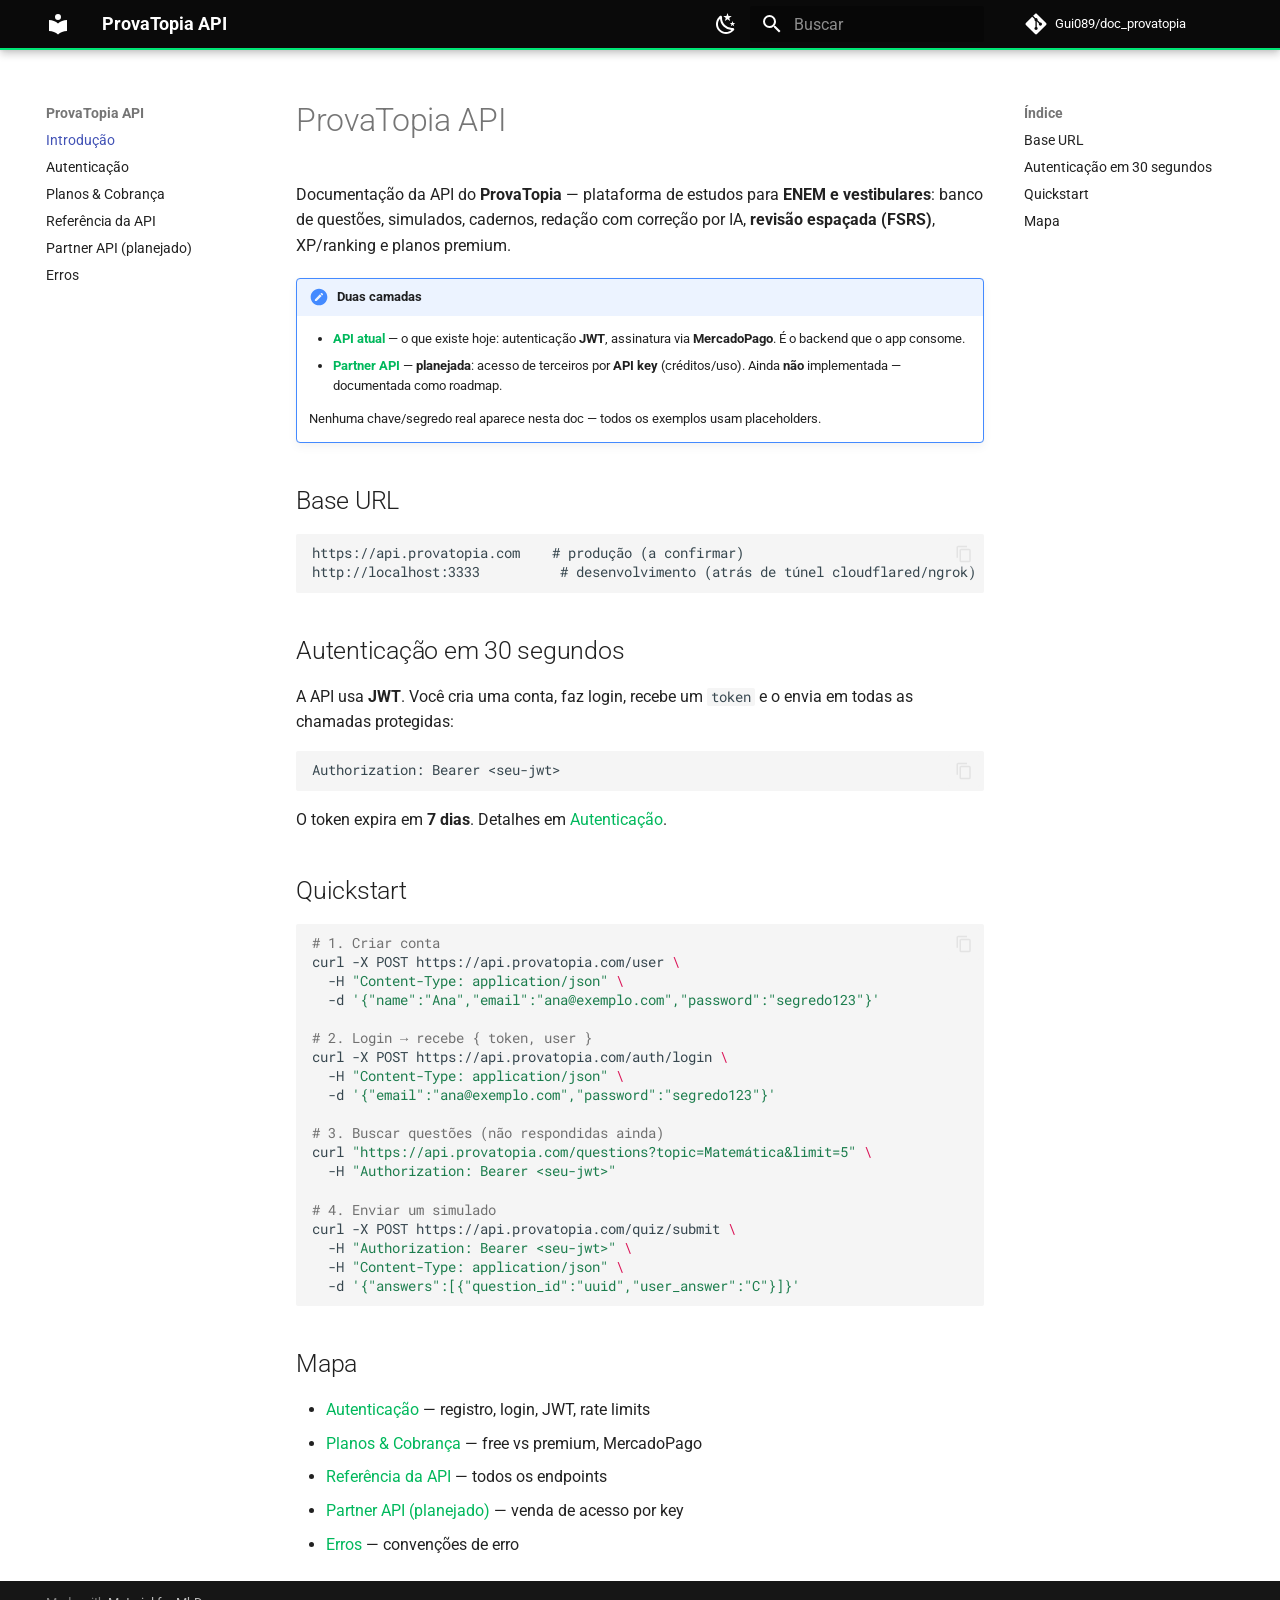
<file: index.html>
<!doctype html>
<html lang="pt" class="no-js">
  <head>
    
      <meta charset="utf-8">
      <meta name="viewport" content="width=device-width,initial-scale=1">
      
        <meta name="description" content="Documentação da API do ProvaTopia — exibir e gerar questões, com cobrança por uso.">
      
      
      
        <link rel="canonical" href="https://gui089.github.io/doc_provatopia/">
      
      
      
        <link rel="next" href="authentication/">
      
      
        
      
      
      <link rel="icon" href="assets/images/favicon.png">
      <meta name="generator" content="mkdocs-1.6.1, mkdocs-material-9.7.7">
    
    
      
        <title>ProvaTopia API</title>
      
    
    
      <link rel="stylesheet" href="assets/stylesheets/main.ec1eaa64.min.css">
      
        
        <link rel="stylesheet" href="assets/stylesheets/palette.ab4e12ef.min.css">
      
      


    
    
      
    
    
      
        
        
        <link rel="preconnect" href="https://fonts.gstatic.com" crossorigin>
        <link rel="stylesheet" href="https://fonts.googleapis.com/css?family=Roboto:300,300i,400,400i,700,700i%7CRoboto+Mono:400,400i,700,700i&display=fallback">
        <style>:root{--md-text-font:"Roboto";--md-code-font:"Roboto Mono"}</style>
      
    
    
      <link rel="stylesheet" href="stylesheets/extra.css">
    
    <script>__md_scope=new URL(".",location),__md_hash=e=>[...e].reduce(((e,_)=>(e<<5)-e+_.charCodeAt(0)),0),__md_get=(e,_=localStorage,t=__md_scope)=>JSON.parse(_.getItem(t.pathname+"."+e)),__md_set=(e,_,t=localStorage,a=__md_scope)=>{try{t.setItem(a.pathname+"."+e,JSON.stringify(_))}catch(e){}}</script>
    
      

    
    
  </head>
  
  
    
    
      
    
    
    
    
    <body dir="ltr" data-md-color-scheme="default" data-md-color-primary="black" data-md-color-accent="green">
  
    
    <input class="md-toggle" data-md-toggle="drawer" type="checkbox" id="__drawer" autocomplete="off">
    <input class="md-toggle" data-md-toggle="search" type="checkbox" id="__search" autocomplete="off">
    <label class="md-overlay" for="__drawer"></label>
    <div data-md-component="skip">
      
        
        <a href="#provatopia-api" class="md-skip">
          Pular para conteúdo
        </a>
      
    </div>
    <div data-md-component="announce">
      
    </div>
    
    
      

  

<header class="md-header md-header--shadow" data-md-component="header">
  <nav class="md-header__inner md-grid" aria-label="Cabeçalho">
    <a href="." title="ProvaTopia API" class="md-header__button md-logo" aria-label="ProvaTopia API" data-md-component="logo">
      
  
  <svg xmlns="http://www.w3.org/2000/svg" viewBox="0 0 24 24"><path d="M12 8a3 3 0 0 0 3-3 3 3 0 0 0-3-3 3 3 0 0 0-3 3 3 3 0 0 0 3 3m0 3.54C9.64 9.35 6.5 8 3 8v11c3.5 0 6.64 1.35 9 3.54 2.36-2.19 5.5-3.54 9-3.54V8c-3.5 0-6.64 1.35-9 3.54"/></svg>

    </a>
    <label class="md-header__button md-icon" for="__drawer">
      
      <svg xmlns="http://www.w3.org/2000/svg" viewBox="0 0 24 24"><path d="M3 6h18v2H3zm0 5h18v2H3zm0 5h18v2H3z"/></svg>
    </label>
    <div class="md-header__title" data-md-component="header-title">
      <div class="md-header__ellipsis">
        <div class="md-header__topic">
          <span class="md-ellipsis">
            ProvaTopia API
          </span>
        </div>
        <div class="md-header__topic" data-md-component="header-topic">
          <span class="md-ellipsis">
            
              Introdução
            
          </span>
        </div>
      </div>
    </div>
    
      
        <form class="md-header__option" data-md-component="palette">
  
    
    
    
    <input class="md-option" data-md-color-media="(prefers-color-scheme: light)" data-md-color-scheme="default" data-md-color-primary="black" data-md-color-accent="green"  aria-label="Modo escuro"  type="radio" name="__palette" id="__palette_0">
    
      <label class="md-header__button md-icon" title="Modo escuro" for="__palette_1" hidden>
        <svg xmlns="http://www.w3.org/2000/svg" viewBox="0 0 24 24"><path d="m17.75 4.09-2.53 1.94.91 3.06-2.63-1.81-2.63 1.81.91-3.06-2.53-1.94L12.44 4l1.06-3 1.06 3zm3.5 6.91-1.64 1.25.59 1.98-1.7-1.17-1.7 1.17.59-1.98L15.75 11l2.06-.05L18.5 9l.69 1.95zm-2.28 4.95c.83-.08 1.72 1.1 1.19 1.85-.32.45-.66.87-1.08 1.27C15.17 23 8.84 23 4.94 19.07c-3.91-3.9-3.91-10.24 0-14.14.4-.4.82-.76 1.27-1.08.75-.53 1.93.36 1.85 1.19-.27 2.86.69 5.83 2.89 8.02a9.96 9.96 0 0 0 8.02 2.89m-1.64 2.02a12.08 12.08 0 0 1-7.8-3.47c-2.17-2.19-3.33-5-3.49-7.82-2.81 3.14-2.7 7.96.31 10.98 3.02 3.01 7.84 3.12 10.98.31"/></svg>
      </label>
    
  
    
    
    
    <input class="md-option" data-md-color-media="(prefers-color-scheme: dark)" data-md-color-scheme="slate" data-md-color-primary="black" data-md-color-accent="green"  aria-label="Modo claro"  type="radio" name="__palette" id="__palette_1">
    
      <label class="md-header__button md-icon" title="Modo claro" for="__palette_0" hidden>
        <svg xmlns="http://www.w3.org/2000/svg" viewBox="0 0 24 24"><path d="M12 7a5 5 0 0 1 5 5 5 5 0 0 1-5 5 5 5 0 0 1-5-5 5 5 0 0 1 5-5m0 2a3 3 0 0 0-3 3 3 3 0 0 0 3 3 3 3 0 0 0 3-3 3 3 0 0 0-3-3m0-7 2.39 3.42C13.65 5.15 12.84 5 12 5s-1.65.15-2.39.42zM3.34 7l4.16-.35A7.2 7.2 0 0 0 5.94 8.5c-.44.74-.69 1.5-.83 2.29zm.02 10 1.76-3.77a7.131 7.131 0 0 0 2.38 4.14zM20.65 7l-1.77 3.79a7.02 7.02 0 0 0-2.38-4.15zm-.01 10-4.14.36c.59-.51 1.12-1.14 1.54-1.86.42-.73.69-1.5.83-2.29zM12 22l-2.41-3.44c.74.27 1.55.44 2.41.44.82 0 1.63-.17 2.37-.44z"/></svg>
      </label>
    
  
</form>
      
    
    
      <script>var palette=__md_get("__palette");if(palette&&palette.color){if("(prefers-color-scheme)"===palette.color.media){var media=matchMedia("(prefers-color-scheme: light)"),input=document.querySelector(media.matches?"[data-md-color-media='(prefers-color-scheme: light)']":"[data-md-color-media='(prefers-color-scheme: dark)']");palette.color.media=input.getAttribute("data-md-color-media"),palette.color.scheme=input.getAttribute("data-md-color-scheme"),palette.color.primary=input.getAttribute("data-md-color-primary"),palette.color.accent=input.getAttribute("data-md-color-accent")}for(var[key,value]of Object.entries(palette.color))document.body.setAttribute("data-md-color-"+key,value)}</script>
    
    
    
      
      
        <label class="md-header__button md-icon" for="__search">
          
          <svg xmlns="http://www.w3.org/2000/svg" viewBox="0 0 24 24"><path d="M9.5 3A6.5 6.5 0 0 1 16 9.5c0 1.61-.59 3.09-1.56 4.23l.27.27h.79l5 5-1.5 1.5-5-5v-.79l-.27-.27A6.52 6.52 0 0 1 9.5 16 6.5 6.5 0 0 1 3 9.5 6.5 6.5 0 0 1 9.5 3m0 2C7 5 5 7 5 9.5S7 14 9.5 14 14 12 14 9.5 12 5 9.5 5"/></svg>
        </label>
        <div class="md-search" data-md-component="search" role="dialog">
  <label class="md-search__overlay" for="__search"></label>
  <div class="md-search__inner" role="search">
    <form class="md-search__form" name="search">
      <input type="text" class="md-search__input" name="query" aria-label="Buscar" placeholder="Buscar" autocapitalize="off" autocorrect="off" autocomplete="off" spellcheck="false" data-md-component="search-query" required>
      <label class="md-search__icon md-icon" for="__search">
        
        <svg xmlns="http://www.w3.org/2000/svg" viewBox="0 0 24 24"><path d="M9.5 3A6.5 6.5 0 0 1 16 9.5c0 1.61-.59 3.09-1.56 4.23l.27.27h.79l5 5-1.5 1.5-5-5v-.79l-.27-.27A6.52 6.52 0 0 1 9.5 16 6.5 6.5 0 0 1 3 9.5 6.5 6.5 0 0 1 9.5 3m0 2C7 5 5 7 5 9.5S7 14 9.5 14 14 12 14 9.5 12 5 9.5 5"/></svg>
        
        <svg xmlns="http://www.w3.org/2000/svg" viewBox="0 0 24 24"><path d="M20 11v2H8l5.5 5.5-1.42 1.42L4.16 12l7.92-7.92L13.5 5.5 8 11z"/></svg>
      </label>
      <nav class="md-search__options" aria-label="Pesquisar">
        
        <button type="reset" class="md-search__icon md-icon" title="Limpar" aria-label="Limpar" tabindex="-1">
          
          <svg xmlns="http://www.w3.org/2000/svg" viewBox="0 0 24 24"><path d="M19 6.41 17.59 5 12 10.59 6.41 5 5 6.41 10.59 12 5 17.59 6.41 19 12 13.41 17.59 19 19 17.59 13.41 12z"/></svg>
        </button>
      </nav>
      
        <div class="md-search__suggest" data-md-component="search-suggest"></div>
      
    </form>
    <div class="md-search__output">
      <div class="md-search__scrollwrap" tabindex="0" data-md-scrollfix>
        <div class="md-search-result" data-md-component="search-result">
          <div class="md-search-result__meta">
            Inicializando busca
          </div>
          <ol class="md-search-result__list" role="presentation"></ol>
        </div>
      </div>
    </div>
  </div>
</div>
      
    
    
      <div class="md-header__source">
        <a href="https://github.com/Gui089/doc_provatopia" title="Ir para repositório" class="md-source" data-md-component="source">
  <div class="md-source__icon md-icon">
    
    <svg xmlns="http://www.w3.org/2000/svg" viewBox="0 0 448 512"><!--! Font Awesome Free 7.1.0 by @fontawesome - https://fontawesome.com License - https://fontawesome.com/license/free (Icons: CC BY 4.0, Fonts: SIL OFL 1.1, Code: MIT License) Copyright 2025 Fonticons, Inc.--><path d="M439.6 236.1 244 40.5c-5.4-5.5-12.8-8.5-20.4-8.5s-15 3-20.4 8.4L162.5 81l51.5 51.5c27.1-9.1 52.7 16.8 43.4 43.7l49.7 49.7c34.2-11.8 61.2 31 35.5 56.7-26.5 26.5-70.2-2.9-56-37.3L240.3 199v121.9c25.3 12.5 22.3 41.8 9.1 55-6.4 6.4-15.2 10.1-24.3 10.1s-17.8-3.6-24.3-10.1c-17.6-17.6-11.1-46.9 11.2-56v-123c-20.8-8.5-24.6-30.7-18.6-45L142.6 101 8.5 235.1C3 240.6 0 247.9 0 255.5s3 15 8.5 20.4l195.6 195.7c5.4 5.4 12.7 8.4 20.4 8.4s15-3 20.4-8.4l194.7-194.7c5.4-5.4 8.4-12.8 8.4-20.4s-3-15-8.4-20.4"/></svg>
  </div>
  <div class="md-source__repository">
    Gui089/doc_provatopia
  </div>
</a>
      </div>
    
  </nav>
  
</header>
    
    <div class="md-container" data-md-component="container">
      
      
        
          
        
      
      <main class="md-main" data-md-component="main">
        <div class="md-main__inner md-grid">
          
            
              
              <div class="md-sidebar md-sidebar--primary" data-md-component="sidebar" data-md-type="navigation" >
                <div class="md-sidebar__scrollwrap">
                  <div class="md-sidebar__inner">
                    



<nav class="md-nav md-nav--primary" aria-label="Navegação" data-md-level="0">
  <label class="md-nav__title" for="__drawer">
    <a href="." title="ProvaTopia API" class="md-nav__button md-logo" aria-label="ProvaTopia API" data-md-component="logo">
      
  
  <svg xmlns="http://www.w3.org/2000/svg" viewBox="0 0 24 24"><path d="M12 8a3 3 0 0 0 3-3 3 3 0 0 0-3-3 3 3 0 0 0-3 3 3 3 0 0 0 3 3m0 3.54C9.64 9.35 6.5 8 3 8v11c3.5 0 6.64 1.35 9 3.54 2.36-2.19 5.5-3.54 9-3.54V8c-3.5 0-6.64 1.35-9 3.54"/></svg>

    </a>
    ProvaTopia API
  </label>
  
    <div class="md-nav__source">
      <a href="https://github.com/Gui089/doc_provatopia" title="Ir para repositório" class="md-source" data-md-component="source">
  <div class="md-source__icon md-icon">
    
    <svg xmlns="http://www.w3.org/2000/svg" viewBox="0 0 448 512"><!--! Font Awesome Free 7.1.0 by @fontawesome - https://fontawesome.com License - https://fontawesome.com/license/free (Icons: CC BY 4.0, Fonts: SIL OFL 1.1, Code: MIT License) Copyright 2025 Fonticons, Inc.--><path d="M439.6 236.1 244 40.5c-5.4-5.5-12.8-8.5-20.4-8.5s-15 3-20.4 8.4L162.5 81l51.5 51.5c27.1-9.1 52.7 16.8 43.4 43.7l49.7 49.7c34.2-11.8 61.2 31 35.5 56.7-26.5 26.5-70.2-2.9-56-37.3L240.3 199v121.9c25.3 12.5 22.3 41.8 9.1 55-6.4 6.4-15.2 10.1-24.3 10.1s-17.8-3.6-24.3-10.1c-17.6-17.6-11.1-46.9 11.2-56v-123c-20.8-8.5-24.6-30.7-18.6-45L142.6 101 8.5 235.1C3 240.6 0 247.9 0 255.5s3 15 8.5 20.4l195.6 195.7c5.4 5.4 12.7 8.4 20.4 8.4s15-3 20.4-8.4l194.7-194.7c5.4-5.4 8.4-12.8 8.4-20.4s-3-15-8.4-20.4"/></svg>
  </div>
  <div class="md-source__repository">
    Gui089/doc_provatopia
  </div>
</a>
    </div>
  
  <ul class="md-nav__list" data-md-scrollfix>
    
      
      
  
  
    
  
  
  
    <li class="md-nav__item md-nav__item--active">
      
      <input class="md-nav__toggle md-toggle" type="checkbox" id="__toc">
      
      
        
      
      
        <label class="md-nav__link md-nav__link--active" for="__toc">
          
  
  
  <span class="md-ellipsis">
    
  
    Introdução
  

    
  </span>
  
  

          <span class="md-nav__icon md-icon"></span>
        </label>
      
      <a href="." class="md-nav__link md-nav__link--active">
        
  
  
  <span class="md-ellipsis">
    
  
    Introdução
  

    
  </span>
  
  

      </a>
      
        

<nav class="md-nav md-nav--secondary" aria-label="Índice">
  
  
  
    
  
  
    <label class="md-nav__title" for="__toc">
      <span class="md-nav__icon md-icon"></span>
      Índice
    </label>
    <ul class="md-nav__list" data-md-component="toc" data-md-scrollfix>
      
        <li class="md-nav__item">
  <a href="#base-url" class="md-nav__link">
    <span class="md-ellipsis">
      
        Base URL
      
    </span>
  </a>
  
</li>
      
        <li class="md-nav__item">
  <a href="#autenticacao-em-30-segundos" class="md-nav__link">
    <span class="md-ellipsis">
      
        Autenticação em 30 segundos
      
    </span>
  </a>
  
</li>
      
        <li class="md-nav__item">
  <a href="#quickstart" class="md-nav__link">
    <span class="md-ellipsis">
      
        Quickstart
      
    </span>
  </a>
  
</li>
      
        <li class="md-nav__item">
  <a href="#mapa" class="md-nav__link">
    <span class="md-ellipsis">
      
        Mapa
      
    </span>
  </a>
  
</li>
      
    </ul>
  
</nav>
      
    </li>
  

    
      
      
  
  
  
  
    <li class="md-nav__item">
      <a href="authentication/" class="md-nav__link">
        
  
  
  <span class="md-ellipsis">
    
  
    Autenticação
  

    
  </span>
  
  

      </a>
    </li>
  

    
      
      
  
  
  
  
    <li class="md-nav__item">
      <a href="plans-billing/" class="md-nav__link">
        
  
  
  <span class="md-ellipsis">
    
  
    Planos & Cobrança
  

    
  </span>
  
  

      </a>
    </li>
  

    
      
      
  
  
  
  
    <li class="md-nav__item">
      <a href="api-reference/" class="md-nav__link">
        
  
  
  <span class="md-ellipsis">
    
  
    Referência da API
  

    
  </span>
  
  

      </a>
    </li>
  

    
      
      
  
  
  
  
    <li class="md-nav__item">
      <a href="partner-api/" class="md-nav__link">
        
  
  
  <span class="md-ellipsis">
    
  
    Partner API (planejado)
  

    
  </span>
  
  

      </a>
    </li>
  

    
      
      
  
  
  
  
    <li class="md-nav__item">
      <a href="errors/" class="md-nav__link">
        
  
  
  <span class="md-ellipsis">
    
  
    Erros
  

    
  </span>
  
  

      </a>
    </li>
  

    
  </ul>
</nav>
                  </div>
                </div>
              </div>
            
            
              
              <div class="md-sidebar md-sidebar--secondary" data-md-component="sidebar" data-md-type="toc" >
                <div class="md-sidebar__scrollwrap">
                  <div class="md-sidebar__inner">
                    

<nav class="md-nav md-nav--secondary" aria-label="Índice">
  
  
  
    
  
  
    <label class="md-nav__title" for="__toc">
      <span class="md-nav__icon md-icon"></span>
      Índice
    </label>
    <ul class="md-nav__list" data-md-component="toc" data-md-scrollfix>
      
        <li class="md-nav__item">
  <a href="#base-url" class="md-nav__link">
    <span class="md-ellipsis">
      
        Base URL
      
    </span>
  </a>
  
</li>
      
        <li class="md-nav__item">
  <a href="#autenticacao-em-30-segundos" class="md-nav__link">
    <span class="md-ellipsis">
      
        Autenticação em 30 segundos
      
    </span>
  </a>
  
</li>
      
        <li class="md-nav__item">
  <a href="#quickstart" class="md-nav__link">
    <span class="md-ellipsis">
      
        Quickstart
      
    </span>
  </a>
  
</li>
      
        <li class="md-nav__item">
  <a href="#mapa" class="md-nav__link">
    <span class="md-ellipsis">
      
        Mapa
      
    </span>
  </a>
  
</li>
      
    </ul>
  
</nav>
                  </div>
                </div>
              </div>
            
          
          
            <div class="md-content" data-md-component="content">
              
              <article class="md-content__inner md-typeset">
                
                  


  
  


<h1 id="provatopia-api">ProvaTopia API</h1>
<p>Documentação da API do <strong>ProvaTopia</strong> — plataforma de estudos para <strong>ENEM e vestibulares</strong>: banco de questões, simulados, cadernos, redação com correção por IA, <strong>revisão espaçada (FSRS)</strong>, XP/ranking e planos premium.</p>
<div class="admonition note">
<p class="admonition-title">Duas camadas</p>
<ul>
<li><strong><a href="api-reference/">API atual</a></strong> — o que existe hoje: autenticação <strong>JWT</strong>, assinatura via <strong>MercadoPago</strong>. É o backend que o app consome.</li>
<li><strong><a href="partner-api/">Partner API</a></strong> — <strong>planejada</strong>: acesso de terceiros por <strong>API key</strong> (créditos/uso). Ainda <strong>não</strong> implementada — documentada como roadmap.</li>
</ul>
<p>Nenhuma chave/segredo real aparece nesta doc — todos os exemplos usam placeholders.</p>
</div>
<h2 id="base-url">Base URL</h2>
<div class="highlight"><pre><span></span><code>https://api.provatopia.com    # produção (a confirmar)
http://localhost:3333          # desenvolvimento (atrás de túnel cloudflared/ngrok)
</code></pre></div>
<h2 id="autenticacao-em-30-segundos">Autenticação em 30 segundos</h2>
<p>A API usa <strong>JWT</strong>. Você cria uma conta, faz login, recebe um <code>token</code> e o envia em todas as chamadas protegidas:</p>
<div class="highlight"><pre><span></span><code>Authorization: Bearer &lt;seu-jwt&gt;
</code></pre></div>
<p>O token expira em <strong>7 dias</strong>. Detalhes em <a href="authentication/">Autenticação</a>.</p>
<h2 id="quickstart">Quickstart</h2>
<div class="highlight"><pre><span></span><code><span class="c1"># 1. Criar conta</span>
curl<span class="w"> </span>-X<span class="w"> </span>POST<span class="w"> </span>https://api.provatopia.com/user<span class="w"> </span><span class="se">\</span>
<span class="w">  </span>-H<span class="w"> </span><span class="s2">&quot;Content-Type: application/json&quot;</span><span class="w"> </span><span class="se">\</span>
<span class="w">  </span>-d<span class="w"> </span><span class="s1">&#39;{&quot;name&quot;:&quot;Ana&quot;,&quot;email&quot;:&quot;ana@exemplo.com&quot;,&quot;password&quot;:&quot;segredo123&quot;}&#39;</span>

<span class="c1"># 2. Login → recebe { token, user }</span>
curl<span class="w"> </span>-X<span class="w"> </span>POST<span class="w"> </span>https://api.provatopia.com/auth/login<span class="w"> </span><span class="se">\</span>
<span class="w">  </span>-H<span class="w"> </span><span class="s2">&quot;Content-Type: application/json&quot;</span><span class="w"> </span><span class="se">\</span>
<span class="w">  </span>-d<span class="w"> </span><span class="s1">&#39;{&quot;email&quot;:&quot;ana@exemplo.com&quot;,&quot;password&quot;:&quot;segredo123&quot;}&#39;</span>

<span class="c1"># 3. Buscar questões (não respondidas ainda)</span>
curl<span class="w"> </span><span class="s2">&quot;https://api.provatopia.com/questions?topic=Matemática&amp;limit=5&quot;</span><span class="w"> </span><span class="se">\</span>
<span class="w">  </span>-H<span class="w"> </span><span class="s2">&quot;Authorization: Bearer &lt;seu-jwt&gt;&quot;</span>

<span class="c1"># 4. Enviar um simulado</span>
curl<span class="w"> </span>-X<span class="w"> </span>POST<span class="w"> </span>https://api.provatopia.com/quiz/submit<span class="w"> </span><span class="se">\</span>
<span class="w">  </span>-H<span class="w"> </span><span class="s2">&quot;Authorization: Bearer &lt;seu-jwt&gt;&quot;</span><span class="w"> </span><span class="se">\</span>
<span class="w">  </span>-H<span class="w"> </span><span class="s2">&quot;Content-Type: application/json&quot;</span><span class="w"> </span><span class="se">\</span>
<span class="w">  </span>-d<span class="w"> </span><span class="s1">&#39;{&quot;answers&quot;:[{&quot;question_id&quot;:&quot;uuid&quot;,&quot;user_answer&quot;:&quot;C&quot;}]}&#39;</span>
</code></pre></div>
<h2 id="mapa">Mapa</h2>
<ul>
<li><a href="authentication/">Autenticação</a> — registro, login, JWT, rate limits</li>
<li><a href="plans-billing/">Planos &amp; Cobrança</a> — free vs premium, MercadoPago</li>
<li><a href="api-reference/">Referência da API</a> — todos os endpoints</li>
<li><a href="partner-api/">Partner API (planejado)</a> — venda de acesso por key</li>
<li><a href="errors/">Erros</a> — convenções de erro</li>
</ul>












                
              </article>
            </div>
          
          
<script>var target=document.getElementById(location.hash.slice(1));target&&target.name&&(target.checked=target.name.startsWith("__tabbed_"))</script>
        </div>
        
          <button type="button" class="md-top md-icon" data-md-component="top" hidden>
  
  <svg xmlns="http://www.w3.org/2000/svg" viewBox="0 0 24 24"><path d="M13 20h-2V8l-5.5 5.5-1.42-1.42L12 4.16l7.92 7.92-1.42 1.42L13 8z"/></svg>
  Voltar para o topo
</button>
        
      </main>
      
        <footer class="md-footer">
  
  <div class="md-footer-meta md-typeset">
    <div class="md-footer-meta__inner md-grid">
      <div class="md-copyright">
  
  
    Made with
    <a href="https://squidfunk.github.io/mkdocs-material/" target="_blank" rel="noopener">
      Material for MkDocs
    </a>
  
</div>
      
    </div>
  </div>
</footer>
      
    </div>
    <div class="md-dialog" data-md-component="dialog">
      <div class="md-dialog__inner md-typeset"></div>
    </div>
    
    
    
      
      
      <script id="__config" type="application/json">{"annotate": null, "base": ".", "features": ["navigation.sections", "navigation.top", "navigation.instant", "content.code.copy", "content.code.annotate", "search.suggest", "search.highlight"], "search": "assets/javascripts/workers/search.2c215733.min.js", "tags": null, "translations": {"clipboard.copied": "Copiado para \u00e1rea de transfer\u00eancia", "clipboard.copy": "Copiar para \u00e1rea de transfer\u00eancia", "search.result.more.one": "mais 1 nesta p\u00e1gina", "search.result.more.other": "# mais nesta p\u00e1gina", "search.result.none": "Nenhum documento encontrado", "search.result.one": "1 documento encontrado", "search.result.other": "# documentos encontrados", "search.result.placeholder": "Digite para iniciar a busca", "search.result.term.missing": "Ausente", "select.version": "Selecione a vers\u00e3o"}, "version": null}</script>
    
    
      <script src="assets/javascripts/bundle.d7400e89.min.js"></script>
      
    
  </body>
</html>
</file>
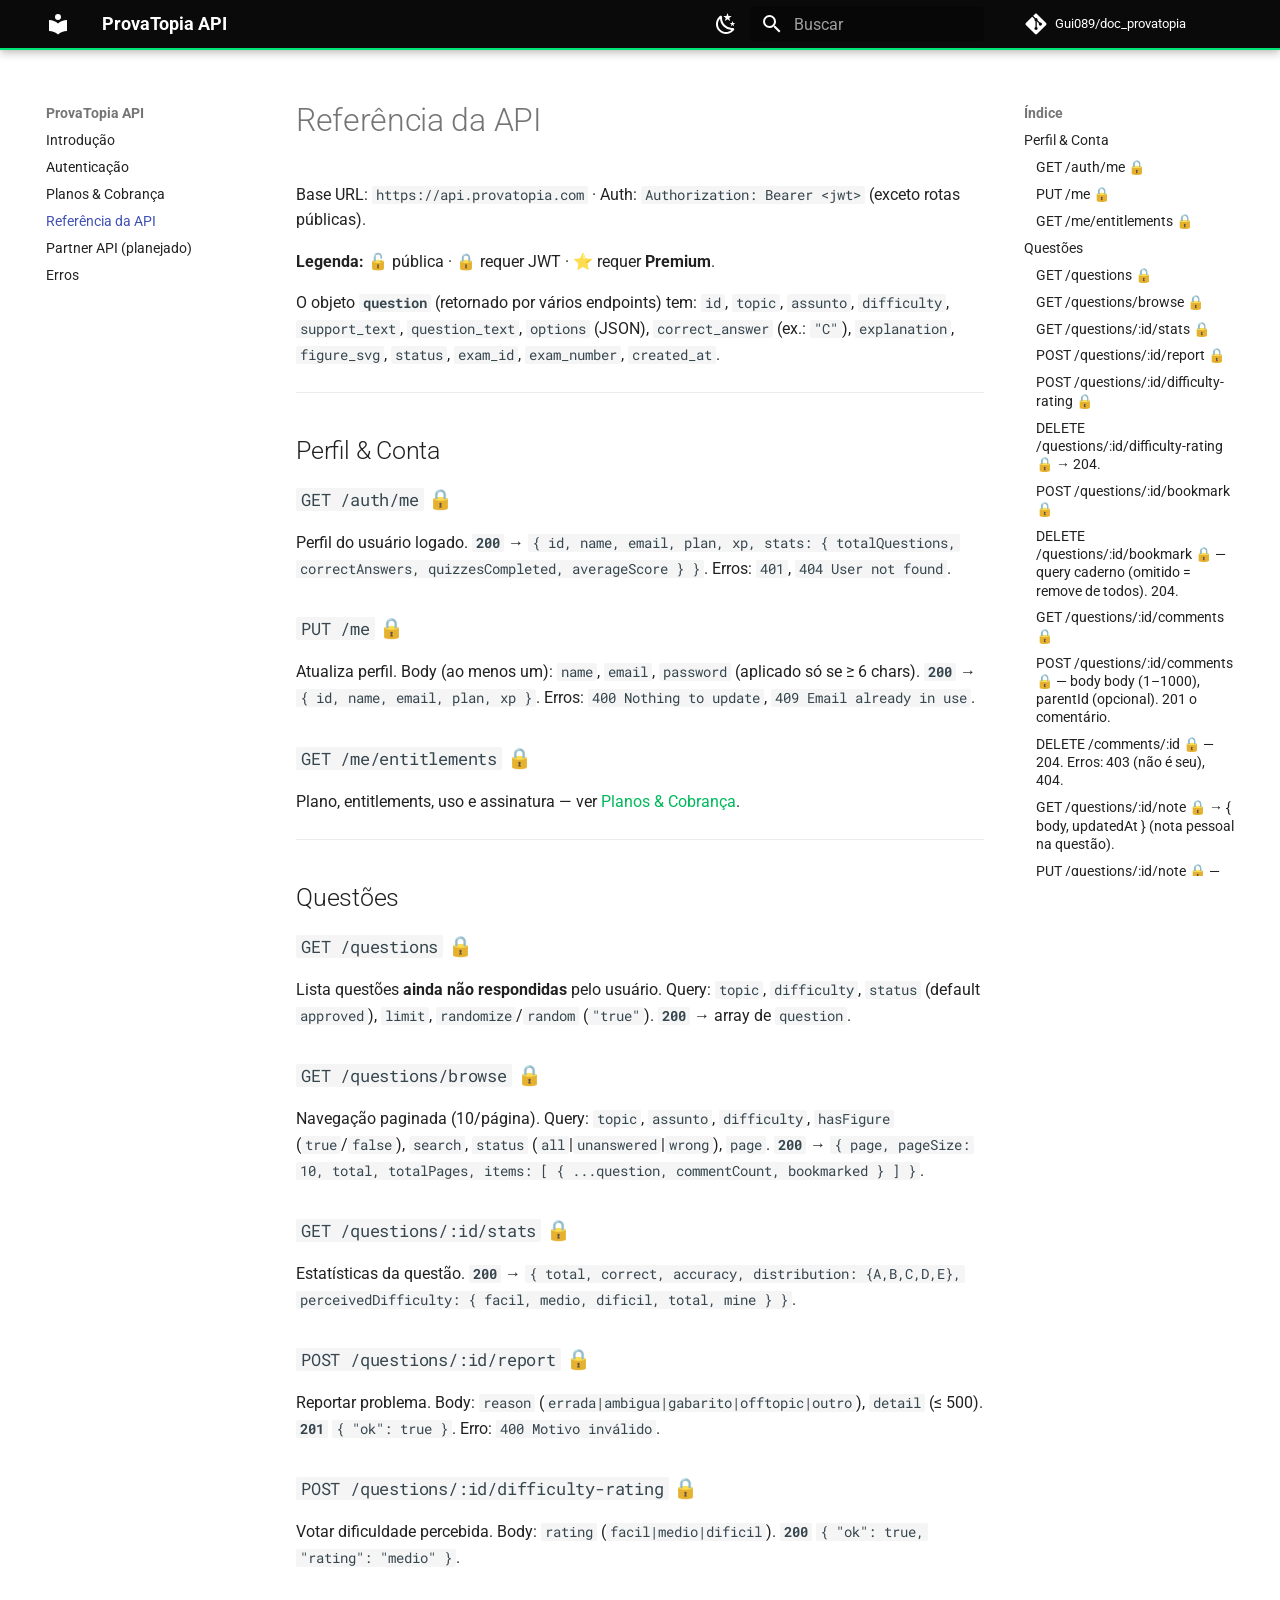
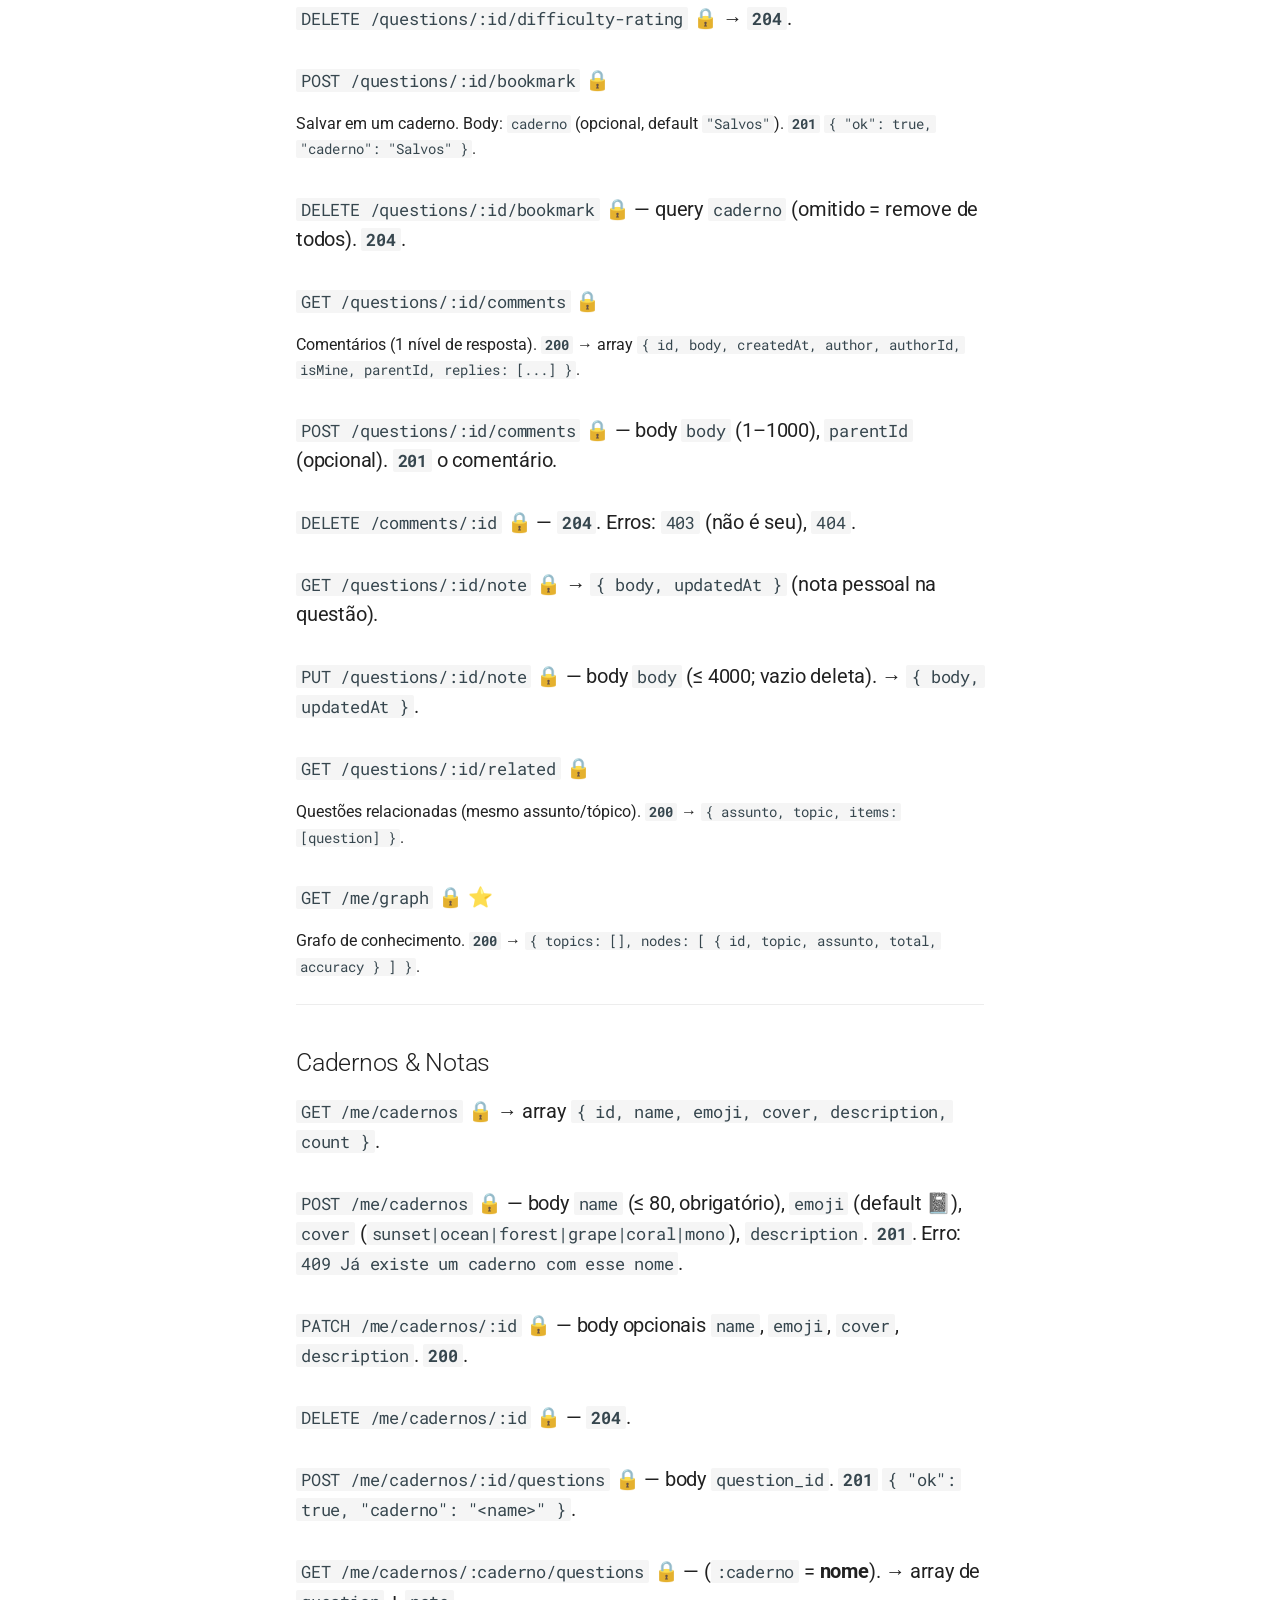
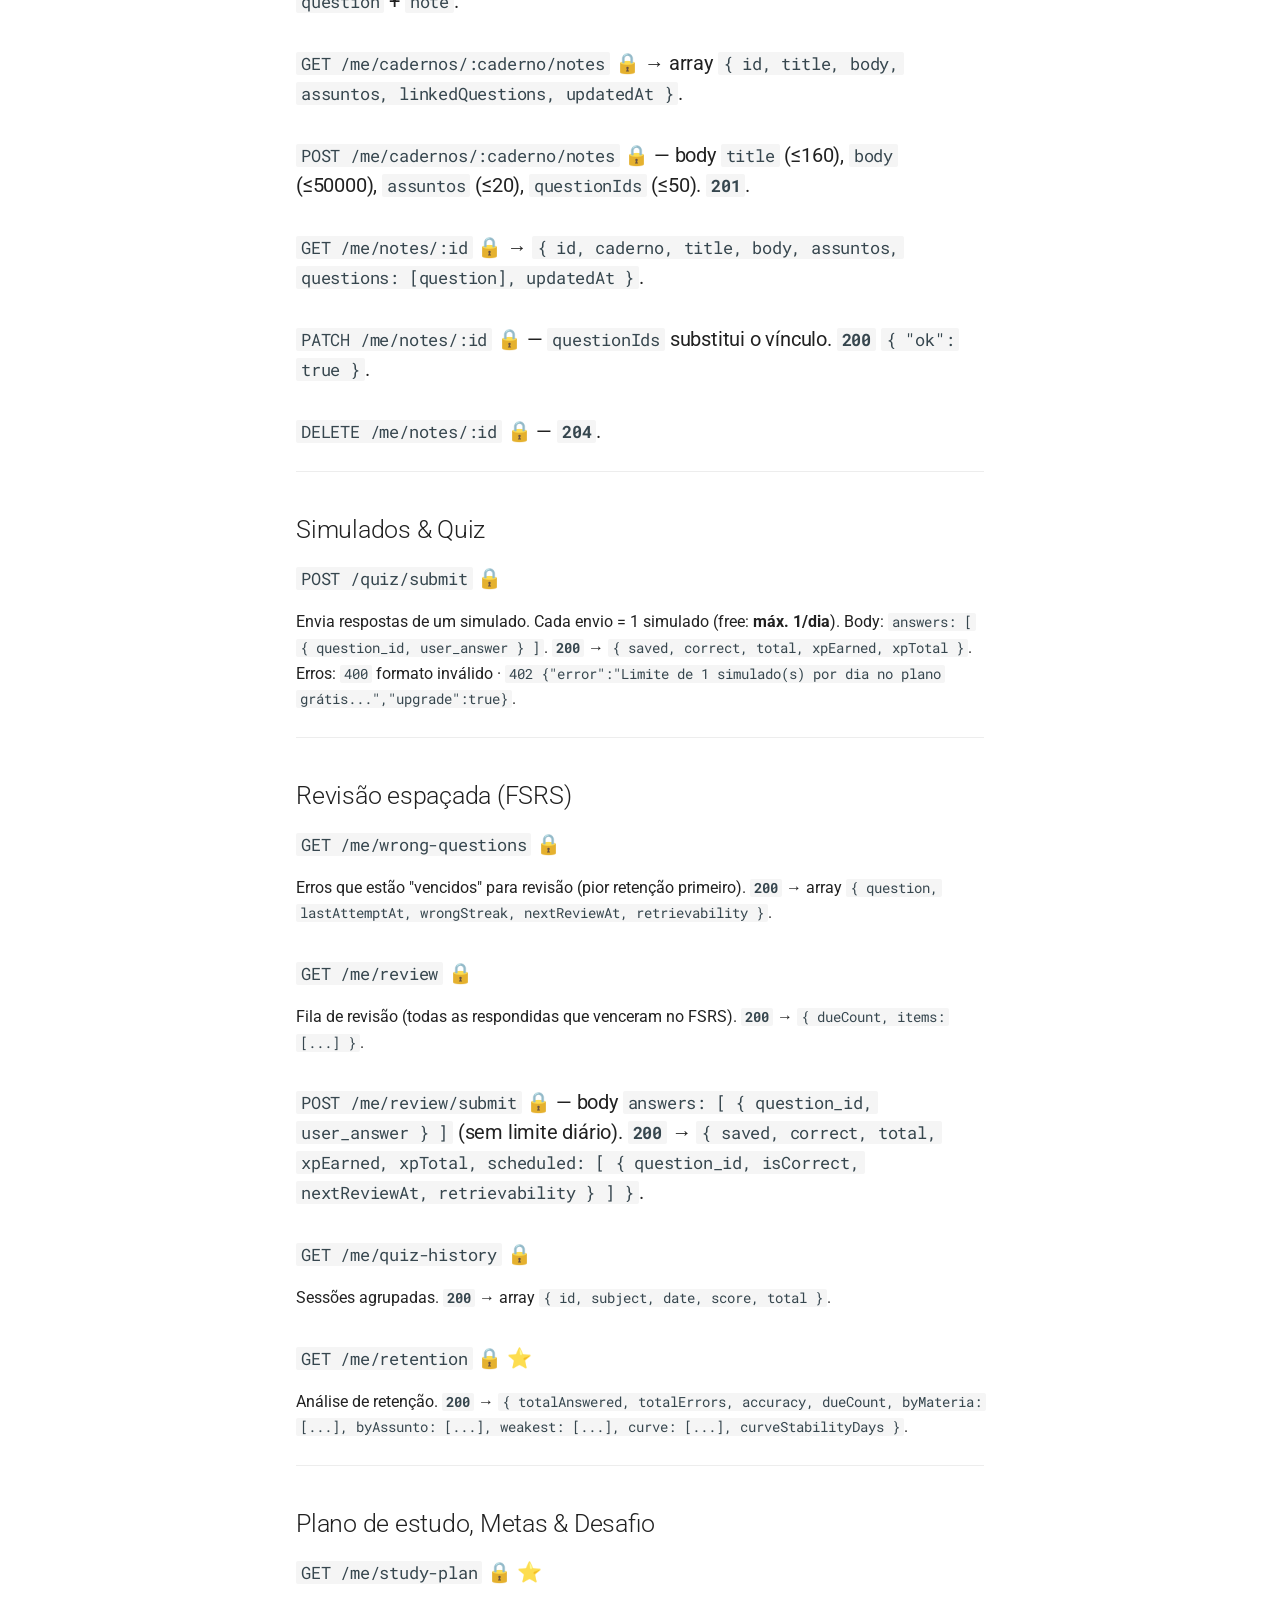
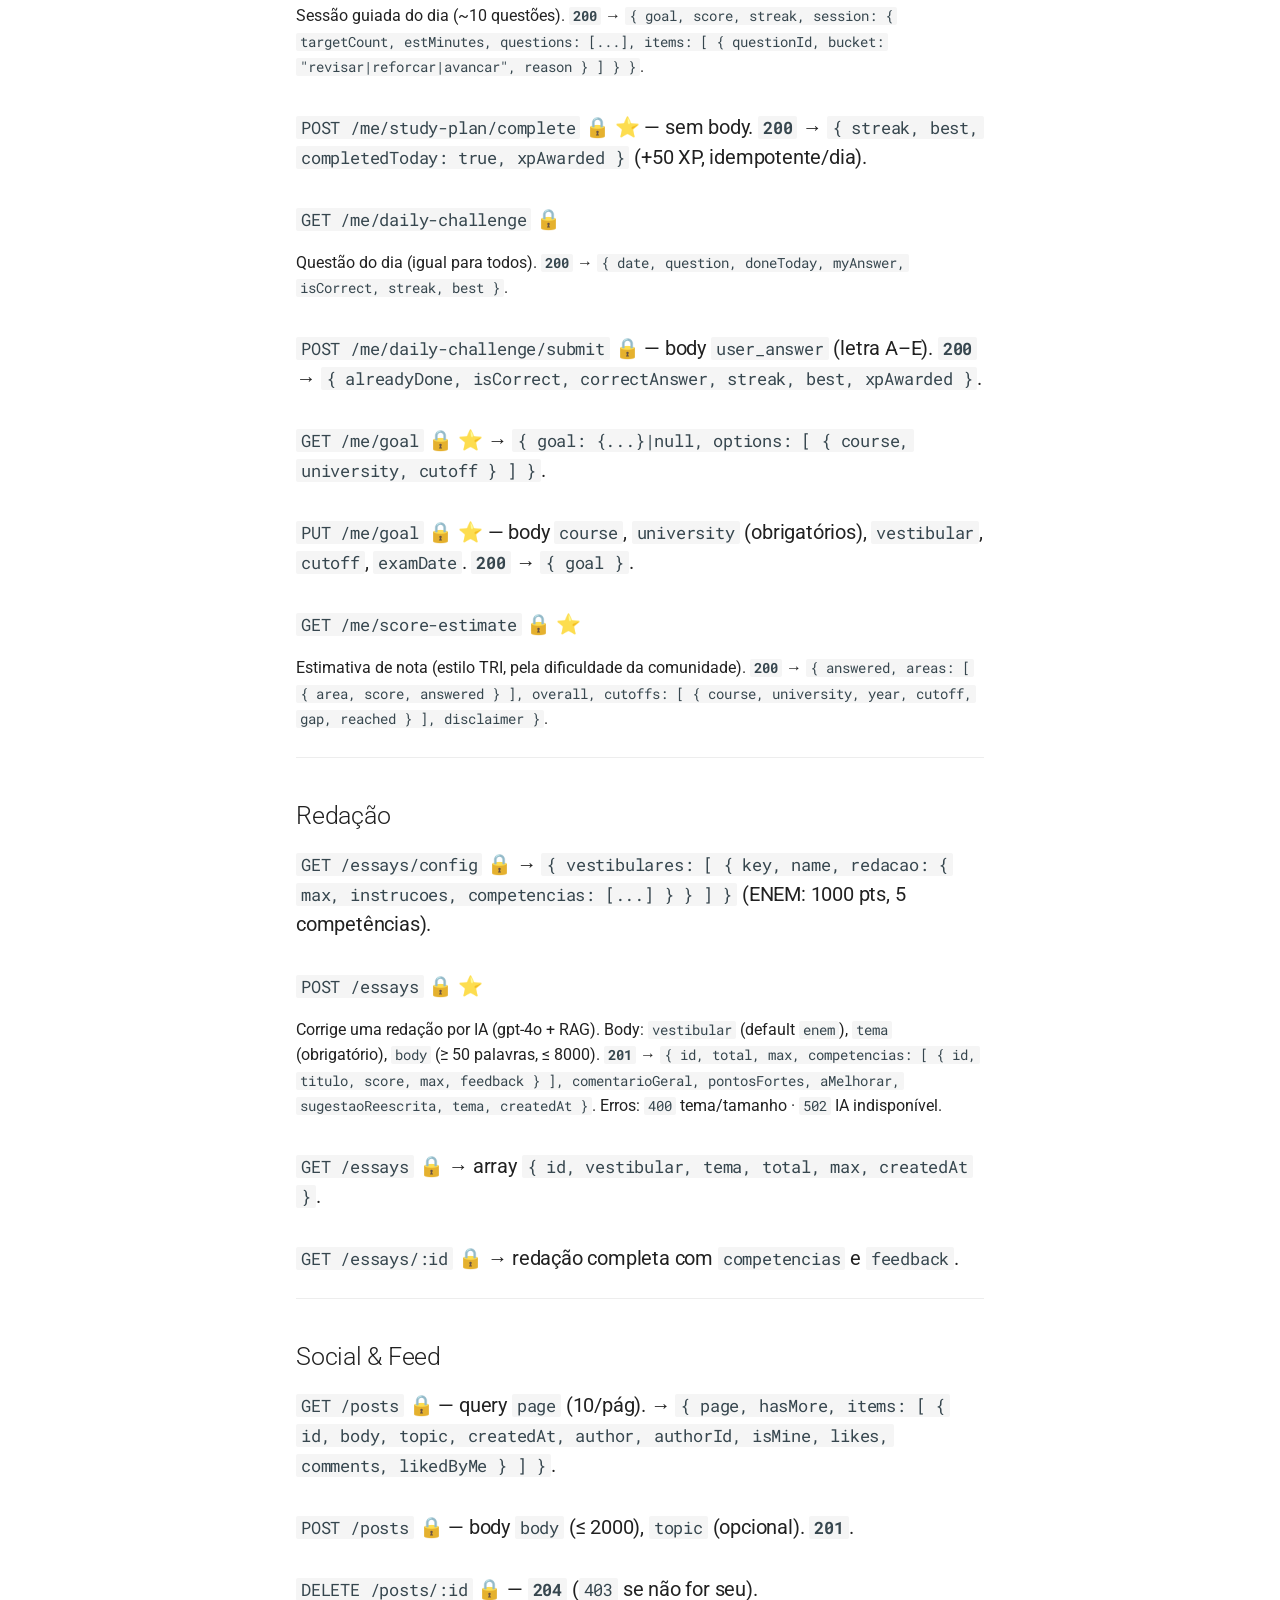
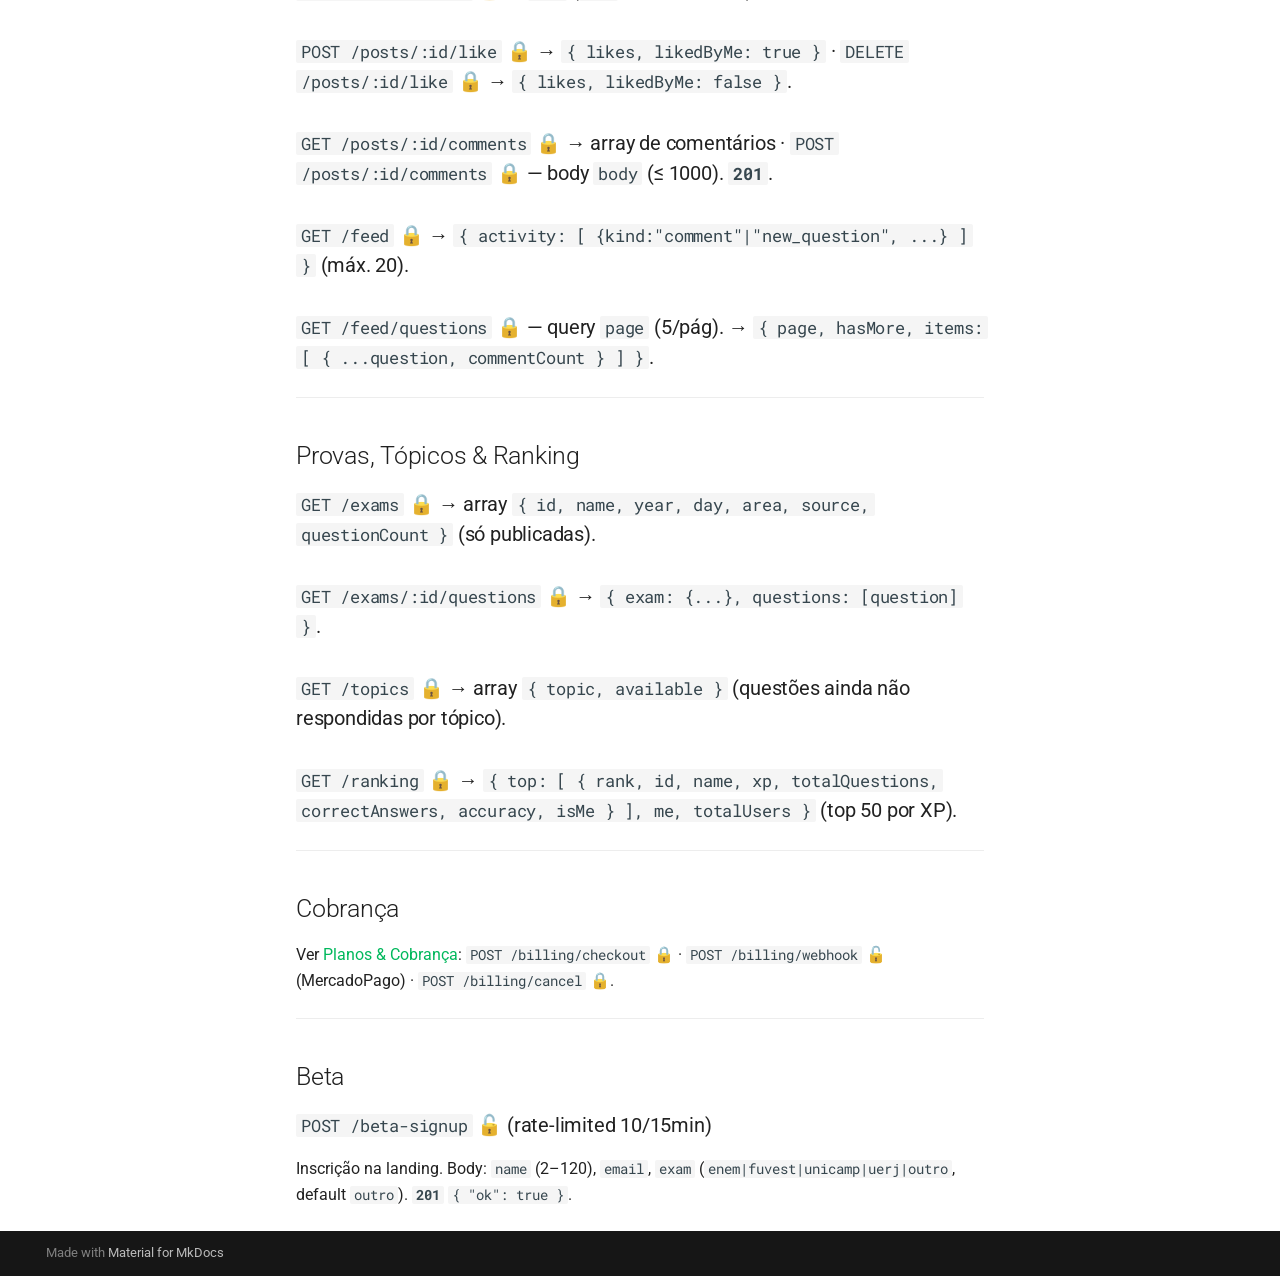
<file: api-reference/index.html>
<!doctype html>
<html lang="pt" class="no-js">
  <head>
    
      <meta charset="utf-8">
      <meta name="viewport" content="width=device-width,initial-scale=1">
      
        <meta name="description" content="Documentação da API do ProvaTopia — exibir e gerar questões, com cobrança por uso.">
      
      
      
        <link rel="canonical" href="https://gui089.github.io/doc_provatopia/api-reference/">
      
      
        <link rel="prev" href="../plans-billing/">
      
      
        <link rel="next" href="../partner-api/">
      
      
        
      
      
      <link rel="icon" href="../assets/images/favicon.png">
      <meta name="generator" content="mkdocs-1.6.1, mkdocs-material-9.7.7">
    
    
      
        <title>Referência da API - ProvaTopia API</title>
      
    
    
      <link rel="stylesheet" href="../assets/stylesheets/main.ec1eaa64.min.css">
      
        
        <link rel="stylesheet" href="../assets/stylesheets/palette.ab4e12ef.min.css">
      
      


    
    
      
    
    
      
        
        
        <link rel="preconnect" href="https://fonts.gstatic.com" crossorigin>
        <link rel="stylesheet" href="https://fonts.googleapis.com/css?family=Roboto:300,300i,400,400i,700,700i%7CRoboto+Mono:400,400i,700,700i&display=fallback">
        <style>:root{--md-text-font:"Roboto";--md-code-font:"Roboto Mono"}</style>
      
    
    
      <link rel="stylesheet" href="../stylesheets/extra.css">
    
    <script>__md_scope=new URL("..",location),__md_hash=e=>[...e].reduce(((e,_)=>(e<<5)-e+_.charCodeAt(0)),0),__md_get=(e,_=localStorage,t=__md_scope)=>JSON.parse(_.getItem(t.pathname+"."+e)),__md_set=(e,_,t=localStorage,a=__md_scope)=>{try{t.setItem(a.pathname+"."+e,JSON.stringify(_))}catch(e){}}</script>
    
      

    
    
  </head>
  
  
    
    
      
    
    
    
    
    <body dir="ltr" data-md-color-scheme="default" data-md-color-primary="black" data-md-color-accent="green">
  
    
    <input class="md-toggle" data-md-toggle="drawer" type="checkbox" id="__drawer" autocomplete="off">
    <input class="md-toggle" data-md-toggle="search" type="checkbox" id="__search" autocomplete="off">
    <label class="md-overlay" for="__drawer"></label>
    <div data-md-component="skip">
      
        
        <a href="#referencia-da-api" class="md-skip">
          Pular para conteúdo
        </a>
      
    </div>
    <div data-md-component="announce">
      
    </div>
    
    
      

  

<header class="md-header md-header--shadow" data-md-component="header">
  <nav class="md-header__inner md-grid" aria-label="Cabeçalho">
    <a href=".." title="ProvaTopia API" class="md-header__button md-logo" aria-label="ProvaTopia API" data-md-component="logo">
      
  
  <svg xmlns="http://www.w3.org/2000/svg" viewBox="0 0 24 24"><path d="M12 8a3 3 0 0 0 3-3 3 3 0 0 0-3-3 3 3 0 0 0-3 3 3 3 0 0 0 3 3m0 3.54C9.64 9.35 6.5 8 3 8v11c3.5 0 6.64 1.35 9 3.54 2.36-2.19 5.5-3.54 9-3.54V8c-3.5 0-6.64 1.35-9 3.54"/></svg>

    </a>
    <label class="md-header__button md-icon" for="__drawer">
      
      <svg xmlns="http://www.w3.org/2000/svg" viewBox="0 0 24 24"><path d="M3 6h18v2H3zm0 5h18v2H3zm0 5h18v2H3z"/></svg>
    </label>
    <div class="md-header__title" data-md-component="header-title">
      <div class="md-header__ellipsis">
        <div class="md-header__topic">
          <span class="md-ellipsis">
            ProvaTopia API
          </span>
        </div>
        <div class="md-header__topic" data-md-component="header-topic">
          <span class="md-ellipsis">
            
              Referência da API
            
          </span>
        </div>
      </div>
    </div>
    
      
        <form class="md-header__option" data-md-component="palette">
  
    
    
    
    <input class="md-option" data-md-color-media="(prefers-color-scheme: light)" data-md-color-scheme="default" data-md-color-primary="black" data-md-color-accent="green"  aria-label="Modo escuro"  type="radio" name="__palette" id="__palette_0">
    
      <label class="md-header__button md-icon" title="Modo escuro" for="__palette_1" hidden>
        <svg xmlns="http://www.w3.org/2000/svg" viewBox="0 0 24 24"><path d="m17.75 4.09-2.53 1.94.91 3.06-2.63-1.81-2.63 1.81.91-3.06-2.53-1.94L12.44 4l1.06-3 1.06 3zm3.5 6.91-1.64 1.25.59 1.98-1.7-1.17-1.7 1.17.59-1.98L15.75 11l2.06-.05L18.5 9l.69 1.95zm-2.28 4.95c.83-.08 1.72 1.1 1.19 1.85-.32.45-.66.87-1.08 1.27C15.17 23 8.84 23 4.94 19.07c-3.91-3.9-3.91-10.24 0-14.14.4-.4.82-.76 1.27-1.08.75-.53 1.93.36 1.85 1.19-.27 2.86.69 5.83 2.89 8.02a9.96 9.96 0 0 0 8.02 2.89m-1.64 2.02a12.08 12.08 0 0 1-7.8-3.47c-2.17-2.19-3.33-5-3.49-7.82-2.81 3.14-2.7 7.96.31 10.98 3.02 3.01 7.84 3.12 10.98.31"/></svg>
      </label>
    
  
    
    
    
    <input class="md-option" data-md-color-media="(prefers-color-scheme: dark)" data-md-color-scheme="slate" data-md-color-primary="black" data-md-color-accent="green"  aria-label="Modo claro"  type="radio" name="__palette" id="__palette_1">
    
      <label class="md-header__button md-icon" title="Modo claro" for="__palette_0" hidden>
        <svg xmlns="http://www.w3.org/2000/svg" viewBox="0 0 24 24"><path d="M12 7a5 5 0 0 1 5 5 5 5 0 0 1-5 5 5 5 0 0 1-5-5 5 5 0 0 1 5-5m0 2a3 3 0 0 0-3 3 3 3 0 0 0 3 3 3 3 0 0 0 3-3 3 3 0 0 0-3-3m0-7 2.39 3.42C13.65 5.15 12.84 5 12 5s-1.65.15-2.39.42zM3.34 7l4.16-.35A7.2 7.2 0 0 0 5.94 8.5c-.44.74-.69 1.5-.83 2.29zm.02 10 1.76-3.77a7.131 7.131 0 0 0 2.38 4.14zM20.65 7l-1.77 3.79a7.02 7.02 0 0 0-2.38-4.15zm-.01 10-4.14.36c.59-.51 1.12-1.14 1.54-1.86.42-.73.69-1.5.83-2.29zM12 22l-2.41-3.44c.74.27 1.55.44 2.41.44.82 0 1.63-.17 2.37-.44z"/></svg>
      </label>
    
  
</form>
      
    
    
      <script>var palette=__md_get("__palette");if(palette&&palette.color){if("(prefers-color-scheme)"===palette.color.media){var media=matchMedia("(prefers-color-scheme: light)"),input=document.querySelector(media.matches?"[data-md-color-media='(prefers-color-scheme: light)']":"[data-md-color-media='(prefers-color-scheme: dark)']");palette.color.media=input.getAttribute("data-md-color-media"),palette.color.scheme=input.getAttribute("data-md-color-scheme"),palette.color.primary=input.getAttribute("data-md-color-primary"),palette.color.accent=input.getAttribute("data-md-color-accent")}for(var[key,value]of Object.entries(palette.color))document.body.setAttribute("data-md-color-"+key,value)}</script>
    
    
    
      
      
        <label class="md-header__button md-icon" for="__search">
          
          <svg xmlns="http://www.w3.org/2000/svg" viewBox="0 0 24 24"><path d="M9.5 3A6.5 6.5 0 0 1 16 9.5c0 1.61-.59 3.09-1.56 4.23l.27.27h.79l5 5-1.5 1.5-5-5v-.79l-.27-.27A6.52 6.52 0 0 1 9.5 16 6.5 6.5 0 0 1 3 9.5 6.5 6.5 0 0 1 9.5 3m0 2C7 5 5 7 5 9.5S7 14 9.5 14 14 12 14 9.5 12 5 9.5 5"/></svg>
        </label>
        <div class="md-search" data-md-component="search" role="dialog">
  <label class="md-search__overlay" for="__search"></label>
  <div class="md-search__inner" role="search">
    <form class="md-search__form" name="search">
      <input type="text" class="md-search__input" name="query" aria-label="Buscar" placeholder="Buscar" autocapitalize="off" autocorrect="off" autocomplete="off" spellcheck="false" data-md-component="search-query" required>
      <label class="md-search__icon md-icon" for="__search">
        
        <svg xmlns="http://www.w3.org/2000/svg" viewBox="0 0 24 24"><path d="M9.5 3A6.5 6.5 0 0 1 16 9.5c0 1.61-.59 3.09-1.56 4.23l.27.27h.79l5 5-1.5 1.5-5-5v-.79l-.27-.27A6.52 6.52 0 0 1 9.5 16 6.5 6.5 0 0 1 3 9.5 6.5 6.5 0 0 1 9.5 3m0 2C7 5 5 7 5 9.5S7 14 9.5 14 14 12 14 9.5 12 5 9.5 5"/></svg>
        
        <svg xmlns="http://www.w3.org/2000/svg" viewBox="0 0 24 24"><path d="M20 11v2H8l5.5 5.5-1.42 1.42L4.16 12l7.92-7.92L13.5 5.5 8 11z"/></svg>
      </label>
      <nav class="md-search__options" aria-label="Pesquisar">
        
        <button type="reset" class="md-search__icon md-icon" title="Limpar" aria-label="Limpar" tabindex="-1">
          
          <svg xmlns="http://www.w3.org/2000/svg" viewBox="0 0 24 24"><path d="M19 6.41 17.59 5 12 10.59 6.41 5 5 6.41 10.59 12 5 17.59 6.41 19 12 13.41 17.59 19 19 17.59 13.41 12z"/></svg>
        </button>
      </nav>
      
        <div class="md-search__suggest" data-md-component="search-suggest"></div>
      
    </form>
    <div class="md-search__output">
      <div class="md-search__scrollwrap" tabindex="0" data-md-scrollfix>
        <div class="md-search-result" data-md-component="search-result">
          <div class="md-search-result__meta">
            Inicializando busca
          </div>
          <ol class="md-search-result__list" role="presentation"></ol>
        </div>
      </div>
    </div>
  </div>
</div>
      
    
    
      <div class="md-header__source">
        <a href="https://github.com/Gui089/doc_provatopia" title="Ir para repositório" class="md-source" data-md-component="source">
  <div class="md-source__icon md-icon">
    
    <svg xmlns="http://www.w3.org/2000/svg" viewBox="0 0 448 512"><!--! Font Awesome Free 7.1.0 by @fontawesome - https://fontawesome.com License - https://fontawesome.com/license/free (Icons: CC BY 4.0, Fonts: SIL OFL 1.1, Code: MIT License) Copyright 2025 Fonticons, Inc.--><path d="M439.6 236.1 244 40.5c-5.4-5.5-12.8-8.5-20.4-8.5s-15 3-20.4 8.4L162.5 81l51.5 51.5c27.1-9.1 52.7 16.8 43.4 43.7l49.7 49.7c34.2-11.8 61.2 31 35.5 56.7-26.5 26.5-70.2-2.9-56-37.3L240.3 199v121.9c25.3 12.5 22.3 41.8 9.1 55-6.4 6.4-15.2 10.1-24.3 10.1s-17.8-3.6-24.3-10.1c-17.6-17.6-11.1-46.9 11.2-56v-123c-20.8-8.5-24.6-30.7-18.6-45L142.6 101 8.5 235.1C3 240.6 0 247.9 0 255.5s3 15 8.5 20.4l195.6 195.7c5.4 5.4 12.7 8.4 20.4 8.4s15-3 20.4-8.4l194.7-194.7c5.4-5.4 8.4-12.8 8.4-20.4s-3-15-8.4-20.4"/></svg>
  </div>
  <div class="md-source__repository">
    Gui089/doc_provatopia
  </div>
</a>
      </div>
    
  </nav>
  
</header>
    
    <div class="md-container" data-md-component="container">
      
      
        
          
        
      
      <main class="md-main" data-md-component="main">
        <div class="md-main__inner md-grid">
          
            
              
              <div class="md-sidebar md-sidebar--primary" data-md-component="sidebar" data-md-type="navigation" >
                <div class="md-sidebar__scrollwrap">
                  <div class="md-sidebar__inner">
                    



<nav class="md-nav md-nav--primary" aria-label="Navegação" data-md-level="0">
  <label class="md-nav__title" for="__drawer">
    <a href=".." title="ProvaTopia API" class="md-nav__button md-logo" aria-label="ProvaTopia API" data-md-component="logo">
      
  
  <svg xmlns="http://www.w3.org/2000/svg" viewBox="0 0 24 24"><path d="M12 8a3 3 0 0 0 3-3 3 3 0 0 0-3-3 3 3 0 0 0-3 3 3 3 0 0 0 3 3m0 3.54C9.64 9.35 6.5 8 3 8v11c3.5 0 6.64 1.35 9 3.54 2.36-2.19 5.5-3.54 9-3.54V8c-3.5 0-6.64 1.35-9 3.54"/></svg>

    </a>
    ProvaTopia API
  </label>
  
    <div class="md-nav__source">
      <a href="https://github.com/Gui089/doc_provatopia" title="Ir para repositório" class="md-source" data-md-component="source">
  <div class="md-source__icon md-icon">
    
    <svg xmlns="http://www.w3.org/2000/svg" viewBox="0 0 448 512"><!--! Font Awesome Free 7.1.0 by @fontawesome - https://fontawesome.com License - https://fontawesome.com/license/free (Icons: CC BY 4.0, Fonts: SIL OFL 1.1, Code: MIT License) Copyright 2025 Fonticons, Inc.--><path d="M439.6 236.1 244 40.5c-5.4-5.5-12.8-8.5-20.4-8.5s-15 3-20.4 8.4L162.5 81l51.5 51.5c27.1-9.1 52.7 16.8 43.4 43.7l49.7 49.7c34.2-11.8 61.2 31 35.5 56.7-26.5 26.5-70.2-2.9-56-37.3L240.3 199v121.9c25.3 12.5 22.3 41.8 9.1 55-6.4 6.4-15.2 10.1-24.3 10.1s-17.8-3.6-24.3-10.1c-17.6-17.6-11.1-46.9 11.2-56v-123c-20.8-8.5-24.6-30.7-18.6-45L142.6 101 8.5 235.1C3 240.6 0 247.9 0 255.5s3 15 8.5 20.4l195.6 195.7c5.4 5.4 12.7 8.4 20.4 8.4s15-3 20.4-8.4l194.7-194.7c5.4-5.4 8.4-12.8 8.4-20.4s-3-15-8.4-20.4"/></svg>
  </div>
  <div class="md-source__repository">
    Gui089/doc_provatopia
  </div>
</a>
    </div>
  
  <ul class="md-nav__list" data-md-scrollfix>
    
      
      
  
  
  
  
    <li class="md-nav__item">
      <a href=".." class="md-nav__link">
        
  
  
  <span class="md-ellipsis">
    
  
    Introdução
  

    
  </span>
  
  

      </a>
    </li>
  

    
      
      
  
  
  
  
    <li class="md-nav__item">
      <a href="../authentication/" class="md-nav__link">
        
  
  
  <span class="md-ellipsis">
    
  
    Autenticação
  

    
  </span>
  
  

      </a>
    </li>
  

    
      
      
  
  
  
  
    <li class="md-nav__item">
      <a href="../plans-billing/" class="md-nav__link">
        
  
  
  <span class="md-ellipsis">
    
  
    Planos & Cobrança
  

    
  </span>
  
  

      </a>
    </li>
  

    
      
      
  
  
    
  
  
  
    <li class="md-nav__item md-nav__item--active">
      
      <input class="md-nav__toggle md-toggle" type="checkbox" id="__toc">
      
      
        
      
      
        <label class="md-nav__link md-nav__link--active" for="__toc">
          
  
  
  <span class="md-ellipsis">
    
  
    Referência da API
  

    
  </span>
  
  

          <span class="md-nav__icon md-icon"></span>
        </label>
      
      <a href="./" class="md-nav__link md-nav__link--active">
        
  
  
  <span class="md-ellipsis">
    
  
    Referência da API
  

    
  </span>
  
  

      </a>
      
        

<nav class="md-nav md-nav--secondary" aria-label="Índice">
  
  
  
    
  
  
    <label class="md-nav__title" for="__toc">
      <span class="md-nav__icon md-icon"></span>
      Índice
    </label>
    <ul class="md-nav__list" data-md-component="toc" data-md-scrollfix>
      
        <li class="md-nav__item">
  <a href="#perfil-conta" class="md-nav__link">
    <span class="md-ellipsis">
      
        Perfil &amp; Conta
      
    </span>
  </a>
  
    <nav class="md-nav" aria-label="Perfil &amp; Conta">
      <ul class="md-nav__list">
        
          <li class="md-nav__item">
  <a href="#get-authme" class="md-nav__link">
    <span class="md-ellipsis">
      
        GET /auth/me 🔒
      
    </span>
  </a>
  
</li>
        
          <li class="md-nav__item">
  <a href="#put-me" class="md-nav__link">
    <span class="md-ellipsis">
      
        PUT /me 🔒
      
    </span>
  </a>
  
</li>
        
          <li class="md-nav__item">
  <a href="#get-meentitlements" class="md-nav__link">
    <span class="md-ellipsis">
      
        GET /me/entitlements 🔒
      
    </span>
  </a>
  
</li>
        
      </ul>
    </nav>
  
</li>
      
        <li class="md-nav__item">
  <a href="#questoes" class="md-nav__link">
    <span class="md-ellipsis">
      
        Questões
      
    </span>
  </a>
  
    <nav class="md-nav" aria-label="Questões">
      <ul class="md-nav__list">
        
          <li class="md-nav__item">
  <a href="#get-questions" class="md-nav__link">
    <span class="md-ellipsis">
      
        GET /questions 🔒
      
    </span>
  </a>
  
</li>
        
          <li class="md-nav__item">
  <a href="#get-questionsbrowse" class="md-nav__link">
    <span class="md-ellipsis">
      
        GET /questions/browse 🔒
      
    </span>
  </a>
  
</li>
        
          <li class="md-nav__item">
  <a href="#get-questionsidstats" class="md-nav__link">
    <span class="md-ellipsis">
      
        GET /questions/:id/stats 🔒
      
    </span>
  </a>
  
</li>
        
          <li class="md-nav__item">
  <a href="#post-questionsidreport" class="md-nav__link">
    <span class="md-ellipsis">
      
        POST /questions/:id/report 🔒
      
    </span>
  </a>
  
</li>
        
          <li class="md-nav__item">
  <a href="#post-questionsiddifficulty-rating" class="md-nav__link">
    <span class="md-ellipsis">
      
        POST /questions/:id/difficulty-rating 🔒
      
    </span>
  </a>
  
</li>
        
          <li class="md-nav__item">
  <a href="#delete-questionsiddifficulty-rating-204" class="md-nav__link">
    <span class="md-ellipsis">
      
        DELETE /questions/:id/difficulty-rating 🔒 → 204.
      
    </span>
  </a>
  
</li>
        
          <li class="md-nav__item">
  <a href="#post-questionsidbookmark" class="md-nav__link">
    <span class="md-ellipsis">
      
        POST /questions/:id/bookmark 🔒
      
    </span>
  </a>
  
</li>
        
          <li class="md-nav__item">
  <a href="#delete-questionsidbookmark-query-caderno-omitido-remove-de-todos-204" class="md-nav__link">
    <span class="md-ellipsis">
      
        DELETE /questions/:id/bookmark 🔒 — query caderno (omitido = remove de todos). 204.
      
    </span>
  </a>
  
</li>
        
          <li class="md-nav__item">
  <a href="#get-questionsidcomments" class="md-nav__link">
    <span class="md-ellipsis">
      
        GET /questions/:id/comments 🔒
      
    </span>
  </a>
  
</li>
        
          <li class="md-nav__item">
  <a href="#post-questionsidcomments-body-body-11000-parentid-opcional-201-o-comentario" class="md-nav__link">
    <span class="md-ellipsis">
      
        POST /questions/:id/comments 🔒 — body body (1–1000), parentId (opcional). 201 o comentário.
      
    </span>
  </a>
  
</li>
        
          <li class="md-nav__item">
  <a href="#delete-commentsid-204-erros-403-nao-e-seu-404" class="md-nav__link">
    <span class="md-ellipsis">
      
        DELETE /comments/:id 🔒 — 204. Erros: 403 (não é seu), 404.
      
    </span>
  </a>
  
</li>
        
          <li class="md-nav__item">
  <a href="#get-questionsidnote-body-updatedat-nota-pessoal-na-questao" class="md-nav__link">
    <span class="md-ellipsis">
      
        GET /questions/:id/note 🔒 → { body, updatedAt } (nota pessoal na questão).
      
    </span>
  </a>
  
</li>
        
          <li class="md-nav__item">
  <a href="#put-questionsidnote-body-body-4000-vazio-deleta-body-updatedat" class="md-nav__link">
    <span class="md-ellipsis">
      
        PUT /questions/:id/note 🔒 — body body (≤ 4000; vazio deleta). → { body, updatedAt }.
      
    </span>
  </a>
  
</li>
        
          <li class="md-nav__item">
  <a href="#get-questionsidrelated" class="md-nav__link">
    <span class="md-ellipsis">
      
        GET /questions/:id/related 🔒
      
    </span>
  </a>
  
</li>
        
          <li class="md-nav__item">
  <a href="#get-megraph" class="md-nav__link">
    <span class="md-ellipsis">
      
        GET /me/graph 🔒 ⭐
      
    </span>
  </a>
  
</li>
        
      </ul>
    </nav>
  
</li>
      
        <li class="md-nav__item">
  <a href="#cadernos-notas" class="md-nav__link">
    <span class="md-ellipsis">
      
        Cadernos &amp; Notas
      
    </span>
  </a>
  
    <nav class="md-nav" aria-label="Cadernos &amp; Notas">
      <ul class="md-nav__list">
        
          <li class="md-nav__item">
  <a href="#get-mecadernos-array-id-name-emoji-cover-description-count" class="md-nav__link">
    <span class="md-ellipsis">
      
        GET /me/cadernos 🔒 → array { id, name, emoji, cover, description, count }.
      
    </span>
  </a>
  
</li>
        
          <li class="md-nav__item">
  <a href="#post-mecadernos-body-name-80-obrigatorio-emoji-default-cover-sunsetoceanforestgrapecoralmono-description-201-erro-409-ja-existe-um-caderno-com-esse-nome" class="md-nav__link">
    <span class="md-ellipsis">
      
        POST /me/cadernos 🔒 — body name (≤ 80, obrigatório), emoji (default 📓), cover (sunset|ocean|forest|grape|coral|mono), description. 201. Erro: 409 Já existe um caderno com esse nome.
      
    </span>
  </a>
  
</li>
        
          <li class="md-nav__item">
  <a href="#patch-mecadernosid-body-opcionais-name-emoji-cover-description-200" class="md-nav__link">
    <span class="md-ellipsis">
      
        PATCH /me/cadernos/:id 🔒 — body opcionais name, emoji, cover, description. 200.
      
    </span>
  </a>
  
</li>
        
          <li class="md-nav__item">
  <a href="#delete-mecadernosid-204" class="md-nav__link">
    <span class="md-ellipsis">
      
        DELETE /me/cadernos/:id 🔒 — 204.
      
    </span>
  </a>
  
</li>
        
          <li class="md-nav__item">
  <a href="#post-mecadernosidquestions-body-question_id-201-ok-true-caderno-name" class="md-nav__link">
    <span class="md-ellipsis">
      
        POST /me/cadernos/:id/questions 🔒 — body question_id. 201 { "ok": true, "caderno": "&lt;name&gt;" }.
      
    </span>
  </a>
  
</li>
        
          <li class="md-nav__item">
  <a href="#get-mecadernoscadernoquestions-caderno-nome-array-de-question-note" class="md-nav__link">
    <span class="md-ellipsis">
      
        GET /me/cadernos/:caderno/questions 🔒 — (:caderno = nome). → array de question + note.
      
    </span>
  </a>
  
</li>
        
          <li class="md-nav__item">
  <a href="#get-mecadernoscadernonotes-array-id-title-body-assuntos-linkedquestions-updatedat" class="md-nav__link">
    <span class="md-ellipsis">
      
        GET /me/cadernos/:caderno/notes 🔒 → array { id, title, body, assuntos, linkedQuestions, updatedAt }.
      
    </span>
  </a>
  
</li>
        
          <li class="md-nav__item">
  <a href="#post-mecadernoscadernonotes-body-title-160-body-50000-assuntos-20-questionids-50-201" class="md-nav__link">
    <span class="md-ellipsis">
      
        POST /me/cadernos/:caderno/notes 🔒 — body title (≤160), body (≤50000), assuntos (≤20), questionIds (≤50). 201.
      
    </span>
  </a>
  
</li>
        
          <li class="md-nav__item">
  <a href="#get-menotesid-id-caderno-title-body-assuntos-questions-question-updatedat" class="md-nav__link">
    <span class="md-ellipsis">
      
        GET /me/notes/:id 🔒 → { id, caderno, title, body, assuntos, questions: [question], updatedAt }.
      
    </span>
  </a>
  
</li>
        
          <li class="md-nav__item">
  <a href="#patch-menotesid-questionids-substitui-o-vinculo-200-ok-true" class="md-nav__link">
    <span class="md-ellipsis">
      
        PATCH /me/notes/:id 🔒 — questionIds substitui o vínculo. 200 { "ok": true }.
      
    </span>
  </a>
  
</li>
        
          <li class="md-nav__item">
  <a href="#delete-menotesid-204" class="md-nav__link">
    <span class="md-ellipsis">
      
        DELETE /me/notes/:id 🔒 — 204.
      
    </span>
  </a>
  
</li>
        
      </ul>
    </nav>
  
</li>
      
        <li class="md-nav__item">
  <a href="#simulados-quiz" class="md-nav__link">
    <span class="md-ellipsis">
      
        Simulados &amp; Quiz
      
    </span>
  </a>
  
    <nav class="md-nav" aria-label="Simulados &amp; Quiz">
      <ul class="md-nav__list">
        
          <li class="md-nav__item">
  <a href="#post-quizsubmit" class="md-nav__link">
    <span class="md-ellipsis">
      
        POST /quiz/submit 🔒
      
    </span>
  </a>
  
</li>
        
      </ul>
    </nav>
  
</li>
      
        <li class="md-nav__item">
  <a href="#revisao-espacada-fsrs" class="md-nav__link">
    <span class="md-ellipsis">
      
        Revisão espaçada (FSRS)
      
    </span>
  </a>
  
    <nav class="md-nav" aria-label="Revisão espaçada (FSRS)">
      <ul class="md-nav__list">
        
          <li class="md-nav__item">
  <a href="#get-mewrong-questions" class="md-nav__link">
    <span class="md-ellipsis">
      
        GET /me/wrong-questions 🔒
      
    </span>
  </a>
  
</li>
        
          <li class="md-nav__item">
  <a href="#get-mereview" class="md-nav__link">
    <span class="md-ellipsis">
      
        GET /me/review 🔒
      
    </span>
  </a>
  
</li>
        
          <li class="md-nav__item">
  <a href="#post-mereviewsubmit-body-answers-question_id-user_answer-sem-limite-diario-200-saved-correct-total-xpearned-xptotal-scheduled-question_id-iscorrect-nextreviewat-retrievability" class="md-nav__link">
    <span class="md-ellipsis">
      
        POST /me/review/submit 🔒 — body answers: [ { question_id, user_answer } ] (sem limite diário). 200 → { saved, correct, total, xpEarned, xpTotal, scheduled: [ { question_id, isCorrect, nextReviewAt, retrievability } ] }.
      
    </span>
  </a>
  
</li>
        
          <li class="md-nav__item">
  <a href="#get-mequiz-history" class="md-nav__link">
    <span class="md-ellipsis">
      
        GET /me/quiz-history 🔒
      
    </span>
  </a>
  
</li>
        
          <li class="md-nav__item">
  <a href="#get-meretention" class="md-nav__link">
    <span class="md-ellipsis">
      
        GET /me/retention 🔒 ⭐
      
    </span>
  </a>
  
</li>
        
      </ul>
    </nav>
  
</li>
      
        <li class="md-nav__item">
  <a href="#plano-de-estudo-metas-desafio" class="md-nav__link">
    <span class="md-ellipsis">
      
        Plano de estudo, Metas &amp; Desafio
      
    </span>
  </a>
  
    <nav class="md-nav" aria-label="Plano de estudo, Metas &amp; Desafio">
      <ul class="md-nav__list">
        
          <li class="md-nav__item">
  <a href="#get-mestudy-plan" class="md-nav__link">
    <span class="md-ellipsis">
      
        GET /me/study-plan 🔒 ⭐
      
    </span>
  </a>
  
</li>
        
          <li class="md-nav__item">
  <a href="#post-mestudy-plancomplete-sem-body-200-streak-best-completedtoday-true-xpawarded-50-xp-idempotentedia" class="md-nav__link">
    <span class="md-ellipsis">
      
        POST /me/study-plan/complete 🔒 ⭐ — sem body. 200 → { streak, best, completedToday: true, xpAwarded } (+50 XP, idempotente/dia).
      
    </span>
  </a>
  
</li>
        
          <li class="md-nav__item">
  <a href="#get-medaily-challenge" class="md-nav__link">
    <span class="md-ellipsis">
      
        GET /me/daily-challenge 🔒
      
    </span>
  </a>
  
</li>
        
          <li class="md-nav__item">
  <a href="#post-medaily-challengesubmit-body-user_answer-letra-ae-200-alreadydone-iscorrect-correctanswer-streak-best-xpawarded" class="md-nav__link">
    <span class="md-ellipsis">
      
        POST /me/daily-challenge/submit 🔒 — body user_answer (letra A–E). 200 → { alreadyDone, isCorrect, correctAnswer, streak, best, xpAwarded }.
      
    </span>
  </a>
  
</li>
        
          <li class="md-nav__item">
  <a href="#get-megoal-goal-null-options-course-university-cutoff" class="md-nav__link">
    <span class="md-ellipsis">
      
        GET /me/goal 🔒 ⭐ → { goal: {...}|null, options: [ { course, university, cutoff } ] }.
      
    </span>
  </a>
  
</li>
        
          <li class="md-nav__item">
  <a href="#put-megoal-body-course-university-obrigatorios-vestibular-cutoff-examdate-200-goal" class="md-nav__link">
    <span class="md-ellipsis">
      
        PUT /me/goal 🔒 ⭐ — body course, university (obrigatórios), vestibular, cutoff, examDate. 200 → { goal }.
      
    </span>
  </a>
  
</li>
        
          <li class="md-nav__item">
  <a href="#get-mescore-estimate" class="md-nav__link">
    <span class="md-ellipsis">
      
        GET /me/score-estimate 🔒 ⭐
      
    </span>
  </a>
  
</li>
        
      </ul>
    </nav>
  
</li>
      
        <li class="md-nav__item">
  <a href="#redacao" class="md-nav__link">
    <span class="md-ellipsis">
      
        Redação
      
    </span>
  </a>
  
    <nav class="md-nav" aria-label="Redação">
      <ul class="md-nav__list">
        
          <li class="md-nav__item">
  <a href="#get-essaysconfig-vestibulares-key-name-redacao-max-instrucoes-competencias-enem-1000-pts-5-competencias" class="md-nav__link">
    <span class="md-ellipsis">
      
        GET /essays/config 🔒 → { vestibulares: [ { key, name, redacao: { max, instrucoes, competencias: [...] } } ] } (ENEM: 1000 pts, 5 competências).
      
    </span>
  </a>
  
</li>
        
          <li class="md-nav__item">
  <a href="#post-essays" class="md-nav__link">
    <span class="md-ellipsis">
      
        POST /essays 🔒 ⭐
      
    </span>
  </a>
  
</li>
        
          <li class="md-nav__item">
  <a href="#get-essays-array-id-vestibular-tema-total-max-createdat" class="md-nav__link">
    <span class="md-ellipsis">
      
        GET /essays 🔒 → array { id, vestibular, tema, total, max, createdAt }.
      
    </span>
  </a>
  
</li>
        
          <li class="md-nav__item">
  <a href="#get-essaysid-redacao-completa-com-competencias-e-feedback" class="md-nav__link">
    <span class="md-ellipsis">
      
        GET /essays/:id 🔒 → redação completa com competencias e feedback.
      
    </span>
  </a>
  
</li>
        
      </ul>
    </nav>
  
</li>
      
        <li class="md-nav__item">
  <a href="#social-feed" class="md-nav__link">
    <span class="md-ellipsis">
      
        Social &amp; Feed
      
    </span>
  </a>
  
    <nav class="md-nav" aria-label="Social &amp; Feed">
      <ul class="md-nav__list">
        
          <li class="md-nav__item">
  <a href="#get-posts-query-page-10pag-page-hasmore-items-id-body-topic-createdat-author-authorid-ismine-likes-comments-likedbyme" class="md-nav__link">
    <span class="md-ellipsis">
      
        GET /posts 🔒 — query page (10/pág). → { page, hasMore, items: [ { id, body, topic, createdAt, author, authorId, isMine, likes, comments, likedByMe } ] }.
      
    </span>
  </a>
  
</li>
        
          <li class="md-nav__item">
  <a href="#post-posts-body-body-2000-topic-opcional-201" class="md-nav__link">
    <span class="md-ellipsis">
      
        POST /posts 🔒 — body body (≤ 2000), topic (opcional). 201.
      
    </span>
  </a>
  
</li>
        
          <li class="md-nav__item">
  <a href="#delete-postsid-204-403-se-nao-for-seu" class="md-nav__link">
    <span class="md-ellipsis">
      
        DELETE /posts/:id 🔒 — 204 (403 se não for seu).
      
    </span>
  </a>
  
</li>
        
          <li class="md-nav__item">
  <a href="#post-postsidlike-likes-likedbyme-true-delete-postsidlike-likes-likedbyme-false" class="md-nav__link">
    <span class="md-ellipsis">
      
        POST /posts/:id/like 🔒 → { likes, likedByMe: true } · DELETE /posts/:id/like 🔒 → { likes, likedByMe: false }.
      
    </span>
  </a>
  
</li>
        
          <li class="md-nav__item">
  <a href="#get-postsidcomments-array-de-comentarios-post-postsidcomments-body-body-1000-201" class="md-nav__link">
    <span class="md-ellipsis">
      
        GET /posts/:id/comments 🔒 → array de comentários · POST /posts/:id/comments 🔒 — body body (≤ 1000). 201.
      
    </span>
  </a>
  
</li>
        
          <li class="md-nav__item">
  <a href="#get-feed-activity-kindcommentnew_question-max-20" class="md-nav__link">
    <span class="md-ellipsis">
      
        GET /feed 🔒 → { activity: [ {kind:"comment"|"new_question", ...} ] } (máx. 20).
      
    </span>
  </a>
  
</li>
        
          <li class="md-nav__item">
  <a href="#get-feedquestions-query-page-5pag-page-hasmore-items-question-commentcount" class="md-nav__link">
    <span class="md-ellipsis">
      
        GET /feed/questions 🔒 — query page (5/pág). → { page, hasMore, items: [ { ...question, commentCount } ] }.
      
    </span>
  </a>
  
</li>
        
      </ul>
    </nav>
  
</li>
      
        <li class="md-nav__item">
  <a href="#provas-topicos-ranking" class="md-nav__link">
    <span class="md-ellipsis">
      
        Provas, Tópicos &amp; Ranking
      
    </span>
  </a>
  
    <nav class="md-nav" aria-label="Provas, Tópicos &amp; Ranking">
      <ul class="md-nav__list">
        
          <li class="md-nav__item">
  <a href="#get-exams-array-id-name-year-day-area-source-questioncount-so-publicadas" class="md-nav__link">
    <span class="md-ellipsis">
      
        GET /exams 🔒 → array { id, name, year, day, area, source, questionCount } (só publicadas).
      
    </span>
  </a>
  
</li>
        
          <li class="md-nav__item">
  <a href="#get-examsidquestions-exam-questions-question" class="md-nav__link">
    <span class="md-ellipsis">
      
        GET /exams/:id/questions 🔒 → { exam: {...}, questions: [question] }.
      
    </span>
  </a>
  
</li>
        
          <li class="md-nav__item">
  <a href="#get-topics-array-topic-available-questoes-ainda-nao-respondidas-por-topico" class="md-nav__link">
    <span class="md-ellipsis">
      
        GET /topics 🔒 → array { topic, available } (questões ainda não respondidas por tópico).
      
    </span>
  </a>
  
</li>
        
          <li class="md-nav__item">
  <a href="#get-ranking-top-rank-id-name-xp-totalquestions-correctanswers-accuracy-isme-me-totalusers-top-50-por-xp" class="md-nav__link">
    <span class="md-ellipsis">
      
        GET /ranking 🔒 → { top: [ { rank, id, name, xp, totalQuestions, correctAnswers, accuracy, isMe } ], me, totalUsers } (top 50 por XP).
      
    </span>
  </a>
  
</li>
        
      </ul>
    </nav>
  
</li>
      
        <li class="md-nav__item">
  <a href="#cobranca" class="md-nav__link">
    <span class="md-ellipsis">
      
        Cobrança
      
    </span>
  </a>
  
</li>
      
        <li class="md-nav__item">
  <a href="#beta" class="md-nav__link">
    <span class="md-ellipsis">
      
        Beta
      
    </span>
  </a>
  
    <nav class="md-nav" aria-label="Beta">
      <ul class="md-nav__list">
        
          <li class="md-nav__item">
  <a href="#post-beta-signup-rate-limited-1015min" class="md-nav__link">
    <span class="md-ellipsis">
      
        POST /beta-signup 🔓 (rate-limited 10/15min)
      
    </span>
  </a>
  
</li>
        
      </ul>
    </nav>
  
</li>
      
    </ul>
  
</nav>
      
    </li>
  

    
      
      
  
  
  
  
    <li class="md-nav__item">
      <a href="../partner-api/" class="md-nav__link">
        
  
  
  <span class="md-ellipsis">
    
  
    Partner API (planejado)
  

    
  </span>
  
  

      </a>
    </li>
  

    
      
      
  
  
  
  
    <li class="md-nav__item">
      <a href="../errors/" class="md-nav__link">
        
  
  
  <span class="md-ellipsis">
    
  
    Erros
  

    
  </span>
  
  

      </a>
    </li>
  

    
  </ul>
</nav>
                  </div>
                </div>
              </div>
            
            
              
              <div class="md-sidebar md-sidebar--secondary" data-md-component="sidebar" data-md-type="toc" >
                <div class="md-sidebar__scrollwrap">
                  <div class="md-sidebar__inner">
                    

<nav class="md-nav md-nav--secondary" aria-label="Índice">
  
  
  
    
  
  
    <label class="md-nav__title" for="__toc">
      <span class="md-nav__icon md-icon"></span>
      Índice
    </label>
    <ul class="md-nav__list" data-md-component="toc" data-md-scrollfix>
      
        <li class="md-nav__item">
  <a href="#perfil-conta" class="md-nav__link">
    <span class="md-ellipsis">
      
        Perfil &amp; Conta
      
    </span>
  </a>
  
    <nav class="md-nav" aria-label="Perfil &amp; Conta">
      <ul class="md-nav__list">
        
          <li class="md-nav__item">
  <a href="#get-authme" class="md-nav__link">
    <span class="md-ellipsis">
      
        GET /auth/me 🔒
      
    </span>
  </a>
  
</li>
        
          <li class="md-nav__item">
  <a href="#put-me" class="md-nav__link">
    <span class="md-ellipsis">
      
        PUT /me 🔒
      
    </span>
  </a>
  
</li>
        
          <li class="md-nav__item">
  <a href="#get-meentitlements" class="md-nav__link">
    <span class="md-ellipsis">
      
        GET /me/entitlements 🔒
      
    </span>
  </a>
  
</li>
        
      </ul>
    </nav>
  
</li>
      
        <li class="md-nav__item">
  <a href="#questoes" class="md-nav__link">
    <span class="md-ellipsis">
      
        Questões
      
    </span>
  </a>
  
    <nav class="md-nav" aria-label="Questões">
      <ul class="md-nav__list">
        
          <li class="md-nav__item">
  <a href="#get-questions" class="md-nav__link">
    <span class="md-ellipsis">
      
        GET /questions 🔒
      
    </span>
  </a>
  
</li>
        
          <li class="md-nav__item">
  <a href="#get-questionsbrowse" class="md-nav__link">
    <span class="md-ellipsis">
      
        GET /questions/browse 🔒
      
    </span>
  </a>
  
</li>
        
          <li class="md-nav__item">
  <a href="#get-questionsidstats" class="md-nav__link">
    <span class="md-ellipsis">
      
        GET /questions/:id/stats 🔒
      
    </span>
  </a>
  
</li>
        
          <li class="md-nav__item">
  <a href="#post-questionsidreport" class="md-nav__link">
    <span class="md-ellipsis">
      
        POST /questions/:id/report 🔒
      
    </span>
  </a>
  
</li>
        
          <li class="md-nav__item">
  <a href="#post-questionsiddifficulty-rating" class="md-nav__link">
    <span class="md-ellipsis">
      
        POST /questions/:id/difficulty-rating 🔒
      
    </span>
  </a>
  
</li>
        
          <li class="md-nav__item">
  <a href="#delete-questionsiddifficulty-rating-204" class="md-nav__link">
    <span class="md-ellipsis">
      
        DELETE /questions/:id/difficulty-rating 🔒 → 204.
      
    </span>
  </a>
  
</li>
        
          <li class="md-nav__item">
  <a href="#post-questionsidbookmark" class="md-nav__link">
    <span class="md-ellipsis">
      
        POST /questions/:id/bookmark 🔒
      
    </span>
  </a>
  
</li>
        
          <li class="md-nav__item">
  <a href="#delete-questionsidbookmark-query-caderno-omitido-remove-de-todos-204" class="md-nav__link">
    <span class="md-ellipsis">
      
        DELETE /questions/:id/bookmark 🔒 — query caderno (omitido = remove de todos). 204.
      
    </span>
  </a>
  
</li>
        
          <li class="md-nav__item">
  <a href="#get-questionsidcomments" class="md-nav__link">
    <span class="md-ellipsis">
      
        GET /questions/:id/comments 🔒
      
    </span>
  </a>
  
</li>
        
          <li class="md-nav__item">
  <a href="#post-questionsidcomments-body-body-11000-parentid-opcional-201-o-comentario" class="md-nav__link">
    <span class="md-ellipsis">
      
        POST /questions/:id/comments 🔒 — body body (1–1000), parentId (opcional). 201 o comentário.
      
    </span>
  </a>
  
</li>
        
          <li class="md-nav__item">
  <a href="#delete-commentsid-204-erros-403-nao-e-seu-404" class="md-nav__link">
    <span class="md-ellipsis">
      
        DELETE /comments/:id 🔒 — 204. Erros: 403 (não é seu), 404.
      
    </span>
  </a>
  
</li>
        
          <li class="md-nav__item">
  <a href="#get-questionsidnote-body-updatedat-nota-pessoal-na-questao" class="md-nav__link">
    <span class="md-ellipsis">
      
        GET /questions/:id/note 🔒 → { body, updatedAt } (nota pessoal na questão).
      
    </span>
  </a>
  
</li>
        
          <li class="md-nav__item">
  <a href="#put-questionsidnote-body-body-4000-vazio-deleta-body-updatedat" class="md-nav__link">
    <span class="md-ellipsis">
      
        PUT /questions/:id/note 🔒 — body body (≤ 4000; vazio deleta). → { body, updatedAt }.
      
    </span>
  </a>
  
</li>
        
          <li class="md-nav__item">
  <a href="#get-questionsidrelated" class="md-nav__link">
    <span class="md-ellipsis">
      
        GET /questions/:id/related 🔒
      
    </span>
  </a>
  
</li>
        
          <li class="md-nav__item">
  <a href="#get-megraph" class="md-nav__link">
    <span class="md-ellipsis">
      
        GET /me/graph 🔒 ⭐
      
    </span>
  </a>
  
</li>
        
      </ul>
    </nav>
  
</li>
      
        <li class="md-nav__item">
  <a href="#cadernos-notas" class="md-nav__link">
    <span class="md-ellipsis">
      
        Cadernos &amp; Notas
      
    </span>
  </a>
  
    <nav class="md-nav" aria-label="Cadernos &amp; Notas">
      <ul class="md-nav__list">
        
          <li class="md-nav__item">
  <a href="#get-mecadernos-array-id-name-emoji-cover-description-count" class="md-nav__link">
    <span class="md-ellipsis">
      
        GET /me/cadernos 🔒 → array { id, name, emoji, cover, description, count }.
      
    </span>
  </a>
  
</li>
        
          <li class="md-nav__item">
  <a href="#post-mecadernos-body-name-80-obrigatorio-emoji-default-cover-sunsetoceanforestgrapecoralmono-description-201-erro-409-ja-existe-um-caderno-com-esse-nome" class="md-nav__link">
    <span class="md-ellipsis">
      
        POST /me/cadernos 🔒 — body name (≤ 80, obrigatório), emoji (default 📓), cover (sunset|ocean|forest|grape|coral|mono), description. 201. Erro: 409 Já existe um caderno com esse nome.
      
    </span>
  </a>
  
</li>
        
          <li class="md-nav__item">
  <a href="#patch-mecadernosid-body-opcionais-name-emoji-cover-description-200" class="md-nav__link">
    <span class="md-ellipsis">
      
        PATCH /me/cadernos/:id 🔒 — body opcionais name, emoji, cover, description. 200.
      
    </span>
  </a>
  
</li>
        
          <li class="md-nav__item">
  <a href="#delete-mecadernosid-204" class="md-nav__link">
    <span class="md-ellipsis">
      
        DELETE /me/cadernos/:id 🔒 — 204.
      
    </span>
  </a>
  
</li>
        
          <li class="md-nav__item">
  <a href="#post-mecadernosidquestions-body-question_id-201-ok-true-caderno-name" class="md-nav__link">
    <span class="md-ellipsis">
      
        POST /me/cadernos/:id/questions 🔒 — body question_id. 201 { "ok": true, "caderno": "&lt;name&gt;" }.
      
    </span>
  </a>
  
</li>
        
          <li class="md-nav__item">
  <a href="#get-mecadernoscadernoquestions-caderno-nome-array-de-question-note" class="md-nav__link">
    <span class="md-ellipsis">
      
        GET /me/cadernos/:caderno/questions 🔒 — (:caderno = nome). → array de question + note.
      
    </span>
  </a>
  
</li>
        
          <li class="md-nav__item">
  <a href="#get-mecadernoscadernonotes-array-id-title-body-assuntos-linkedquestions-updatedat" class="md-nav__link">
    <span class="md-ellipsis">
      
        GET /me/cadernos/:caderno/notes 🔒 → array { id, title, body, assuntos, linkedQuestions, updatedAt }.
      
    </span>
  </a>
  
</li>
        
          <li class="md-nav__item">
  <a href="#post-mecadernoscadernonotes-body-title-160-body-50000-assuntos-20-questionids-50-201" class="md-nav__link">
    <span class="md-ellipsis">
      
        POST /me/cadernos/:caderno/notes 🔒 — body title (≤160), body (≤50000), assuntos (≤20), questionIds (≤50). 201.
      
    </span>
  </a>
  
</li>
        
          <li class="md-nav__item">
  <a href="#get-menotesid-id-caderno-title-body-assuntos-questions-question-updatedat" class="md-nav__link">
    <span class="md-ellipsis">
      
        GET /me/notes/:id 🔒 → { id, caderno, title, body, assuntos, questions: [question], updatedAt }.
      
    </span>
  </a>
  
</li>
        
          <li class="md-nav__item">
  <a href="#patch-menotesid-questionids-substitui-o-vinculo-200-ok-true" class="md-nav__link">
    <span class="md-ellipsis">
      
        PATCH /me/notes/:id 🔒 — questionIds substitui o vínculo. 200 { "ok": true }.
      
    </span>
  </a>
  
</li>
        
          <li class="md-nav__item">
  <a href="#delete-menotesid-204" class="md-nav__link">
    <span class="md-ellipsis">
      
        DELETE /me/notes/:id 🔒 — 204.
      
    </span>
  </a>
  
</li>
        
      </ul>
    </nav>
  
</li>
      
        <li class="md-nav__item">
  <a href="#simulados-quiz" class="md-nav__link">
    <span class="md-ellipsis">
      
        Simulados &amp; Quiz
      
    </span>
  </a>
  
    <nav class="md-nav" aria-label="Simulados &amp; Quiz">
      <ul class="md-nav__list">
        
          <li class="md-nav__item">
  <a href="#post-quizsubmit" class="md-nav__link">
    <span class="md-ellipsis">
      
        POST /quiz/submit 🔒
      
    </span>
  </a>
  
</li>
        
      </ul>
    </nav>
  
</li>
      
        <li class="md-nav__item">
  <a href="#revisao-espacada-fsrs" class="md-nav__link">
    <span class="md-ellipsis">
      
        Revisão espaçada (FSRS)
      
    </span>
  </a>
  
    <nav class="md-nav" aria-label="Revisão espaçada (FSRS)">
      <ul class="md-nav__list">
        
          <li class="md-nav__item">
  <a href="#get-mewrong-questions" class="md-nav__link">
    <span class="md-ellipsis">
      
        GET /me/wrong-questions 🔒
      
    </span>
  </a>
  
</li>
        
          <li class="md-nav__item">
  <a href="#get-mereview" class="md-nav__link">
    <span class="md-ellipsis">
      
        GET /me/review 🔒
      
    </span>
  </a>
  
</li>
        
          <li class="md-nav__item">
  <a href="#post-mereviewsubmit-body-answers-question_id-user_answer-sem-limite-diario-200-saved-correct-total-xpearned-xptotal-scheduled-question_id-iscorrect-nextreviewat-retrievability" class="md-nav__link">
    <span class="md-ellipsis">
      
        POST /me/review/submit 🔒 — body answers: [ { question_id, user_answer } ] (sem limite diário). 200 → { saved, correct, total, xpEarned, xpTotal, scheduled: [ { question_id, isCorrect, nextReviewAt, retrievability } ] }.
      
    </span>
  </a>
  
</li>
        
          <li class="md-nav__item">
  <a href="#get-mequiz-history" class="md-nav__link">
    <span class="md-ellipsis">
      
        GET /me/quiz-history 🔒
      
    </span>
  </a>
  
</li>
        
          <li class="md-nav__item">
  <a href="#get-meretention" class="md-nav__link">
    <span class="md-ellipsis">
      
        GET /me/retention 🔒 ⭐
      
    </span>
  </a>
  
</li>
        
      </ul>
    </nav>
  
</li>
      
        <li class="md-nav__item">
  <a href="#plano-de-estudo-metas-desafio" class="md-nav__link">
    <span class="md-ellipsis">
      
        Plano de estudo, Metas &amp; Desafio
      
    </span>
  </a>
  
    <nav class="md-nav" aria-label="Plano de estudo, Metas &amp; Desafio">
      <ul class="md-nav__list">
        
          <li class="md-nav__item">
  <a href="#get-mestudy-plan" class="md-nav__link">
    <span class="md-ellipsis">
      
        GET /me/study-plan 🔒 ⭐
      
    </span>
  </a>
  
</li>
        
          <li class="md-nav__item">
  <a href="#post-mestudy-plancomplete-sem-body-200-streak-best-completedtoday-true-xpawarded-50-xp-idempotentedia" class="md-nav__link">
    <span class="md-ellipsis">
      
        POST /me/study-plan/complete 🔒 ⭐ — sem body. 200 → { streak, best, completedToday: true, xpAwarded } (+50 XP, idempotente/dia).
      
    </span>
  </a>
  
</li>
        
          <li class="md-nav__item">
  <a href="#get-medaily-challenge" class="md-nav__link">
    <span class="md-ellipsis">
      
        GET /me/daily-challenge 🔒
      
    </span>
  </a>
  
</li>
        
          <li class="md-nav__item">
  <a href="#post-medaily-challengesubmit-body-user_answer-letra-ae-200-alreadydone-iscorrect-correctanswer-streak-best-xpawarded" class="md-nav__link">
    <span class="md-ellipsis">
      
        POST /me/daily-challenge/submit 🔒 — body user_answer (letra A–E). 200 → { alreadyDone, isCorrect, correctAnswer, streak, best, xpAwarded }.
      
    </span>
  </a>
  
</li>
        
          <li class="md-nav__item">
  <a href="#get-megoal-goal-null-options-course-university-cutoff" class="md-nav__link">
    <span class="md-ellipsis">
      
        GET /me/goal 🔒 ⭐ → { goal: {...}|null, options: [ { course, university, cutoff } ] }.
      
    </span>
  </a>
  
</li>
        
          <li class="md-nav__item">
  <a href="#put-megoal-body-course-university-obrigatorios-vestibular-cutoff-examdate-200-goal" class="md-nav__link">
    <span class="md-ellipsis">
      
        PUT /me/goal 🔒 ⭐ — body course, university (obrigatórios), vestibular, cutoff, examDate. 200 → { goal }.
      
    </span>
  </a>
  
</li>
        
          <li class="md-nav__item">
  <a href="#get-mescore-estimate" class="md-nav__link">
    <span class="md-ellipsis">
      
        GET /me/score-estimate 🔒 ⭐
      
    </span>
  </a>
  
</li>
        
      </ul>
    </nav>
  
</li>
      
        <li class="md-nav__item">
  <a href="#redacao" class="md-nav__link">
    <span class="md-ellipsis">
      
        Redação
      
    </span>
  </a>
  
    <nav class="md-nav" aria-label="Redação">
      <ul class="md-nav__list">
        
          <li class="md-nav__item">
  <a href="#get-essaysconfig-vestibulares-key-name-redacao-max-instrucoes-competencias-enem-1000-pts-5-competencias" class="md-nav__link">
    <span class="md-ellipsis">
      
        GET /essays/config 🔒 → { vestibulares: [ { key, name, redacao: { max, instrucoes, competencias: [...] } } ] } (ENEM: 1000 pts, 5 competências).
      
    </span>
  </a>
  
</li>
        
          <li class="md-nav__item">
  <a href="#post-essays" class="md-nav__link">
    <span class="md-ellipsis">
      
        POST /essays 🔒 ⭐
      
    </span>
  </a>
  
</li>
        
          <li class="md-nav__item">
  <a href="#get-essays-array-id-vestibular-tema-total-max-createdat" class="md-nav__link">
    <span class="md-ellipsis">
      
        GET /essays 🔒 → array { id, vestibular, tema, total, max, createdAt }.
      
    </span>
  </a>
  
</li>
        
          <li class="md-nav__item">
  <a href="#get-essaysid-redacao-completa-com-competencias-e-feedback" class="md-nav__link">
    <span class="md-ellipsis">
      
        GET /essays/:id 🔒 → redação completa com competencias e feedback.
      
    </span>
  </a>
  
</li>
        
      </ul>
    </nav>
  
</li>
      
        <li class="md-nav__item">
  <a href="#social-feed" class="md-nav__link">
    <span class="md-ellipsis">
      
        Social &amp; Feed
      
    </span>
  </a>
  
    <nav class="md-nav" aria-label="Social &amp; Feed">
      <ul class="md-nav__list">
        
          <li class="md-nav__item">
  <a href="#get-posts-query-page-10pag-page-hasmore-items-id-body-topic-createdat-author-authorid-ismine-likes-comments-likedbyme" class="md-nav__link">
    <span class="md-ellipsis">
      
        GET /posts 🔒 — query page (10/pág). → { page, hasMore, items: [ { id, body, topic, createdAt, author, authorId, isMine, likes, comments, likedByMe } ] }.
      
    </span>
  </a>
  
</li>
        
          <li class="md-nav__item">
  <a href="#post-posts-body-body-2000-topic-opcional-201" class="md-nav__link">
    <span class="md-ellipsis">
      
        POST /posts 🔒 — body body (≤ 2000), topic (opcional). 201.
      
    </span>
  </a>
  
</li>
        
          <li class="md-nav__item">
  <a href="#delete-postsid-204-403-se-nao-for-seu" class="md-nav__link">
    <span class="md-ellipsis">
      
        DELETE /posts/:id 🔒 — 204 (403 se não for seu).
      
    </span>
  </a>
  
</li>
        
          <li class="md-nav__item">
  <a href="#post-postsidlike-likes-likedbyme-true-delete-postsidlike-likes-likedbyme-false" class="md-nav__link">
    <span class="md-ellipsis">
      
        POST /posts/:id/like 🔒 → { likes, likedByMe: true } · DELETE /posts/:id/like 🔒 → { likes, likedByMe: false }.
      
    </span>
  </a>
  
</li>
        
          <li class="md-nav__item">
  <a href="#get-postsidcomments-array-de-comentarios-post-postsidcomments-body-body-1000-201" class="md-nav__link">
    <span class="md-ellipsis">
      
        GET /posts/:id/comments 🔒 → array de comentários · POST /posts/:id/comments 🔒 — body body (≤ 1000). 201.
      
    </span>
  </a>
  
</li>
        
          <li class="md-nav__item">
  <a href="#get-feed-activity-kindcommentnew_question-max-20" class="md-nav__link">
    <span class="md-ellipsis">
      
        GET /feed 🔒 → { activity: [ {kind:"comment"|"new_question", ...} ] } (máx. 20).
      
    </span>
  </a>
  
</li>
        
          <li class="md-nav__item">
  <a href="#get-feedquestions-query-page-5pag-page-hasmore-items-question-commentcount" class="md-nav__link">
    <span class="md-ellipsis">
      
        GET /feed/questions 🔒 — query page (5/pág). → { page, hasMore, items: [ { ...question, commentCount } ] }.
      
    </span>
  </a>
  
</li>
        
      </ul>
    </nav>
  
</li>
      
        <li class="md-nav__item">
  <a href="#provas-topicos-ranking" class="md-nav__link">
    <span class="md-ellipsis">
      
        Provas, Tópicos &amp; Ranking
      
    </span>
  </a>
  
    <nav class="md-nav" aria-label="Provas, Tópicos &amp; Ranking">
      <ul class="md-nav__list">
        
          <li class="md-nav__item">
  <a href="#get-exams-array-id-name-year-day-area-source-questioncount-so-publicadas" class="md-nav__link">
    <span class="md-ellipsis">
      
        GET /exams 🔒 → array { id, name, year, day, area, source, questionCount } (só publicadas).
      
    </span>
  </a>
  
</li>
        
          <li class="md-nav__item">
  <a href="#get-examsidquestions-exam-questions-question" class="md-nav__link">
    <span class="md-ellipsis">
      
        GET /exams/:id/questions 🔒 → { exam: {...}, questions: [question] }.
      
    </span>
  </a>
  
</li>
        
          <li class="md-nav__item">
  <a href="#get-topics-array-topic-available-questoes-ainda-nao-respondidas-por-topico" class="md-nav__link">
    <span class="md-ellipsis">
      
        GET /topics 🔒 → array { topic, available } (questões ainda não respondidas por tópico).
      
    </span>
  </a>
  
</li>
        
          <li class="md-nav__item">
  <a href="#get-ranking-top-rank-id-name-xp-totalquestions-correctanswers-accuracy-isme-me-totalusers-top-50-por-xp" class="md-nav__link">
    <span class="md-ellipsis">
      
        GET /ranking 🔒 → { top: [ { rank, id, name, xp, totalQuestions, correctAnswers, accuracy, isMe } ], me, totalUsers } (top 50 por XP).
      
    </span>
  </a>
  
</li>
        
      </ul>
    </nav>
  
</li>
      
        <li class="md-nav__item">
  <a href="#cobranca" class="md-nav__link">
    <span class="md-ellipsis">
      
        Cobrança
      
    </span>
  </a>
  
</li>
      
        <li class="md-nav__item">
  <a href="#beta" class="md-nav__link">
    <span class="md-ellipsis">
      
        Beta
      
    </span>
  </a>
  
    <nav class="md-nav" aria-label="Beta">
      <ul class="md-nav__list">
        
          <li class="md-nav__item">
  <a href="#post-beta-signup-rate-limited-1015min" class="md-nav__link">
    <span class="md-ellipsis">
      
        POST /beta-signup 🔓 (rate-limited 10/15min)
      
    </span>
  </a>
  
</li>
        
      </ul>
    </nav>
  
</li>
      
    </ul>
  
</nav>
                  </div>
                </div>
              </div>
            
          
          
            <div class="md-content" data-md-component="content">
              
              <article class="md-content__inner md-typeset">
                
                  


  
  


<h1 id="referencia-da-api">Referência da API</h1>
<p>Base URL: <code>https://api.provatopia.com</code> · Auth: <code>Authorization: Bearer &lt;jwt&gt;</code> (exceto rotas públicas).</p>
<p><strong>Legenda:</strong> 🔓 pública · 🔒 requer JWT · ⭐ requer <strong>Premium</strong>.</p>
<p>O objeto <strong><code>question</code></strong> (retornado por vários endpoints) tem: <code>id</code>, <code>topic</code>, <code>assunto</code>, <code>difficulty</code>, <code>support_text</code>, <code>question_text</code>, <code>options</code> (JSON), <code>correct_answer</code> (ex.: <code>"C"</code>), <code>explanation</code>, <code>figure_svg</code>, <code>status</code>, <code>exam_id</code>, <code>exam_number</code>, <code>created_at</code>.</p>
<hr />
<h2 id="perfil-conta">Perfil &amp; Conta</h2>
<h3 id="get-authme"><code>GET /auth/me</code> 🔒</h3>
<p>Perfil do usuário logado. <strong><code>200</code></strong> → <code>{ id, name, email, plan, xp, stats: { totalQuestions, correctAnswers, quizzesCompleted, averageScore } }</code>. Erros: <code>401</code>, <code>404 User not found</code>.</p>
<h3 id="put-me"><code>PUT /me</code> 🔒</h3>
<p>Atualiza perfil. Body (ao menos um): <code>name</code>, <code>email</code>, <code>password</code> (aplicado só se ≥ 6 chars). <strong><code>200</code></strong> → <code>{ id, name, email, plan, xp }</code>. Erros: <code>400 Nothing to update</code>, <code>409 Email already in use</code>.</p>
<h3 id="get-meentitlements"><code>GET /me/entitlements</code> 🔒</h3>
<p>Plano, entitlements, uso e assinatura — ver <a href="../plans-billing/#consultar-entitlements">Planos &amp; Cobrança</a>.</p>
<hr />
<h2 id="questoes">Questões</h2>
<h3 id="get-questions"><code>GET /questions</code> 🔒</h3>
<p>Lista questões <strong>ainda não respondidas</strong> pelo usuário. Query: <code>topic</code>, <code>difficulty</code>, <code>status</code> (default <code>approved</code>), <code>limit</code>, <code>randomize</code>/<code>random</code> (<code>"true"</code>). <strong><code>200</code></strong> → array de <code>question</code>.</p>
<h3 id="get-questionsbrowse"><code>GET /questions/browse</code> 🔒</h3>
<p>Navegação paginada (10/página). Query: <code>topic</code>, <code>assunto</code>, <code>difficulty</code>, <code>hasFigure</code> (<code>true</code>/<code>false</code>), <code>search</code>, <code>status</code> (<code>all</code>|<code>unanswered</code>|<code>wrong</code>), <code>page</code>. <strong><code>200</code></strong> → <code>{ page, pageSize: 10, total, totalPages, items: [ { ...question, commentCount, bookmarked } ] }</code>.</p>
<h3 id="get-questionsidstats"><code>GET /questions/:id/stats</code> 🔒</h3>
<p>Estatísticas da questão. <strong><code>200</code></strong> → <code>{ total, correct, accuracy, distribution: {A,B,C,D,E}, perceivedDifficulty: { facil, medio, dificil, total, mine } }</code>.</p>
<h3 id="post-questionsidreport"><code>POST /questions/:id/report</code> 🔒</h3>
<p>Reportar problema. Body: <code>reason</code> (<code>errada|ambigua|gabarito|offtopic|outro</code>), <code>detail</code> (≤ 500). <strong><code>201</code></strong> <code>{ "ok": true }</code>. Erro: <code>400 Motivo inválido</code>.</p>
<h3 id="post-questionsiddifficulty-rating"><code>POST /questions/:id/difficulty-rating</code> 🔒</h3>
<p>Votar dificuldade percebida. Body: <code>rating</code> (<code>facil|medio|dificil</code>). <strong><code>200</code></strong> <code>{ "ok": true, "rating": "medio" }</code>.</p>
<h3 id="delete-questionsiddifficulty-rating-204"><code>DELETE /questions/:id/difficulty-rating</code> 🔒 → <strong><code>204</code></strong>.</h3>
<h3 id="post-questionsidbookmark"><code>POST /questions/:id/bookmark</code> 🔒</h3>
<p>Salvar em um caderno. Body: <code>caderno</code> (opcional, default <code>"Salvos"</code>). <strong><code>201</code></strong> <code>{ "ok": true, "caderno": "Salvos" }</code>.</p>
<h3 id="delete-questionsidbookmark-query-caderno-omitido-remove-de-todos-204"><code>DELETE /questions/:id/bookmark</code> 🔒 — query <code>caderno</code> (omitido = remove de todos). <strong><code>204</code></strong>.</h3>
<h3 id="get-questionsidcomments"><code>GET /questions/:id/comments</code> 🔒</h3>
<p>Comentários (1 nível de resposta). <strong><code>200</code></strong> → array <code>{ id, body, createdAt, author, authorId, isMine, parentId, replies: [...] }</code>.</p>
<h3 id="post-questionsidcomments-body-body-11000-parentid-opcional-201-o-comentario"><code>POST /questions/:id/comments</code> 🔒 — body <code>body</code> (1–1000), <code>parentId</code> (opcional). <strong><code>201</code></strong> o comentário.</h3>
<h3 id="delete-commentsid-204-erros-403-nao-e-seu-404"><code>DELETE /comments/:id</code> 🔒 — <strong><code>204</code></strong>. Erros: <code>403</code> (não é seu), <code>404</code>.</h3>
<h3 id="get-questionsidnote-body-updatedat-nota-pessoal-na-questao"><code>GET /questions/:id/note</code> 🔒 → <code>{ body, updatedAt }</code> (nota pessoal na questão).</h3>
<h3 id="put-questionsidnote-body-body-4000-vazio-deleta-body-updatedat"><code>PUT /questions/:id/note</code> 🔒 — body <code>body</code> (≤ 4000; vazio deleta). → <code>{ body, updatedAt }</code>.</h3>
<h3 id="get-questionsidrelated"><code>GET /questions/:id/related</code> 🔒</h3>
<p>Questões relacionadas (mesmo assunto/tópico). <strong><code>200</code></strong> → <code>{ assunto, topic, items: [question] }</code>.</p>
<h3 id="get-megraph"><code>GET /me/graph</code> 🔒 ⭐</h3>
<p>Grafo de conhecimento. <strong><code>200</code></strong> → <code>{ topics: [], nodes: [ { id, topic, assunto, total, accuracy } ] }</code>.</p>
<hr />
<h2 id="cadernos-notas">Cadernos &amp; Notas</h2>
<h3 id="get-mecadernos-array-id-name-emoji-cover-description-count"><code>GET /me/cadernos</code> 🔒 → array <code>{ id, name, emoji, cover, description, count }</code>.</h3>
<h3 id="post-mecadernos-body-name-80-obrigatorio-emoji-default-cover-sunsetoceanforestgrapecoralmono-description-201-erro-409-ja-existe-um-caderno-com-esse-nome"><code>POST /me/cadernos</code> 🔒 — body <code>name</code> (≤ 80, obrigatório), <code>emoji</code> (default 📓), <code>cover</code> (<code>sunset|ocean|forest|grape|coral|mono</code>), <code>description</code>. <strong><code>201</code></strong>. Erro: <code>409 Já existe um caderno com esse nome</code>.</h3>
<h3 id="patch-mecadernosid-body-opcionais-name-emoji-cover-description-200"><code>PATCH /me/cadernos/:id</code> 🔒 — body opcionais <code>name</code>, <code>emoji</code>, <code>cover</code>, <code>description</code>. <strong><code>200</code></strong>.</h3>
<h3 id="delete-mecadernosid-204"><code>DELETE /me/cadernos/:id</code> 🔒 — <strong><code>204</code></strong>.</h3>
<h3 id="post-mecadernosidquestions-body-question_id-201-ok-true-caderno-name"><code>POST /me/cadernos/:id/questions</code> 🔒 — body <code>question_id</code>. <strong><code>201</code></strong> <code>{ "ok": true, "caderno": "&lt;name&gt;" }</code>.</h3>
<h3 id="get-mecadernoscadernoquestions-caderno-nome-array-de-question-note"><code>GET /me/cadernos/:caderno/questions</code> 🔒 — (<code>:caderno</code> = <strong>nome</strong>). → array de <code>question</code> + <code>note</code>.</h3>
<h3 id="get-mecadernoscadernonotes-array-id-title-body-assuntos-linkedquestions-updatedat"><code>GET /me/cadernos/:caderno/notes</code> 🔒 → array <code>{ id, title, body, assuntos, linkedQuestions, updatedAt }</code>.</h3>
<h3 id="post-mecadernoscadernonotes-body-title-160-body-50000-assuntos-20-questionids-50-201"><code>POST /me/cadernos/:caderno/notes</code> 🔒 — body <code>title</code> (≤160), <code>body</code> (≤50000), <code>assuntos</code> (≤20), <code>questionIds</code> (≤50). <strong><code>201</code></strong>.</h3>
<h3 id="get-menotesid-id-caderno-title-body-assuntos-questions-question-updatedat"><code>GET /me/notes/:id</code> 🔒 → <code>{ id, caderno, title, body, assuntos, questions: [question], updatedAt }</code>.</h3>
<h3 id="patch-menotesid-questionids-substitui-o-vinculo-200-ok-true"><code>PATCH /me/notes/:id</code> 🔒 — <code>questionIds</code> substitui o vínculo. <strong><code>200</code></strong> <code>{ "ok": true }</code>.</h3>
<h3 id="delete-menotesid-204"><code>DELETE /me/notes/:id</code> 🔒 — <strong><code>204</code></strong>.</h3>
<hr />
<h2 id="simulados-quiz">Simulados &amp; Quiz</h2>
<h3 id="post-quizsubmit"><code>POST /quiz/submit</code> 🔒</h3>
<p>Envia respostas de um simulado. Cada envio = 1 simulado (free: <strong>máx. 1/dia</strong>). Body: <code>answers: [ { question_id, user_answer } ]</code>.
<strong><code>200</code></strong> → <code>{ saved, correct, total, xpEarned, xpTotal }</code>.
Erros: <code>400</code> formato inválido · <code>402 {"error":"Limite de 1 simulado(s) por dia no plano grátis...","upgrade":true}</code>.</p>
<hr />
<h2 id="revisao-espacada-fsrs">Revisão espaçada (FSRS)</h2>
<h3 id="get-mewrong-questions"><code>GET /me/wrong-questions</code> 🔒</h3>
<p>Erros que estão "vencidos" para revisão (pior retenção primeiro). <strong><code>200</code></strong> → array <code>{ question, lastAttemptAt, wrongStreak, nextReviewAt, retrievability }</code>.</p>
<h3 id="get-mereview"><code>GET /me/review</code> 🔒</h3>
<p>Fila de revisão (todas as respondidas que venceram no FSRS). <strong><code>200</code></strong> → <code>{ dueCount, items: [...] }</code>.</p>
<h3 id="post-mereviewsubmit-body-answers-question_id-user_answer-sem-limite-diario-200-saved-correct-total-xpearned-xptotal-scheduled-question_id-iscorrect-nextreviewat-retrievability"><code>POST /me/review/submit</code> 🔒 — body <code>answers: [ { question_id, user_answer } ]</code> (sem limite diário). <strong><code>200</code></strong> → <code>{ saved, correct, total, xpEarned, xpTotal, scheduled: [ { question_id, isCorrect, nextReviewAt, retrievability } ] }</code>.</h3>
<h3 id="get-mequiz-history"><code>GET /me/quiz-history</code> 🔒</h3>
<p>Sessões agrupadas. <strong><code>200</code></strong> → array <code>{ id, subject, date, score, total }</code>.</p>
<h3 id="get-meretention"><code>GET /me/retention</code> 🔒 ⭐</h3>
<p>Análise de retenção. <strong><code>200</code></strong> → <code>{ totalAnswered, totalErrors, accuracy, dueCount, byMateria: [...], byAssunto: [...], weakest: [...], curve: [...], curveStabilityDays }</code>.</p>
<hr />
<h2 id="plano-de-estudo-metas-desafio">Plano de estudo, Metas &amp; Desafio</h2>
<h3 id="get-mestudy-plan"><code>GET /me/study-plan</code> 🔒 ⭐</h3>
<p>Sessão guiada do dia (~10 questões). <strong><code>200</code></strong> → <code>{ goal, score, streak, session: { targetCount, estMinutes, questions: [...], items: [ { questionId, bucket: "revisar|reforcar|avancar", reason } ] } }</code>.</p>
<h3 id="post-mestudy-plancomplete-sem-body-200-streak-best-completedtoday-true-xpawarded-50-xp-idempotentedia"><code>POST /me/study-plan/complete</code> 🔒 ⭐ — sem body. <strong><code>200</code></strong> → <code>{ streak, best, completedToday: true, xpAwarded }</code> (+50 XP, idempotente/dia).</h3>
<h3 id="get-medaily-challenge"><code>GET /me/daily-challenge</code> 🔒</h3>
<p>Questão do dia (igual para todos). <strong><code>200</code></strong> → <code>{ date, question, doneToday, myAnswer, isCorrect, streak, best }</code>.</p>
<h3 id="post-medaily-challengesubmit-body-user_answer-letra-ae-200-alreadydone-iscorrect-correctanswer-streak-best-xpawarded"><code>POST /me/daily-challenge/submit</code> 🔒 — body <code>user_answer</code> (letra A–E). <strong><code>200</code></strong> → <code>{ alreadyDone, isCorrect, correctAnswer, streak, best, xpAwarded }</code>.</h3>
<h3 id="get-megoal-goal-null-options-course-university-cutoff"><code>GET /me/goal</code> 🔒 ⭐ → <code>{ goal: {...}|null, options: [ { course, university, cutoff } ] }</code>.</h3>
<h3 id="put-megoal-body-course-university-obrigatorios-vestibular-cutoff-examdate-200-goal"><code>PUT /me/goal</code> 🔒 ⭐ — body <code>course</code>, <code>university</code> (obrigatórios), <code>vestibular</code>, <code>cutoff</code>, <code>examDate</code>. <strong><code>200</code></strong> → <code>{ goal }</code>.</h3>
<h3 id="get-mescore-estimate"><code>GET /me/score-estimate</code> 🔒 ⭐</h3>
<p>Estimativa de nota (estilo TRI, pela dificuldade da comunidade). <strong><code>200</code></strong> → <code>{ answered, areas: [ { area, score, answered } ], overall, cutoffs: [ { course, university, year, cutoff, gap, reached } ], disclaimer }</code>.</p>
<hr />
<h2 id="redacao">Redação</h2>
<h3 id="get-essaysconfig-vestibulares-key-name-redacao-max-instrucoes-competencias-enem-1000-pts-5-competencias"><code>GET /essays/config</code> 🔒 → <code>{ vestibulares: [ { key, name, redacao: { max, instrucoes, competencias: [...] } } ] }</code> (ENEM: 1000 pts, 5 competências).</h3>
<h3 id="post-essays"><code>POST /essays</code> 🔒 ⭐</h3>
<p>Corrige uma redação por IA (gpt-4o + RAG). Body: <code>vestibular</code> (default <code>enem</code>), <code>tema</code> (obrigatório), <code>body</code> (≥ 50 palavras, ≤ 8000). <strong><code>201</code></strong> → <code>{ id, total, max, competencias: [ { id, titulo, score, max, feedback } ], comentarioGeral, pontosFortes, aMelhorar, sugestaoReescrita, tema, createdAt }</code>. Erros: <code>400</code> tema/tamanho · <code>502</code> IA indisponível.</p>
<h3 id="get-essays-array-id-vestibular-tema-total-max-createdat"><code>GET /essays</code> 🔒 → array <code>{ id, vestibular, tema, total, max, createdAt }</code>.</h3>
<h3 id="get-essaysid-redacao-completa-com-competencias-e-feedback"><code>GET /essays/:id</code> 🔒 → redação completa com <code>competencias</code> e <code>feedback</code>.</h3>
<hr />
<h2 id="social-feed">Social &amp; Feed</h2>
<h3 id="get-posts-query-page-10pag-page-hasmore-items-id-body-topic-createdat-author-authorid-ismine-likes-comments-likedbyme"><code>GET /posts</code> 🔒 — query <code>page</code> (10/pág). → <code>{ page, hasMore, items: [ { id, body, topic, createdAt, author, authorId, isMine, likes, comments, likedByMe } ] }</code>.</h3>
<h3 id="post-posts-body-body-2000-topic-opcional-201"><code>POST /posts</code> 🔒 — body <code>body</code> (≤ 2000), <code>topic</code> (opcional). <strong><code>201</code></strong>.</h3>
<h3 id="delete-postsid-204-403-se-nao-for-seu"><code>DELETE /posts/:id</code> 🔒 — <strong><code>204</code></strong> (<code>403</code> se não for seu).</h3>
<h3 id="post-postsidlike-likes-likedbyme-true-delete-postsidlike-likes-likedbyme-false"><code>POST /posts/:id/like</code> 🔒 → <code>{ likes, likedByMe: true }</code> · <code>DELETE /posts/:id/like</code> 🔒 → <code>{ likes, likedByMe: false }</code>.</h3>
<h3 id="get-postsidcomments-array-de-comentarios-post-postsidcomments-body-body-1000-201"><code>GET /posts/:id/comments</code> 🔒 → array de comentários · <code>POST /posts/:id/comments</code> 🔒 — body <code>body</code> (≤ 1000). <strong><code>201</code></strong>.</h3>
<h3 id="get-feed-activity-kindcommentnew_question-max-20"><code>GET /feed</code> 🔒 → <code>{ activity: [ {kind:"comment"|"new_question", ...} ] }</code> (máx. 20).</h3>
<h3 id="get-feedquestions-query-page-5pag-page-hasmore-items-question-commentcount"><code>GET /feed/questions</code> 🔒 — query <code>page</code> (5/pág). → <code>{ page, hasMore, items: [ { ...question, commentCount } ] }</code>.</h3>
<hr />
<h2 id="provas-topicos-ranking">Provas, Tópicos &amp; Ranking</h2>
<h3 id="get-exams-array-id-name-year-day-area-source-questioncount-so-publicadas"><code>GET /exams</code> 🔒 → array <code>{ id, name, year, day, area, source, questionCount }</code> (só publicadas).</h3>
<h3 id="get-examsidquestions-exam-questions-question"><code>GET /exams/:id/questions</code> 🔒 → <code>{ exam: {...}, questions: [question] }</code>.</h3>
<h3 id="get-topics-array-topic-available-questoes-ainda-nao-respondidas-por-topico"><code>GET /topics</code> 🔒 → array <code>{ topic, available }</code> (questões ainda não respondidas por tópico).</h3>
<h3 id="get-ranking-top-rank-id-name-xp-totalquestions-correctanswers-accuracy-isme-me-totalusers-top-50-por-xp"><code>GET /ranking</code> 🔒 → <code>{ top: [ { rank, id, name, xp, totalQuestions, correctAnswers, accuracy, isMe } ], me, totalUsers }</code> (top 50 por XP).</h3>
<hr />
<h2 id="cobranca">Cobrança</h2>
<p>Ver <a href="../plans-billing/">Planos &amp; Cobrança</a>: <code>POST /billing/checkout</code> 🔒 · <code>POST /billing/webhook</code> 🔓 (MercadoPago) · <code>POST /billing/cancel</code> 🔒.</p>
<hr />
<h2 id="beta">Beta</h2>
<h3 id="post-beta-signup-rate-limited-1015min"><code>POST /beta-signup</code> 🔓 (rate-limited 10/15min)</h3>
<p>Inscrição na landing. Body: <code>name</code> (2–120), <code>email</code>, <code>exam</code> (<code>enem|fuvest|unicamp|uerj|outro</code>, default <code>outro</code>). <strong><code>201</code></strong> <code>{ "ok": true }</code>.</p>












                
              </article>
            </div>
          
          
<script>var target=document.getElementById(location.hash.slice(1));target&&target.name&&(target.checked=target.name.startsWith("__tabbed_"))</script>
        </div>
        
          <button type="button" class="md-top md-icon" data-md-component="top" hidden>
  
  <svg xmlns="http://www.w3.org/2000/svg" viewBox="0 0 24 24"><path d="M13 20h-2V8l-5.5 5.5-1.42-1.42L12 4.16l7.92 7.92-1.42 1.42L13 8z"/></svg>
  Voltar para o topo
</button>
        
      </main>
      
        <footer class="md-footer">
  
  <div class="md-footer-meta md-typeset">
    <div class="md-footer-meta__inner md-grid">
      <div class="md-copyright">
  
  
    Made with
    <a href="https://squidfunk.github.io/mkdocs-material/" target="_blank" rel="noopener">
      Material for MkDocs
    </a>
  
</div>
      
    </div>
  </div>
</footer>
      
    </div>
    <div class="md-dialog" data-md-component="dialog">
      <div class="md-dialog__inner md-typeset"></div>
    </div>
    
    
    
      
      
      <script id="__config" type="application/json">{"annotate": null, "base": "..", "features": ["navigation.sections", "navigation.top", "navigation.instant", "content.code.copy", "content.code.annotate", "search.suggest", "search.highlight"], "search": "../assets/javascripts/workers/search.2c215733.min.js", "tags": null, "translations": {"clipboard.copied": "Copiado para \u00e1rea de transfer\u00eancia", "clipboard.copy": "Copiar para \u00e1rea de transfer\u00eancia", "search.result.more.one": "mais 1 nesta p\u00e1gina", "search.result.more.other": "# mais nesta p\u00e1gina", "search.result.none": "Nenhum documento encontrado", "search.result.one": "1 documento encontrado", "search.result.other": "# documentos encontrados", "search.result.placeholder": "Digite para iniciar a busca", "search.result.term.missing": "Ausente", "select.version": "Selecione a vers\u00e3o"}, "version": null}</script>
    
    
      <script src="../assets/javascripts/bundle.d7400e89.min.js"></script>
      
    
  </body>
</html>
</file>
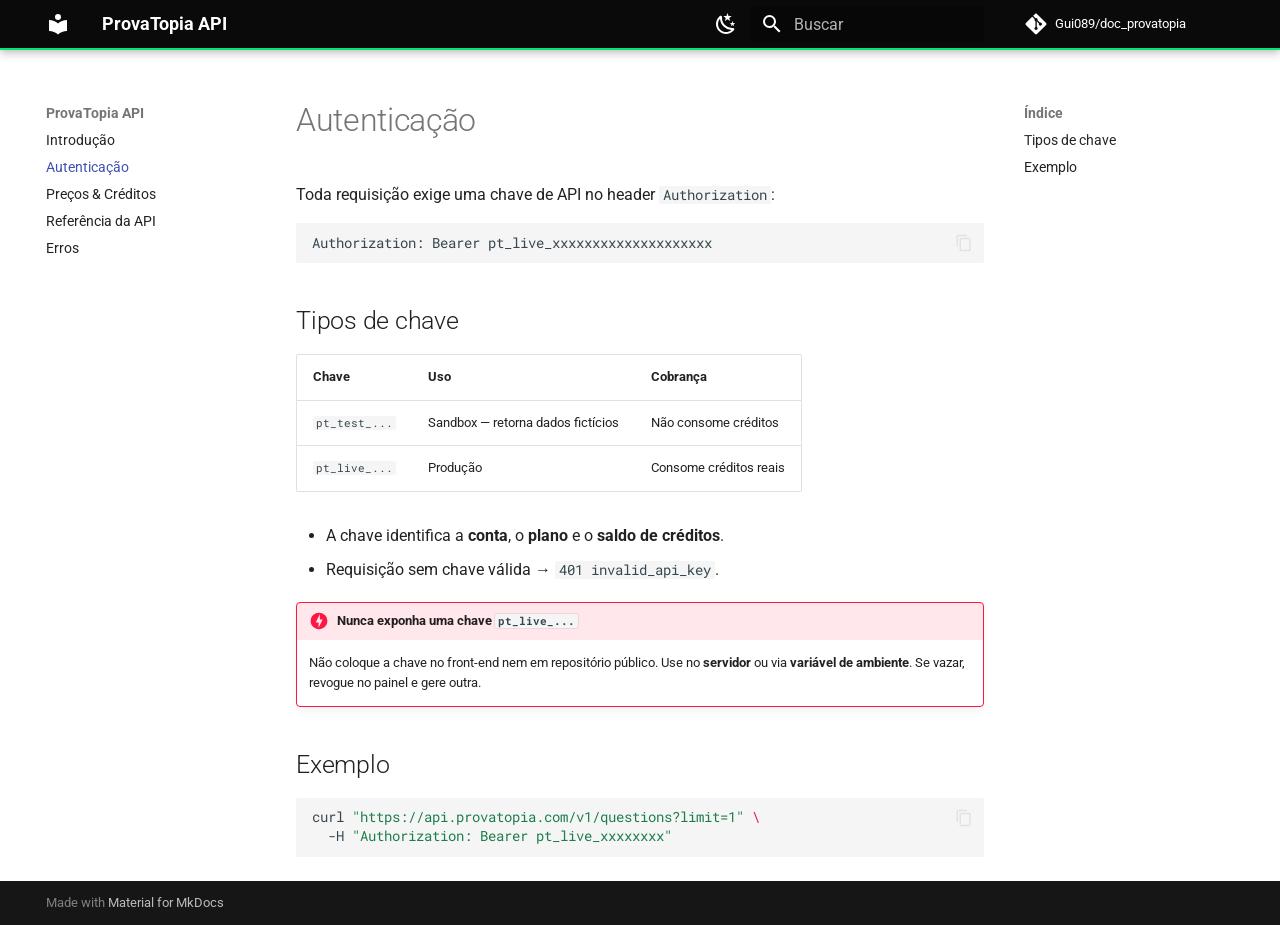
<file: authentication/index.html>
<!doctype html>
<html lang="pt" class="no-js">
  <head>
    
      <meta charset="utf-8">
      <meta name="viewport" content="width=device-width,initial-scale=1">
      
        <meta name="description" content="Documentação da API do ProvaTopia — exibir e gerar questões, com cobrança por uso.">
      
      
      
        <link rel="canonical" href="https://gui089.github.io/doc_provatopia/authentication/">
      
      
        <link rel="prev" href="..">
      
      
        <link rel="next" href="../pricing/">
      
      
        
      
      
      <link rel="icon" href="../assets/images/favicon.png">
      <meta name="generator" content="mkdocs-1.6.1, mkdocs-material-9.7.7">
    
    
      
        <title>Autenticação - ProvaTopia API</title>
      
    
    
      <link rel="stylesheet" href="../assets/stylesheets/main.ec1eaa64.min.css">
      
        
        <link rel="stylesheet" href="../assets/stylesheets/palette.ab4e12ef.min.css">
      
      


    
    
      
    
    
      
        
        
        <link rel="preconnect" href="https://fonts.gstatic.com" crossorigin>
        <link rel="stylesheet" href="https://fonts.googleapis.com/css?family=Roboto:300,300i,400,400i,700,700i%7CRoboto+Mono:400,400i,700,700i&display=fallback">
        <style>:root{--md-text-font:"Roboto";--md-code-font:"Roboto Mono"}</style>
      
    
    
      <link rel="stylesheet" href="../stylesheets/extra.css">
    
    <script>__md_scope=new URL("..",location),__md_hash=e=>[...e].reduce(((e,_)=>(e<<5)-e+_.charCodeAt(0)),0),__md_get=(e,_=localStorage,t=__md_scope)=>JSON.parse(_.getItem(t.pathname+"."+e)),__md_set=(e,_,t=localStorage,a=__md_scope)=>{try{t.setItem(a.pathname+"."+e,JSON.stringify(_))}catch(e){}}</script>
    
      

    
    
  </head>
  
  
    
    
      
    
    
    
    
    <body dir="ltr" data-md-color-scheme="default" data-md-color-primary="black" data-md-color-accent="green">
  
    
    <input class="md-toggle" data-md-toggle="drawer" type="checkbox" id="__drawer" autocomplete="off">
    <input class="md-toggle" data-md-toggle="search" type="checkbox" id="__search" autocomplete="off">
    <label class="md-overlay" for="__drawer"></label>
    <div data-md-component="skip">
      
        
        <a href="#autenticacao" class="md-skip">
          Pular para conteúdo
        </a>
      
    </div>
    <div data-md-component="announce">
      
    </div>
    
    
      

  

<header class="md-header md-header--shadow" data-md-component="header">
  <nav class="md-header__inner md-grid" aria-label="Cabeçalho">
    <a href=".." title="ProvaTopia API" class="md-header__button md-logo" aria-label="ProvaTopia API" data-md-component="logo">
      
  
  <svg xmlns="http://www.w3.org/2000/svg" viewBox="0 0 24 24"><path d="M12 8a3 3 0 0 0 3-3 3 3 0 0 0-3-3 3 3 0 0 0-3 3 3 3 0 0 0 3 3m0 3.54C9.64 9.35 6.5 8 3 8v11c3.5 0 6.64 1.35 9 3.54 2.36-2.19 5.5-3.54 9-3.54V8c-3.5 0-6.64 1.35-9 3.54"/></svg>

    </a>
    <label class="md-header__button md-icon" for="__drawer">
      
      <svg xmlns="http://www.w3.org/2000/svg" viewBox="0 0 24 24"><path d="M3 6h18v2H3zm0 5h18v2H3zm0 5h18v2H3z"/></svg>
    </label>
    <div class="md-header__title" data-md-component="header-title">
      <div class="md-header__ellipsis">
        <div class="md-header__topic">
          <span class="md-ellipsis">
            ProvaTopia API
          </span>
        </div>
        <div class="md-header__topic" data-md-component="header-topic">
          <span class="md-ellipsis">
            
              Autenticação
            
          </span>
        </div>
      </div>
    </div>
    
      
        <form class="md-header__option" data-md-component="palette">
  
    
    
    
    <input class="md-option" data-md-color-media="(prefers-color-scheme: light)" data-md-color-scheme="default" data-md-color-primary="black" data-md-color-accent="green"  aria-label="Modo escuro"  type="radio" name="__palette" id="__palette_0">
    
      <label class="md-header__button md-icon" title="Modo escuro" for="__palette_1" hidden>
        <svg xmlns="http://www.w3.org/2000/svg" viewBox="0 0 24 24"><path d="m17.75 4.09-2.53 1.94.91 3.06-2.63-1.81-2.63 1.81.91-3.06-2.53-1.94L12.44 4l1.06-3 1.06 3zm3.5 6.91-1.64 1.25.59 1.98-1.7-1.17-1.7 1.17.59-1.98L15.75 11l2.06-.05L18.5 9l.69 1.95zm-2.28 4.95c.83-.08 1.72 1.1 1.19 1.85-.32.45-.66.87-1.08 1.27C15.17 23 8.84 23 4.94 19.07c-3.91-3.9-3.91-10.24 0-14.14.4-.4.82-.76 1.27-1.08.75-.53 1.93.36 1.85 1.19-.27 2.86.69 5.83 2.89 8.02a9.96 9.96 0 0 0 8.02 2.89m-1.64 2.02a12.08 12.08 0 0 1-7.8-3.47c-2.17-2.19-3.33-5-3.49-7.82-2.81 3.14-2.7 7.96.31 10.98 3.02 3.01 7.84 3.12 10.98.31"/></svg>
      </label>
    
  
    
    
    
    <input class="md-option" data-md-color-media="(prefers-color-scheme: dark)" data-md-color-scheme="slate" data-md-color-primary="black" data-md-color-accent="green"  aria-label="Modo claro"  type="radio" name="__palette" id="__palette_1">
    
      <label class="md-header__button md-icon" title="Modo claro" for="__palette_0" hidden>
        <svg xmlns="http://www.w3.org/2000/svg" viewBox="0 0 24 24"><path d="M12 7a5 5 0 0 1 5 5 5 5 0 0 1-5 5 5 5 0 0 1-5-5 5 5 0 0 1 5-5m0 2a3 3 0 0 0-3 3 3 3 0 0 0 3 3 3 3 0 0 0 3-3 3 3 0 0 0-3-3m0-7 2.39 3.42C13.65 5.15 12.84 5 12 5s-1.65.15-2.39.42zM3.34 7l4.16-.35A7.2 7.2 0 0 0 5.94 8.5c-.44.74-.69 1.5-.83 2.29zm.02 10 1.76-3.77a7.131 7.131 0 0 0 2.38 4.14zM20.65 7l-1.77 3.79a7.02 7.02 0 0 0-2.38-4.15zm-.01 10-4.14.36c.59-.51 1.12-1.14 1.54-1.86.42-.73.69-1.5.83-2.29zM12 22l-2.41-3.44c.74.27 1.55.44 2.41.44.82 0 1.63-.17 2.37-.44z"/></svg>
      </label>
    
  
</form>
      
    
    
      <script>var palette=__md_get("__palette");if(palette&&palette.color){if("(prefers-color-scheme)"===palette.color.media){var media=matchMedia("(prefers-color-scheme: light)"),input=document.querySelector(media.matches?"[data-md-color-media='(prefers-color-scheme: light)']":"[data-md-color-media='(prefers-color-scheme: dark)']");palette.color.media=input.getAttribute("data-md-color-media"),palette.color.scheme=input.getAttribute("data-md-color-scheme"),palette.color.primary=input.getAttribute("data-md-color-primary"),palette.color.accent=input.getAttribute("data-md-color-accent")}for(var[key,value]of Object.entries(palette.color))document.body.setAttribute("data-md-color-"+key,value)}</script>
    
    
    
      
      
        <label class="md-header__button md-icon" for="__search">
          
          <svg xmlns="http://www.w3.org/2000/svg" viewBox="0 0 24 24"><path d="M9.5 3A6.5 6.5 0 0 1 16 9.5c0 1.61-.59 3.09-1.56 4.23l.27.27h.79l5 5-1.5 1.5-5-5v-.79l-.27-.27A6.52 6.52 0 0 1 9.5 16 6.5 6.5 0 0 1 3 9.5 6.5 6.5 0 0 1 9.5 3m0 2C7 5 5 7 5 9.5S7 14 9.5 14 14 12 14 9.5 12 5 9.5 5"/></svg>
        </label>
        <div class="md-search" data-md-component="search" role="dialog">
  <label class="md-search__overlay" for="__search"></label>
  <div class="md-search__inner" role="search">
    <form class="md-search__form" name="search">
      <input type="text" class="md-search__input" name="query" aria-label="Buscar" placeholder="Buscar" autocapitalize="off" autocorrect="off" autocomplete="off" spellcheck="false" data-md-component="search-query" required>
      <label class="md-search__icon md-icon" for="__search">
        
        <svg xmlns="http://www.w3.org/2000/svg" viewBox="0 0 24 24"><path d="M9.5 3A6.5 6.5 0 0 1 16 9.5c0 1.61-.59 3.09-1.56 4.23l.27.27h.79l5 5-1.5 1.5-5-5v-.79l-.27-.27A6.52 6.52 0 0 1 9.5 16 6.5 6.5 0 0 1 3 9.5 6.5 6.5 0 0 1 9.5 3m0 2C7 5 5 7 5 9.5S7 14 9.5 14 14 12 14 9.5 12 5 9.5 5"/></svg>
        
        <svg xmlns="http://www.w3.org/2000/svg" viewBox="0 0 24 24"><path d="M20 11v2H8l5.5 5.5-1.42 1.42L4.16 12l7.92-7.92L13.5 5.5 8 11z"/></svg>
      </label>
      <nav class="md-search__options" aria-label="Pesquisar">
        
        <button type="reset" class="md-search__icon md-icon" title="Limpar" aria-label="Limpar" tabindex="-1">
          
          <svg xmlns="http://www.w3.org/2000/svg" viewBox="0 0 24 24"><path d="M19 6.41 17.59 5 12 10.59 6.41 5 5 6.41 10.59 12 5 17.59 6.41 19 12 13.41 17.59 19 19 17.59 13.41 12z"/></svg>
        </button>
      </nav>
      
        <div class="md-search__suggest" data-md-component="search-suggest"></div>
      
    </form>
    <div class="md-search__output">
      <div class="md-search__scrollwrap" tabindex="0" data-md-scrollfix>
        <div class="md-search-result" data-md-component="search-result">
          <div class="md-search-result__meta">
            Inicializando busca
          </div>
          <ol class="md-search-result__list" role="presentation"></ol>
        </div>
      </div>
    </div>
  </div>
</div>
      
    
    
      <div class="md-header__source">
        <a href="https://github.com/Gui089/doc_provatopia" title="Ir para repositório" class="md-source" data-md-component="source">
  <div class="md-source__icon md-icon">
    
    <svg xmlns="http://www.w3.org/2000/svg" viewBox="0 0 448 512"><!--! Font Awesome Free 7.1.0 by @fontawesome - https://fontawesome.com License - https://fontawesome.com/license/free (Icons: CC BY 4.0, Fonts: SIL OFL 1.1, Code: MIT License) Copyright 2025 Fonticons, Inc.--><path d="M439.6 236.1 244 40.5c-5.4-5.5-12.8-8.5-20.4-8.5s-15 3-20.4 8.4L162.5 81l51.5 51.5c27.1-9.1 52.7 16.8 43.4 43.7l49.7 49.7c34.2-11.8 61.2 31 35.5 56.7-26.5 26.5-70.2-2.9-56-37.3L240.3 199v121.9c25.3 12.5 22.3 41.8 9.1 55-6.4 6.4-15.2 10.1-24.3 10.1s-17.8-3.6-24.3-10.1c-17.6-17.6-11.1-46.9 11.2-56v-123c-20.8-8.5-24.6-30.7-18.6-45L142.6 101 8.5 235.1C3 240.6 0 247.9 0 255.5s3 15 8.5 20.4l195.6 195.7c5.4 5.4 12.7 8.4 20.4 8.4s15-3 20.4-8.4l194.7-194.7c5.4-5.4 8.4-12.8 8.4-20.4s-3-15-8.4-20.4"/></svg>
  </div>
  <div class="md-source__repository">
    Gui089/doc_provatopia
  </div>
</a>
      </div>
    
  </nav>
  
</header>
    
    <div class="md-container" data-md-component="container">
      
      
        
          
        
      
      <main class="md-main" data-md-component="main">
        <div class="md-main__inner md-grid">
          
            
              
              <div class="md-sidebar md-sidebar--primary" data-md-component="sidebar" data-md-type="navigation" >
                <div class="md-sidebar__scrollwrap">
                  <div class="md-sidebar__inner">
                    



<nav class="md-nav md-nav--primary" aria-label="Navegação" data-md-level="0">
  <label class="md-nav__title" for="__drawer">
    <a href=".." title="ProvaTopia API" class="md-nav__button md-logo" aria-label="ProvaTopia API" data-md-component="logo">
      
  
  <svg xmlns="http://www.w3.org/2000/svg" viewBox="0 0 24 24"><path d="M12 8a3 3 0 0 0 3-3 3 3 0 0 0-3-3 3 3 0 0 0-3 3 3 3 0 0 0 3 3m0 3.54C9.64 9.35 6.5 8 3 8v11c3.5 0 6.64 1.35 9 3.54 2.36-2.19 5.5-3.54 9-3.54V8c-3.5 0-6.64 1.35-9 3.54"/></svg>

    </a>
    ProvaTopia API
  </label>
  
    <div class="md-nav__source">
      <a href="https://github.com/Gui089/doc_provatopia" title="Ir para repositório" class="md-source" data-md-component="source">
  <div class="md-source__icon md-icon">
    
    <svg xmlns="http://www.w3.org/2000/svg" viewBox="0 0 448 512"><!--! Font Awesome Free 7.1.0 by @fontawesome - https://fontawesome.com License - https://fontawesome.com/license/free (Icons: CC BY 4.0, Fonts: SIL OFL 1.1, Code: MIT License) Copyright 2025 Fonticons, Inc.--><path d="M439.6 236.1 244 40.5c-5.4-5.5-12.8-8.5-20.4-8.5s-15 3-20.4 8.4L162.5 81l51.5 51.5c27.1-9.1 52.7 16.8 43.4 43.7l49.7 49.7c34.2-11.8 61.2 31 35.5 56.7-26.5 26.5-70.2-2.9-56-37.3L240.3 199v121.9c25.3 12.5 22.3 41.8 9.1 55-6.4 6.4-15.2 10.1-24.3 10.1s-17.8-3.6-24.3-10.1c-17.6-17.6-11.1-46.9 11.2-56v-123c-20.8-8.5-24.6-30.7-18.6-45L142.6 101 8.5 235.1C3 240.6 0 247.9 0 255.5s3 15 8.5 20.4l195.6 195.7c5.4 5.4 12.7 8.4 20.4 8.4s15-3 20.4-8.4l194.7-194.7c5.4-5.4 8.4-12.8 8.4-20.4s-3-15-8.4-20.4"/></svg>
  </div>
  <div class="md-source__repository">
    Gui089/doc_provatopia
  </div>
</a>
    </div>
  
  <ul class="md-nav__list" data-md-scrollfix>
    
      
      
  
  
  
  
    <li class="md-nav__item">
      <a href=".." class="md-nav__link">
        
  
  
  <span class="md-ellipsis">
    
  
    Introdução
  

    
  </span>
  
  

      </a>
    </li>
  

    
      
      
  
  
    
  
  
  
    <li class="md-nav__item md-nav__item--active">
      
      <input class="md-nav__toggle md-toggle" type="checkbox" id="__toc">
      
      
        
      
      
        <label class="md-nav__link md-nav__link--active" for="__toc">
          
  
  
  <span class="md-ellipsis">
    
  
    Autenticação
  

    
  </span>
  
  

          <span class="md-nav__icon md-icon"></span>
        </label>
      
      <a href="./" class="md-nav__link md-nav__link--active">
        
  
  
  <span class="md-ellipsis">
    
  
    Autenticação
  

    
  </span>
  
  

      </a>
      
        

<nav class="md-nav md-nav--secondary" aria-label="Índice">
  
  
  
    
  
  
    <label class="md-nav__title" for="__toc">
      <span class="md-nav__icon md-icon"></span>
      Índice
    </label>
    <ul class="md-nav__list" data-md-component="toc" data-md-scrollfix>
      
        <li class="md-nav__item">
  <a href="#tipos-de-chave" class="md-nav__link">
    <span class="md-ellipsis">
      
        Tipos de chave
      
    </span>
  </a>
  
</li>
      
        <li class="md-nav__item">
  <a href="#exemplo" class="md-nav__link">
    <span class="md-ellipsis">
      
        Exemplo
      
    </span>
  </a>
  
</li>
      
    </ul>
  
</nav>
      
    </li>
  

    
      
      
  
  
  
  
    <li class="md-nav__item">
      <a href="../pricing/" class="md-nav__link">
        
  
  
  <span class="md-ellipsis">
    
  
    Preços & Créditos
  

    
  </span>
  
  

      </a>
    </li>
  

    
      
      
  
  
  
  
    <li class="md-nav__item">
      <a href="../api-reference/" class="md-nav__link">
        
  
  
  <span class="md-ellipsis">
    
  
    Referência da API
  

    
  </span>
  
  

      </a>
    </li>
  

    
      
      
  
  
  
  
    <li class="md-nav__item">
      <a href="../errors/" class="md-nav__link">
        
  
  
  <span class="md-ellipsis">
    
  
    Erros
  

    
  </span>
  
  

      </a>
    </li>
  

    
  </ul>
</nav>
                  </div>
                </div>
              </div>
            
            
              
              <div class="md-sidebar md-sidebar--secondary" data-md-component="sidebar" data-md-type="toc" >
                <div class="md-sidebar__scrollwrap">
                  <div class="md-sidebar__inner">
                    

<nav class="md-nav md-nav--secondary" aria-label="Índice">
  
  
  
    
  
  
    <label class="md-nav__title" for="__toc">
      <span class="md-nav__icon md-icon"></span>
      Índice
    </label>
    <ul class="md-nav__list" data-md-component="toc" data-md-scrollfix>
      
        <li class="md-nav__item">
  <a href="#tipos-de-chave" class="md-nav__link">
    <span class="md-ellipsis">
      
        Tipos de chave
      
    </span>
  </a>
  
</li>
      
        <li class="md-nav__item">
  <a href="#exemplo" class="md-nav__link">
    <span class="md-ellipsis">
      
        Exemplo
      
    </span>
  </a>
  
</li>
      
    </ul>
  
</nav>
                  </div>
                </div>
              </div>
            
          
          
            <div class="md-content" data-md-component="content">
              
              <article class="md-content__inner md-typeset">
                
                  


  
  


<h1 id="autenticacao">Autenticação</h1>
<p>Toda requisição exige uma chave de API no header <code>Authorization</code>:</p>
<div class="highlight"><pre><span></span><code>Authorization: Bearer pt_live_xxxxxxxxxxxxxxxxxxxx
</code></pre></div>
<h2 id="tipos-de-chave">Tipos de chave</h2>
<table>
<thead>
<tr>
<th>Chave</th>
<th>Uso</th>
<th>Cobrança</th>
</tr>
</thead>
<tbody>
<tr>
<td><code>pt_test_...</code></td>
<td>Sandbox — retorna dados fictícios</td>
<td>Não consome créditos</td>
</tr>
<tr>
<td><code>pt_live_...</code></td>
<td>Produção</td>
<td>Consome créditos reais</td>
</tr>
</tbody>
</table>
<ul>
<li>A chave identifica a <strong>conta</strong>, o <strong>plano</strong> e o <strong>saldo de créditos</strong>.</li>
<li>Requisição sem chave válida → <code>401 invalid_api_key</code>.</li>
</ul>
<div class="admonition danger">
<p class="admonition-title">Nunca exponha uma chave <code>pt_live_...</code></p>
<p>Não coloque a chave no front-end nem em repositório público. Use no <strong>servidor</strong> ou via <strong>variável de ambiente</strong>. Se vazar, revogue no painel e gere outra.</p>
</div>
<h2 id="exemplo">Exemplo</h2>
<div class="highlight"><pre><span></span><code>curl<span class="w"> </span><span class="s2">&quot;https://api.provatopia.com/v1/questions?limit=1&quot;</span><span class="w"> </span><span class="se">\</span>
<span class="w">  </span>-H<span class="w"> </span><span class="s2">&quot;Authorization: Bearer pt_live_xxxxxxxx&quot;</span>
</code></pre></div>












                
              </article>
            </div>
          
          
<script>var target=document.getElementById(location.hash.slice(1));target&&target.name&&(target.checked=target.name.startsWith("__tabbed_"))</script>
        </div>
        
          <button type="button" class="md-top md-icon" data-md-component="top" hidden>
  
  <svg xmlns="http://www.w3.org/2000/svg" viewBox="0 0 24 24"><path d="M13 20h-2V8l-5.5 5.5-1.42-1.42L12 4.16l7.92 7.92-1.42 1.42L13 8z"/></svg>
  Voltar para o topo
</button>
        
      </main>
      
        <footer class="md-footer">
  
  <div class="md-footer-meta md-typeset">
    <div class="md-footer-meta__inner md-grid">
      <div class="md-copyright">
  
  
    Made with
    <a href="https://squidfunk.github.io/mkdocs-material/" target="_blank" rel="noopener">
      Material for MkDocs
    </a>
  
</div>
      
    </div>
  </div>
</footer>
      
    </div>
    <div class="md-dialog" data-md-component="dialog">
      <div class="md-dialog__inner md-typeset"></div>
    </div>
    
    
    
      
      
      <script id="__config" type="application/json">{"annotate": null, "base": "..", "features": ["navigation.sections", "navigation.top", "navigation.instant", "content.code.copy", "content.code.annotate", "search.suggest", "search.highlight"], "search": "../assets/javascripts/workers/search.2c215733.min.js", "tags": null, "translations": {"clipboard.copied": "Copiado para \u00e1rea de transfer\u00eancia", "clipboard.copy": "Copiar para \u00e1rea de transfer\u00eancia", "search.result.more.one": "mais 1 nesta p\u00e1gina", "search.result.more.other": "# mais nesta p\u00e1gina", "search.result.none": "Nenhum documento encontrado", "search.result.one": "1 documento encontrado", "search.result.other": "# documentos encontrados", "search.result.placeholder": "Digite para iniciar a busca", "search.result.term.missing": "Ausente", "select.version": "Selecione a vers\u00e3o"}, "version": null}</script>
    
    
      <script src="../assets/javascripts/bundle.d7400e89.min.js"></script>
      
    
  </body>
</html>
</file>
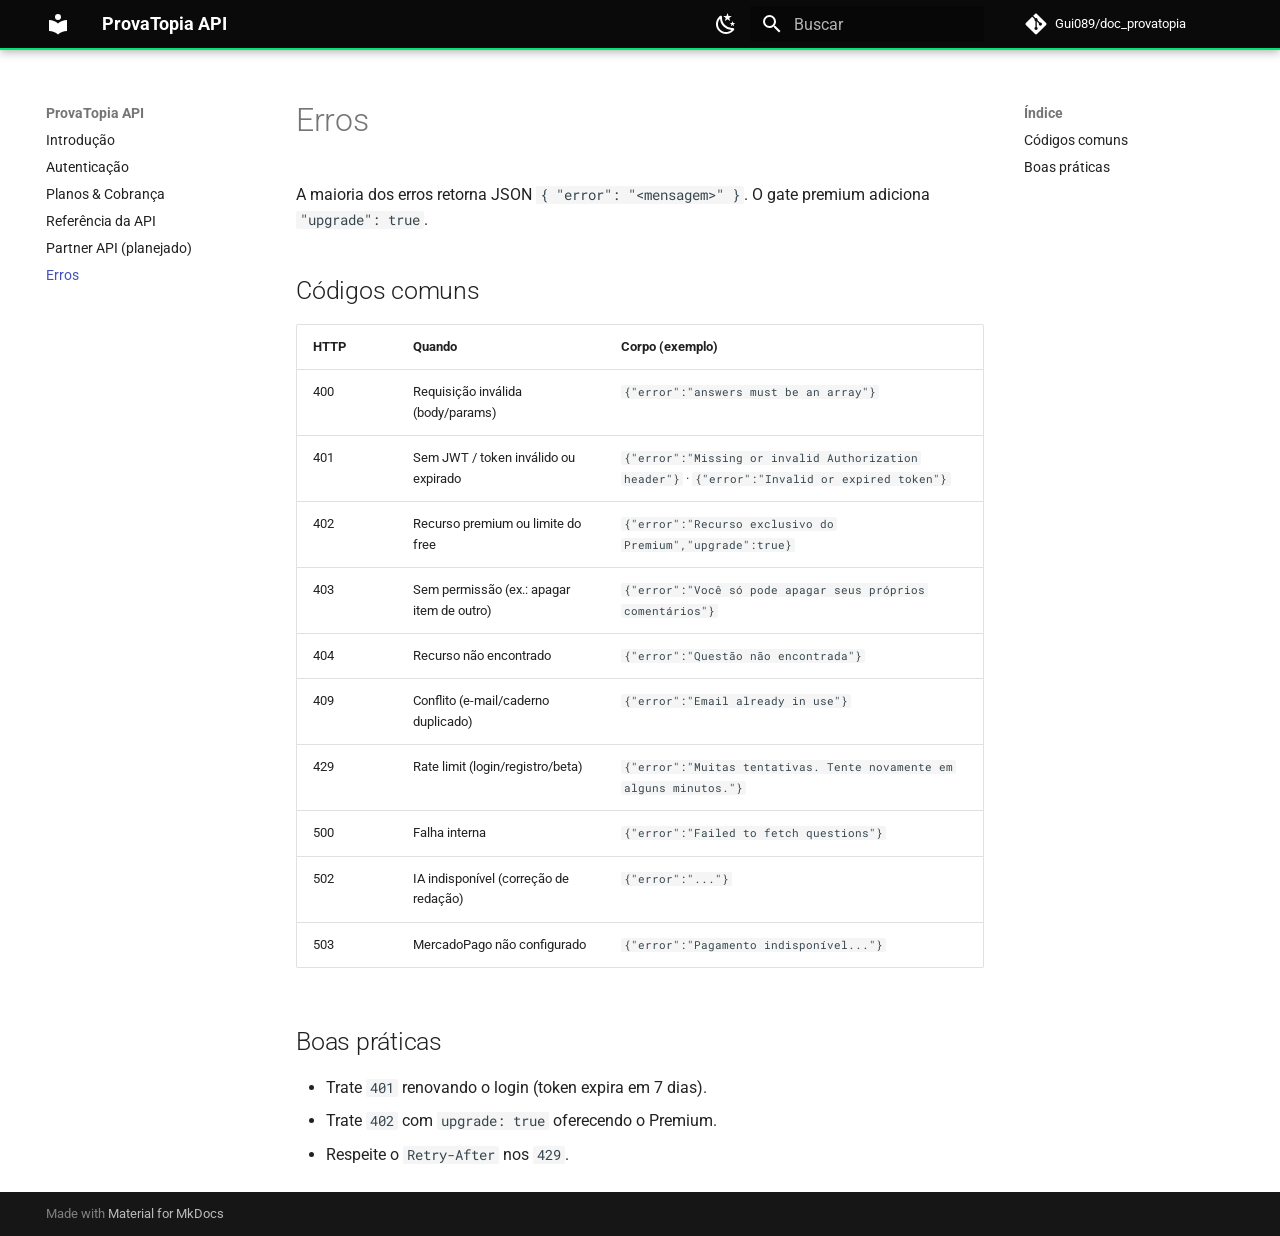
<file: errors/index.html>
<!doctype html>
<html lang="pt" class="no-js">
  <head>
    
      <meta charset="utf-8">
      <meta name="viewport" content="width=device-width,initial-scale=1">
      
        <meta name="description" content="Documentação da API do ProvaTopia — exibir e gerar questões, com cobrança por uso.">
      
      
      
        <link rel="canonical" href="https://gui089.github.io/doc_provatopia/errors/">
      
      
        <link rel="prev" href="../partner-api/">
      
      
      
        
      
      
      <link rel="icon" href="../assets/images/favicon.png">
      <meta name="generator" content="mkdocs-1.6.1, mkdocs-material-9.7.7">
    
    
      
        <title>Erros - ProvaTopia API</title>
      
    
    
      <link rel="stylesheet" href="../assets/stylesheets/main.ec1eaa64.min.css">
      
        
        <link rel="stylesheet" href="../assets/stylesheets/palette.ab4e12ef.min.css">
      
      


    
    
      
    
    
      
        
        
        <link rel="preconnect" href="https://fonts.gstatic.com" crossorigin>
        <link rel="stylesheet" href="https://fonts.googleapis.com/css?family=Roboto:300,300i,400,400i,700,700i%7CRoboto+Mono:400,400i,700,700i&display=fallback">
        <style>:root{--md-text-font:"Roboto";--md-code-font:"Roboto Mono"}</style>
      
    
    
      <link rel="stylesheet" href="../stylesheets/extra.css">
    
    <script>__md_scope=new URL("..",location),__md_hash=e=>[...e].reduce(((e,_)=>(e<<5)-e+_.charCodeAt(0)),0),__md_get=(e,_=localStorage,t=__md_scope)=>JSON.parse(_.getItem(t.pathname+"."+e)),__md_set=(e,_,t=localStorage,a=__md_scope)=>{try{t.setItem(a.pathname+"."+e,JSON.stringify(_))}catch(e){}}</script>
    
      

    
    
  </head>
  
  
    
    
      
    
    
    
    
    <body dir="ltr" data-md-color-scheme="default" data-md-color-primary="black" data-md-color-accent="green">
  
    
    <input class="md-toggle" data-md-toggle="drawer" type="checkbox" id="__drawer" autocomplete="off">
    <input class="md-toggle" data-md-toggle="search" type="checkbox" id="__search" autocomplete="off">
    <label class="md-overlay" for="__drawer"></label>
    <div data-md-component="skip">
      
        
        <a href="#erros" class="md-skip">
          Pular para conteúdo
        </a>
      
    </div>
    <div data-md-component="announce">
      
    </div>
    
    
      

  

<header class="md-header md-header--shadow" data-md-component="header">
  <nav class="md-header__inner md-grid" aria-label="Cabeçalho">
    <a href=".." title="ProvaTopia API" class="md-header__button md-logo" aria-label="ProvaTopia API" data-md-component="logo">
      
  
  <svg xmlns="http://www.w3.org/2000/svg" viewBox="0 0 24 24"><path d="M12 8a3 3 0 0 0 3-3 3 3 0 0 0-3-3 3 3 0 0 0-3 3 3 3 0 0 0 3 3m0 3.54C9.64 9.35 6.5 8 3 8v11c3.5 0 6.64 1.35 9 3.54 2.36-2.19 5.5-3.54 9-3.54V8c-3.5 0-6.64 1.35-9 3.54"/></svg>

    </a>
    <label class="md-header__button md-icon" for="__drawer">
      
      <svg xmlns="http://www.w3.org/2000/svg" viewBox="0 0 24 24"><path d="M3 6h18v2H3zm0 5h18v2H3zm0 5h18v2H3z"/></svg>
    </label>
    <div class="md-header__title" data-md-component="header-title">
      <div class="md-header__ellipsis">
        <div class="md-header__topic">
          <span class="md-ellipsis">
            ProvaTopia API
          </span>
        </div>
        <div class="md-header__topic" data-md-component="header-topic">
          <span class="md-ellipsis">
            
              Erros
            
          </span>
        </div>
      </div>
    </div>
    
      
        <form class="md-header__option" data-md-component="palette">
  
    
    
    
    <input class="md-option" data-md-color-media="(prefers-color-scheme: light)" data-md-color-scheme="default" data-md-color-primary="black" data-md-color-accent="green"  aria-label="Modo escuro"  type="radio" name="__palette" id="__palette_0">
    
      <label class="md-header__button md-icon" title="Modo escuro" for="__palette_1" hidden>
        <svg xmlns="http://www.w3.org/2000/svg" viewBox="0 0 24 24"><path d="m17.75 4.09-2.53 1.94.91 3.06-2.63-1.81-2.63 1.81.91-3.06-2.53-1.94L12.44 4l1.06-3 1.06 3zm3.5 6.91-1.64 1.25.59 1.98-1.7-1.17-1.7 1.17.59-1.98L15.75 11l2.06-.05L18.5 9l.69 1.95zm-2.28 4.95c.83-.08 1.72 1.1 1.19 1.85-.32.45-.66.87-1.08 1.27C15.17 23 8.84 23 4.94 19.07c-3.91-3.9-3.91-10.24 0-14.14.4-.4.82-.76 1.27-1.08.75-.53 1.93.36 1.85 1.19-.27 2.86.69 5.83 2.89 8.02a9.96 9.96 0 0 0 8.02 2.89m-1.64 2.02a12.08 12.08 0 0 1-7.8-3.47c-2.17-2.19-3.33-5-3.49-7.82-2.81 3.14-2.7 7.96.31 10.98 3.02 3.01 7.84 3.12 10.98.31"/></svg>
      </label>
    
  
    
    
    
    <input class="md-option" data-md-color-media="(prefers-color-scheme: dark)" data-md-color-scheme="slate" data-md-color-primary="black" data-md-color-accent="green"  aria-label="Modo claro"  type="radio" name="__palette" id="__palette_1">
    
      <label class="md-header__button md-icon" title="Modo claro" for="__palette_0" hidden>
        <svg xmlns="http://www.w3.org/2000/svg" viewBox="0 0 24 24"><path d="M12 7a5 5 0 0 1 5 5 5 5 0 0 1-5 5 5 5 0 0 1-5-5 5 5 0 0 1 5-5m0 2a3 3 0 0 0-3 3 3 3 0 0 0 3 3 3 3 0 0 0 3-3 3 3 0 0 0-3-3m0-7 2.39 3.42C13.65 5.15 12.84 5 12 5s-1.65.15-2.39.42zM3.34 7l4.16-.35A7.2 7.2 0 0 0 5.94 8.5c-.44.74-.69 1.5-.83 2.29zm.02 10 1.76-3.77a7.131 7.131 0 0 0 2.38 4.14zM20.65 7l-1.77 3.79a7.02 7.02 0 0 0-2.38-4.15zm-.01 10-4.14.36c.59-.51 1.12-1.14 1.54-1.86.42-.73.69-1.5.83-2.29zM12 22l-2.41-3.44c.74.27 1.55.44 2.41.44.82 0 1.63-.17 2.37-.44z"/></svg>
      </label>
    
  
</form>
      
    
    
      <script>var palette=__md_get("__palette");if(palette&&palette.color){if("(prefers-color-scheme)"===palette.color.media){var media=matchMedia("(prefers-color-scheme: light)"),input=document.querySelector(media.matches?"[data-md-color-media='(prefers-color-scheme: light)']":"[data-md-color-media='(prefers-color-scheme: dark)']");palette.color.media=input.getAttribute("data-md-color-media"),palette.color.scheme=input.getAttribute("data-md-color-scheme"),palette.color.primary=input.getAttribute("data-md-color-primary"),palette.color.accent=input.getAttribute("data-md-color-accent")}for(var[key,value]of Object.entries(palette.color))document.body.setAttribute("data-md-color-"+key,value)}</script>
    
    
    
      
      
        <label class="md-header__button md-icon" for="__search">
          
          <svg xmlns="http://www.w3.org/2000/svg" viewBox="0 0 24 24"><path d="M9.5 3A6.5 6.5 0 0 1 16 9.5c0 1.61-.59 3.09-1.56 4.23l.27.27h.79l5 5-1.5 1.5-5-5v-.79l-.27-.27A6.52 6.52 0 0 1 9.5 16 6.5 6.5 0 0 1 3 9.5 6.5 6.5 0 0 1 9.5 3m0 2C7 5 5 7 5 9.5S7 14 9.5 14 14 12 14 9.5 12 5 9.5 5"/></svg>
        </label>
        <div class="md-search" data-md-component="search" role="dialog">
  <label class="md-search__overlay" for="__search"></label>
  <div class="md-search__inner" role="search">
    <form class="md-search__form" name="search">
      <input type="text" class="md-search__input" name="query" aria-label="Buscar" placeholder="Buscar" autocapitalize="off" autocorrect="off" autocomplete="off" spellcheck="false" data-md-component="search-query" required>
      <label class="md-search__icon md-icon" for="__search">
        
        <svg xmlns="http://www.w3.org/2000/svg" viewBox="0 0 24 24"><path d="M9.5 3A6.5 6.5 0 0 1 16 9.5c0 1.61-.59 3.09-1.56 4.23l.27.27h.79l5 5-1.5 1.5-5-5v-.79l-.27-.27A6.52 6.52 0 0 1 9.5 16 6.5 6.5 0 0 1 3 9.5 6.5 6.5 0 0 1 9.5 3m0 2C7 5 5 7 5 9.5S7 14 9.5 14 14 12 14 9.5 12 5 9.5 5"/></svg>
        
        <svg xmlns="http://www.w3.org/2000/svg" viewBox="0 0 24 24"><path d="M20 11v2H8l5.5 5.5-1.42 1.42L4.16 12l7.92-7.92L13.5 5.5 8 11z"/></svg>
      </label>
      <nav class="md-search__options" aria-label="Pesquisar">
        
        <button type="reset" class="md-search__icon md-icon" title="Limpar" aria-label="Limpar" tabindex="-1">
          
          <svg xmlns="http://www.w3.org/2000/svg" viewBox="0 0 24 24"><path d="M19 6.41 17.59 5 12 10.59 6.41 5 5 6.41 10.59 12 5 17.59 6.41 19 12 13.41 17.59 19 19 17.59 13.41 12z"/></svg>
        </button>
      </nav>
      
        <div class="md-search__suggest" data-md-component="search-suggest"></div>
      
    </form>
    <div class="md-search__output">
      <div class="md-search__scrollwrap" tabindex="0" data-md-scrollfix>
        <div class="md-search-result" data-md-component="search-result">
          <div class="md-search-result__meta">
            Inicializando busca
          </div>
          <ol class="md-search-result__list" role="presentation"></ol>
        </div>
      </div>
    </div>
  </div>
</div>
      
    
    
      <div class="md-header__source">
        <a href="https://github.com/Gui089/doc_provatopia" title="Ir para repositório" class="md-source" data-md-component="source">
  <div class="md-source__icon md-icon">
    
    <svg xmlns="http://www.w3.org/2000/svg" viewBox="0 0 448 512"><!--! Font Awesome Free 7.1.0 by @fontawesome - https://fontawesome.com License - https://fontawesome.com/license/free (Icons: CC BY 4.0, Fonts: SIL OFL 1.1, Code: MIT License) Copyright 2025 Fonticons, Inc.--><path d="M439.6 236.1 244 40.5c-5.4-5.5-12.8-8.5-20.4-8.5s-15 3-20.4 8.4L162.5 81l51.5 51.5c27.1-9.1 52.7 16.8 43.4 43.7l49.7 49.7c34.2-11.8 61.2 31 35.5 56.7-26.5 26.5-70.2-2.9-56-37.3L240.3 199v121.9c25.3 12.5 22.3 41.8 9.1 55-6.4 6.4-15.2 10.1-24.3 10.1s-17.8-3.6-24.3-10.1c-17.6-17.6-11.1-46.9 11.2-56v-123c-20.8-8.5-24.6-30.7-18.6-45L142.6 101 8.5 235.1C3 240.6 0 247.9 0 255.5s3 15 8.5 20.4l195.6 195.7c5.4 5.4 12.7 8.4 20.4 8.4s15-3 20.4-8.4l194.7-194.7c5.4-5.4 8.4-12.8 8.4-20.4s-3-15-8.4-20.4"/></svg>
  </div>
  <div class="md-source__repository">
    Gui089/doc_provatopia
  </div>
</a>
      </div>
    
  </nav>
  
</header>
    
    <div class="md-container" data-md-component="container">
      
      
        
          
        
      
      <main class="md-main" data-md-component="main">
        <div class="md-main__inner md-grid">
          
            
              
              <div class="md-sidebar md-sidebar--primary" data-md-component="sidebar" data-md-type="navigation" >
                <div class="md-sidebar__scrollwrap">
                  <div class="md-sidebar__inner">
                    



<nav class="md-nav md-nav--primary" aria-label="Navegação" data-md-level="0">
  <label class="md-nav__title" for="__drawer">
    <a href=".." title="ProvaTopia API" class="md-nav__button md-logo" aria-label="ProvaTopia API" data-md-component="logo">
      
  
  <svg xmlns="http://www.w3.org/2000/svg" viewBox="0 0 24 24"><path d="M12 8a3 3 0 0 0 3-3 3 3 0 0 0-3-3 3 3 0 0 0-3 3 3 3 0 0 0 3 3m0 3.54C9.64 9.35 6.5 8 3 8v11c3.5 0 6.64 1.35 9 3.54 2.36-2.19 5.5-3.54 9-3.54V8c-3.5 0-6.64 1.35-9 3.54"/></svg>

    </a>
    ProvaTopia API
  </label>
  
    <div class="md-nav__source">
      <a href="https://github.com/Gui089/doc_provatopia" title="Ir para repositório" class="md-source" data-md-component="source">
  <div class="md-source__icon md-icon">
    
    <svg xmlns="http://www.w3.org/2000/svg" viewBox="0 0 448 512"><!--! Font Awesome Free 7.1.0 by @fontawesome - https://fontawesome.com License - https://fontawesome.com/license/free (Icons: CC BY 4.0, Fonts: SIL OFL 1.1, Code: MIT License) Copyright 2025 Fonticons, Inc.--><path d="M439.6 236.1 244 40.5c-5.4-5.5-12.8-8.5-20.4-8.5s-15 3-20.4 8.4L162.5 81l51.5 51.5c27.1-9.1 52.7 16.8 43.4 43.7l49.7 49.7c34.2-11.8 61.2 31 35.5 56.7-26.5 26.5-70.2-2.9-56-37.3L240.3 199v121.9c25.3 12.5 22.3 41.8 9.1 55-6.4 6.4-15.2 10.1-24.3 10.1s-17.8-3.6-24.3-10.1c-17.6-17.6-11.1-46.9 11.2-56v-123c-20.8-8.5-24.6-30.7-18.6-45L142.6 101 8.5 235.1C3 240.6 0 247.9 0 255.5s3 15 8.5 20.4l195.6 195.7c5.4 5.4 12.7 8.4 20.4 8.4s15-3 20.4-8.4l194.7-194.7c5.4-5.4 8.4-12.8 8.4-20.4s-3-15-8.4-20.4"/></svg>
  </div>
  <div class="md-source__repository">
    Gui089/doc_provatopia
  </div>
</a>
    </div>
  
  <ul class="md-nav__list" data-md-scrollfix>
    
      
      
  
  
  
  
    <li class="md-nav__item">
      <a href=".." class="md-nav__link">
        
  
  
  <span class="md-ellipsis">
    
  
    Introdução
  

    
  </span>
  
  

      </a>
    </li>
  

    
      
      
  
  
  
  
    <li class="md-nav__item">
      <a href="../authentication/" class="md-nav__link">
        
  
  
  <span class="md-ellipsis">
    
  
    Autenticação
  

    
  </span>
  
  

      </a>
    </li>
  

    
      
      
  
  
  
  
    <li class="md-nav__item">
      <a href="../plans-billing/" class="md-nav__link">
        
  
  
  <span class="md-ellipsis">
    
  
    Planos & Cobrança
  

    
  </span>
  
  

      </a>
    </li>
  

    
      
      
  
  
  
  
    <li class="md-nav__item">
      <a href="../api-reference/" class="md-nav__link">
        
  
  
  <span class="md-ellipsis">
    
  
    Referência da API
  

    
  </span>
  
  

      </a>
    </li>
  

    
      
      
  
  
  
  
    <li class="md-nav__item">
      <a href="../partner-api/" class="md-nav__link">
        
  
  
  <span class="md-ellipsis">
    
  
    Partner API (planejado)
  

    
  </span>
  
  

      </a>
    </li>
  

    
      
      
  
  
    
  
  
  
    <li class="md-nav__item md-nav__item--active">
      
      <input class="md-nav__toggle md-toggle" type="checkbox" id="__toc">
      
      
        
      
      
        <label class="md-nav__link md-nav__link--active" for="__toc">
          
  
  
  <span class="md-ellipsis">
    
  
    Erros
  

    
  </span>
  
  

          <span class="md-nav__icon md-icon"></span>
        </label>
      
      <a href="./" class="md-nav__link md-nav__link--active">
        
  
  
  <span class="md-ellipsis">
    
  
    Erros
  

    
  </span>
  
  

      </a>
      
        

<nav class="md-nav md-nav--secondary" aria-label="Índice">
  
  
  
    
  
  
    <label class="md-nav__title" for="__toc">
      <span class="md-nav__icon md-icon"></span>
      Índice
    </label>
    <ul class="md-nav__list" data-md-component="toc" data-md-scrollfix>
      
        <li class="md-nav__item">
  <a href="#codigos-comuns" class="md-nav__link">
    <span class="md-ellipsis">
      
        Códigos comuns
      
    </span>
  </a>
  
</li>
      
        <li class="md-nav__item">
  <a href="#boas-praticas" class="md-nav__link">
    <span class="md-ellipsis">
      
        Boas práticas
      
    </span>
  </a>
  
</li>
      
    </ul>
  
</nav>
      
    </li>
  

    
  </ul>
</nav>
                  </div>
                </div>
              </div>
            
            
              
              <div class="md-sidebar md-sidebar--secondary" data-md-component="sidebar" data-md-type="toc" >
                <div class="md-sidebar__scrollwrap">
                  <div class="md-sidebar__inner">
                    

<nav class="md-nav md-nav--secondary" aria-label="Índice">
  
  
  
    
  
  
    <label class="md-nav__title" for="__toc">
      <span class="md-nav__icon md-icon"></span>
      Índice
    </label>
    <ul class="md-nav__list" data-md-component="toc" data-md-scrollfix>
      
        <li class="md-nav__item">
  <a href="#codigos-comuns" class="md-nav__link">
    <span class="md-ellipsis">
      
        Códigos comuns
      
    </span>
  </a>
  
</li>
      
        <li class="md-nav__item">
  <a href="#boas-praticas" class="md-nav__link">
    <span class="md-ellipsis">
      
        Boas práticas
      
    </span>
  </a>
  
</li>
      
    </ul>
  
</nav>
                  </div>
                </div>
              </div>
            
          
          
            <div class="md-content" data-md-component="content">
              
              <article class="md-content__inner md-typeset">
                
                  


  
  


<h1 id="erros">Erros</h1>
<p>A maioria dos erros retorna JSON <code>{ "error": "&lt;mensagem&gt;" }</code>. O gate premium adiciona <code>"upgrade": true</code>.</p>
<h2 id="codigos-comuns">Códigos comuns</h2>
<table>
<thead>
<tr>
<th>HTTP</th>
<th>Quando</th>
<th>Corpo (exemplo)</th>
</tr>
</thead>
<tbody>
<tr>
<td>400</td>
<td>Requisição inválida (body/params)</td>
<td><code>{"error":"answers must be an array"}</code></td>
</tr>
<tr>
<td>401</td>
<td>Sem JWT / token inválido ou expirado</td>
<td><code>{"error":"Missing or invalid Authorization header"}</code> · <code>{"error":"Invalid or expired token"}</code></td>
</tr>
<tr>
<td>402</td>
<td>Recurso premium ou limite do free</td>
<td><code>{"error":"Recurso exclusivo do Premium","upgrade":true}</code></td>
</tr>
<tr>
<td>403</td>
<td>Sem permissão (ex.: apagar item de outro)</td>
<td><code>{"error":"Você só pode apagar seus próprios comentários"}</code></td>
</tr>
<tr>
<td>404</td>
<td>Recurso não encontrado</td>
<td><code>{"error":"Questão não encontrada"}</code></td>
</tr>
<tr>
<td>409</td>
<td>Conflito (e-mail/caderno duplicado)</td>
<td><code>{"error":"Email already in use"}</code></td>
</tr>
<tr>
<td>429</td>
<td>Rate limit (login/registro/beta)</td>
<td><code>{"error":"Muitas tentativas. Tente novamente em alguns minutos."}</code></td>
</tr>
<tr>
<td>500</td>
<td>Falha interna</td>
<td><code>{"error":"Failed to fetch questions"}</code></td>
</tr>
<tr>
<td>502</td>
<td>IA indisponível (correção de redação)</td>
<td><code>{"error":"..."}</code></td>
</tr>
<tr>
<td>503</td>
<td>MercadoPago não configurado</td>
<td><code>{"error":"Pagamento indisponível..."}</code></td>
</tr>
</tbody>
</table>
<h2 id="boas-praticas">Boas práticas</h2>
<ul>
<li>Trate <code>401</code> renovando o login (token expira em 7 dias).</li>
<li>Trate <code>402</code> com <code>upgrade: true</code> oferecendo o Premium.</li>
<li>Respeite o <code>Retry-After</code> nos <code>429</code>.</li>
</ul>












                
              </article>
            </div>
          
          
<script>var target=document.getElementById(location.hash.slice(1));target&&target.name&&(target.checked=target.name.startsWith("__tabbed_"))</script>
        </div>
        
          <button type="button" class="md-top md-icon" data-md-component="top" hidden>
  
  <svg xmlns="http://www.w3.org/2000/svg" viewBox="0 0 24 24"><path d="M13 20h-2V8l-5.5 5.5-1.42-1.42L12 4.16l7.92 7.92-1.42 1.42L13 8z"/></svg>
  Voltar para o topo
</button>
        
      </main>
      
        <footer class="md-footer">
  
  <div class="md-footer-meta md-typeset">
    <div class="md-footer-meta__inner md-grid">
      <div class="md-copyright">
  
  
    Made with
    <a href="https://squidfunk.github.io/mkdocs-material/" target="_blank" rel="noopener">
      Material for MkDocs
    </a>
  
</div>
      
    </div>
  </div>
</footer>
      
    </div>
    <div class="md-dialog" data-md-component="dialog">
      <div class="md-dialog__inner md-typeset"></div>
    </div>
    
    
    
      
      
      <script id="__config" type="application/json">{"annotate": null, "base": "..", "features": ["navigation.sections", "navigation.top", "navigation.instant", "content.code.copy", "content.code.annotate", "search.suggest", "search.highlight"], "search": "../assets/javascripts/workers/search.2c215733.min.js", "tags": null, "translations": {"clipboard.copied": "Copiado para \u00e1rea de transfer\u00eancia", "clipboard.copy": "Copiar para \u00e1rea de transfer\u00eancia", "search.result.more.one": "mais 1 nesta p\u00e1gina", "search.result.more.other": "# mais nesta p\u00e1gina", "search.result.none": "Nenhum documento encontrado", "search.result.one": "1 documento encontrado", "search.result.other": "# documentos encontrados", "search.result.placeholder": "Digite para iniciar a busca", "search.result.term.missing": "Ausente", "select.version": "Selecione a vers\u00e3o"}, "version": null}</script>
    
    
      <script src="../assets/javascripts/bundle.d7400e89.min.js"></script>
      
    
  </body>
</html>
</file>
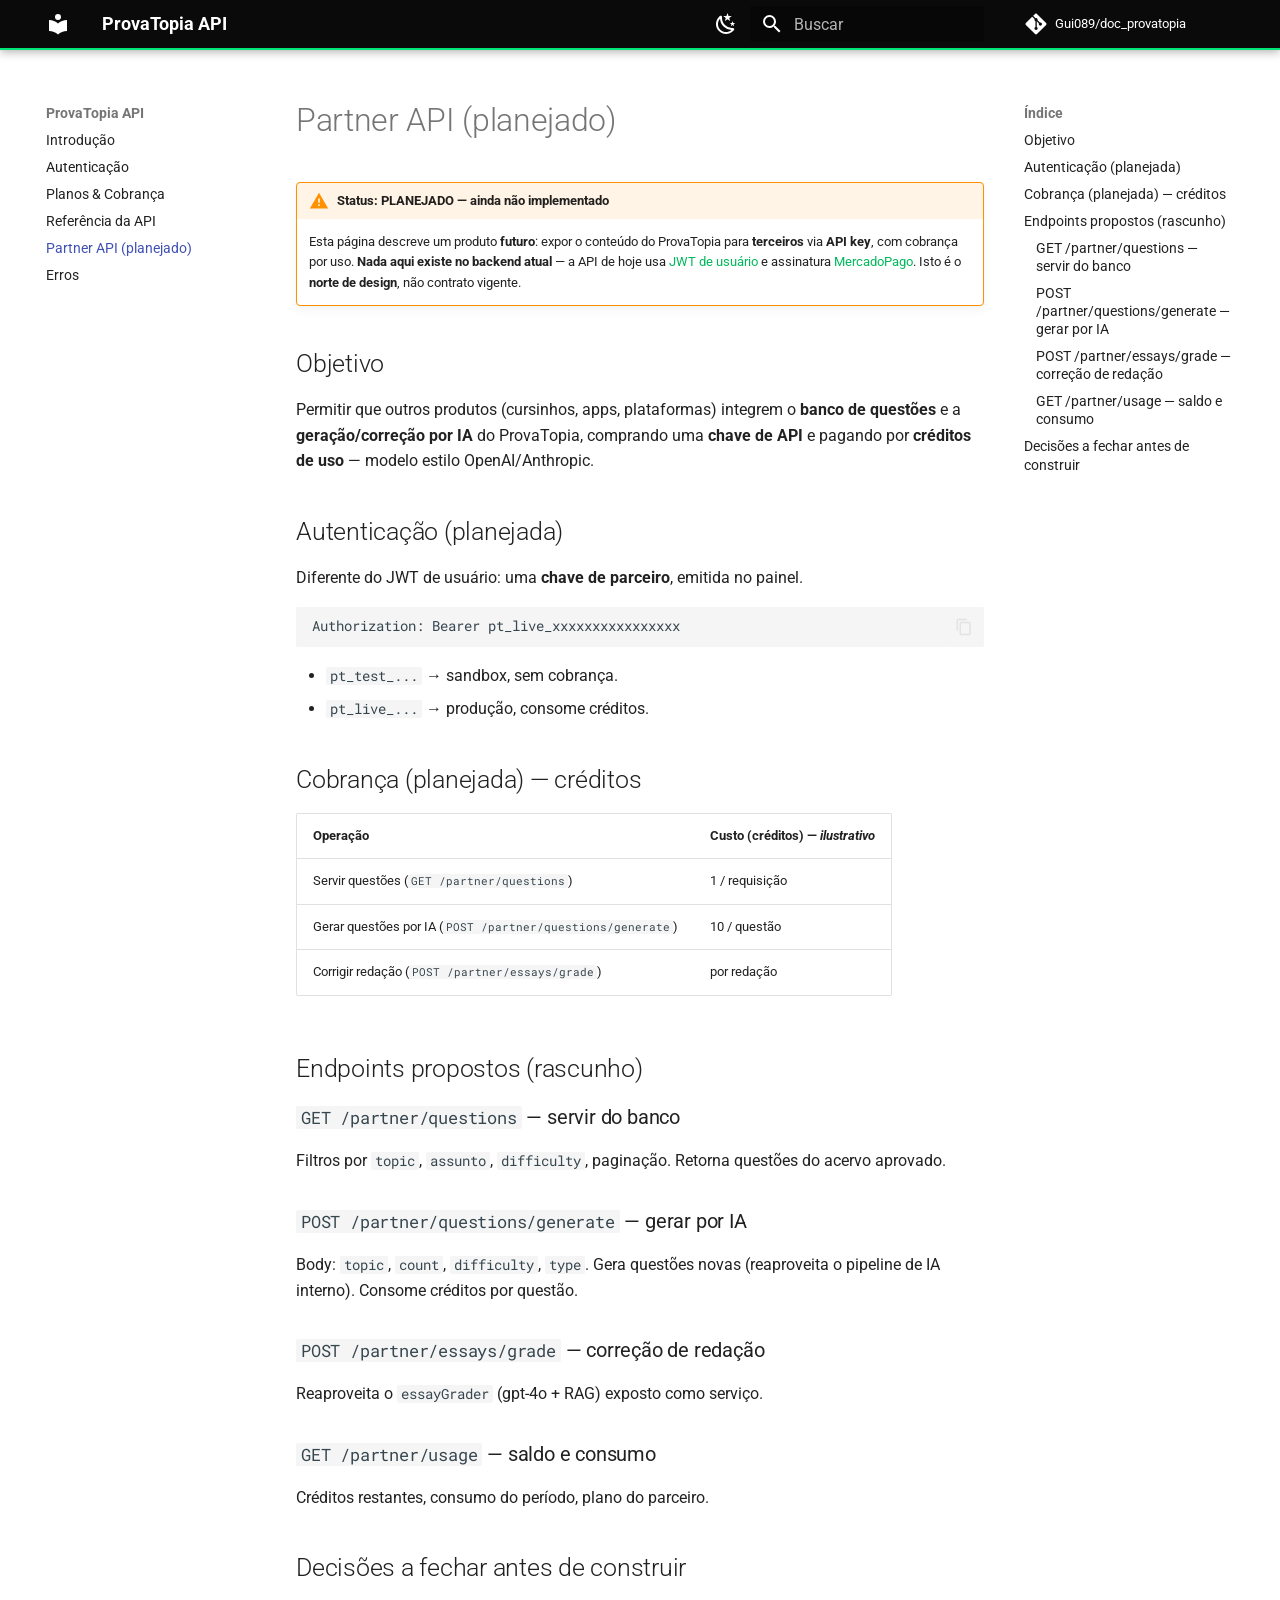
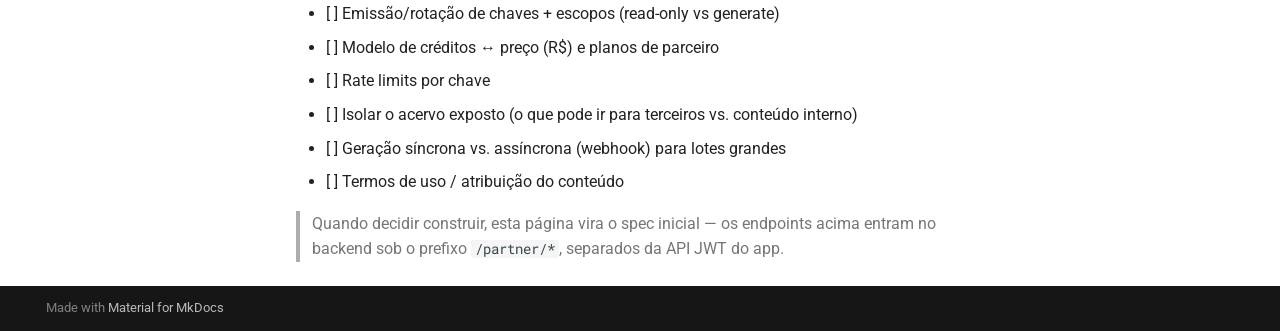
<file: partner-api/index.html>
<!doctype html>
<html lang="pt" class="no-js">
  <head>
    
      <meta charset="utf-8">
      <meta name="viewport" content="width=device-width,initial-scale=1">
      
        <meta name="description" content="Documentação da API do ProvaTopia — exibir e gerar questões, com cobrança por uso.">
      
      
      
        <link rel="canonical" href="https://gui089.github.io/doc_provatopia/partner-api/">
      
      
        <link rel="prev" href="../api-reference/">
      
      
        <link rel="next" href="../errors/">
      
      
        
      
      
      <link rel="icon" href="../assets/images/favicon.png">
      <meta name="generator" content="mkdocs-1.6.1, mkdocs-material-9.7.7">
    
    
      
        <title>Partner API (planejado) - ProvaTopia API</title>
      
    
    
      <link rel="stylesheet" href="../assets/stylesheets/main.ec1eaa64.min.css">
      
        
        <link rel="stylesheet" href="../assets/stylesheets/palette.ab4e12ef.min.css">
      
      


    
    
      
    
    
      
        
        
        <link rel="preconnect" href="https://fonts.gstatic.com" crossorigin>
        <link rel="stylesheet" href="https://fonts.googleapis.com/css?family=Roboto:300,300i,400,400i,700,700i%7CRoboto+Mono:400,400i,700,700i&display=fallback">
        <style>:root{--md-text-font:"Roboto";--md-code-font:"Roboto Mono"}</style>
      
    
    
      <link rel="stylesheet" href="../stylesheets/extra.css">
    
    <script>__md_scope=new URL("..",location),__md_hash=e=>[...e].reduce(((e,_)=>(e<<5)-e+_.charCodeAt(0)),0),__md_get=(e,_=localStorage,t=__md_scope)=>JSON.parse(_.getItem(t.pathname+"."+e)),__md_set=(e,_,t=localStorage,a=__md_scope)=>{try{t.setItem(a.pathname+"."+e,JSON.stringify(_))}catch(e){}}</script>
    
      

    
    
  </head>
  
  
    
    
      
    
    
    
    
    <body dir="ltr" data-md-color-scheme="default" data-md-color-primary="black" data-md-color-accent="green">
  
    
    <input class="md-toggle" data-md-toggle="drawer" type="checkbox" id="__drawer" autocomplete="off">
    <input class="md-toggle" data-md-toggle="search" type="checkbox" id="__search" autocomplete="off">
    <label class="md-overlay" for="__drawer"></label>
    <div data-md-component="skip">
      
        
        <a href="#partner-api-planejado" class="md-skip">
          Pular para conteúdo
        </a>
      
    </div>
    <div data-md-component="announce">
      
    </div>
    
    
      

  

<header class="md-header md-header--shadow" data-md-component="header">
  <nav class="md-header__inner md-grid" aria-label="Cabeçalho">
    <a href=".." title="ProvaTopia API" class="md-header__button md-logo" aria-label="ProvaTopia API" data-md-component="logo">
      
  
  <svg xmlns="http://www.w3.org/2000/svg" viewBox="0 0 24 24"><path d="M12 8a3 3 0 0 0 3-3 3 3 0 0 0-3-3 3 3 0 0 0-3 3 3 3 0 0 0 3 3m0 3.54C9.64 9.35 6.5 8 3 8v11c3.5 0 6.64 1.35 9 3.54 2.36-2.19 5.5-3.54 9-3.54V8c-3.5 0-6.64 1.35-9 3.54"/></svg>

    </a>
    <label class="md-header__button md-icon" for="__drawer">
      
      <svg xmlns="http://www.w3.org/2000/svg" viewBox="0 0 24 24"><path d="M3 6h18v2H3zm0 5h18v2H3zm0 5h18v2H3z"/></svg>
    </label>
    <div class="md-header__title" data-md-component="header-title">
      <div class="md-header__ellipsis">
        <div class="md-header__topic">
          <span class="md-ellipsis">
            ProvaTopia API
          </span>
        </div>
        <div class="md-header__topic" data-md-component="header-topic">
          <span class="md-ellipsis">
            
              Partner API (planejado)
            
          </span>
        </div>
      </div>
    </div>
    
      
        <form class="md-header__option" data-md-component="palette">
  
    
    
    
    <input class="md-option" data-md-color-media="(prefers-color-scheme: light)" data-md-color-scheme="default" data-md-color-primary="black" data-md-color-accent="green"  aria-label="Modo escuro"  type="radio" name="__palette" id="__palette_0">
    
      <label class="md-header__button md-icon" title="Modo escuro" for="__palette_1" hidden>
        <svg xmlns="http://www.w3.org/2000/svg" viewBox="0 0 24 24"><path d="m17.75 4.09-2.53 1.94.91 3.06-2.63-1.81-2.63 1.81.91-3.06-2.53-1.94L12.44 4l1.06-3 1.06 3zm3.5 6.91-1.64 1.25.59 1.98-1.7-1.17-1.7 1.17.59-1.98L15.75 11l2.06-.05L18.5 9l.69 1.95zm-2.28 4.95c.83-.08 1.72 1.1 1.19 1.85-.32.45-.66.87-1.08 1.27C15.17 23 8.84 23 4.94 19.07c-3.91-3.9-3.91-10.24 0-14.14.4-.4.82-.76 1.27-1.08.75-.53 1.93.36 1.85 1.19-.27 2.86.69 5.83 2.89 8.02a9.96 9.96 0 0 0 8.02 2.89m-1.64 2.02a12.08 12.08 0 0 1-7.8-3.47c-2.17-2.19-3.33-5-3.49-7.82-2.81 3.14-2.7 7.96.31 10.98 3.02 3.01 7.84 3.12 10.98.31"/></svg>
      </label>
    
  
    
    
    
    <input class="md-option" data-md-color-media="(prefers-color-scheme: dark)" data-md-color-scheme="slate" data-md-color-primary="black" data-md-color-accent="green"  aria-label="Modo claro"  type="radio" name="__palette" id="__palette_1">
    
      <label class="md-header__button md-icon" title="Modo claro" for="__palette_0" hidden>
        <svg xmlns="http://www.w3.org/2000/svg" viewBox="0 0 24 24"><path d="M12 7a5 5 0 0 1 5 5 5 5 0 0 1-5 5 5 5 0 0 1-5-5 5 5 0 0 1 5-5m0 2a3 3 0 0 0-3 3 3 3 0 0 0 3 3 3 3 0 0 0 3-3 3 3 0 0 0-3-3m0-7 2.39 3.42C13.65 5.15 12.84 5 12 5s-1.65.15-2.39.42zM3.34 7l4.16-.35A7.2 7.2 0 0 0 5.94 8.5c-.44.74-.69 1.5-.83 2.29zm.02 10 1.76-3.77a7.131 7.131 0 0 0 2.38 4.14zM20.65 7l-1.77 3.79a7.02 7.02 0 0 0-2.38-4.15zm-.01 10-4.14.36c.59-.51 1.12-1.14 1.54-1.86.42-.73.69-1.5.83-2.29zM12 22l-2.41-3.44c.74.27 1.55.44 2.41.44.82 0 1.63-.17 2.37-.44z"/></svg>
      </label>
    
  
</form>
      
    
    
      <script>var palette=__md_get("__palette");if(palette&&palette.color){if("(prefers-color-scheme)"===palette.color.media){var media=matchMedia("(prefers-color-scheme: light)"),input=document.querySelector(media.matches?"[data-md-color-media='(prefers-color-scheme: light)']":"[data-md-color-media='(prefers-color-scheme: dark)']");palette.color.media=input.getAttribute("data-md-color-media"),palette.color.scheme=input.getAttribute("data-md-color-scheme"),palette.color.primary=input.getAttribute("data-md-color-primary"),palette.color.accent=input.getAttribute("data-md-color-accent")}for(var[key,value]of Object.entries(palette.color))document.body.setAttribute("data-md-color-"+key,value)}</script>
    
    
    
      
      
        <label class="md-header__button md-icon" for="__search">
          
          <svg xmlns="http://www.w3.org/2000/svg" viewBox="0 0 24 24"><path d="M9.5 3A6.5 6.5 0 0 1 16 9.5c0 1.61-.59 3.09-1.56 4.23l.27.27h.79l5 5-1.5 1.5-5-5v-.79l-.27-.27A6.52 6.52 0 0 1 9.5 16 6.5 6.5 0 0 1 3 9.5 6.5 6.5 0 0 1 9.5 3m0 2C7 5 5 7 5 9.5S7 14 9.5 14 14 12 14 9.5 12 5 9.5 5"/></svg>
        </label>
        <div class="md-search" data-md-component="search" role="dialog">
  <label class="md-search__overlay" for="__search"></label>
  <div class="md-search__inner" role="search">
    <form class="md-search__form" name="search">
      <input type="text" class="md-search__input" name="query" aria-label="Buscar" placeholder="Buscar" autocapitalize="off" autocorrect="off" autocomplete="off" spellcheck="false" data-md-component="search-query" required>
      <label class="md-search__icon md-icon" for="__search">
        
        <svg xmlns="http://www.w3.org/2000/svg" viewBox="0 0 24 24"><path d="M9.5 3A6.5 6.5 0 0 1 16 9.5c0 1.61-.59 3.09-1.56 4.23l.27.27h.79l5 5-1.5 1.5-5-5v-.79l-.27-.27A6.52 6.52 0 0 1 9.5 16 6.5 6.5 0 0 1 3 9.5 6.5 6.5 0 0 1 9.5 3m0 2C7 5 5 7 5 9.5S7 14 9.5 14 14 12 14 9.5 12 5 9.5 5"/></svg>
        
        <svg xmlns="http://www.w3.org/2000/svg" viewBox="0 0 24 24"><path d="M20 11v2H8l5.5 5.5-1.42 1.42L4.16 12l7.92-7.92L13.5 5.5 8 11z"/></svg>
      </label>
      <nav class="md-search__options" aria-label="Pesquisar">
        
        <button type="reset" class="md-search__icon md-icon" title="Limpar" aria-label="Limpar" tabindex="-1">
          
          <svg xmlns="http://www.w3.org/2000/svg" viewBox="0 0 24 24"><path d="M19 6.41 17.59 5 12 10.59 6.41 5 5 6.41 10.59 12 5 17.59 6.41 19 12 13.41 17.59 19 19 17.59 13.41 12z"/></svg>
        </button>
      </nav>
      
        <div class="md-search__suggest" data-md-component="search-suggest"></div>
      
    </form>
    <div class="md-search__output">
      <div class="md-search__scrollwrap" tabindex="0" data-md-scrollfix>
        <div class="md-search-result" data-md-component="search-result">
          <div class="md-search-result__meta">
            Inicializando busca
          </div>
          <ol class="md-search-result__list" role="presentation"></ol>
        </div>
      </div>
    </div>
  </div>
</div>
      
    
    
      <div class="md-header__source">
        <a href="https://github.com/Gui089/doc_provatopia" title="Ir para repositório" class="md-source" data-md-component="source">
  <div class="md-source__icon md-icon">
    
    <svg xmlns="http://www.w3.org/2000/svg" viewBox="0 0 448 512"><!--! Font Awesome Free 7.1.0 by @fontawesome - https://fontawesome.com License - https://fontawesome.com/license/free (Icons: CC BY 4.0, Fonts: SIL OFL 1.1, Code: MIT License) Copyright 2025 Fonticons, Inc.--><path d="M439.6 236.1 244 40.5c-5.4-5.5-12.8-8.5-20.4-8.5s-15 3-20.4 8.4L162.5 81l51.5 51.5c27.1-9.1 52.7 16.8 43.4 43.7l49.7 49.7c34.2-11.8 61.2 31 35.5 56.7-26.5 26.5-70.2-2.9-56-37.3L240.3 199v121.9c25.3 12.5 22.3 41.8 9.1 55-6.4 6.4-15.2 10.1-24.3 10.1s-17.8-3.6-24.3-10.1c-17.6-17.6-11.1-46.9 11.2-56v-123c-20.8-8.5-24.6-30.7-18.6-45L142.6 101 8.5 235.1C3 240.6 0 247.9 0 255.5s3 15 8.5 20.4l195.6 195.7c5.4 5.4 12.7 8.4 20.4 8.4s15-3 20.4-8.4l194.7-194.7c5.4-5.4 8.4-12.8 8.4-20.4s-3-15-8.4-20.4"/></svg>
  </div>
  <div class="md-source__repository">
    Gui089/doc_provatopia
  </div>
</a>
      </div>
    
  </nav>
  
</header>
    
    <div class="md-container" data-md-component="container">
      
      
        
          
        
      
      <main class="md-main" data-md-component="main">
        <div class="md-main__inner md-grid">
          
            
              
              <div class="md-sidebar md-sidebar--primary" data-md-component="sidebar" data-md-type="navigation" >
                <div class="md-sidebar__scrollwrap">
                  <div class="md-sidebar__inner">
                    



<nav class="md-nav md-nav--primary" aria-label="Navegação" data-md-level="0">
  <label class="md-nav__title" for="__drawer">
    <a href=".." title="ProvaTopia API" class="md-nav__button md-logo" aria-label="ProvaTopia API" data-md-component="logo">
      
  
  <svg xmlns="http://www.w3.org/2000/svg" viewBox="0 0 24 24"><path d="M12 8a3 3 0 0 0 3-3 3 3 0 0 0-3-3 3 3 0 0 0-3 3 3 3 0 0 0 3 3m0 3.54C9.64 9.35 6.5 8 3 8v11c3.5 0 6.64 1.35 9 3.54 2.36-2.19 5.5-3.54 9-3.54V8c-3.5 0-6.64 1.35-9 3.54"/></svg>

    </a>
    ProvaTopia API
  </label>
  
    <div class="md-nav__source">
      <a href="https://github.com/Gui089/doc_provatopia" title="Ir para repositório" class="md-source" data-md-component="source">
  <div class="md-source__icon md-icon">
    
    <svg xmlns="http://www.w3.org/2000/svg" viewBox="0 0 448 512"><!--! Font Awesome Free 7.1.0 by @fontawesome - https://fontawesome.com License - https://fontawesome.com/license/free (Icons: CC BY 4.0, Fonts: SIL OFL 1.1, Code: MIT License) Copyright 2025 Fonticons, Inc.--><path d="M439.6 236.1 244 40.5c-5.4-5.5-12.8-8.5-20.4-8.5s-15 3-20.4 8.4L162.5 81l51.5 51.5c27.1-9.1 52.7 16.8 43.4 43.7l49.7 49.7c34.2-11.8 61.2 31 35.5 56.7-26.5 26.5-70.2-2.9-56-37.3L240.3 199v121.9c25.3 12.5 22.3 41.8 9.1 55-6.4 6.4-15.2 10.1-24.3 10.1s-17.8-3.6-24.3-10.1c-17.6-17.6-11.1-46.9 11.2-56v-123c-20.8-8.5-24.6-30.7-18.6-45L142.6 101 8.5 235.1C3 240.6 0 247.9 0 255.5s3 15 8.5 20.4l195.6 195.7c5.4 5.4 12.7 8.4 20.4 8.4s15-3 20.4-8.4l194.7-194.7c5.4-5.4 8.4-12.8 8.4-20.4s-3-15-8.4-20.4"/></svg>
  </div>
  <div class="md-source__repository">
    Gui089/doc_provatopia
  </div>
</a>
    </div>
  
  <ul class="md-nav__list" data-md-scrollfix>
    
      
      
  
  
  
  
    <li class="md-nav__item">
      <a href=".." class="md-nav__link">
        
  
  
  <span class="md-ellipsis">
    
  
    Introdução
  

    
  </span>
  
  

      </a>
    </li>
  

    
      
      
  
  
  
  
    <li class="md-nav__item">
      <a href="../authentication/" class="md-nav__link">
        
  
  
  <span class="md-ellipsis">
    
  
    Autenticação
  

    
  </span>
  
  

      </a>
    </li>
  

    
      
      
  
  
  
  
    <li class="md-nav__item">
      <a href="../plans-billing/" class="md-nav__link">
        
  
  
  <span class="md-ellipsis">
    
  
    Planos & Cobrança
  

    
  </span>
  
  

      </a>
    </li>
  

    
      
      
  
  
  
  
    <li class="md-nav__item">
      <a href="../api-reference/" class="md-nav__link">
        
  
  
  <span class="md-ellipsis">
    
  
    Referência da API
  

    
  </span>
  
  

      </a>
    </li>
  

    
      
      
  
  
    
  
  
  
    <li class="md-nav__item md-nav__item--active">
      
      <input class="md-nav__toggle md-toggle" type="checkbox" id="__toc">
      
      
        
      
      
        <label class="md-nav__link md-nav__link--active" for="__toc">
          
  
  
  <span class="md-ellipsis">
    
  
    Partner API (planejado)
  

    
  </span>
  
  

          <span class="md-nav__icon md-icon"></span>
        </label>
      
      <a href="./" class="md-nav__link md-nav__link--active">
        
  
  
  <span class="md-ellipsis">
    
  
    Partner API (planejado)
  

    
  </span>
  
  

      </a>
      
        

<nav class="md-nav md-nav--secondary" aria-label="Índice">
  
  
  
    
  
  
    <label class="md-nav__title" for="__toc">
      <span class="md-nav__icon md-icon"></span>
      Índice
    </label>
    <ul class="md-nav__list" data-md-component="toc" data-md-scrollfix>
      
        <li class="md-nav__item">
  <a href="#objetivo" class="md-nav__link">
    <span class="md-ellipsis">
      
        Objetivo
      
    </span>
  </a>
  
</li>
      
        <li class="md-nav__item">
  <a href="#autenticacao-planejada" class="md-nav__link">
    <span class="md-ellipsis">
      
        Autenticação (planejada)
      
    </span>
  </a>
  
</li>
      
        <li class="md-nav__item">
  <a href="#cobranca-planejada-creditos" class="md-nav__link">
    <span class="md-ellipsis">
      
        Cobrança (planejada) — créditos
      
    </span>
  </a>
  
</li>
      
        <li class="md-nav__item">
  <a href="#endpoints-propostos-rascunho" class="md-nav__link">
    <span class="md-ellipsis">
      
        Endpoints propostos (rascunho)
      
    </span>
  </a>
  
    <nav class="md-nav" aria-label="Endpoints propostos (rascunho)">
      <ul class="md-nav__list">
        
          <li class="md-nav__item">
  <a href="#get-partnerquestions-servir-do-banco" class="md-nav__link">
    <span class="md-ellipsis">
      
        GET /partner/questions — servir do banco
      
    </span>
  </a>
  
</li>
        
          <li class="md-nav__item">
  <a href="#post-partnerquestionsgenerate-gerar-por-ia" class="md-nav__link">
    <span class="md-ellipsis">
      
        POST /partner/questions/generate — gerar por IA
      
    </span>
  </a>
  
</li>
        
          <li class="md-nav__item">
  <a href="#post-partneressaysgrade-correcao-de-redacao" class="md-nav__link">
    <span class="md-ellipsis">
      
        POST /partner/essays/grade — correção de redação
      
    </span>
  </a>
  
</li>
        
          <li class="md-nav__item">
  <a href="#get-partnerusage-saldo-e-consumo" class="md-nav__link">
    <span class="md-ellipsis">
      
        GET /partner/usage — saldo e consumo
      
    </span>
  </a>
  
</li>
        
      </ul>
    </nav>
  
</li>
      
        <li class="md-nav__item">
  <a href="#decisoes-a-fechar-antes-de-construir" class="md-nav__link">
    <span class="md-ellipsis">
      
        Decisões a fechar antes de construir
      
    </span>
  </a>
  
</li>
      
    </ul>
  
</nav>
      
    </li>
  

    
      
      
  
  
  
  
    <li class="md-nav__item">
      <a href="../errors/" class="md-nav__link">
        
  
  
  <span class="md-ellipsis">
    
  
    Erros
  

    
  </span>
  
  

      </a>
    </li>
  

    
  </ul>
</nav>
                  </div>
                </div>
              </div>
            
            
              
              <div class="md-sidebar md-sidebar--secondary" data-md-component="sidebar" data-md-type="toc" >
                <div class="md-sidebar__scrollwrap">
                  <div class="md-sidebar__inner">
                    

<nav class="md-nav md-nav--secondary" aria-label="Índice">
  
  
  
    
  
  
    <label class="md-nav__title" for="__toc">
      <span class="md-nav__icon md-icon"></span>
      Índice
    </label>
    <ul class="md-nav__list" data-md-component="toc" data-md-scrollfix>
      
        <li class="md-nav__item">
  <a href="#objetivo" class="md-nav__link">
    <span class="md-ellipsis">
      
        Objetivo
      
    </span>
  </a>
  
</li>
      
        <li class="md-nav__item">
  <a href="#autenticacao-planejada" class="md-nav__link">
    <span class="md-ellipsis">
      
        Autenticação (planejada)
      
    </span>
  </a>
  
</li>
      
        <li class="md-nav__item">
  <a href="#cobranca-planejada-creditos" class="md-nav__link">
    <span class="md-ellipsis">
      
        Cobrança (planejada) — créditos
      
    </span>
  </a>
  
</li>
      
        <li class="md-nav__item">
  <a href="#endpoints-propostos-rascunho" class="md-nav__link">
    <span class="md-ellipsis">
      
        Endpoints propostos (rascunho)
      
    </span>
  </a>
  
    <nav class="md-nav" aria-label="Endpoints propostos (rascunho)">
      <ul class="md-nav__list">
        
          <li class="md-nav__item">
  <a href="#get-partnerquestions-servir-do-banco" class="md-nav__link">
    <span class="md-ellipsis">
      
        GET /partner/questions — servir do banco
      
    </span>
  </a>
  
</li>
        
          <li class="md-nav__item">
  <a href="#post-partnerquestionsgenerate-gerar-por-ia" class="md-nav__link">
    <span class="md-ellipsis">
      
        POST /partner/questions/generate — gerar por IA
      
    </span>
  </a>
  
</li>
        
          <li class="md-nav__item">
  <a href="#post-partneressaysgrade-correcao-de-redacao" class="md-nav__link">
    <span class="md-ellipsis">
      
        POST /partner/essays/grade — correção de redação
      
    </span>
  </a>
  
</li>
        
          <li class="md-nav__item">
  <a href="#get-partnerusage-saldo-e-consumo" class="md-nav__link">
    <span class="md-ellipsis">
      
        GET /partner/usage — saldo e consumo
      
    </span>
  </a>
  
</li>
        
      </ul>
    </nav>
  
</li>
      
        <li class="md-nav__item">
  <a href="#decisoes-a-fechar-antes-de-construir" class="md-nav__link">
    <span class="md-ellipsis">
      
        Decisões a fechar antes de construir
      
    </span>
  </a>
  
</li>
      
    </ul>
  
</nav>
                  </div>
                </div>
              </div>
            
          
          
            <div class="md-content" data-md-component="content">
              
              <article class="md-content__inner md-typeset">
                
                  


  
  


<h1 id="partner-api-planejado">Partner API (planejado)</h1>
<div class="admonition warning">
<p class="admonition-title">Status: PLANEJADO — ainda não implementado</p>
<p>Esta página descreve um produto <strong>futuro</strong>: expor o conteúdo do ProvaTopia para <strong>terceiros</strong> via <strong>API key</strong>, com cobrança por uso. <strong>Nada aqui existe no backend atual</strong> — a API de hoje usa <a href="../authentication/">JWT de usuário</a> e assinatura <a href="../plans-billing/">MercadoPago</a>. Isto é o <strong>norte de design</strong>, não contrato vigente.</p>
</div>
<h2 id="objetivo">Objetivo</h2>
<p>Permitir que outros produtos (cursinhos, apps, plataformas) integrem o <strong>banco de questões</strong> e a <strong>geração/correção por IA</strong> do ProvaTopia, comprando uma <strong>chave de API</strong> e pagando por <strong>créditos de uso</strong> — modelo estilo OpenAI/Anthropic.</p>
<h2 id="autenticacao-planejada">Autenticação (planejada)</h2>
<p>Diferente do JWT de usuário: uma <strong>chave de parceiro</strong>, emitida no painel.</p>
<div class="highlight"><pre><span></span><code>Authorization: Bearer pt_live_xxxxxxxxxxxxxxxx
</code></pre></div>
<ul>
<li><code>pt_test_...</code> → sandbox, sem cobrança.</li>
<li><code>pt_live_...</code> → produção, consome créditos.</li>
</ul>
<h2 id="cobranca-planejada-creditos">Cobrança (planejada) — créditos</h2>
<table>
<thead>
<tr>
<th>Operação</th>
<th>Custo (créditos) — <em>ilustrativo</em></th>
</tr>
</thead>
<tbody>
<tr>
<td>Servir questões (<code>GET /partner/questions</code>)</td>
<td>1 / requisição</td>
</tr>
<tr>
<td>Gerar questões por IA (<code>POST /partner/questions/generate</code>)</td>
<td>10 / questão</td>
</tr>
<tr>
<td>Corrigir redação (<code>POST /partner/essays/grade</code>)</td>
<td>por redação</td>
</tr>
</tbody>
</table>
<h2 id="endpoints-propostos-rascunho">Endpoints propostos (rascunho)</h2>
<h3 id="get-partnerquestions-servir-do-banco"><code>GET /partner/questions</code> — servir do banco</h3>
<p>Filtros por <code>topic</code>, <code>assunto</code>, <code>difficulty</code>, paginação. Retorna questões do acervo aprovado.</p>
<h3 id="post-partnerquestionsgenerate-gerar-por-ia"><code>POST /partner/questions/generate</code> — gerar por IA</h3>
<p>Body: <code>topic</code>, <code>count</code>, <code>difficulty</code>, <code>type</code>. Gera questões novas (reaproveita o pipeline de IA interno). Consome créditos por questão.</p>
<h3 id="post-partneressaysgrade-correcao-de-redacao"><code>POST /partner/essays/grade</code> — correção de redação</h3>
<p>Reaproveita o <code>essayGrader</code> (gpt-4o + RAG) exposto como serviço.</p>
<h3 id="get-partnerusage-saldo-e-consumo"><code>GET /partner/usage</code> — saldo e consumo</h3>
<p>Créditos restantes, consumo do período, plano do parceiro.</p>
<h2 id="decisoes-a-fechar-antes-de-construir">Decisões a fechar antes de construir</h2>
<ul>
<li>[ ] Emissão/rotação de chaves + escopos (read-only vs generate)</li>
<li>[ ] Modelo de créditos ↔ preço (R$) e planos de parceiro</li>
<li>[ ] Rate limits por chave</li>
<li>[ ] Isolar o acervo exposto (o que pode ir para terceiros vs. conteúdo interno)</li>
<li>[ ] Geração síncrona vs. assíncrona (webhook) para lotes grandes</li>
<li>[ ] Termos de uso / atribuição do conteúdo</li>
</ul>
<blockquote>
<p>Quando decidir construir, esta página vira o spec inicial — os endpoints acima entram no backend sob o prefixo <code>/partner/*</code>, separados da API JWT do app.</p>
</blockquote>












                
              </article>
            </div>
          
          
<script>var target=document.getElementById(location.hash.slice(1));target&&target.name&&(target.checked=target.name.startsWith("__tabbed_"))</script>
        </div>
        
          <button type="button" class="md-top md-icon" data-md-component="top" hidden>
  
  <svg xmlns="http://www.w3.org/2000/svg" viewBox="0 0 24 24"><path d="M13 20h-2V8l-5.5 5.5-1.42-1.42L12 4.16l7.92 7.92-1.42 1.42L13 8z"/></svg>
  Voltar para o topo
</button>
        
      </main>
      
        <footer class="md-footer">
  
  <div class="md-footer-meta md-typeset">
    <div class="md-footer-meta__inner md-grid">
      <div class="md-copyright">
  
  
    Made with
    <a href="https://squidfunk.github.io/mkdocs-material/" target="_blank" rel="noopener">
      Material for MkDocs
    </a>
  
</div>
      
    </div>
  </div>
</footer>
      
    </div>
    <div class="md-dialog" data-md-component="dialog">
      <div class="md-dialog__inner md-typeset"></div>
    </div>
    
    
    
      
      
      <script id="__config" type="application/json">{"annotate": null, "base": "..", "features": ["navigation.sections", "navigation.top", "navigation.instant", "content.code.copy", "content.code.annotate", "search.suggest", "search.highlight"], "search": "../assets/javascripts/workers/search.2c215733.min.js", "tags": null, "translations": {"clipboard.copied": "Copiado para \u00e1rea de transfer\u00eancia", "clipboard.copy": "Copiar para \u00e1rea de transfer\u00eancia", "search.result.more.one": "mais 1 nesta p\u00e1gina", "search.result.more.other": "# mais nesta p\u00e1gina", "search.result.none": "Nenhum documento encontrado", "search.result.one": "1 documento encontrado", "search.result.other": "# documentos encontrados", "search.result.placeholder": "Digite para iniciar a busca", "search.result.term.missing": "Ausente", "select.version": "Selecione a vers\u00e3o"}, "version": null}</script>
    
    
      <script src="../assets/javascripts/bundle.d7400e89.min.js"></script>
      
    
  </body>
</html>
</file>
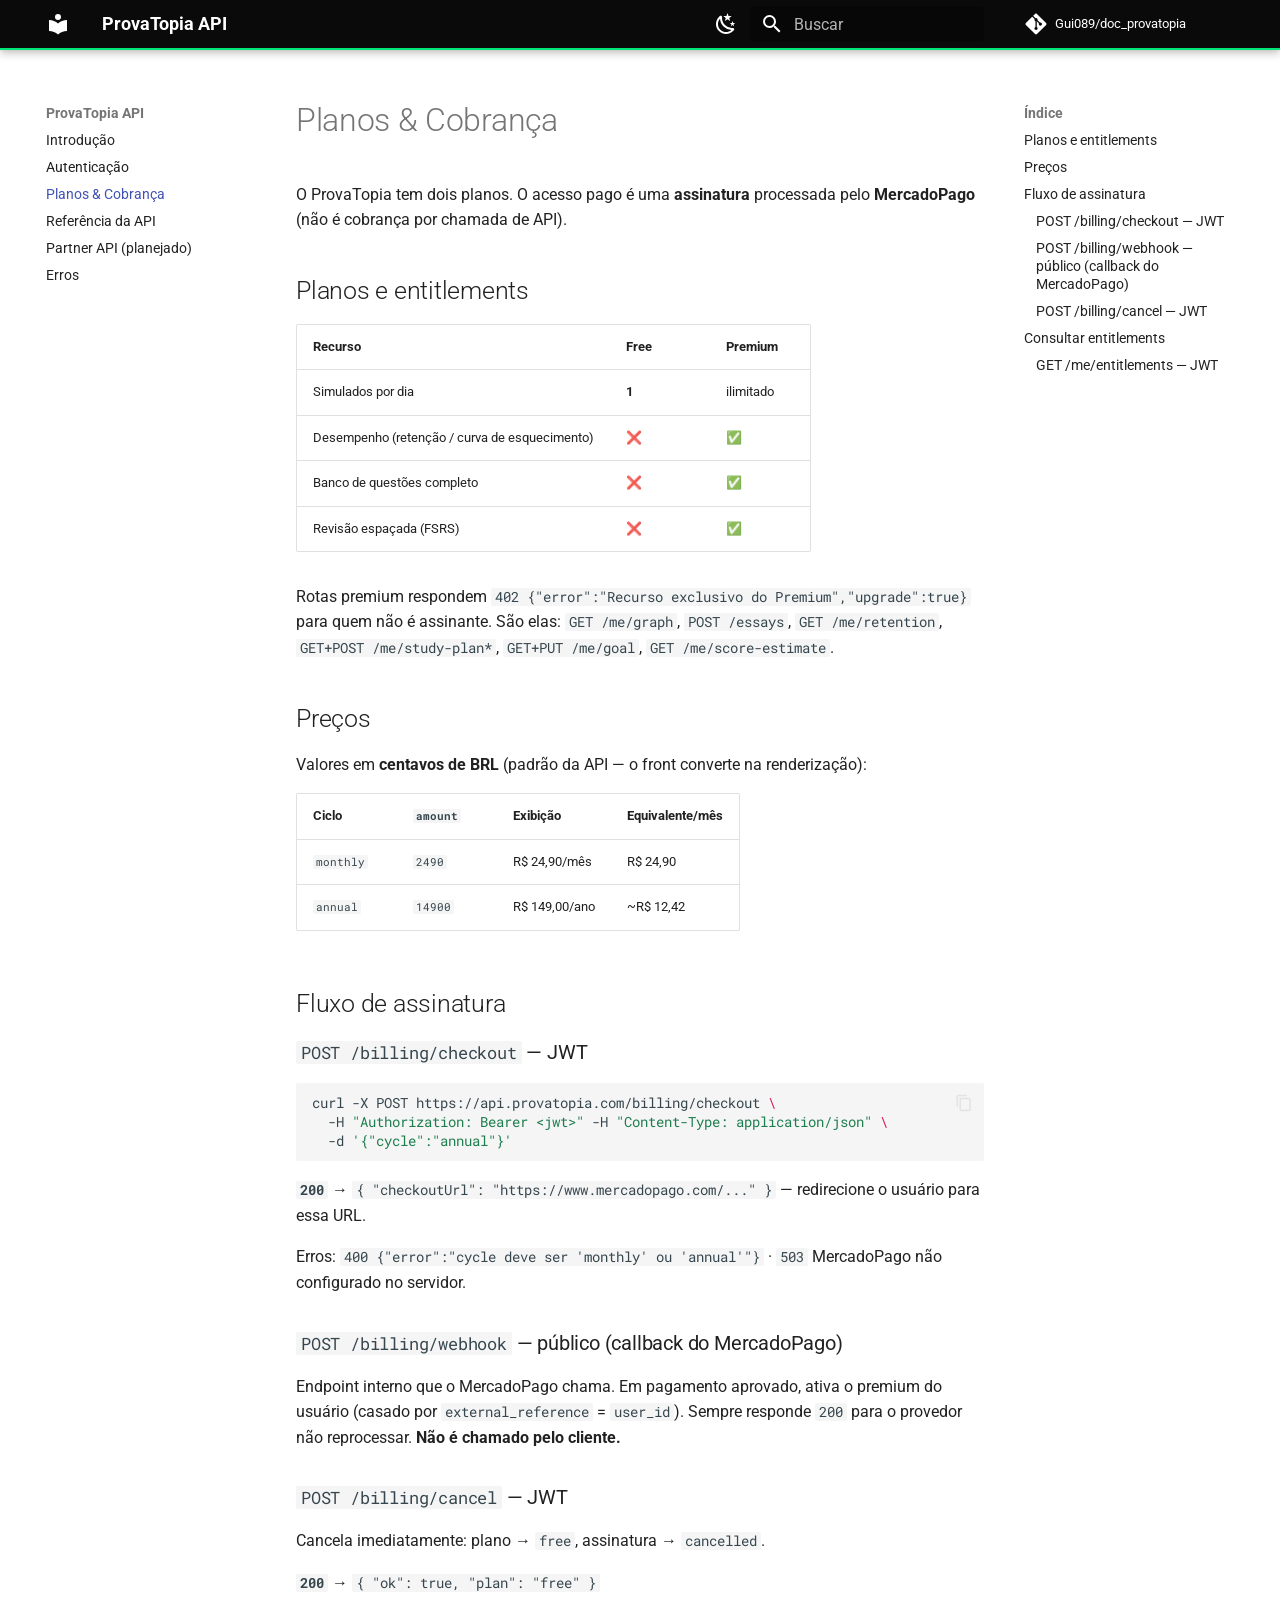
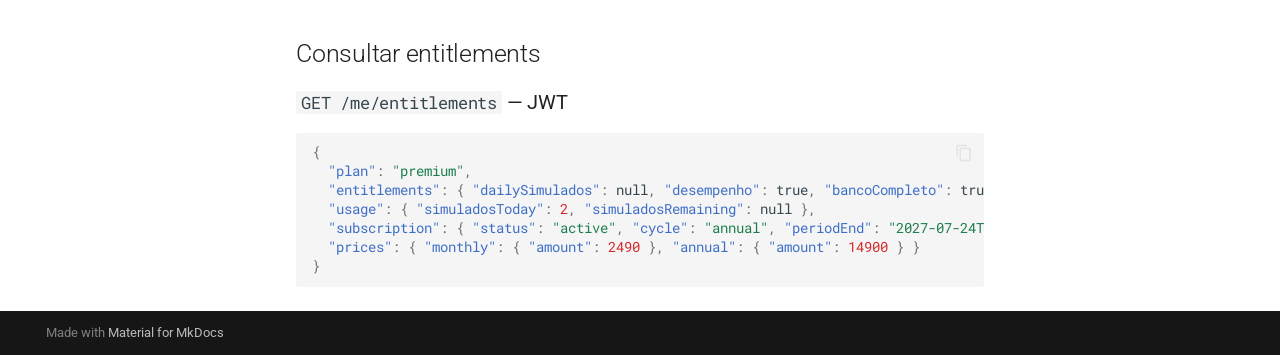
<file: plans-billing/index.html>
<!doctype html>
<html lang="pt" class="no-js">
  <head>
    
      <meta charset="utf-8">
      <meta name="viewport" content="width=device-width,initial-scale=1">
      
        <meta name="description" content="Documentação da API do ProvaTopia — exibir e gerar questões, com cobrança por uso.">
      
      
      
        <link rel="canonical" href="https://gui089.github.io/doc_provatopia/plans-billing/">
      
      
        <link rel="prev" href="../authentication/">
      
      
        <link rel="next" href="../api-reference/">
      
      
        
      
      
      <link rel="icon" href="../assets/images/favicon.png">
      <meta name="generator" content="mkdocs-1.6.1, mkdocs-material-9.7.7">
    
    
      
        <title>Planos & Cobrança - ProvaTopia API</title>
      
    
    
      <link rel="stylesheet" href="../assets/stylesheets/main.ec1eaa64.min.css">
      
        
        <link rel="stylesheet" href="../assets/stylesheets/palette.ab4e12ef.min.css">
      
      


    
    
      
    
    
      
        
        
        <link rel="preconnect" href="https://fonts.gstatic.com" crossorigin>
        <link rel="stylesheet" href="https://fonts.googleapis.com/css?family=Roboto:300,300i,400,400i,700,700i%7CRoboto+Mono:400,400i,700,700i&display=fallback">
        <style>:root{--md-text-font:"Roboto";--md-code-font:"Roboto Mono"}</style>
      
    
    
      <link rel="stylesheet" href="../stylesheets/extra.css">
    
    <script>__md_scope=new URL("..",location),__md_hash=e=>[...e].reduce(((e,_)=>(e<<5)-e+_.charCodeAt(0)),0),__md_get=(e,_=localStorage,t=__md_scope)=>JSON.parse(_.getItem(t.pathname+"."+e)),__md_set=(e,_,t=localStorage,a=__md_scope)=>{try{t.setItem(a.pathname+"."+e,JSON.stringify(_))}catch(e){}}</script>
    
      

    
    
  </head>
  
  
    
    
      
    
    
    
    
    <body dir="ltr" data-md-color-scheme="default" data-md-color-primary="black" data-md-color-accent="green">
  
    
    <input class="md-toggle" data-md-toggle="drawer" type="checkbox" id="__drawer" autocomplete="off">
    <input class="md-toggle" data-md-toggle="search" type="checkbox" id="__search" autocomplete="off">
    <label class="md-overlay" for="__drawer"></label>
    <div data-md-component="skip">
      
        
        <a href="#planos-cobranca" class="md-skip">
          Pular para conteúdo
        </a>
      
    </div>
    <div data-md-component="announce">
      
    </div>
    
    
      

  

<header class="md-header md-header--shadow" data-md-component="header">
  <nav class="md-header__inner md-grid" aria-label="Cabeçalho">
    <a href=".." title="ProvaTopia API" class="md-header__button md-logo" aria-label="ProvaTopia API" data-md-component="logo">
      
  
  <svg xmlns="http://www.w3.org/2000/svg" viewBox="0 0 24 24"><path d="M12 8a3 3 0 0 0 3-3 3 3 0 0 0-3-3 3 3 0 0 0-3 3 3 3 0 0 0 3 3m0 3.54C9.64 9.35 6.5 8 3 8v11c3.5 0 6.64 1.35 9 3.54 2.36-2.19 5.5-3.54 9-3.54V8c-3.5 0-6.64 1.35-9 3.54"/></svg>

    </a>
    <label class="md-header__button md-icon" for="__drawer">
      
      <svg xmlns="http://www.w3.org/2000/svg" viewBox="0 0 24 24"><path d="M3 6h18v2H3zm0 5h18v2H3zm0 5h18v2H3z"/></svg>
    </label>
    <div class="md-header__title" data-md-component="header-title">
      <div class="md-header__ellipsis">
        <div class="md-header__topic">
          <span class="md-ellipsis">
            ProvaTopia API
          </span>
        </div>
        <div class="md-header__topic" data-md-component="header-topic">
          <span class="md-ellipsis">
            
              Planos & Cobrança
            
          </span>
        </div>
      </div>
    </div>
    
      
        <form class="md-header__option" data-md-component="palette">
  
    
    
    
    <input class="md-option" data-md-color-media="(prefers-color-scheme: light)" data-md-color-scheme="default" data-md-color-primary="black" data-md-color-accent="green"  aria-label="Modo escuro"  type="radio" name="__palette" id="__palette_0">
    
      <label class="md-header__button md-icon" title="Modo escuro" for="__palette_1" hidden>
        <svg xmlns="http://www.w3.org/2000/svg" viewBox="0 0 24 24"><path d="m17.75 4.09-2.53 1.94.91 3.06-2.63-1.81-2.63 1.81.91-3.06-2.53-1.94L12.44 4l1.06-3 1.06 3zm3.5 6.91-1.64 1.25.59 1.98-1.7-1.17-1.7 1.17.59-1.98L15.75 11l2.06-.05L18.5 9l.69 1.95zm-2.28 4.95c.83-.08 1.72 1.1 1.19 1.85-.32.45-.66.87-1.08 1.27C15.17 23 8.84 23 4.94 19.07c-3.91-3.9-3.91-10.24 0-14.14.4-.4.82-.76 1.27-1.08.75-.53 1.93.36 1.85 1.19-.27 2.86.69 5.83 2.89 8.02a9.96 9.96 0 0 0 8.02 2.89m-1.64 2.02a12.08 12.08 0 0 1-7.8-3.47c-2.17-2.19-3.33-5-3.49-7.82-2.81 3.14-2.7 7.96.31 10.98 3.02 3.01 7.84 3.12 10.98.31"/></svg>
      </label>
    
  
    
    
    
    <input class="md-option" data-md-color-media="(prefers-color-scheme: dark)" data-md-color-scheme="slate" data-md-color-primary="black" data-md-color-accent="green"  aria-label="Modo claro"  type="radio" name="__palette" id="__palette_1">
    
      <label class="md-header__button md-icon" title="Modo claro" for="__palette_0" hidden>
        <svg xmlns="http://www.w3.org/2000/svg" viewBox="0 0 24 24"><path d="M12 7a5 5 0 0 1 5 5 5 5 0 0 1-5 5 5 5 0 0 1-5-5 5 5 0 0 1 5-5m0 2a3 3 0 0 0-3 3 3 3 0 0 0 3 3 3 3 0 0 0 3-3 3 3 0 0 0-3-3m0-7 2.39 3.42C13.65 5.15 12.84 5 12 5s-1.65.15-2.39.42zM3.34 7l4.16-.35A7.2 7.2 0 0 0 5.94 8.5c-.44.74-.69 1.5-.83 2.29zm.02 10 1.76-3.77a7.131 7.131 0 0 0 2.38 4.14zM20.65 7l-1.77 3.79a7.02 7.02 0 0 0-2.38-4.15zm-.01 10-4.14.36c.59-.51 1.12-1.14 1.54-1.86.42-.73.69-1.5.83-2.29zM12 22l-2.41-3.44c.74.27 1.55.44 2.41.44.82 0 1.63-.17 2.37-.44z"/></svg>
      </label>
    
  
</form>
      
    
    
      <script>var palette=__md_get("__palette");if(palette&&palette.color){if("(prefers-color-scheme)"===palette.color.media){var media=matchMedia("(prefers-color-scheme: light)"),input=document.querySelector(media.matches?"[data-md-color-media='(prefers-color-scheme: light)']":"[data-md-color-media='(prefers-color-scheme: dark)']");palette.color.media=input.getAttribute("data-md-color-media"),palette.color.scheme=input.getAttribute("data-md-color-scheme"),palette.color.primary=input.getAttribute("data-md-color-primary"),palette.color.accent=input.getAttribute("data-md-color-accent")}for(var[key,value]of Object.entries(palette.color))document.body.setAttribute("data-md-color-"+key,value)}</script>
    
    
    
      
      
        <label class="md-header__button md-icon" for="__search">
          
          <svg xmlns="http://www.w3.org/2000/svg" viewBox="0 0 24 24"><path d="M9.5 3A6.5 6.5 0 0 1 16 9.5c0 1.61-.59 3.09-1.56 4.23l.27.27h.79l5 5-1.5 1.5-5-5v-.79l-.27-.27A6.52 6.52 0 0 1 9.5 16 6.5 6.5 0 0 1 3 9.5 6.5 6.5 0 0 1 9.5 3m0 2C7 5 5 7 5 9.5S7 14 9.5 14 14 12 14 9.5 12 5 9.5 5"/></svg>
        </label>
        <div class="md-search" data-md-component="search" role="dialog">
  <label class="md-search__overlay" for="__search"></label>
  <div class="md-search__inner" role="search">
    <form class="md-search__form" name="search">
      <input type="text" class="md-search__input" name="query" aria-label="Buscar" placeholder="Buscar" autocapitalize="off" autocorrect="off" autocomplete="off" spellcheck="false" data-md-component="search-query" required>
      <label class="md-search__icon md-icon" for="__search">
        
        <svg xmlns="http://www.w3.org/2000/svg" viewBox="0 0 24 24"><path d="M9.5 3A6.5 6.5 0 0 1 16 9.5c0 1.61-.59 3.09-1.56 4.23l.27.27h.79l5 5-1.5 1.5-5-5v-.79l-.27-.27A6.52 6.52 0 0 1 9.5 16 6.5 6.5 0 0 1 3 9.5 6.5 6.5 0 0 1 9.5 3m0 2C7 5 5 7 5 9.5S7 14 9.5 14 14 12 14 9.5 12 5 9.5 5"/></svg>
        
        <svg xmlns="http://www.w3.org/2000/svg" viewBox="0 0 24 24"><path d="M20 11v2H8l5.5 5.5-1.42 1.42L4.16 12l7.92-7.92L13.5 5.5 8 11z"/></svg>
      </label>
      <nav class="md-search__options" aria-label="Pesquisar">
        
        <button type="reset" class="md-search__icon md-icon" title="Limpar" aria-label="Limpar" tabindex="-1">
          
          <svg xmlns="http://www.w3.org/2000/svg" viewBox="0 0 24 24"><path d="M19 6.41 17.59 5 12 10.59 6.41 5 5 6.41 10.59 12 5 17.59 6.41 19 12 13.41 17.59 19 19 17.59 13.41 12z"/></svg>
        </button>
      </nav>
      
        <div class="md-search__suggest" data-md-component="search-suggest"></div>
      
    </form>
    <div class="md-search__output">
      <div class="md-search__scrollwrap" tabindex="0" data-md-scrollfix>
        <div class="md-search-result" data-md-component="search-result">
          <div class="md-search-result__meta">
            Inicializando busca
          </div>
          <ol class="md-search-result__list" role="presentation"></ol>
        </div>
      </div>
    </div>
  </div>
</div>
      
    
    
      <div class="md-header__source">
        <a href="https://github.com/Gui089/doc_provatopia" title="Ir para repositório" class="md-source" data-md-component="source">
  <div class="md-source__icon md-icon">
    
    <svg xmlns="http://www.w3.org/2000/svg" viewBox="0 0 448 512"><!--! Font Awesome Free 7.1.0 by @fontawesome - https://fontawesome.com License - https://fontawesome.com/license/free (Icons: CC BY 4.0, Fonts: SIL OFL 1.1, Code: MIT License) Copyright 2025 Fonticons, Inc.--><path d="M439.6 236.1 244 40.5c-5.4-5.5-12.8-8.5-20.4-8.5s-15 3-20.4 8.4L162.5 81l51.5 51.5c27.1-9.1 52.7 16.8 43.4 43.7l49.7 49.7c34.2-11.8 61.2 31 35.5 56.7-26.5 26.5-70.2-2.9-56-37.3L240.3 199v121.9c25.3 12.5 22.3 41.8 9.1 55-6.4 6.4-15.2 10.1-24.3 10.1s-17.8-3.6-24.3-10.1c-17.6-17.6-11.1-46.9 11.2-56v-123c-20.8-8.5-24.6-30.7-18.6-45L142.6 101 8.5 235.1C3 240.6 0 247.9 0 255.5s3 15 8.5 20.4l195.6 195.7c5.4 5.4 12.7 8.4 20.4 8.4s15-3 20.4-8.4l194.7-194.7c5.4-5.4 8.4-12.8 8.4-20.4s-3-15-8.4-20.4"/></svg>
  </div>
  <div class="md-source__repository">
    Gui089/doc_provatopia
  </div>
</a>
      </div>
    
  </nav>
  
</header>
    
    <div class="md-container" data-md-component="container">
      
      
        
          
        
      
      <main class="md-main" data-md-component="main">
        <div class="md-main__inner md-grid">
          
            
              
              <div class="md-sidebar md-sidebar--primary" data-md-component="sidebar" data-md-type="navigation" >
                <div class="md-sidebar__scrollwrap">
                  <div class="md-sidebar__inner">
                    



<nav class="md-nav md-nav--primary" aria-label="Navegação" data-md-level="0">
  <label class="md-nav__title" for="__drawer">
    <a href=".." title="ProvaTopia API" class="md-nav__button md-logo" aria-label="ProvaTopia API" data-md-component="logo">
      
  
  <svg xmlns="http://www.w3.org/2000/svg" viewBox="0 0 24 24"><path d="M12 8a3 3 0 0 0 3-3 3 3 0 0 0-3-3 3 3 0 0 0-3 3 3 3 0 0 0 3 3m0 3.54C9.64 9.35 6.5 8 3 8v11c3.5 0 6.64 1.35 9 3.54 2.36-2.19 5.5-3.54 9-3.54V8c-3.5 0-6.64 1.35-9 3.54"/></svg>

    </a>
    ProvaTopia API
  </label>
  
    <div class="md-nav__source">
      <a href="https://github.com/Gui089/doc_provatopia" title="Ir para repositório" class="md-source" data-md-component="source">
  <div class="md-source__icon md-icon">
    
    <svg xmlns="http://www.w3.org/2000/svg" viewBox="0 0 448 512"><!--! Font Awesome Free 7.1.0 by @fontawesome - https://fontawesome.com License - https://fontawesome.com/license/free (Icons: CC BY 4.0, Fonts: SIL OFL 1.1, Code: MIT License) Copyright 2025 Fonticons, Inc.--><path d="M439.6 236.1 244 40.5c-5.4-5.5-12.8-8.5-20.4-8.5s-15 3-20.4 8.4L162.5 81l51.5 51.5c27.1-9.1 52.7 16.8 43.4 43.7l49.7 49.7c34.2-11.8 61.2 31 35.5 56.7-26.5 26.5-70.2-2.9-56-37.3L240.3 199v121.9c25.3 12.5 22.3 41.8 9.1 55-6.4 6.4-15.2 10.1-24.3 10.1s-17.8-3.6-24.3-10.1c-17.6-17.6-11.1-46.9 11.2-56v-123c-20.8-8.5-24.6-30.7-18.6-45L142.6 101 8.5 235.1C3 240.6 0 247.9 0 255.5s3 15 8.5 20.4l195.6 195.7c5.4 5.4 12.7 8.4 20.4 8.4s15-3 20.4-8.4l194.7-194.7c5.4-5.4 8.4-12.8 8.4-20.4s-3-15-8.4-20.4"/></svg>
  </div>
  <div class="md-source__repository">
    Gui089/doc_provatopia
  </div>
</a>
    </div>
  
  <ul class="md-nav__list" data-md-scrollfix>
    
      
      
  
  
  
  
    <li class="md-nav__item">
      <a href=".." class="md-nav__link">
        
  
  
  <span class="md-ellipsis">
    
  
    Introdução
  

    
  </span>
  
  

      </a>
    </li>
  

    
      
      
  
  
  
  
    <li class="md-nav__item">
      <a href="../authentication/" class="md-nav__link">
        
  
  
  <span class="md-ellipsis">
    
  
    Autenticação
  

    
  </span>
  
  

      </a>
    </li>
  

    
      
      
  
  
    
  
  
  
    <li class="md-nav__item md-nav__item--active">
      
      <input class="md-nav__toggle md-toggle" type="checkbox" id="__toc">
      
      
        
      
      
        <label class="md-nav__link md-nav__link--active" for="__toc">
          
  
  
  <span class="md-ellipsis">
    
  
    Planos & Cobrança
  

    
  </span>
  
  

          <span class="md-nav__icon md-icon"></span>
        </label>
      
      <a href="./" class="md-nav__link md-nav__link--active">
        
  
  
  <span class="md-ellipsis">
    
  
    Planos & Cobrança
  

    
  </span>
  
  

      </a>
      
        

<nav class="md-nav md-nav--secondary" aria-label="Índice">
  
  
  
    
  
  
    <label class="md-nav__title" for="__toc">
      <span class="md-nav__icon md-icon"></span>
      Índice
    </label>
    <ul class="md-nav__list" data-md-component="toc" data-md-scrollfix>
      
        <li class="md-nav__item">
  <a href="#planos-e-entitlements" class="md-nav__link">
    <span class="md-ellipsis">
      
        Planos e entitlements
      
    </span>
  </a>
  
</li>
      
        <li class="md-nav__item">
  <a href="#precos" class="md-nav__link">
    <span class="md-ellipsis">
      
        Preços
      
    </span>
  </a>
  
</li>
      
        <li class="md-nav__item">
  <a href="#fluxo-de-assinatura" class="md-nav__link">
    <span class="md-ellipsis">
      
        Fluxo de assinatura
      
    </span>
  </a>
  
    <nav class="md-nav" aria-label="Fluxo de assinatura">
      <ul class="md-nav__list">
        
          <li class="md-nav__item">
  <a href="#post-billingcheckout-jwt" class="md-nav__link">
    <span class="md-ellipsis">
      
        POST /billing/checkout — JWT
      
    </span>
  </a>
  
</li>
        
          <li class="md-nav__item">
  <a href="#post-billingwebhook-publico-callback-do-mercadopago" class="md-nav__link">
    <span class="md-ellipsis">
      
        POST /billing/webhook — público (callback do MercadoPago)
      
    </span>
  </a>
  
</li>
        
          <li class="md-nav__item">
  <a href="#post-billingcancel-jwt" class="md-nav__link">
    <span class="md-ellipsis">
      
        POST /billing/cancel — JWT
      
    </span>
  </a>
  
</li>
        
      </ul>
    </nav>
  
</li>
      
        <li class="md-nav__item">
  <a href="#consultar-entitlements" class="md-nav__link">
    <span class="md-ellipsis">
      
        Consultar entitlements
      
    </span>
  </a>
  
    <nav class="md-nav" aria-label="Consultar entitlements">
      <ul class="md-nav__list">
        
          <li class="md-nav__item">
  <a href="#get-meentitlements-jwt" class="md-nav__link">
    <span class="md-ellipsis">
      
        GET /me/entitlements — JWT
      
    </span>
  </a>
  
</li>
        
      </ul>
    </nav>
  
</li>
      
    </ul>
  
</nav>
      
    </li>
  

    
      
      
  
  
  
  
    <li class="md-nav__item">
      <a href="../api-reference/" class="md-nav__link">
        
  
  
  <span class="md-ellipsis">
    
  
    Referência da API
  

    
  </span>
  
  

      </a>
    </li>
  

    
      
      
  
  
  
  
    <li class="md-nav__item">
      <a href="../partner-api/" class="md-nav__link">
        
  
  
  <span class="md-ellipsis">
    
  
    Partner API (planejado)
  

    
  </span>
  
  

      </a>
    </li>
  

    
      
      
  
  
  
  
    <li class="md-nav__item">
      <a href="../errors/" class="md-nav__link">
        
  
  
  <span class="md-ellipsis">
    
  
    Erros
  

    
  </span>
  
  

      </a>
    </li>
  

    
  </ul>
</nav>
                  </div>
                </div>
              </div>
            
            
              
              <div class="md-sidebar md-sidebar--secondary" data-md-component="sidebar" data-md-type="toc" >
                <div class="md-sidebar__scrollwrap">
                  <div class="md-sidebar__inner">
                    

<nav class="md-nav md-nav--secondary" aria-label="Índice">
  
  
  
    
  
  
    <label class="md-nav__title" for="__toc">
      <span class="md-nav__icon md-icon"></span>
      Índice
    </label>
    <ul class="md-nav__list" data-md-component="toc" data-md-scrollfix>
      
        <li class="md-nav__item">
  <a href="#planos-e-entitlements" class="md-nav__link">
    <span class="md-ellipsis">
      
        Planos e entitlements
      
    </span>
  </a>
  
</li>
      
        <li class="md-nav__item">
  <a href="#precos" class="md-nav__link">
    <span class="md-ellipsis">
      
        Preços
      
    </span>
  </a>
  
</li>
      
        <li class="md-nav__item">
  <a href="#fluxo-de-assinatura" class="md-nav__link">
    <span class="md-ellipsis">
      
        Fluxo de assinatura
      
    </span>
  </a>
  
    <nav class="md-nav" aria-label="Fluxo de assinatura">
      <ul class="md-nav__list">
        
          <li class="md-nav__item">
  <a href="#post-billingcheckout-jwt" class="md-nav__link">
    <span class="md-ellipsis">
      
        POST /billing/checkout — JWT
      
    </span>
  </a>
  
</li>
        
          <li class="md-nav__item">
  <a href="#post-billingwebhook-publico-callback-do-mercadopago" class="md-nav__link">
    <span class="md-ellipsis">
      
        POST /billing/webhook — público (callback do MercadoPago)
      
    </span>
  </a>
  
</li>
        
          <li class="md-nav__item">
  <a href="#post-billingcancel-jwt" class="md-nav__link">
    <span class="md-ellipsis">
      
        POST /billing/cancel — JWT
      
    </span>
  </a>
  
</li>
        
      </ul>
    </nav>
  
</li>
      
        <li class="md-nav__item">
  <a href="#consultar-entitlements" class="md-nav__link">
    <span class="md-ellipsis">
      
        Consultar entitlements
      
    </span>
  </a>
  
    <nav class="md-nav" aria-label="Consultar entitlements">
      <ul class="md-nav__list">
        
          <li class="md-nav__item">
  <a href="#get-meentitlements-jwt" class="md-nav__link">
    <span class="md-ellipsis">
      
        GET /me/entitlements — JWT
      
    </span>
  </a>
  
</li>
        
      </ul>
    </nav>
  
</li>
      
    </ul>
  
</nav>
                  </div>
                </div>
              </div>
            
          
          
            <div class="md-content" data-md-component="content">
              
              <article class="md-content__inner md-typeset">
                
                  


  
  


<h1 id="planos-cobranca">Planos &amp; Cobrança</h1>
<p>O ProvaTopia tem dois planos. O acesso pago é uma <strong>assinatura</strong> processada pelo <strong>MercadoPago</strong> (não é cobrança por chamada de API).</p>
<h2 id="planos-e-entitlements">Planos e entitlements</h2>
<table>
<thead>
<tr>
<th>Recurso</th>
<th>Free</th>
<th>Premium</th>
</tr>
</thead>
<tbody>
<tr>
<td>Simulados por dia</td>
<td><strong>1</strong></td>
<td>ilimitado</td>
</tr>
<tr>
<td>Desempenho (retenção / curva de esquecimento)</td>
<td>❌</td>
<td>✅</td>
</tr>
<tr>
<td>Banco de questões completo</td>
<td>❌</td>
<td>✅</td>
</tr>
<tr>
<td>Revisão espaçada (FSRS)</td>
<td>❌</td>
<td>✅</td>
</tr>
</tbody>
</table>
<p>Rotas premium respondem <code>402 {"error":"Recurso exclusivo do Premium","upgrade":true}</code> para quem não é assinante. São elas: <code>GET /me/graph</code>, <code>POST /essays</code>, <code>GET /me/retention</code>, <code>GET+POST /me/study-plan*</code>, <code>GET+PUT /me/goal</code>, <code>GET /me/score-estimate</code>.</p>
<h2 id="precos">Preços</h2>
<p>Valores em <strong>centavos de BRL</strong> (padrão da API — o front converte na renderização):</p>
<table>
<thead>
<tr>
<th>Ciclo</th>
<th><code>amount</code></th>
<th>Exibição</th>
<th>Equivalente/mês</th>
</tr>
</thead>
<tbody>
<tr>
<td><code>monthly</code></td>
<td><code>2490</code></td>
<td>R$ 24,90/mês</td>
<td>R$ 24,90</td>
</tr>
<tr>
<td><code>annual</code></td>
<td><code>14900</code></td>
<td>R$ 149,00/ano</td>
<td>~R$ 12,42</td>
</tr>
</tbody>
</table>
<h2 id="fluxo-de-assinatura">Fluxo de assinatura</h2>
<h3 id="post-billingcheckout-jwt"><code>POST /billing/checkout</code> — JWT</h3>
<div class="highlight"><pre><span></span><code>curl<span class="w"> </span>-X<span class="w"> </span>POST<span class="w"> </span>https://api.provatopia.com/billing/checkout<span class="w"> </span><span class="se">\</span>
<span class="w">  </span>-H<span class="w"> </span><span class="s2">&quot;Authorization: Bearer &lt;jwt&gt;&quot;</span><span class="w"> </span>-H<span class="w"> </span><span class="s2">&quot;Content-Type: application/json&quot;</span><span class="w"> </span><span class="se">\</span>
<span class="w">  </span>-d<span class="w"> </span><span class="s1">&#39;{&quot;cycle&quot;:&quot;annual&quot;}&#39;</span>
</code></pre></div>
<p><strong><code>200</code></strong> → <code>{ "checkoutUrl": "https://www.mercadopago.com/..." }</code> — redirecione o usuário para essa URL.</p>
<p>Erros: <code>400 {"error":"cycle deve ser 'monthly' ou 'annual'"}</code> · <code>503</code> MercadoPago não configurado no servidor.</p>
<h3 id="post-billingwebhook-publico-callback-do-mercadopago"><code>POST /billing/webhook</code> — público (callback do MercadoPago)</h3>
<p>Endpoint interno que o MercadoPago chama. Em pagamento aprovado, ativa o premium do usuário (casado por <code>external_reference</code> = <code>user_id</code>). Sempre responde <code>200</code> para o provedor não reprocessar. <strong>Não é chamado pelo cliente.</strong></p>
<h3 id="post-billingcancel-jwt"><code>POST /billing/cancel</code> — JWT</h3>
<p>Cancela imediatamente: plano → <code>free</code>, assinatura → <code>cancelled</code>.</p>
<p><strong><code>200</code></strong> → <code>{ "ok": true, "plan": "free" }</code></p>
<h2 id="consultar-entitlements">Consultar entitlements</h2>
<h3 id="get-meentitlements-jwt"><code>GET /me/entitlements</code> — JWT</h3>
<div class="highlight"><pre><span></span><code><span class="p">{</span>
<span class="w">  </span><span class="nt">&quot;plan&quot;</span><span class="p">:</span><span class="w"> </span><span class="s2">&quot;premium&quot;</span><span class="p">,</span>
<span class="w">  </span><span class="nt">&quot;entitlements&quot;</span><span class="p">:</span><span class="w"> </span><span class="p">{</span><span class="w"> </span><span class="nt">&quot;dailySimulados&quot;</span><span class="p">:</span><span class="w"> </span><span class="kc">null</span><span class="p">,</span><span class="w"> </span><span class="nt">&quot;desempenho&quot;</span><span class="p">:</span><span class="w"> </span><span class="kc">true</span><span class="p">,</span><span class="w"> </span><span class="nt">&quot;bancoCompleto&quot;</span><span class="p">:</span><span class="w"> </span><span class="kc">true</span><span class="p">,</span><span class="w"> </span><span class="nt">&quot;revisaoFSRS&quot;</span><span class="p">:</span><span class="w"> </span><span class="kc">true</span><span class="w"> </span><span class="p">},</span>
<span class="w">  </span><span class="nt">&quot;usage&quot;</span><span class="p">:</span><span class="w"> </span><span class="p">{</span><span class="w"> </span><span class="nt">&quot;simuladosToday&quot;</span><span class="p">:</span><span class="w"> </span><span class="mi">2</span><span class="p">,</span><span class="w"> </span><span class="nt">&quot;simuladosRemaining&quot;</span><span class="p">:</span><span class="w"> </span><span class="kc">null</span><span class="w"> </span><span class="p">},</span>
<span class="w">  </span><span class="nt">&quot;subscription&quot;</span><span class="p">:</span><span class="w"> </span><span class="p">{</span><span class="w"> </span><span class="nt">&quot;status&quot;</span><span class="p">:</span><span class="w"> </span><span class="s2">&quot;active&quot;</span><span class="p">,</span><span class="w"> </span><span class="nt">&quot;cycle&quot;</span><span class="p">:</span><span class="w"> </span><span class="s2">&quot;annual&quot;</span><span class="p">,</span><span class="w"> </span><span class="nt">&quot;periodEnd&quot;</span><span class="p">:</span><span class="w"> </span><span class="s2">&quot;2027-07-24T00:00:00.000Z&quot;</span><span class="w"> </span><span class="p">},</span>
<span class="w">  </span><span class="nt">&quot;prices&quot;</span><span class="p">:</span><span class="w"> </span><span class="p">{</span><span class="w"> </span><span class="nt">&quot;monthly&quot;</span><span class="p">:</span><span class="w"> </span><span class="p">{</span><span class="w"> </span><span class="nt">&quot;amount&quot;</span><span class="p">:</span><span class="w"> </span><span class="mi">2490</span><span class="w"> </span><span class="p">},</span><span class="w"> </span><span class="nt">&quot;annual&quot;</span><span class="p">:</span><span class="w"> </span><span class="p">{</span><span class="w"> </span><span class="nt">&quot;amount&quot;</span><span class="p">:</span><span class="w"> </span><span class="mi">14900</span><span class="w"> </span><span class="p">}</span><span class="w"> </span><span class="p">}</span>
<span class="p">}</span>
</code></pre></div>












                
              </article>
            </div>
          
          
<script>var target=document.getElementById(location.hash.slice(1));target&&target.name&&(target.checked=target.name.startsWith("__tabbed_"))</script>
        </div>
        
          <button type="button" class="md-top md-icon" data-md-component="top" hidden>
  
  <svg xmlns="http://www.w3.org/2000/svg" viewBox="0 0 24 24"><path d="M13 20h-2V8l-5.5 5.5-1.42-1.42L12 4.16l7.92 7.92-1.42 1.42L13 8z"/></svg>
  Voltar para o topo
</button>
        
      </main>
      
        <footer class="md-footer">
  
  <div class="md-footer-meta md-typeset">
    <div class="md-footer-meta__inner md-grid">
      <div class="md-copyright">
  
  
    Made with
    <a href="https://squidfunk.github.io/mkdocs-material/" target="_blank" rel="noopener">
      Material for MkDocs
    </a>
  
</div>
      
    </div>
  </div>
</footer>
      
    </div>
    <div class="md-dialog" data-md-component="dialog">
      <div class="md-dialog__inner md-typeset"></div>
    </div>
    
    
    
      
      
      <script id="__config" type="application/json">{"annotate": null, "base": "..", "features": ["navigation.sections", "navigation.top", "navigation.instant", "content.code.copy", "content.code.annotate", "search.suggest", "search.highlight"], "search": "../assets/javascripts/workers/search.2c215733.min.js", "tags": null, "translations": {"clipboard.copied": "Copiado para \u00e1rea de transfer\u00eancia", "clipboard.copy": "Copiar para \u00e1rea de transfer\u00eancia", "search.result.more.one": "mais 1 nesta p\u00e1gina", "search.result.more.other": "# mais nesta p\u00e1gina", "search.result.none": "Nenhum documento encontrado", "search.result.one": "1 documento encontrado", "search.result.other": "# documentos encontrados", "search.result.placeholder": "Digite para iniciar a busca", "search.result.term.missing": "Ausente", "select.version": "Selecione a vers\u00e3o"}, "version": null}</script>
    
    
      <script src="../assets/javascripts/bundle.d7400e89.min.js"></script>
      
    
  </body>
</html>
</file>
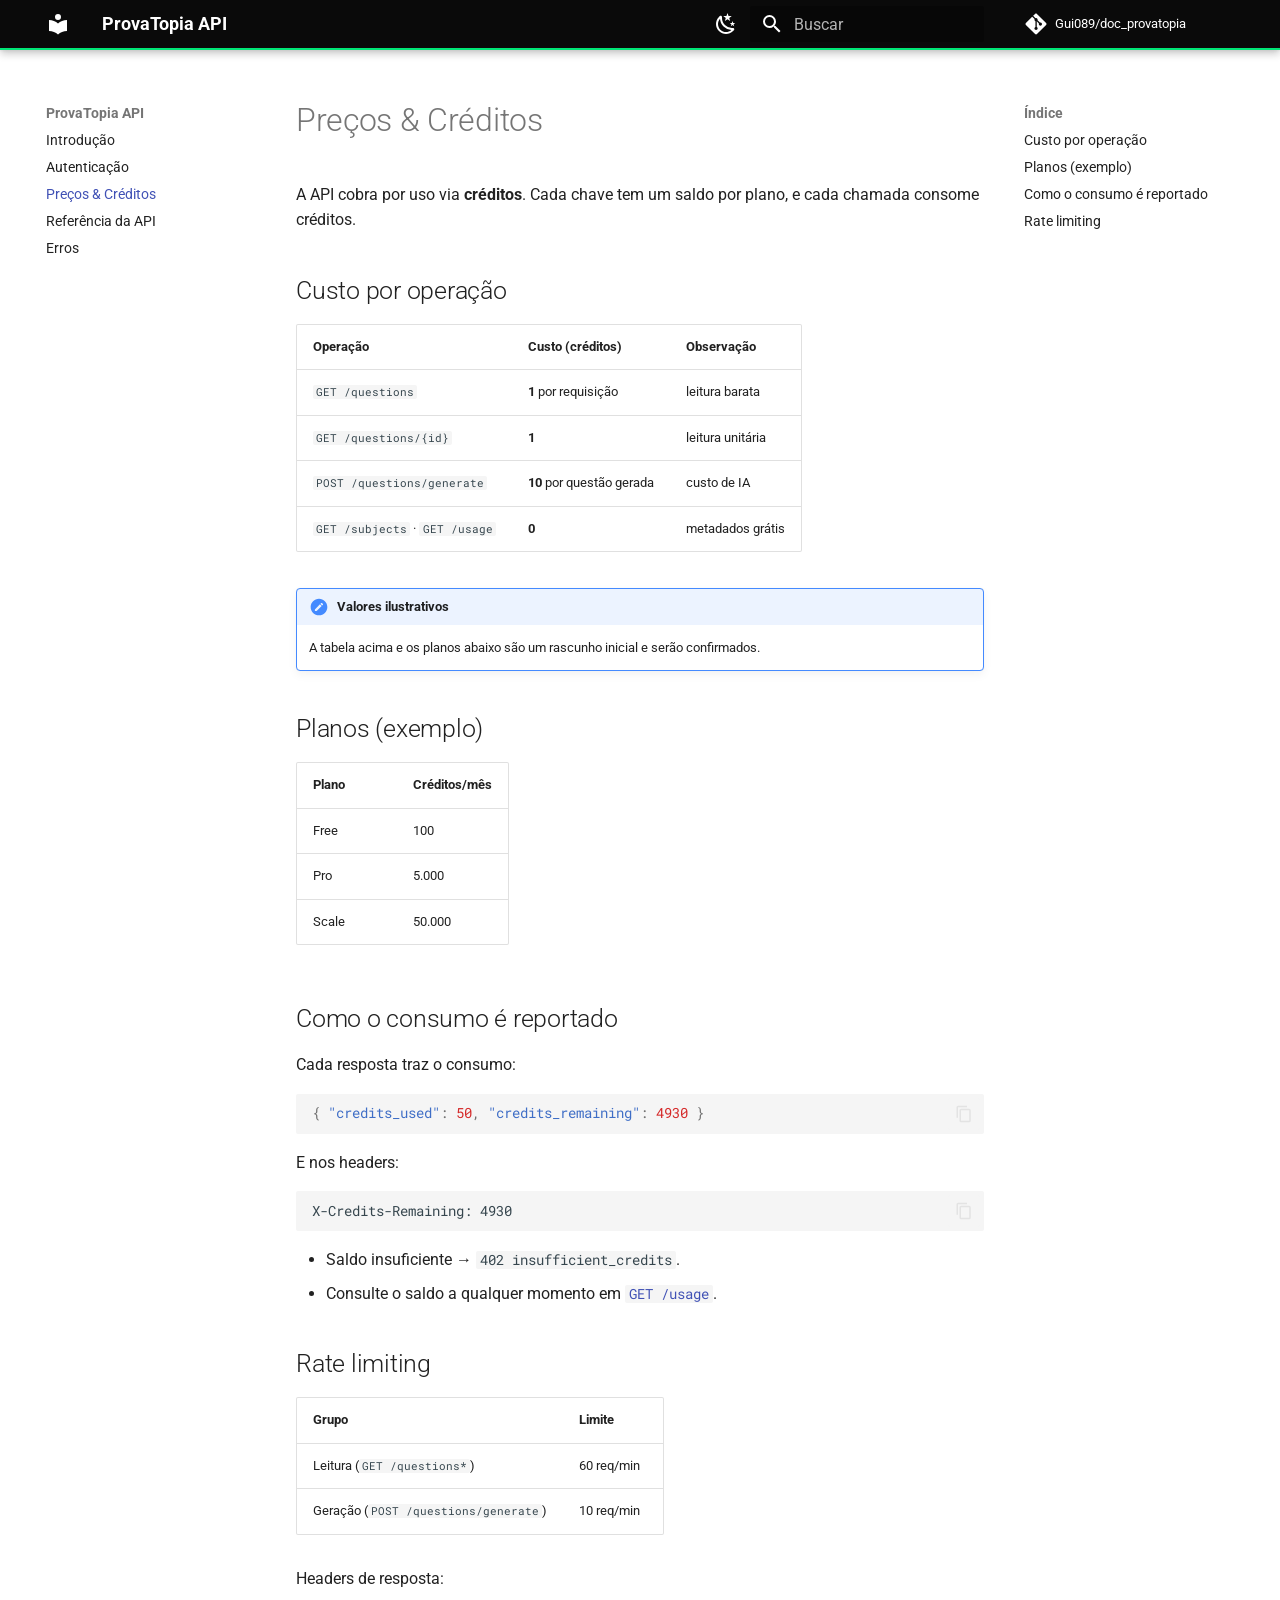
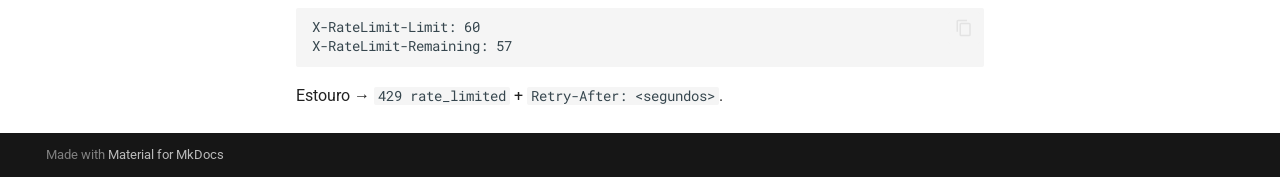
<file: pricing/index.html>
<!doctype html>
<html lang="pt" class="no-js">
  <head>
    
      <meta charset="utf-8">
      <meta name="viewport" content="width=device-width,initial-scale=1">
      
        <meta name="description" content="Documentação da API do ProvaTopia — exibir e gerar questões, com cobrança por uso.">
      
      
      
        <link rel="canonical" href="https://gui089.github.io/doc_provatopia/pricing/">
      
      
        <link rel="prev" href="../authentication/">
      
      
        <link rel="next" href="../api-reference/">
      
      
        
      
      
      <link rel="icon" href="../assets/images/favicon.png">
      <meta name="generator" content="mkdocs-1.6.1, mkdocs-material-9.7.7">
    
    
      
        <title>Preços & Créditos - ProvaTopia API</title>
      
    
    
      <link rel="stylesheet" href="../assets/stylesheets/main.ec1eaa64.min.css">
      
        
        <link rel="stylesheet" href="../assets/stylesheets/palette.ab4e12ef.min.css">
      
      


    
    
      
    
    
      
        
        
        <link rel="preconnect" href="https://fonts.gstatic.com" crossorigin>
        <link rel="stylesheet" href="https://fonts.googleapis.com/css?family=Roboto:300,300i,400,400i,700,700i%7CRoboto+Mono:400,400i,700,700i&display=fallback">
        <style>:root{--md-text-font:"Roboto";--md-code-font:"Roboto Mono"}</style>
      
    
    
      <link rel="stylesheet" href="../stylesheets/extra.css">
    
    <script>__md_scope=new URL("..",location),__md_hash=e=>[...e].reduce(((e,_)=>(e<<5)-e+_.charCodeAt(0)),0),__md_get=(e,_=localStorage,t=__md_scope)=>JSON.parse(_.getItem(t.pathname+"."+e)),__md_set=(e,_,t=localStorage,a=__md_scope)=>{try{t.setItem(a.pathname+"."+e,JSON.stringify(_))}catch(e){}}</script>
    
      

    
    
  </head>
  
  
    
    
      
    
    
    
    
    <body dir="ltr" data-md-color-scheme="default" data-md-color-primary="black" data-md-color-accent="green">
  
    
    <input class="md-toggle" data-md-toggle="drawer" type="checkbox" id="__drawer" autocomplete="off">
    <input class="md-toggle" data-md-toggle="search" type="checkbox" id="__search" autocomplete="off">
    <label class="md-overlay" for="__drawer"></label>
    <div data-md-component="skip">
      
        
        <a href="#precos-creditos" class="md-skip">
          Pular para conteúdo
        </a>
      
    </div>
    <div data-md-component="announce">
      
    </div>
    
    
      

  

<header class="md-header md-header--shadow" data-md-component="header">
  <nav class="md-header__inner md-grid" aria-label="Cabeçalho">
    <a href=".." title="ProvaTopia API" class="md-header__button md-logo" aria-label="ProvaTopia API" data-md-component="logo">
      
  
  <svg xmlns="http://www.w3.org/2000/svg" viewBox="0 0 24 24"><path d="M12 8a3 3 0 0 0 3-3 3 3 0 0 0-3-3 3 3 0 0 0-3 3 3 3 0 0 0 3 3m0 3.54C9.64 9.35 6.5 8 3 8v11c3.5 0 6.64 1.35 9 3.54 2.36-2.19 5.5-3.54 9-3.54V8c-3.5 0-6.64 1.35-9 3.54"/></svg>

    </a>
    <label class="md-header__button md-icon" for="__drawer">
      
      <svg xmlns="http://www.w3.org/2000/svg" viewBox="0 0 24 24"><path d="M3 6h18v2H3zm0 5h18v2H3zm0 5h18v2H3z"/></svg>
    </label>
    <div class="md-header__title" data-md-component="header-title">
      <div class="md-header__ellipsis">
        <div class="md-header__topic">
          <span class="md-ellipsis">
            ProvaTopia API
          </span>
        </div>
        <div class="md-header__topic" data-md-component="header-topic">
          <span class="md-ellipsis">
            
              Preços & Créditos
            
          </span>
        </div>
      </div>
    </div>
    
      
        <form class="md-header__option" data-md-component="palette">
  
    
    
    
    <input class="md-option" data-md-color-media="(prefers-color-scheme: light)" data-md-color-scheme="default" data-md-color-primary="black" data-md-color-accent="green"  aria-label="Modo escuro"  type="radio" name="__palette" id="__palette_0">
    
      <label class="md-header__button md-icon" title="Modo escuro" for="__palette_1" hidden>
        <svg xmlns="http://www.w3.org/2000/svg" viewBox="0 0 24 24"><path d="m17.75 4.09-2.53 1.94.91 3.06-2.63-1.81-2.63 1.81.91-3.06-2.53-1.94L12.44 4l1.06-3 1.06 3zm3.5 6.91-1.64 1.25.59 1.98-1.7-1.17-1.7 1.17.59-1.98L15.75 11l2.06-.05L18.5 9l.69 1.95zm-2.28 4.95c.83-.08 1.72 1.1 1.19 1.85-.32.45-.66.87-1.08 1.27C15.17 23 8.84 23 4.94 19.07c-3.91-3.9-3.91-10.24 0-14.14.4-.4.82-.76 1.27-1.08.75-.53 1.93.36 1.85 1.19-.27 2.86.69 5.83 2.89 8.02a9.96 9.96 0 0 0 8.02 2.89m-1.64 2.02a12.08 12.08 0 0 1-7.8-3.47c-2.17-2.19-3.33-5-3.49-7.82-2.81 3.14-2.7 7.96.31 10.98 3.02 3.01 7.84 3.12 10.98.31"/></svg>
      </label>
    
  
    
    
    
    <input class="md-option" data-md-color-media="(prefers-color-scheme: dark)" data-md-color-scheme="slate" data-md-color-primary="black" data-md-color-accent="green"  aria-label="Modo claro"  type="radio" name="__palette" id="__palette_1">
    
      <label class="md-header__button md-icon" title="Modo claro" for="__palette_0" hidden>
        <svg xmlns="http://www.w3.org/2000/svg" viewBox="0 0 24 24"><path d="M12 7a5 5 0 0 1 5 5 5 5 0 0 1-5 5 5 5 0 0 1-5-5 5 5 0 0 1 5-5m0 2a3 3 0 0 0-3 3 3 3 0 0 0 3 3 3 3 0 0 0 3-3 3 3 0 0 0-3-3m0-7 2.39 3.42C13.65 5.15 12.84 5 12 5s-1.65.15-2.39.42zM3.34 7l4.16-.35A7.2 7.2 0 0 0 5.94 8.5c-.44.74-.69 1.5-.83 2.29zm.02 10 1.76-3.77a7.131 7.131 0 0 0 2.38 4.14zM20.65 7l-1.77 3.79a7.02 7.02 0 0 0-2.38-4.15zm-.01 10-4.14.36c.59-.51 1.12-1.14 1.54-1.86.42-.73.69-1.5.83-2.29zM12 22l-2.41-3.44c.74.27 1.55.44 2.41.44.82 0 1.63-.17 2.37-.44z"/></svg>
      </label>
    
  
</form>
      
    
    
      <script>var palette=__md_get("__palette");if(palette&&palette.color){if("(prefers-color-scheme)"===palette.color.media){var media=matchMedia("(prefers-color-scheme: light)"),input=document.querySelector(media.matches?"[data-md-color-media='(prefers-color-scheme: light)']":"[data-md-color-media='(prefers-color-scheme: dark)']");palette.color.media=input.getAttribute("data-md-color-media"),palette.color.scheme=input.getAttribute("data-md-color-scheme"),palette.color.primary=input.getAttribute("data-md-color-primary"),palette.color.accent=input.getAttribute("data-md-color-accent")}for(var[key,value]of Object.entries(palette.color))document.body.setAttribute("data-md-color-"+key,value)}</script>
    
    
    
      
      
        <label class="md-header__button md-icon" for="__search">
          
          <svg xmlns="http://www.w3.org/2000/svg" viewBox="0 0 24 24"><path d="M9.5 3A6.5 6.5 0 0 1 16 9.5c0 1.61-.59 3.09-1.56 4.23l.27.27h.79l5 5-1.5 1.5-5-5v-.79l-.27-.27A6.52 6.52 0 0 1 9.5 16 6.5 6.5 0 0 1 3 9.5 6.5 6.5 0 0 1 9.5 3m0 2C7 5 5 7 5 9.5S7 14 9.5 14 14 12 14 9.5 12 5 9.5 5"/></svg>
        </label>
        <div class="md-search" data-md-component="search" role="dialog">
  <label class="md-search__overlay" for="__search"></label>
  <div class="md-search__inner" role="search">
    <form class="md-search__form" name="search">
      <input type="text" class="md-search__input" name="query" aria-label="Buscar" placeholder="Buscar" autocapitalize="off" autocorrect="off" autocomplete="off" spellcheck="false" data-md-component="search-query" required>
      <label class="md-search__icon md-icon" for="__search">
        
        <svg xmlns="http://www.w3.org/2000/svg" viewBox="0 0 24 24"><path d="M9.5 3A6.5 6.5 0 0 1 16 9.5c0 1.61-.59 3.09-1.56 4.23l.27.27h.79l5 5-1.5 1.5-5-5v-.79l-.27-.27A6.52 6.52 0 0 1 9.5 16 6.5 6.5 0 0 1 3 9.5 6.5 6.5 0 0 1 9.5 3m0 2C7 5 5 7 5 9.5S7 14 9.5 14 14 12 14 9.5 12 5 9.5 5"/></svg>
        
        <svg xmlns="http://www.w3.org/2000/svg" viewBox="0 0 24 24"><path d="M20 11v2H8l5.5 5.5-1.42 1.42L4.16 12l7.92-7.92L13.5 5.5 8 11z"/></svg>
      </label>
      <nav class="md-search__options" aria-label="Pesquisar">
        
        <button type="reset" class="md-search__icon md-icon" title="Limpar" aria-label="Limpar" tabindex="-1">
          
          <svg xmlns="http://www.w3.org/2000/svg" viewBox="0 0 24 24"><path d="M19 6.41 17.59 5 12 10.59 6.41 5 5 6.41 10.59 12 5 17.59 6.41 19 12 13.41 17.59 19 19 17.59 13.41 12z"/></svg>
        </button>
      </nav>
      
        <div class="md-search__suggest" data-md-component="search-suggest"></div>
      
    </form>
    <div class="md-search__output">
      <div class="md-search__scrollwrap" tabindex="0" data-md-scrollfix>
        <div class="md-search-result" data-md-component="search-result">
          <div class="md-search-result__meta">
            Inicializando busca
          </div>
          <ol class="md-search-result__list" role="presentation"></ol>
        </div>
      </div>
    </div>
  </div>
</div>
      
    
    
      <div class="md-header__source">
        <a href="https://github.com/Gui089/doc_provatopia" title="Ir para repositório" class="md-source" data-md-component="source">
  <div class="md-source__icon md-icon">
    
    <svg xmlns="http://www.w3.org/2000/svg" viewBox="0 0 448 512"><!--! Font Awesome Free 7.1.0 by @fontawesome - https://fontawesome.com License - https://fontawesome.com/license/free (Icons: CC BY 4.0, Fonts: SIL OFL 1.1, Code: MIT License) Copyright 2025 Fonticons, Inc.--><path d="M439.6 236.1 244 40.5c-5.4-5.5-12.8-8.5-20.4-8.5s-15 3-20.4 8.4L162.5 81l51.5 51.5c27.1-9.1 52.7 16.8 43.4 43.7l49.7 49.7c34.2-11.8 61.2 31 35.5 56.7-26.5 26.5-70.2-2.9-56-37.3L240.3 199v121.9c25.3 12.5 22.3 41.8 9.1 55-6.4 6.4-15.2 10.1-24.3 10.1s-17.8-3.6-24.3-10.1c-17.6-17.6-11.1-46.9 11.2-56v-123c-20.8-8.5-24.6-30.7-18.6-45L142.6 101 8.5 235.1C3 240.6 0 247.9 0 255.5s3 15 8.5 20.4l195.6 195.7c5.4 5.4 12.7 8.4 20.4 8.4s15-3 20.4-8.4l194.7-194.7c5.4-5.4 8.4-12.8 8.4-20.4s-3-15-8.4-20.4"/></svg>
  </div>
  <div class="md-source__repository">
    Gui089/doc_provatopia
  </div>
</a>
      </div>
    
  </nav>
  
</header>
    
    <div class="md-container" data-md-component="container">
      
      
        
          
        
      
      <main class="md-main" data-md-component="main">
        <div class="md-main__inner md-grid">
          
            
              
              <div class="md-sidebar md-sidebar--primary" data-md-component="sidebar" data-md-type="navigation" >
                <div class="md-sidebar__scrollwrap">
                  <div class="md-sidebar__inner">
                    



<nav class="md-nav md-nav--primary" aria-label="Navegação" data-md-level="0">
  <label class="md-nav__title" for="__drawer">
    <a href=".." title="ProvaTopia API" class="md-nav__button md-logo" aria-label="ProvaTopia API" data-md-component="logo">
      
  
  <svg xmlns="http://www.w3.org/2000/svg" viewBox="0 0 24 24"><path d="M12 8a3 3 0 0 0 3-3 3 3 0 0 0-3-3 3 3 0 0 0-3 3 3 3 0 0 0 3 3m0 3.54C9.64 9.35 6.5 8 3 8v11c3.5 0 6.64 1.35 9 3.54 2.36-2.19 5.5-3.54 9-3.54V8c-3.5 0-6.64 1.35-9 3.54"/></svg>

    </a>
    ProvaTopia API
  </label>
  
    <div class="md-nav__source">
      <a href="https://github.com/Gui089/doc_provatopia" title="Ir para repositório" class="md-source" data-md-component="source">
  <div class="md-source__icon md-icon">
    
    <svg xmlns="http://www.w3.org/2000/svg" viewBox="0 0 448 512"><!--! Font Awesome Free 7.1.0 by @fontawesome - https://fontawesome.com License - https://fontawesome.com/license/free (Icons: CC BY 4.0, Fonts: SIL OFL 1.1, Code: MIT License) Copyright 2025 Fonticons, Inc.--><path d="M439.6 236.1 244 40.5c-5.4-5.5-12.8-8.5-20.4-8.5s-15 3-20.4 8.4L162.5 81l51.5 51.5c27.1-9.1 52.7 16.8 43.4 43.7l49.7 49.7c34.2-11.8 61.2 31 35.5 56.7-26.5 26.5-70.2-2.9-56-37.3L240.3 199v121.9c25.3 12.5 22.3 41.8 9.1 55-6.4 6.4-15.2 10.1-24.3 10.1s-17.8-3.6-24.3-10.1c-17.6-17.6-11.1-46.9 11.2-56v-123c-20.8-8.5-24.6-30.7-18.6-45L142.6 101 8.5 235.1C3 240.6 0 247.9 0 255.5s3 15 8.5 20.4l195.6 195.7c5.4 5.4 12.7 8.4 20.4 8.4s15-3 20.4-8.4l194.7-194.7c5.4-5.4 8.4-12.8 8.4-20.4s-3-15-8.4-20.4"/></svg>
  </div>
  <div class="md-source__repository">
    Gui089/doc_provatopia
  </div>
</a>
    </div>
  
  <ul class="md-nav__list" data-md-scrollfix>
    
      
      
  
  
  
  
    <li class="md-nav__item">
      <a href=".." class="md-nav__link">
        
  
  
  <span class="md-ellipsis">
    
  
    Introdução
  

    
  </span>
  
  

      </a>
    </li>
  

    
      
      
  
  
  
  
    <li class="md-nav__item">
      <a href="../authentication/" class="md-nav__link">
        
  
  
  <span class="md-ellipsis">
    
  
    Autenticação
  

    
  </span>
  
  

      </a>
    </li>
  

    
      
      
  
  
    
  
  
  
    <li class="md-nav__item md-nav__item--active">
      
      <input class="md-nav__toggle md-toggle" type="checkbox" id="__toc">
      
      
        
      
      
        <label class="md-nav__link md-nav__link--active" for="__toc">
          
  
  
  <span class="md-ellipsis">
    
  
    Preços & Créditos
  

    
  </span>
  
  

          <span class="md-nav__icon md-icon"></span>
        </label>
      
      <a href="./" class="md-nav__link md-nav__link--active">
        
  
  
  <span class="md-ellipsis">
    
  
    Preços & Créditos
  

    
  </span>
  
  

      </a>
      
        

<nav class="md-nav md-nav--secondary" aria-label="Índice">
  
  
  
    
  
  
    <label class="md-nav__title" for="__toc">
      <span class="md-nav__icon md-icon"></span>
      Índice
    </label>
    <ul class="md-nav__list" data-md-component="toc" data-md-scrollfix>
      
        <li class="md-nav__item">
  <a href="#custo-por-operacao" class="md-nav__link">
    <span class="md-ellipsis">
      
        Custo por operação
      
    </span>
  </a>
  
</li>
      
        <li class="md-nav__item">
  <a href="#planos-exemplo" class="md-nav__link">
    <span class="md-ellipsis">
      
        Planos (exemplo)
      
    </span>
  </a>
  
</li>
      
        <li class="md-nav__item">
  <a href="#como-o-consumo-e-reportado" class="md-nav__link">
    <span class="md-ellipsis">
      
        Como o consumo é reportado
      
    </span>
  </a>
  
</li>
      
        <li class="md-nav__item">
  <a href="#rate-limiting" class="md-nav__link">
    <span class="md-ellipsis">
      
        Rate limiting
      
    </span>
  </a>
  
</li>
      
    </ul>
  
</nav>
      
    </li>
  

    
      
      
  
  
  
  
    <li class="md-nav__item">
      <a href="../api-reference/" class="md-nav__link">
        
  
  
  <span class="md-ellipsis">
    
  
    Referência da API
  

    
  </span>
  
  

      </a>
    </li>
  

    
      
      
  
  
  
  
    <li class="md-nav__item">
      <a href="../errors/" class="md-nav__link">
        
  
  
  <span class="md-ellipsis">
    
  
    Erros
  

    
  </span>
  
  

      </a>
    </li>
  

    
  </ul>
</nav>
                  </div>
                </div>
              </div>
            
            
              
              <div class="md-sidebar md-sidebar--secondary" data-md-component="sidebar" data-md-type="toc" >
                <div class="md-sidebar__scrollwrap">
                  <div class="md-sidebar__inner">
                    

<nav class="md-nav md-nav--secondary" aria-label="Índice">
  
  
  
    
  
  
    <label class="md-nav__title" for="__toc">
      <span class="md-nav__icon md-icon"></span>
      Índice
    </label>
    <ul class="md-nav__list" data-md-component="toc" data-md-scrollfix>
      
        <li class="md-nav__item">
  <a href="#custo-por-operacao" class="md-nav__link">
    <span class="md-ellipsis">
      
        Custo por operação
      
    </span>
  </a>
  
</li>
      
        <li class="md-nav__item">
  <a href="#planos-exemplo" class="md-nav__link">
    <span class="md-ellipsis">
      
        Planos (exemplo)
      
    </span>
  </a>
  
</li>
      
        <li class="md-nav__item">
  <a href="#como-o-consumo-e-reportado" class="md-nav__link">
    <span class="md-ellipsis">
      
        Como o consumo é reportado
      
    </span>
  </a>
  
</li>
      
        <li class="md-nav__item">
  <a href="#rate-limiting" class="md-nav__link">
    <span class="md-ellipsis">
      
        Rate limiting
      
    </span>
  </a>
  
</li>
      
    </ul>
  
</nav>
                  </div>
                </div>
              </div>
            
          
          
            <div class="md-content" data-md-component="content">
              
              <article class="md-content__inner md-typeset">
                
                  


  
  


<h1 id="precos-creditos">Preços &amp; Créditos</h1>
<p>A API cobra por uso via <strong>créditos</strong>. Cada chave tem um saldo por plano, e cada chamada consome créditos.</p>
<h2 id="custo-por-operacao">Custo por operação</h2>
<table>
<thead>
<tr>
<th>Operação</th>
<th>Custo (créditos)</th>
<th>Observação</th>
</tr>
</thead>
<tbody>
<tr>
<td><code>GET /questions</code></td>
<td><strong>1</strong> por requisição</td>
<td>leitura barata</td>
</tr>
<tr>
<td><code>GET /questions/{id}</code></td>
<td><strong>1</strong></td>
<td>leitura unitária</td>
</tr>
<tr>
<td><code>POST /questions/generate</code></td>
<td><strong>10</strong> por questão gerada</td>
<td>custo de IA</td>
</tr>
<tr>
<td><code>GET /subjects</code> · <code>GET /usage</code></td>
<td><strong>0</strong></td>
<td>metadados grátis</td>
</tr>
</tbody>
</table>
<div class="admonition note">
<p class="admonition-title">Valores ilustrativos</p>
<p>A tabela acima e os planos abaixo são um rascunho inicial e serão confirmados.</p>
</div>
<h2 id="planos-exemplo">Planos (exemplo)</h2>
<table>
<thead>
<tr>
<th>Plano</th>
<th>Créditos/mês</th>
</tr>
</thead>
<tbody>
<tr>
<td>Free</td>
<td>100</td>
</tr>
<tr>
<td>Pro</td>
<td>5.000</td>
</tr>
<tr>
<td>Scale</td>
<td>50.000</td>
</tr>
</tbody>
</table>
<h2 id="como-o-consumo-e-reportado">Como o consumo é reportado</h2>
<p>Cada resposta traz o consumo:</p>
<div class="highlight"><pre><span></span><code><span class="p">{</span><span class="w"> </span><span class="nt">&quot;credits_used&quot;</span><span class="p">:</span><span class="w"> </span><span class="mi">50</span><span class="p">,</span><span class="w"> </span><span class="nt">&quot;credits_remaining&quot;</span><span class="p">:</span><span class="w"> </span><span class="mi">4930</span><span class="w"> </span><span class="p">}</span>
</code></pre></div>
<p>E nos headers:</p>
<div class="highlight"><pre><span></span><code>X-Credits-Remaining: 4930
</code></pre></div>
<ul>
<li>Saldo insuficiente → <code>402 insufficient_credits</code>.</li>
<li>Consulte o saldo a qualquer momento em <a href="../api-reference/#55-get-usage-saldo-e-consumo"><code>GET /usage</code></a>.</li>
</ul>
<h2 id="rate-limiting">Rate limiting</h2>
<table>
<thead>
<tr>
<th>Grupo</th>
<th>Limite</th>
</tr>
</thead>
<tbody>
<tr>
<td>Leitura (<code>GET /questions*</code>)</td>
<td>60 req/min</td>
</tr>
<tr>
<td>Geração (<code>POST /questions/generate</code>)</td>
<td>10 req/min</td>
</tr>
</tbody>
</table>
<p>Headers de resposta:</p>
<div class="highlight"><pre><span></span><code>X-RateLimit-Limit: 60
X-RateLimit-Remaining: 57
</code></pre></div>
<p>Estouro → <code>429 rate_limited</code> + <code>Retry-After: &lt;segundos&gt;</code>.</p>












                
              </article>
            </div>
          
          
<script>var target=document.getElementById(location.hash.slice(1));target&&target.name&&(target.checked=target.name.startsWith("__tabbed_"))</script>
        </div>
        
          <button type="button" class="md-top md-icon" data-md-component="top" hidden>
  
  <svg xmlns="http://www.w3.org/2000/svg" viewBox="0 0 24 24"><path d="M13 20h-2V8l-5.5 5.5-1.42-1.42L12 4.16l7.92 7.92-1.42 1.42L13 8z"/></svg>
  Voltar para o topo
</button>
        
      </main>
      
        <footer class="md-footer">
  
  <div class="md-footer-meta md-typeset">
    <div class="md-footer-meta__inner md-grid">
      <div class="md-copyright">
  
  
    Made with
    <a href="https://squidfunk.github.io/mkdocs-material/" target="_blank" rel="noopener">
      Material for MkDocs
    </a>
  
</div>
      
    </div>
  </div>
</footer>
      
    </div>
    <div class="md-dialog" data-md-component="dialog">
      <div class="md-dialog__inner md-typeset"></div>
    </div>
    
    
    
      
      
      <script id="__config" type="application/json">{"annotate": null, "base": "..", "features": ["navigation.sections", "navigation.top", "navigation.instant", "content.code.copy", "content.code.annotate", "search.suggest", "search.highlight"], "search": "../assets/javascripts/workers/search.2c215733.min.js", "tags": null, "translations": {"clipboard.copied": "Copiado para \u00e1rea de transfer\u00eancia", "clipboard.copy": "Copiar para \u00e1rea de transfer\u00eancia", "search.result.more.one": "mais 1 nesta p\u00e1gina", "search.result.more.other": "# mais nesta p\u00e1gina", "search.result.none": "Nenhum documento encontrado", "search.result.one": "1 documento encontrado", "search.result.other": "# documentos encontrados", "search.result.placeholder": "Digite para iniciar a busca", "search.result.term.missing": "Ausente", "select.version": "Selecione a vers\u00e3o"}, "version": null}</script>
    
    
      <script src="../assets/javascripts/bundle.d7400e89.min.js"></script>
      
    
  </body>
</html>
</file>
<file: stylesheets/extra.css>
/* ProvaTopia — identidade preto & verde
   Troque --pt-green pelo hex oficial da marca se tiver. */
:root {
  --pt-green:      #00e676;
  --pt-green-deep: #00b85c;
  --pt-black:      #0a0a0a;
}

/* Acento = verde da marca (links, hovers, botões) */
[data-md-color-accent="green"] {
  --md-accent-fg-color: var(--pt-green);
}

/* Header e tabs pretos, com filete verde embaixo */
[data-md-color-primary="black"] .md-header,
[data-md-color-primary="black"] .md-tabs {
  background-color: var(--pt-black);
}
.md-header {
  border-bottom: 2px solid var(--pt-green);
}

/* Links em verde nos dois temas */
.md-typeset a { color: var(--pt-green-deep); }
.md-typeset a:hover { color: var(--pt-green); }

/* Dark mode = preto de verdade + acentos verdes */
[data-md-color-scheme="slate"] {
  --md-default-bg-color:        #0a0a0a;
  --md-default-bg-color--light: #121212;
  --md-code-bg-color:           #151515;
  --md-primary-fg-color:        #0a0a0a;
}
[data-md-color-scheme="slate"] .md-typeset a { color: var(--pt-green); }
[data-md-color-scheme="slate"] .md-nav__link--active,
[data-md-color-scheme="slate"] .md-nav__item--active > .md-nav__link {
  color: var(--pt-green);
}

/* Detalhes verdes: seleção de texto, barra de rolagem do código, títulos de admonition */
::selection { background: var(--pt-green); color: #000; }
.md-typeset .md-typeset__table th { border-bottom-color: var(--pt-green); }

/* Botão de busca / foco com o verde */
.md-search__input:focus,
.md-search__input:hover { color: inherit; }
[data-md-color-scheme="slate"] .md-search__form { background-color: #1a1a1a; }
</file>
<file: assets/stylesheets/main.ec1eaa64.min.css>
@charset "UTF-8";html{-webkit-text-size-adjust:none;-moz-text-size-adjust:none;text-size-adjust:none;box-sizing:border-box}*,:after,:before{box-sizing:inherit}@media (prefers-reduced-motion){*,:after,:before{transition:none!important}}body{margin:0}a,button,input,label{-webkit-tap-highlight-color:transparent}a{color:inherit;text-decoration:none}hr{border:0;box-sizing:initial;display:block;height:.05rem;overflow:visible;padding:0}small{font-size:80%}sub,sup{line-height:1em}img{border-style:none}table{border-collapse:initial;border-spacing:0}td,th{font-weight:400;vertical-align:top}button{background:#0000;border:0;font-family:inherit;font-size:inherit;margin:0;padding:0}input{border:0;outline:none}:root{--md-primary-fg-color:#4051b5;--md-primary-fg-color--light:#5d6cc0;--md-primary-fg-color--dark:#303fa1;--md-primary-bg-color:#fff;--md-primary-bg-color--light:#ffffffb3;--md-accent-fg-color:#526cfe;--md-accent-fg-color--transparent:#526cfe1a;--md-accent-bg-color:#fff;--md-accent-bg-color--light:#ffffffb3}[data-md-color-scheme=default]{color-scheme:light}[data-md-color-scheme=default] img[src$="#gh-dark-mode-only"],[data-md-color-scheme=default] img[src$="#only-dark"]{display:none}:root,[data-md-color-scheme=default]{--md-hue:225deg;--md-default-fg-color:#000000de;--md-default-fg-color--light:#0000008a;--md-default-fg-color--lighter:#00000052;--md-default-fg-color--lightest:#00000012;--md-default-bg-color:#fff;--md-default-bg-color--light:#ffffffb3;--md-default-bg-color--lighter:#ffffff4d;--md-default-bg-color--lightest:#ffffff1f;--md-code-fg-color:#36464e;--md-code-bg-color:#f5f5f5;--md-code-bg-color--light:#f5f5f5b3;--md-code-bg-color--lighter:#f5f5f54d;--md-code-hl-color:#4287ff;--md-code-hl-color--light:#4287ff1a;--md-code-hl-number-color:#d52a2a;--md-code-hl-special-color:#db1457;--md-code-hl-function-color:#a846b9;--md-code-hl-constant-color:#6e59d9;--md-code-hl-keyword-color:#3f6ec6;--md-code-hl-string-color:#1c7d4d;--md-code-hl-name-color:var(--md-code-fg-color);--md-code-hl-operator-color:var(--md-default-fg-color--light);--md-code-hl-punctuation-color:var(--md-default-fg-color--light);--md-code-hl-comment-color:var(--md-default-fg-color--light);--md-code-hl-generic-color:var(--md-default-fg-color--light);--md-code-hl-variable-color:var(--md-default-fg-color--light);--md-typeset-color:var(--md-default-fg-color);--md-typeset-a-color:var(--md-primary-fg-color);--md-typeset-del-color:#f5503d26;--md-typeset-ins-color:#0bd57026;--md-typeset-kbd-color:#fafafa;--md-typeset-kbd-accent-color:#fff;--md-typeset-kbd-border-color:#b8b8b8;--md-typeset-mark-color:#ffff0080;--md-typeset-table-color:#0000001f;--md-typeset-table-color--light:rgba(0,0,0,.035);--md-admonition-fg-color:var(--md-default-fg-color);--md-admonition-bg-color:var(--md-default-bg-color);--md-warning-fg-color:#000000de;--md-warning-bg-color:#ff9;--md-footer-fg-color:#fff;--md-footer-fg-color--light:#ffffffb3;--md-footer-fg-color--lighter:#ffffff73;--md-footer-bg-color:#000000de;--md-footer-bg-color--dark:#00000052;--md-shadow-z1:0 0.2rem 0.5rem #0000000d,0 0 0.05rem #0000001a;--md-shadow-z2:0 0.2rem 0.5rem #0000001a,0 0 0.05rem #00000040;--md-shadow-z3:0 0.2rem 0.5rem #0003,0 0 0.05rem #00000059}.md-icon svg{fill:currentcolor;display:block;height:1.2rem;width:1.2rem}body{-webkit-font-smoothing:antialiased;-moz-osx-font-smoothing:grayscale;--md-text-font-family:var(--md-text-font,_),-apple-system,BlinkMacSystemFont,Helvetica,Arial,sans-serif;--md-code-font-family:var(--md-code-font,_),SFMono-Regular,Consolas,Menlo,monospace}aside,body,input{font-feature-settings:"kern","liga";color:var(--md-typeset-color);font-family:var(--md-text-font-family)}code,kbd,pre{font-feature-settings:"kern";font-family:var(--md-code-font-family)}:root{--md-typeset-table-sort-icon:url('data:image/svg+xml;charset=utf-8,<svg xmlns="http://www.w3.org/2000/svg" viewBox="0 0 24 24"><path d="m18 21-4-4h3V7h-3l4-4 4 4h-3v10h3M2 19v-2h10v2M2 13v-2h7v2M2 7V5h4v2z"/></svg>');--md-typeset-table-sort-icon--asc:url('data:image/svg+xml;charset=utf-8,<svg xmlns="http://www.w3.org/2000/svg" viewBox="0 0 24 24"><path d="M19 17h3l-4 4-4-4h3V3h2M2 17h10v2H2M6 5v2H2V5m0 6h7v2H2z"/></svg>');--md-typeset-table-sort-icon--desc:url('data:image/svg+xml;charset=utf-8,<svg xmlns="http://www.w3.org/2000/svg" viewBox="0 0 24 24"><path d="M19 7h3l-4-4-4 4h3v14h2M2 17h10v2H2M6 5v2H2V5m0 6h7v2H2z"/></svg>')}.md-typeset{-webkit-print-color-adjust:exact;color-adjust:exact;font-size:.8rem;line-height:1.6;overflow-wrap:break-word}@media print{.md-typeset{font-size:.68rem}}.md-typeset blockquote,.md-typeset dl,.md-typeset figure,.md-typeset ol,.md-typeset pre,.md-typeset ul{margin-bottom:1em;margin-top:1em}.md-typeset h1{color:var(--md-default-fg-color--light);font-size:2em;line-height:1.3;margin:0 0 1.25em}.md-typeset h1,.md-typeset h2{font-weight:300;letter-spacing:-.01em}.md-typeset h2{font-size:1.5625em;line-height:1.4;margin:1.6em 0 .64em}.md-typeset h3{font-size:1.25em;font-weight:400;letter-spacing:-.01em;line-height:1.5;margin:1.6em 0 .8em}.md-typeset h2+h3{margin-top:.8em}.md-typeset h4{font-weight:700;letter-spacing:-.01em;margin:1em 0}.md-typeset h5,.md-typeset h6{color:var(--md-default-fg-color--light);font-size:.8em;font-weight:700;letter-spacing:-.01em;margin:1.25em 0}.md-typeset h5{text-transform:uppercase}.md-typeset h5 code{text-transform:none}.md-typeset hr{border-bottom:.05rem solid var(--md-default-fg-color--lightest);display:flow-root;margin:1.5em 0}.md-typeset a{color:var(--md-typeset-a-color);word-break:break-word}.md-typeset a,.md-typeset a:before{transition:color 125ms}.md-typeset a:focus,.md-typeset a:hover{color:var(--md-accent-fg-color)}.md-typeset a:focus code,.md-typeset a:hover code{background-color:var(--md-accent-fg-color--transparent);color:var(--md-accent-fg-color)}.md-typeset a code{color:var(--md-typeset-a-color)}.md-typeset a.focus-visible{outline-color:var(--md-accent-fg-color);outline-offset:.2rem}.md-typeset code,.md-typeset kbd,.md-typeset pre{color:var(--md-code-fg-color);direction:ltr;font-variant-ligatures:none;transition:background-color 125ms}@media print{.md-typeset code,.md-typeset kbd,.md-typeset pre{white-space:pre-wrap}}.md-typeset code{background-color:var(--md-code-bg-color);border-radius:.1rem;-webkit-box-decoration-break:clone;box-decoration-break:clone;font-size:.85em;padding:0 .2941176471em;transition:color 125ms,background-color 125ms;word-break:break-word}.md-typeset code:not(.focus-visible){-webkit-tap-highlight-color:transparent;outline:none}.md-typeset pre{display:flow-root;line-height:1.4;position:relative}.md-typeset pre>code{-webkit-box-decoration-break:slice;box-decoration-break:slice;box-shadow:none;display:block;margin:0;outline-color:var(--md-accent-fg-color);overflow:auto;padding:.7720588235em 1.1764705882em;scrollbar-color:var(--md-default-fg-color--lighter) #0000;scrollbar-width:thin;touch-action:auto;word-break:normal}.md-typeset pre>code:hover{scrollbar-color:var(--md-accent-fg-color) #0000}.md-typeset pre>code::-webkit-scrollbar{height:.2rem;width:.2rem}.md-typeset pre>code::-webkit-scrollbar-thumb{background-color:var(--md-default-fg-color--lighter)}.md-typeset pre>code::-webkit-scrollbar-thumb:hover{background-color:var(--md-accent-fg-color)}.md-typeset kbd{background-color:var(--md-typeset-kbd-color);border-radius:.1rem;box-shadow:0 .1rem 0 .05rem var(--md-typeset-kbd-border-color),0 .1rem 0 var(--md-typeset-kbd-border-color),0 -.1rem .2rem var(--md-typeset-kbd-accent-color) inset;color:var(--md-default-fg-color);display:inline-block;font-size:.75em;padding:0 .6666666667em;vertical-align:text-top;word-break:break-word}.md-typeset mark{background-color:var(--md-typeset-mark-color);-webkit-box-decoration-break:clone;box-decoration-break:clone;color:inherit;word-break:break-word}.md-typeset abbr{cursor:help;text-decoration:none}.md-typeset [data-preview],.md-typeset abbr{border-bottom:.05rem dotted var(--md-default-fg-color--light)}.md-typeset small{opacity:.75}[dir=ltr] .md-typeset sub,[dir=ltr] .md-typeset sup{margin-left:.078125em}[dir=rtl] .md-typeset sub,[dir=rtl] .md-typeset sup{margin-right:.078125em}[dir=ltr] .md-typeset blockquote{padding-left:.6rem}[dir=rtl] .md-typeset blockquote{padding-right:.6rem}[dir=ltr] .md-typeset blockquote{border-left:.2rem solid var(--md-default-fg-color--lighter)}[dir=rtl] .md-typeset blockquote{border-right:.2rem solid var(--md-default-fg-color--lighter)}.md-typeset blockquote{color:var(--md-default-fg-color--light);margin-left:0;margin-right:0}.md-typeset ul{list-style-type:disc}.md-typeset ul[type]{list-style-type:revert-layer}[dir=ltr] .md-typeset ol,[dir=ltr] .md-typeset ul{margin-left:.625em}[dir=rtl] .md-typeset ol,[dir=rtl] .md-typeset ul{margin-right:.625em}.md-typeset ol,.md-typeset ul{padding:0}.md-typeset ol:not([hidden]),.md-typeset ul:not([hidden]){display:flow-root}.md-typeset ol ol,.md-typeset ul ol{list-style-type:lower-alpha}.md-typeset ol ol ol,.md-typeset ul ol ol{list-style-type:lower-roman}.md-typeset ol ol ol ol,.md-typeset ul ol ol ol{list-style-type:upper-alpha}.md-typeset ol ol ol ol ol,.md-typeset ul ol ol ol ol{list-style-type:upper-roman}.md-typeset ol[type],.md-typeset ul[type]{list-style-type:revert-layer}[dir=ltr] .md-typeset ol li,[dir=ltr] .md-typeset ul li{margin-left:1.25em}[dir=rtl] .md-typeset ol li,[dir=rtl] .md-typeset ul li{margin-right:1.25em}.md-typeset ol li,.md-typeset ul li{margin-bottom:.5em}.md-typeset ol li blockquote,.md-typeset ol li p,.md-typeset ul li blockquote,.md-typeset ul li p{margin:.5em 0}.md-typeset ol li:last-child,.md-typeset ul li:last-child{margin-bottom:0}[dir=ltr] .md-typeset ol li ol,[dir=ltr] .md-typeset ol li ul,[dir=ltr] .md-typeset ul li ol,[dir=ltr] .md-typeset ul li ul{margin-left:.625em}[dir=rtl] .md-typeset ol li ol,[dir=rtl] .md-typeset ol li ul,[dir=rtl] .md-typeset ul li ol,[dir=rtl] .md-typeset ul li ul{margin-right:.625em}.md-typeset ol li ol,.md-typeset ol li ul,.md-typeset ul li ol,.md-typeset ul li ul{margin-bottom:.5em;margin-top:.5em}[dir=ltr] .md-typeset dd{margin-left:1.875em}[dir=rtl] .md-typeset dd{margin-right:1.875em}.md-typeset dd{margin-bottom:1.5em;margin-top:1em}.md-typeset img,.md-typeset svg,.md-typeset video{height:auto;max-width:100%}.md-typeset img[align=left]{margin:1em 1em 1em 0}.md-typeset img[align=right]{margin:1em 0 1em 1em}.md-typeset img[align]:only-child{margin-top:0}.md-typeset figure{display:flow-root;margin:1em auto;max-width:100%;text-align:center;width:fit-content}.md-typeset figure img{display:block;margin:0 auto}.md-typeset figcaption{font-style:italic;margin:1em auto;max-width:24rem}.md-typeset iframe{max-width:100%}.md-typeset table:not([class]){background-color:var(--md-default-bg-color);border:.05rem solid var(--md-typeset-table-color);border-radius:.1rem;display:inline-block;font-size:.64rem;max-width:100%;overflow:auto;touch-action:auto}@media print{.md-typeset table:not([class]){display:table}}.md-typeset table:not([class])+*{margin-top:1.5em}.md-typeset table:not([class]) td>:first-child,.md-typeset table:not([class]) th>:first-child{margin-top:0}.md-typeset table:not([class]) td>:last-child,.md-typeset table:not([class]) th>:last-child{margin-bottom:0}.md-typeset table:not([class]) td:not([align]),.md-typeset table:not([class]) th:not([align]){text-align:left}[dir=rtl] .md-typeset table:not([class]) td:not([align]),[dir=rtl] .md-typeset table:not([class]) th:not([align]){text-align:right}.md-typeset table:not([class]) th{font-weight:700;min-width:5rem;padding:.9375em 1.25em;vertical-align:top}.md-typeset table:not([class]) td{border-top:.05rem solid var(--md-typeset-table-color);padding:.9375em 1.25em;vertical-align:top}.md-typeset table:not([class]) tbody tr{transition:background-color 125ms}.md-typeset table:not([class]) tbody tr:hover{background-color:var(--md-typeset-table-color--light);box-shadow:0 .05rem 0 var(--md-default-bg-color) inset}.md-typeset table:not([class]) a{word-break:normal}.md-typeset table th[role=columnheader]{cursor:pointer}[dir=ltr] .md-typeset table th[role=columnheader]:after{margin-left:.5em}[dir=rtl] .md-typeset table th[role=columnheader]:after{margin-right:.5em}.md-typeset table th[role=columnheader]:after{content:"";display:inline-block;height:1.2em;-webkit-mask-image:var(--md-typeset-table-sort-icon);mask-image:var(--md-typeset-table-sort-icon);-webkit-mask-repeat:no-repeat;mask-repeat:no-repeat;-webkit-mask-size:contain;mask-size:contain;transition:background-color 125ms;vertical-align:text-bottom;width:1.2em}.md-typeset table th[role=columnheader]:hover:after{background-color:var(--md-default-fg-color--lighter)}.md-typeset table th[role=columnheader][aria-sort=ascending]:after{background-color:var(--md-default-fg-color--light);-webkit-mask-image:var(--md-typeset-table-sort-icon--asc);mask-image:var(--md-typeset-table-sort-icon--asc)}.md-typeset table th[role=columnheader][aria-sort=descending]:after{background-color:var(--md-default-fg-color--light);-webkit-mask-image:var(--md-typeset-table-sort-icon--desc);mask-image:var(--md-typeset-table-sort-icon--desc)}.md-typeset__scrollwrap{margin:1em -.8rem;overflow-x:auto;touch-action:auto}.md-typeset__table{display:inline-block;margin-bottom:.5em;padding:0 .8rem}@media print{.md-typeset__table{display:block}}html .md-typeset__table table{display:table;margin:0;overflow:hidden;width:100%}@media screen and (max-width:44.984375em){.md-content__inner>pre{margin:1em -.8rem}.md-content__inner>pre code{border-radius:0}}.md-typeset .md-author{border-radius:100%;display:block;flex-shrink:0;height:1.6rem;overflow:hidden;position:relative;transition:color 125ms,transform 125ms;width:1.6rem}.md-typeset .md-author img{display:block}.md-typeset .md-author--more{background:var(--md-default-fg-color--lightest);color:var(--md-default-fg-color--lighter);font-size:.6rem;font-weight:700;line-height:1.6rem;text-align:center}.md-typeset .md-author--long{height:2.4rem;width:2.4rem}.md-typeset a.md-author{transform:scale(1)}.md-typeset a.md-author img{border-radius:100%;filter:grayscale(100%) opacity(75%);transition:filter 125ms}.md-typeset a.md-author:focus,.md-typeset a.md-author:hover{transform:scale(1.1);z-index:1}.md-typeset a.md-author:focus img,.md-typeset a.md-author:hover img{filter:grayscale(0)}.md-banner{background-color:var(--md-footer-bg-color);color:var(--md-footer-fg-color);overflow:auto}@media print{.md-banner{display:none}}.md-banner--warning{background-color:var(--md-warning-bg-color);color:var(--md-warning-fg-color)}.md-banner__inner{font-size:.7rem;margin:.6rem auto;padding:0 .8rem}[dir=ltr] .md-banner__button{float:right}[dir=rtl] .md-banner__button{float:left}.md-banner__button{color:inherit;cursor:pointer;transition:opacity .25s}.no-js .md-banner__button{display:none}.md-banner__button:hover{opacity:.7}html{font-size:125%;height:100%;overflow-x:hidden}@media screen and (min-width:100em){html{font-size:137.5%}}@media screen and (min-width:125em){html{font-size:150%}}body{background-color:var(--md-default-bg-color);display:flex;flex-direction:column;font-size:.5rem;min-height:100%;position:relative;width:100%}@media print{body{display:block}}@media screen and (max-width:59.984375em){body[data-md-scrolllock]{position:fixed}}.md-grid{margin-left:auto;margin-right:auto;max-width:61rem}.md-container{display:flex;flex-direction:column;flex-grow:1}@media print{.md-container{display:block}}.md-main{flex-grow:1}.md-main__inner{display:flex;height:100%;margin-top:1.5rem}.md-ellipsis{overflow:hidden;text-overflow:ellipsis}.md-toggle{display:none}.md-option{height:0;opacity:0;position:absolute;width:0}.md-option:checked+label:not([hidden]){display:block}.md-option.focus-visible+label{outline-color:var(--md-accent-fg-color);outline-style:auto}.md-skip{background-color:var(--md-default-fg-color);border-radius:.1rem;color:var(--md-default-bg-color);font-size:.64rem;margin:.5rem;opacity:0;outline-color:var(--md-accent-fg-color);padding:.3rem .5rem;position:fixed;transform:translateY(.4rem);z-index:-1}.md-skip:focus{opacity:1;transform:translateY(0);transition:transform .25s cubic-bezier(.4,0,.2,1),opacity 175ms 75ms;z-index:10}@page{margin:25mm}:root{--md-clipboard-icon:url('data:image/svg+xml;charset=utf-8,<svg xmlns="http://www.w3.org/2000/svg" viewBox="0 0 24 24"><path d="M19 21H8V7h11m0-2H8a2 2 0 0 0-2 2v14a2 2 0 0 0 2 2h11a2 2 0 0 0 2-2V7a2 2 0 0 0-2-2m-3-4H4a2 2 0 0 0-2 2v14h2V3h12z"/></svg>')}.md-clipboard{border-radius:.1rem;color:var(--md-default-fg-color--lightest);cursor:pointer;height:1.5em;outline-color:var(--md-accent-fg-color);outline-offset:.1rem;transition:color .25s;width:1.5em;z-index:1}@media print{.md-clipboard{display:none}}.md-clipboard:not(.focus-visible){-webkit-tap-highlight-color:transparent;outline:none}:hover>.md-clipboard{color:var(--md-default-fg-color--light)}.md-clipboard:focus,.md-clipboard:hover{color:var(--md-accent-fg-color)}.md-clipboard:after{background-color:currentcolor;content:"";display:block;height:1.125em;margin:0 auto;-webkit-mask-image:var(--md-clipboard-icon);mask-image:var(--md-clipboard-icon);-webkit-mask-position:center;mask-position:center;-webkit-mask-repeat:no-repeat;mask-repeat:no-repeat;-webkit-mask-size:contain;mask-size:contain;width:1.125em}.md-clipboard--inline{cursor:pointer}.md-clipboard--inline code{transition:color .25s,background-color .25s}.md-clipboard--inline:focus code,.md-clipboard--inline:hover code{background-color:var(--md-accent-fg-color--transparent);color:var(--md-accent-fg-color)}:root{--md-code-select-icon:url('data:image/svg+xml;charset=utf-8,<svg xmlns="http://www.w3.org/2000/svg" viewBox="0 0 24 24"><path d="M19 19h-4v2h4c1.1 0 2-.9 2-2v-4h-2m0-12h-4v2h4v4h2V5c0-1.1-.9-2-2-2M5 5h4V3H5c-1.1 0-2 .9-2 2v4h2m0 6H3v4c0 1.1.9 2 2 2h4v-2H5zm2-4h2v2H7zm4 0h2v2h-2zm4 0h2v2h-2zM7 7h2v2H7zm4 0h2v2h-2zm4 0h2v2h-2zm-8 8h2v2H7zm4 0h2v2h-2zm4 0h2v2h-2z"/></svg>');--md-code-copy-icon:url('data:image/svg+xml;charset=utf-8,<svg xmlns="http://www.w3.org/2000/svg" viewBox="0 0 24 24"><path d="M19 21H8V7h11m0-2H8a2 2 0 0 0-2 2v14a2 2 0 0 0 2 2h11a2 2 0 0 0 2-2V7a2 2 0 0 0-2-2m-3-4H4a2 2 0 0 0-2 2v14h2V3h12z"/></svg>')}.md-typeset .md-code__content{display:grid}.md-code__nav{background-color:var(--md-code-bg-color--lighter);border-radius:.1rem;display:flex;gap:.2rem;padding:.2rem;position:absolute;right:.25em;top:.25em;transition:background-color .25s;z-index:1}:hover>.md-code__nav{background-color:var(--md-code-bg-color--light)}.md-code__button{color:var(--md-default-fg-color--lightest);cursor:pointer;display:block;height:1.5em;outline-color:var(--md-accent-fg-color);outline-offset:.1rem;transition:color .25s;width:1.5em}:hover>*>.md-code__button{color:var(--md-default-fg-color--light)}.md-code__button.focus-visible,.md-code__button:hover{color:var(--md-accent-fg-color)}.md-code__button--active{color:var(--md-default-fg-color)!important}.md-code__button:after{background-color:currentcolor;content:"";display:block;height:1.125em;margin:0 auto;-webkit-mask-position:center;mask-position:center;-webkit-mask-repeat:no-repeat;mask-repeat:no-repeat;-webkit-mask-size:contain;mask-size:contain;width:1.125em}.md-code__button[data-md-type=select]:after{-webkit-mask-image:var(--md-code-select-icon);mask-image:var(--md-code-select-icon)}.md-code__button[data-md-type=copy]:after{-webkit-mask-image:var(--md-code-copy-icon);mask-image:var(--md-code-copy-icon)}@keyframes consent{0%{opacity:0;transform:translateY(100%)}to{opacity:1;transform:translateY(0)}}@keyframes overlay{0%{opacity:0}to{opacity:1}}.md-consent__overlay{animation:overlay .25s both;-webkit-backdrop-filter:blur(.1rem);backdrop-filter:blur(.1rem);background-color:#0000008a;height:100%;opacity:1;position:fixed;top:0;width:100%;z-index:5}.md-consent__inner{animation:consent .5s cubic-bezier(.1,.7,.1,1) both;background-color:var(--md-default-bg-color);border:0;border-radius:.1rem;bottom:0;box-shadow:0 0 .2rem #0000001a,0 .2rem .4rem #0003;max-height:100%;overflow:auto;padding:0;position:fixed;width:100%;z-index:5}.md-consent__form{padding:.8rem}.md-consent__settings{display:none;margin:1em 0}input:checked+.md-consent__settings{display:block}.md-consent__controls{margin-bottom:.8rem}.md-typeset .md-consent__controls .md-button{display:inline}@media screen and (max-width:44.984375em){.md-typeset .md-consent__controls .md-button{display:block;margin-top:.4rem;text-align:center;width:100%}}.md-consent label{cursor:pointer}.md-content{flex-grow:1;min-width:0}.md-content__inner{margin:0 .8rem 1.2rem;padding-top:.6rem}@media screen and (min-width:76.25em){[dir=ltr] .md-sidebar--primary:not([hidden])~.md-content>.md-content__inner{margin-left:1.2rem}[dir=ltr] .md-sidebar--secondary:not([hidden])~.md-content>.md-content__inner,[dir=rtl] .md-sidebar--primary:not([hidden])~.md-content>.md-content__inner{margin-right:1.2rem}[dir=rtl] .md-sidebar--secondary:not([hidden])~.md-content>.md-content__inner{margin-left:1.2rem}}.md-content__inner:before{content:"";display:block;height:.4rem}.md-content__inner>:last-child{margin-bottom:0}[dir=ltr] .md-content__button{float:right}[dir=rtl] .md-content__button{float:left}[dir=ltr] .md-content__button{margin-left:.4rem}[dir=rtl] .md-content__button{margin-right:.4rem}.md-content__button{margin:.4rem 0;padding:0}@media print{.md-content__button{display:none}}.md-typeset .md-content__button{color:var(--md-default-fg-color--lighter)}.md-content__button svg{display:inline;vertical-align:top}[dir=rtl] .md-content__button svg{transform:scaleX(-1)}[dir=ltr] .md-dialog{right:.8rem}[dir=rtl] .md-dialog{left:.8rem}.md-dialog{background-color:var(--md-default-fg-color);border-radius:.1rem;bottom:.8rem;box-shadow:var(--md-shadow-z3);min-width:11.1rem;opacity:0;padding:.4rem .6rem;pointer-events:none;position:fixed;transform:translateY(100%);transition:transform 0ms .4s,opacity .4s;z-index:4}@media print{.md-dialog{display:none}}.md-dialog--active{opacity:1;pointer-events:auto;transform:translateY(0);transition:transform .4s cubic-bezier(.075,.85,.175,1),opacity .4s}.md-dialog__inner{color:var(--md-default-bg-color);font-size:.7rem}.md-feedback{margin:2em 0 1em;text-align:center}.md-feedback fieldset{border:none;margin:0;padding:0}.md-feedback__title{font-weight:700;margin:1em auto}.md-feedback__inner{position:relative}.md-feedback__list{display:flex;flex-wrap:wrap;place-content:baseline center;position:relative}.md-feedback__list:hover .md-icon:not(:disabled){color:var(--md-default-fg-color--lighter)}:disabled .md-feedback__list{min-height:1.8rem}.md-feedback__icon{color:var(--md-default-fg-color--light);cursor:pointer;flex-shrink:0;margin:0 .1rem;transition:color 125ms}.md-feedback__icon:not(:disabled).md-icon:hover{color:var(--md-accent-fg-color)}.md-feedback__icon:disabled{color:var(--md-default-fg-color--lightest);pointer-events:none}.md-feedback__note{opacity:0;position:relative;transform:translateY(.4rem);transition:transform .4s cubic-bezier(.1,.7,.1,1),opacity .15s}.md-feedback__note>*{margin:0 auto;max-width:16rem}:disabled .md-feedback__note{opacity:1;transform:translateY(0)}@media print{.md-feedback{display:none}}.md-footer{background-color:var(--md-footer-bg-color);color:var(--md-footer-fg-color)}@media print{.md-footer{display:none}}.md-footer__inner{justify-content:space-between;overflow:auto;padding:.2rem}.md-footer__inner:not([hidden]){display:flex}.md-footer__link{align-items:end;display:flex;flex-grow:0.01;margin-bottom:.4rem;margin-top:1rem;max-width:100%;outline-color:var(--md-accent-fg-color);overflow:hidden;transition:opacity .25s}.md-footer__link:focus,.md-footer__link:hover{opacity:.7}[dir=rtl] .md-footer__link svg{transform:scaleX(-1)}@media screen and (max-width:44.984375em){.md-footer__link--prev{flex-shrink:0}.md-footer__link--prev .md-footer__title{display:none}}[dir=ltr] .md-footer__link--next{margin-left:auto}[dir=rtl] .md-footer__link--next{margin-right:auto}.md-footer__link--next{text-align:right}[dir=rtl] .md-footer__link--next{text-align:left}.md-footer__title{flex-grow:1;font-size:.9rem;margin-bottom:.7rem;max-width:calc(100% - 2.4rem);padding:0 1rem;white-space:nowrap}.md-footer__button{margin:.2rem;padding:.4rem}.md-footer__direction{font-size:.64rem;opacity:.7}.md-footer-meta{background-color:var(--md-footer-bg-color--dark)}.md-footer-meta__inner{display:flex;flex-wrap:wrap;justify-content:space-between;padding:.2rem}html .md-footer-meta.md-typeset a{color:var(--md-footer-fg-color--light)}html .md-footer-meta.md-typeset a:focus,html .md-footer-meta.md-typeset a:hover{color:var(--md-footer-fg-color)}.md-copyright{color:var(--md-footer-fg-color--lighter);font-size:.64rem;margin:auto .6rem;padding:.4rem 0;width:100%}@media screen and (min-width:45em){.md-copyright{width:auto}}.md-copyright__highlight{color:var(--md-footer-fg-color--light)}.md-social{display:inline-flex;gap:.2rem;margin:0 .4rem;padding:.2rem 0 .6rem}@media screen and (min-width:45em){.md-social{padding:.6rem 0}}.md-social__link{display:inline-block;height:1.6rem;text-align:center;width:1.6rem}.md-social__link:before{line-height:1.9}.md-social__link svg{fill:currentcolor;max-height:.8rem;vertical-align:-25%}.md-typeset .md-button{border:.1rem solid;border-radius:.1rem;color:var(--md-primary-fg-color);cursor:pointer;display:inline-block;font-weight:700;padding:.625em 2em;transition:color 125ms,background-color 125ms,border-color 125ms}.md-typeset .md-button--primary{background-color:var(--md-primary-fg-color);border-color:var(--md-primary-fg-color);color:var(--md-primary-bg-color)}.md-typeset .md-button:focus,.md-typeset .md-button:hover{background-color:var(--md-accent-fg-color);border-color:var(--md-accent-fg-color);color:var(--md-accent-bg-color)}[dir=ltr] .md-typeset .md-input{border-top-left-radius:.1rem}[dir=ltr] .md-typeset .md-input,[dir=rtl] .md-typeset .md-input{border-top-right-radius:.1rem}[dir=rtl] .md-typeset .md-input{border-top-left-radius:.1rem}.md-typeset .md-input{border-bottom:.1rem solid var(--md-default-fg-color--lighter);box-shadow:var(--md-shadow-z1);font-size:.8rem;height:1.8rem;padding:0 .6rem;transition:border .25s,box-shadow .25s}.md-typeset .md-input:focus,.md-typeset .md-input:hover{border-bottom-color:var(--md-accent-fg-color);box-shadow:var(--md-shadow-z2)}.md-typeset .md-input--stretch{width:100%}.md-header{background-color:var(--md-primary-fg-color);box-shadow:0 0 .2rem #0000,0 .2rem .4rem #0000;color:var(--md-primary-bg-color);display:block;left:0;position:sticky;right:0;top:0;z-index:4}@media print{.md-header{display:none}}.md-header[hidden]{transform:translateY(-100%);transition:transform .25s cubic-bezier(.8,0,.6,1),box-shadow .25s}.md-header--shadow{box-shadow:0 0 .2rem #0000001a,0 .2rem .4rem #0003;transition:transform .25s cubic-bezier(.1,.7,.1,1),box-shadow .25s}.md-header__inner{align-items:center;display:flex;padding:0 .2rem}.md-header__button{color:currentcolor;cursor:pointer;margin:.2rem;outline-color:var(--md-accent-fg-color);padding:.4rem;position:relative;transition:opacity .25s;vertical-align:middle;z-index:1}.md-header__button:hover{opacity:.7}.md-header__button:not([hidden]){display:inline-block}.md-header__button:not(.focus-visible){-webkit-tap-highlight-color:transparent;outline:none}.md-header__button.md-logo{margin:.2rem;padding:.4rem}@media screen and (max-width:76.234375em){.md-header__button.md-logo{display:none}}.md-header__button.md-logo img,.md-header__button.md-logo svg{fill:currentcolor;display:block;height:1.2rem;width:auto}@media screen and (min-width:60em){.md-header__button[for=__search]{display:none}}.no-js .md-header__button[for=__search]{display:none}[dir=rtl] .md-header__button[for=__search] svg{transform:scaleX(-1)}@media screen and (min-width:76.25em){.md-header__button[for=__drawer]{display:none}}.md-header__topic{display:flex;max-width:100%;position:absolute;transition:transform .4s cubic-bezier(.1,.7,.1,1),opacity .15s;white-space:nowrap}.md-header__topic+.md-header__topic{opacity:0;pointer-events:none;transform:translateX(1.25rem);transition:transform .4s cubic-bezier(1,.7,.1,.1),opacity .15s;z-index:-1}[dir=rtl] .md-header__topic+.md-header__topic{transform:translateX(-1.25rem)}.md-header__topic:first-child{font-weight:700}[dir=ltr] .md-header__title{margin-left:1rem;margin-right:.4rem}[dir=rtl] .md-header__title{margin-left:.4rem;margin-right:1rem}.md-header__title{flex-grow:1;font-size:.9rem;height:2.4rem;line-height:2.4rem}.md-header__title--active .md-header__topic{opacity:0;pointer-events:none;transform:translateX(-1.25rem);transition:transform .4s cubic-bezier(1,.7,.1,.1),opacity .15s;z-index:-1}[dir=rtl] .md-header__title--active .md-header__topic{transform:translateX(1.25rem)}.md-header__title--active .md-header__topic+.md-header__topic{opacity:1;pointer-events:auto;transform:translateX(0);transition:transform .4s cubic-bezier(.1,.7,.1,1),opacity .15s;z-index:0}.md-header__title>.md-header__ellipsis{height:100%;position:relative;width:100%}.md-header__option{display:flex;flex-shrink:0;max-width:100%;transition:max-width 0ms .25s,opacity .25s .25s;white-space:nowrap}[data-md-toggle=search]:checked~.md-header .md-header__option{max-width:0;opacity:0;transition:max-width 0ms,opacity 0ms}.md-header__option>input{bottom:0}.md-header__source{display:none}@media screen and (min-width:60em){[dir=ltr] .md-header__source{margin-left:1rem}[dir=rtl] .md-header__source{margin-right:1rem}.md-header__source{display:block;max-width:11.7rem;width:11.7rem}}@media screen and (min-width:76.25em){[dir=ltr] .md-header__source{margin-left:1.4rem}[dir=rtl] .md-header__source{margin-right:1.4rem}}.md-meta{color:var(--md-default-fg-color--light);font-size:.7rem;line-height:1.3}.md-meta__list{display:inline-flex;flex-wrap:wrap;list-style:none;margin:0;padding:0}.md-meta__item:not(:last-child):after{content:"·";margin-left:.2rem;margin-right:.2rem}.md-meta__link{color:var(--md-typeset-a-color)}.md-meta__link:focus,.md-meta__link:hover{color:var(--md-accent-fg-color)}.md-draft{background-color:#ff1744;border-radius:.125em;color:#fff;display:inline-block;font-weight:700;padding-left:.5714285714em;padding-right:.5714285714em}:root{--md-nav-icon--prev:url('data:image/svg+xml;charset=utf-8,<svg xmlns="http://www.w3.org/2000/svg" viewBox="0 0 24 24"><path d="M20 11v2H8l5.5 5.5-1.42 1.42L4.16 12l7.92-7.92L13.5 5.5 8 11z"/></svg>');--md-nav-icon--next:url('data:image/svg+xml;charset=utf-8,<svg xmlns="http://www.w3.org/2000/svg" viewBox="0 0 24 24"><path d="M8.59 16.58 13.17 12 8.59 7.41 10 6l6 6-6 6z"/></svg>');--md-toc-icon:url('data:image/svg+xml;charset=utf-8,<svg xmlns="http://www.w3.org/2000/svg" viewBox="0 0 24 24"><path d="M3 9h14V7H3zm0 4h14v-2H3zm0 4h14v-2H3zm16 0h2v-2h-2zm0-10v2h2V7zm0 6h2v-2h-2z"/></svg>')}.md-nav{font-size:.7rem;line-height:1.3}.md-nav__title{color:var(--md-default-fg-color--light);display:block;font-weight:700;overflow:hidden;padding:0 .6rem;text-overflow:ellipsis}.md-nav__title .md-nav__button{display:none}.md-nav__title .md-nav__button img{height:100%;width:auto}.md-nav__title .md-nav__button.md-logo img,.md-nav__title .md-nav__button.md-logo svg{fill:currentcolor;display:block;height:2.4rem;max-width:100%;object-fit:contain;width:auto}.md-nav__list{list-style:none;margin:0;padding:0}.md-nav__link{align-items:flex-start;display:flex;gap:.4rem;margin-top:.625em;scroll-snap-align:start;transition:color 125ms}.md-nav__link--passed,.md-nav__link--passed code{color:var(--md-default-fg-color--light)}.md-nav__item .md-nav__link--active,.md-nav__item .md-nav__link--active code{color:var(--md-typeset-a-color)}.md-nav__link .md-ellipsis{position:relative}.md-nav__link .md-ellipsis code{word-break:normal}[dir=ltr] .md-nav__link .md-icon:last-child{margin-left:auto}[dir=rtl] .md-nav__link .md-icon:last-child{margin-right:auto}.md-nav__link .md-typeset{font-size:.7rem;line-height:1.3}.md-nav__link svg{fill:currentcolor;flex-shrink:0;height:1.3em;position:relative}.md-nav__link[for]:focus,.md-nav__link[for]:hover,.md-nav__link[href]:focus,.md-nav__link[href]:hover{color:var(--md-accent-fg-color);cursor:pointer}.md-nav__link[for]:focus code,.md-nav__link[for]:hover code,.md-nav__link[href]:focus code,.md-nav__link[href]:hover code{background-color:var(--md-accent-fg-color--transparent);color:var(--md-accent-fg-color)}.md-nav__link.focus-visible{outline-color:var(--md-accent-fg-color);outline-offset:.2rem}.md-nav--primary .md-nav__link[for=__toc]{display:none}.md-nav--primary .md-nav__link[for=__toc] .md-icon:after{background-color:currentcolor;display:block;height:100%;-webkit-mask-image:var(--md-toc-icon);mask-image:var(--md-toc-icon);width:100%}.md-nav--primary .md-nav__link[for=__toc]~.md-nav{display:none}.md-nav__container>.md-nav__link{margin-top:0}.md-nav__container>.md-nav__link:first-child{flex-grow:1;min-width:0}.md-nav__icon{flex-shrink:0}.md-nav__source{display:none}@media screen and (max-width:76.234375em){.md-nav--primary,.md-nav--primary .md-nav{background-color:var(--md-default-bg-color);display:flex;flex-direction:column;height:100%;left:0;position:absolute;right:0;top:0;z-index:1}.md-nav--primary .md-nav__item,.md-nav--primary .md-nav__title{font-size:.8rem;line-height:1.5}.md-nav--primary .md-nav__title{background-color:var(--md-default-fg-color--lightest);color:var(--md-default-fg-color--light);cursor:pointer;height:5.6rem;line-height:2.4rem;padding:3rem .8rem .2rem;position:relative;white-space:nowrap}[dir=ltr] .md-nav--primary .md-nav__title .md-nav__icon{left:.4rem}[dir=rtl] .md-nav--primary .md-nav__title .md-nav__icon{right:.4rem}.md-nav--primary .md-nav__title .md-nav__icon{display:block;height:1.2rem;margin:.2rem;position:absolute;top:.4rem;width:1.2rem}.md-nav--primary .md-nav__title .md-nav__icon:after{background-color:currentcolor;content:"";display:block;height:100%;-webkit-mask-image:var(--md-nav-icon--prev);mask-image:var(--md-nav-icon--prev);-webkit-mask-position:center;mask-position:center;-webkit-mask-repeat:no-repeat;mask-repeat:no-repeat;-webkit-mask-size:contain;mask-size:contain;width:100%}.md-nav--primary .md-nav__title~.md-nav__list{background-color:var(--md-default-bg-color);box-shadow:0 .05rem 0 var(--md-default-fg-color--lightest) inset;overflow-y:auto;scroll-snap-type:y mandatory;touch-action:pan-y}.md-nav--primary .md-nav__title~.md-nav__list>:first-child{border-top:0}.md-nav--primary .md-nav__title[for=__drawer]{background-color:var(--md-primary-fg-color);color:var(--md-primary-bg-color);font-weight:700}.md-nav--primary .md-nav__title .md-logo{display:block;left:.2rem;margin:.2rem;padding:.4rem;position:absolute;right:.2rem;top:.2rem}.md-nav--primary .md-nav__list{flex:1}.md-nav--primary .md-nav__item{border-top:.05rem solid var(--md-default-fg-color--lightest)}.md-nav--primary .md-nav__item--active>.md-nav__link{color:var(--md-typeset-a-color)}.md-nav--primary .md-nav__item--active>.md-nav__link:focus,.md-nav--primary .md-nav__item--active>.md-nav__link:hover{color:var(--md-accent-fg-color)}.md-nav--primary .md-nav__link{margin-top:0;padding:.6rem .8rem}.md-nav--primary .md-nav__link svg{margin-top:.1em}.md-nav--primary .md-nav__link>.md-nav__link{padding:0}[dir=ltr] .md-nav--primary .md-nav__link .md-nav__icon{margin-right:-.2rem}[dir=rtl] .md-nav--primary .md-nav__link .md-nav__icon{margin-left:-.2rem}.md-nav--primary .md-nav__link .md-nav__icon{font-size:1.2rem;height:1.2rem;width:1.2rem}.md-nav--primary .md-nav__link .md-nav__icon:after{background-color:currentcolor;content:"";display:block;height:100%;-webkit-mask-image:var(--md-nav-icon--next);mask-image:var(--md-nav-icon--next);-webkit-mask-position:center;mask-position:center;-webkit-mask-repeat:no-repeat;mask-repeat:no-repeat;-webkit-mask-size:contain;mask-size:contain;width:100%}[dir=rtl] .md-nav--primary .md-nav__icon:after{transform:scale(-1)}.md-nav--primary .md-nav--secondary .md-nav{background-color:initial;position:static}[dir=ltr] .md-nav--primary .md-nav--secondary .md-nav .md-nav__link{padding-left:1.4rem}[dir=rtl] .md-nav--primary .md-nav--secondary .md-nav .md-nav__link{padding-right:1.4rem}[dir=ltr] .md-nav--primary .md-nav--secondary .md-nav .md-nav .md-nav__link{padding-left:2rem}[dir=rtl] .md-nav--primary .md-nav--secondary .md-nav .md-nav .md-nav__link{padding-right:2rem}[dir=ltr] .md-nav--primary .md-nav--secondary .md-nav .md-nav .md-nav .md-nav__link{padding-left:2.6rem}[dir=rtl] .md-nav--primary .md-nav--secondary .md-nav .md-nav .md-nav .md-nav__link{padding-right:2.6rem}[dir=ltr] .md-nav--primary .md-nav--secondary .md-nav .md-nav .md-nav .md-nav .md-nav__link{padding-left:3.2rem}[dir=rtl] .md-nav--primary .md-nav--secondary .md-nav .md-nav .md-nav .md-nav .md-nav__link{padding-right:3.2rem}.md-nav--secondary{background-color:initial}.md-nav__toggle~.md-nav{display:flex;opacity:0;transform:translateX(100%);transition:transform .25s cubic-bezier(.8,0,.6,1),opacity 125ms 50ms}[dir=rtl] .md-nav__toggle~.md-nav{transform:translateX(-100%)}.md-nav__toggle:checked~.md-nav{opacity:1;transform:translateX(0);transition:transform .25s cubic-bezier(.4,0,.2,1),opacity 125ms 125ms}.md-nav__toggle:checked~.md-nav>.md-nav__list{backface-visibility:hidden}}@media screen and (max-width:59.984375em){.md-nav--primary .md-nav__link[for=__toc]{display:flex}.md-nav--primary .md-nav__link[for=__toc] .md-icon:after{content:""}.md-nav--primary .md-nav__link[for=__toc]+.md-nav__link{display:none}.md-nav--primary .md-nav__link[for=__toc]~.md-nav{display:flex}.md-nav__source{background-color:var(--md-primary-fg-color--dark);color:var(--md-primary-bg-color);display:block;padding:0 .2rem}}@media screen and (min-width:60em) and (max-width:76.234375em){.md-nav--integrated .md-nav__link[for=__toc]{display:flex}.md-nav--integrated .md-nav__link[for=__toc] .md-icon:after{content:""}.md-nav--integrated .md-nav__link[for=__toc]+.md-nav__link{display:none}.md-nav--integrated .md-nav__link[for=__toc]~.md-nav{display:flex}}@media screen and (min-width:60em){.md-nav{margin-bottom:-.4rem}.md-nav--secondary .md-nav__title{background:var(--md-default-bg-color);box-shadow:0 0 .4rem .4rem var(--md-default-bg-color);position:sticky;top:0;z-index:1}.md-nav--secondary .md-nav__title[for=__toc]{scroll-snap-align:start}.md-nav--secondary .md-nav__title .md-nav__icon{display:none}[dir=ltr] .md-nav--secondary .md-nav__list{padding-left:.6rem}[dir=rtl] .md-nav--secondary .md-nav__list{padding-right:.6rem}.md-nav--secondary .md-nav__list{padding-bottom:.4rem}[dir=ltr] .md-nav--secondary .md-nav__item>.md-nav__link{margin-right:.4rem}[dir=rtl] .md-nav--secondary .md-nav__item>.md-nav__link{margin-left:.4rem}}@media screen and (min-width:76.25em){.md-nav{margin-bottom:-.4rem;transition:max-height .25s cubic-bezier(.86,0,.07,1)}.md-nav--primary .md-nav__title{background:var(--md-default-bg-color);box-shadow:0 0 .4rem .4rem var(--md-default-bg-color);position:sticky;top:0;z-index:1}.md-nav--primary .md-nav__title[for=__drawer]{scroll-snap-align:start}.md-nav--primary .md-nav__title .md-nav__icon{display:none}[dir=ltr] .md-nav--primary .md-nav__list{padding-left:.6rem}[dir=rtl] .md-nav--primary .md-nav__list{padding-right:.6rem}.md-nav--primary .md-nav__list{padding-bottom:.4rem}[dir=ltr] .md-nav--primary .md-nav__item>.md-nav__link{margin-right:.4rem}[dir=rtl] .md-nav--primary .md-nav__item>.md-nav__link{margin-left:.4rem}.md-nav__toggle~.md-nav{display:grid;grid-template-rows:minmax(.4rem,0fr);opacity:0;transition:grid-template-rows .25s cubic-bezier(.86,0,.07,1),opacity .25s,visibility 0ms .25s;visibility:collapse}.md-nav__toggle~.md-nav>.md-nav__list{overflow:hidden}.md-nav__toggle.md-toggle--indeterminate~.md-nav,.md-nav__toggle:checked~.md-nav{grid-template-rows:minmax(.4rem,1fr);opacity:1;transition:grid-template-rows .25s cubic-bezier(.86,0,.07,1),opacity .15s .1s,visibility 0ms;visibility:visible}.md-nav__toggle.md-toggle--indeterminate~.md-nav{transition:none}.md-nav__item--nested>.md-nav>.md-nav__title{display:none}.md-nav__item--section{display:block;margin:1.25em 0}.md-nav__item--section:last-child{margin-bottom:0}.md-nav__item--section>.md-nav__link{font-weight:700}.md-nav__item--section>.md-nav__link[for]{color:var(--md-default-fg-color--light)}.md-nav__item--section>.md-nav__link:not(.md-nav__container){pointer-events:none}.md-nav__item--section>.md-nav__link .md-icon,.md-nav__item--section>.md-nav__link>[for]{display:none}[dir=ltr] .md-nav__item--section>.md-nav{margin-left:-.6rem}[dir=rtl] .md-nav__item--section>.md-nav{margin-right:-.6rem}.md-nav__item--section>.md-nav{display:block;opacity:1;visibility:visible}.md-nav__item--section>.md-nav>.md-nav__list>.md-nav__item{padding:0}.md-nav__icon{border-radius:100%;height:.9rem;transition:background-color .25s;width:.9rem}.md-nav__icon:hover{background-color:var(--md-accent-fg-color--transparent)}.md-nav__icon:after{background-color:currentcolor;border-radius:100%;content:"";display:inline-block;height:100%;-webkit-mask-image:var(--md-nav-icon--next);mask-image:var(--md-nav-icon--next);-webkit-mask-position:center;mask-position:center;-webkit-mask-repeat:no-repeat;mask-repeat:no-repeat;-webkit-mask-size:contain;mask-size:contain;transition:transform .25s;vertical-align:-.1rem;width:100%}[dir=rtl] .md-nav__icon:after{transform:rotate(180deg)}.md-nav__item--nested .md-nav__toggle:checked~.md-nav__link .md-nav__icon:after,.md-nav__item--nested .md-toggle--indeterminate~.md-nav__link .md-nav__icon:after{transform:rotate(90deg)}.md-nav--lifted>.md-nav__list>.md-nav__item,.md-nav--lifted>.md-nav__title{display:none}.md-nav--lifted>.md-nav__list>.md-nav__item--active{display:block}.md-nav--lifted>.md-nav__list>.md-nav__item--active>.md-nav__link{background:var(--md-default-bg-color);box-shadow:0 0 .4rem .4rem var(--md-default-bg-color);margin-top:0;position:sticky;top:0;z-index:1}.md-nav--lifted>.md-nav__list>.md-nav__item--active>.md-nav__link:not(.md-nav__container){pointer-events:none}.md-nav--lifted>.md-nav__list>.md-nav__item--active.md-nav__item--section{margin:0}[dir=ltr] .md-nav--lifted>.md-nav__list>.md-nav__item>.md-nav:not(.md-nav--secondary){margin-left:-.6rem}[dir=rtl] .md-nav--lifted>.md-nav__list>.md-nav__item>.md-nav:not(.md-nav--secondary){margin-right:-.6rem}.md-nav--lifted>.md-nav__list>.md-nav__item>[for]{color:var(--md-default-fg-color--light)}.md-nav--lifted .md-nav[data-md-level="1"]{grid-template-rows:minmax(.4rem,1fr);opacity:1;visibility:visible}[dir=ltr] .md-nav--integrated>.md-nav__list>.md-nav__item--active .md-nav--secondary{border-left:.05rem solid var(--md-primary-fg-color)}[dir=rtl] .md-nav--integrated>.md-nav__list>.md-nav__item--active .md-nav--secondary{border-right:.05rem solid var(--md-primary-fg-color)}.md-nav--integrated>.md-nav__list>.md-nav__item--active .md-nav--secondary{display:block;margin-bottom:1.25em;opacity:1;visibility:visible}.md-nav--integrated>.md-nav__list>.md-nav__item--active .md-nav--secondary>.md-nav__list{overflow:visible;padding-bottom:0}.md-nav--integrated>.md-nav__list>.md-nav__item--active .md-nav--secondary>.md-nav__title{display:none}}.md-pagination{font-size:.8rem;font-weight:700;gap:.4rem}.md-pagination,.md-pagination>*{align-items:center;display:flex;justify-content:center}.md-pagination>*{border-radius:.2rem;height:1.8rem;min-width:1.8rem;text-align:center}.md-pagination__current{background-color:var(--md-default-fg-color--lightest);color:var(--md-default-fg-color--light)}.md-pagination__link{transition:color 125ms,background-color 125ms}.md-pagination__link:focus,.md-pagination__link:hover{background-color:var(--md-accent-fg-color--transparent);color:var(--md-accent-fg-color)}.md-pagination__link:focus svg,.md-pagination__link:hover svg{color:var(--md-accent-fg-color)}.md-pagination__link.focus-visible{outline-color:var(--md-accent-fg-color);outline-offset:.2rem}.md-pagination__link svg{fill:currentcolor;color:var(--md-default-fg-color--lighter);display:block;max-height:100%;width:1.2rem}:root{--md-path-icon:url('data:image/svg+xml;charset=utf-8,<svg xmlns="http://www.w3.org/2000/svg" viewBox="0 0 24 24"><path d="M8.59 16.58 13.17 12 8.59 7.41 10 6l6 6-6 6z"/></svg>')}.md-path{font-size:.7rem;margin:0 .8rem;overflow:auto;padding-top:1.2rem}.md-path:not([hidden]){display:block}@media screen and (min-width:76.25em){.md-path{margin:0 1.2rem}}.md-path__list{align-items:center;display:flex;gap:.2rem;list-style:none;margin:0;padding:0}.md-path__item:not(:first-child){display:inline-flex;gap:.2rem;white-space:nowrap}.md-path__item:not(:first-child):before{background-color:var(--md-default-fg-color--lighter);content:"";display:inline;height:.8rem;-webkit-mask-image:var(--md-path-icon);mask-image:var(--md-path-icon);width:.8rem}.md-path__link{align-items:center;color:var(--md-default-fg-color--light);display:flex}.md-path__link:focus,.md-path__link:hover{color:var(--md-accent-fg-color)}:root{--md-post-pin-icon:url('data:image/svg+xml;charset=utf-8,<svg xmlns="http://www.w3.org/2000/svg" viewBox="0 0 24 24"><path d="M16 12V4h1V2H7v2h1v8l-2 2v2h5.2v6h1.6v-6H18v-2z"/></svg>')}.md-post__back{border-bottom:.05rem solid var(--md-default-fg-color--lightest);margin-bottom:1.2rem;padding-bottom:1.2rem}@media screen and (max-width:76.234375em){.md-post__back{display:none}}[dir=rtl] .md-post__back svg{transform:scaleX(-1)}.md-post__authors{display:flex;flex-direction:column;gap:.6rem;margin:0 .6rem 1.2rem}.md-post .md-post__meta a{transition:color 125ms}.md-post .md-post__meta a:focus,.md-post .md-post__meta a:hover{color:var(--md-accent-fg-color)}.md-post__title{color:var(--md-default-fg-color--light);font-weight:700}.md-post--excerpt{margin-bottom:3.2rem}.md-post--excerpt .md-post__header{align-items:center;display:flex;gap:.6rem;min-height:1.6rem}.md-post--excerpt .md-post__authors{align-items:center;display:inline-flex;flex-direction:row;gap:.2rem;margin:0;min-height:2.4rem}[dir=ltr] .md-post--excerpt .md-post__meta .md-meta__list{margin-right:.4rem}[dir=rtl] .md-post--excerpt .md-post__meta .md-meta__list{margin-left:.4rem}.md-post--excerpt .md-post__content>:first-child{--md-scroll-margin:6rem;margin-top:0}.md-post>.md-nav--secondary{margin:1em 0}.md-pin{background:var(--md-default-fg-color--lightest);border-radius:1rem;margin-top:-.05rem;padding:.2rem}.md-pin:after{background-color:currentcolor;content:"";display:block;height:.6rem;margin:0 auto;-webkit-mask-image:var(--md-post-pin-icon);mask-image:var(--md-post-pin-icon);-webkit-mask-position:center;mask-position:center;-webkit-mask-repeat:no-repeat;mask-repeat:no-repeat;-webkit-mask-size:contain;mask-size:contain;width:.6rem}.md-profile{align-items:center;display:flex;font-size:.7rem;gap:.6rem;line-height:1.4;width:100%}.md-profile__description{flex-grow:1}.md-content--post{display:flex}@media screen and (max-width:76.234375em){.md-content--post{flex-flow:column-reverse}}.md-content--post>.md-content__inner{flex-grow:1;min-width:0}@media screen and (min-width:76.25em){[dir=ltr] .md-content--post>.md-content__inner{margin-left:1.2rem}[dir=rtl] .md-content--post>.md-content__inner{margin-right:1.2rem}}@media screen and (max-width:76.234375em){.md-sidebar.md-sidebar--post{padding:0;position:static;width:100%}.md-sidebar.md-sidebar--post .md-sidebar__scrollwrap{overflow:visible}.md-sidebar.md-sidebar--post .md-sidebar__inner{padding:0}.md-sidebar.md-sidebar--post .md-post__meta{margin-left:.6rem;margin-right:.6rem}.md-sidebar.md-sidebar--post .md-nav__item{border:none;display:inline}.md-sidebar.md-sidebar--post .md-nav__list{display:inline-flex;flex-wrap:wrap;gap:.6rem;padding-bottom:.6rem;padding-top:.6rem}.md-sidebar.md-sidebar--post .md-nav__link{padding:0}.md-sidebar.md-sidebar--post .md-nav{height:auto;margin-bottom:0;position:static}}:root{--md-progress-value:0;--md-progress-delay:400ms}.md-progress{background:var(--md-primary-bg-color);height:.075rem;opacity:min(clamp(0,var(--md-progress-value),1),clamp(0,100 - var(--md-progress-value),1));position:fixed;top:0;transform:scaleX(calc(var(--md-progress-value)*1%));transform-origin:left;transition:transform .5s cubic-bezier(.19,1,.22,1),opacity .25s var(--md-progress-delay);width:100%;z-index:4}:root{--md-search-result-icon:url('data:image/svg+xml;charset=utf-8,<svg xmlns="http://www.w3.org/2000/svg" viewBox="0 0 24 24"><path d="M14 2H6a2 2 0 0 0-2 2v16a2 2 0 0 0 2 2h7c-.41-.25-.8-.56-1.14-.9-.33-.33-.61-.7-.86-1.1H6V4h7v5h5v1.18c.71.16 1.39.43 2 .82V8zm6.31 16.9c1.33-2.11.69-4.9-1.4-6.22-2.11-1.33-4.91-.68-6.22 1.4-1.34 2.11-.69 4.89 1.4 6.22 1.46.93 3.32.93 4.79.02L22 23.39 23.39 22zm-3.81.1a2.5 2.5 0 0 1-2.5-2.5 2.5 2.5 0 0 1 2.5-2.5 2.5 2.5 0 0 1 2.5 2.5 2.5 2.5 0 0 1-2.5 2.5"/></svg>')}.md-search{position:relative}@media screen and (min-width:60em){.md-search{padding:.2rem 0}}.no-js .md-search{display:none}.md-search__overlay{opacity:0;z-index:1}@media screen and (max-width:59.984375em){[dir=ltr] .md-search__overlay{left:-2.2rem}[dir=rtl] .md-search__overlay{right:-2.2rem}.md-search__overlay{background-color:var(--md-default-bg-color);border-radius:1rem;height:2rem;overflow:hidden;pointer-events:none;position:absolute;top:-1rem;transform-origin:center;transition:transform .3s .1s,opacity .2s .2s;width:2rem}[data-md-toggle=search]:checked~.md-header .md-search__overlay{opacity:1;transition:transform .4s,opacity .1s}}@media screen and (min-width:60em){[dir=ltr] .md-search__overlay{left:0}[dir=rtl] .md-search__overlay{right:0}.md-search__overlay{background-color:#0000008a;cursor:pointer;height:0;position:fixed;top:0;transition:width 0ms .25s,height 0ms .25s,opacity .25s;width:0}[data-md-toggle=search]:checked~.md-header .md-search__overlay{height:200vh;opacity:1;transition:width 0ms,height 0ms,opacity .25s;width:100%}}@media screen and (max-width:29.984375em){[data-md-toggle=search]:checked~.md-header .md-search__overlay{transform:scale(45)}}@media screen and (min-width:30em) and (max-width:44.984375em){[data-md-toggle=search]:checked~.md-header .md-search__overlay{transform:scale(60)}}@media screen and (min-width:45em) and (max-width:59.984375em){[data-md-toggle=search]:checked~.md-header .md-search__overlay{transform:scale(75)}}.md-search__inner{backface-visibility:hidden}@media screen and (max-width:59.984375em){[dir=ltr] .md-search__inner{left:0}[dir=rtl] .md-search__inner{right:0}.md-search__inner{height:0;opacity:0;overflow:hidden;position:fixed;top:0;transform:translateX(5%);transition:width 0ms .3s,height 0ms .3s,transform .15s cubic-bezier(.4,0,.2,1) .15s,opacity .15s .15s;width:0;z-index:2}[dir=rtl] .md-search__inner{transform:translateX(-5%)}[data-md-toggle=search]:checked~.md-header .md-search__inner{height:100%;opacity:1;transform:translateX(0);transition:width 0ms 0ms,height 0ms 0ms,transform .15s cubic-bezier(.1,.7,.1,1) .15s,opacity .15s .15s;width:100%}}@media screen and (min-width:60em){[dir=ltr] .md-search__inner{float:right}[dir=rtl] .md-search__inner{float:left}.md-search__inner{padding:.1rem 0;position:relative;transition:width .25s cubic-bezier(.1,.7,.1,1);width:11.7rem}}@media screen and (min-width:60em) and (max-width:76.234375em){[data-md-toggle=search]:checked~.md-header .md-search__inner{width:23.4rem}}@media screen and (min-width:76.25em){[data-md-toggle=search]:checked~.md-header .md-search__inner{width:34.4rem}}.md-search__form{background-color:var(--md-default-bg-color);box-shadow:0 0 .6rem #0000;height:2.4rem;position:relative;transition:color .25s,background-color .25s;z-index:2}@media screen and (min-width:60em){.md-search__form{background-color:#00000042;border-radius:.1rem;height:1.8rem}.md-search__form:hover{background-color:#ffffff1f}}[data-md-toggle=search]:checked~.md-header .md-search__form{background-color:var(--md-default-bg-color);border-radius:.1rem .1rem 0 0;box-shadow:0 0 .6rem #00000012;color:var(--md-default-fg-color)}[dir=ltr] .md-search__input{padding-left:3.6rem;padding-right:2.2rem}[dir=rtl] .md-search__input{padding-left:2.2rem;padding-right:3.6rem}.md-search__input{background:#0000;font-size:.9rem;height:100%;position:relative;text-overflow:ellipsis;width:100%;z-index:2}.md-search__input::placeholder{transition:color .25s}.md-search__input::placeholder,.md-search__input~.md-search__icon{color:var(--md-default-fg-color--light)}.md-search__input::-ms-clear{display:none}@media screen and (max-width:59.984375em){.md-search__input{font-size:.9rem;height:2.4rem;width:100%}}@media screen and (min-width:60em){[dir=ltr] .md-search__input{padding-left:2.2rem}[dir=rtl] .md-search__input{padding-right:2.2rem}.md-search__input{color:inherit;font-size:.8rem}.md-search__input::placeholder{color:var(--md-primary-bg-color--light)}.md-search__input+.md-search__icon{color:var(--md-primary-bg-color)}[data-md-toggle=search]:checked~.md-header .md-search__input{text-overflow:clip}[data-md-toggle=search]:checked~.md-header .md-search__input+.md-search__icon{color:var(--md-default-fg-color--light)}[data-md-toggle=search]:checked~.md-header .md-search__input::placeholder{color:#0000}}.md-search__icon{cursor:pointer;display:inline-block;height:1.2rem;transition:color .25s,opacity .25s;width:1.2rem}.md-search__icon:hover{opacity:.7}[dir=ltr] .md-search__icon[for=__search]{left:.5rem}[dir=rtl] .md-search__icon[for=__search]{right:.5rem}.md-search__icon[for=__search]{position:absolute;top:.3rem;z-index:2}[dir=rtl] .md-search__icon[for=__search] svg{transform:scaleX(-1)}@media screen and (max-width:59.984375em){[dir=ltr] .md-search__icon[for=__search]{left:.8rem}[dir=rtl] .md-search__icon[for=__search]{right:.8rem}.md-search__icon[for=__search]{top:.6rem}.md-search__icon[for=__search] svg:first-child{display:none}}@media screen and (min-width:60em){.md-search__icon[for=__search]{pointer-events:none}.md-search__icon[for=__search] svg:last-child{display:none}}[dir=ltr] .md-search__options{right:.5rem}[dir=rtl] .md-search__options{left:.5rem}.md-search__options{pointer-events:none;position:absolute;top:.3rem;z-index:2}@media screen and (max-width:59.984375em){[dir=ltr] .md-search__options{right:.8rem}[dir=rtl] .md-search__options{left:.8rem}.md-search__options{top:.6rem}}[dir=ltr] .md-search__options>.md-icon{margin-left:.2rem}[dir=rtl] .md-search__options>.md-icon{margin-right:.2rem}.md-search__options>.md-icon{color:var(--md-default-fg-color--light);opacity:0;transform:scale(.75);transition:transform .15s cubic-bezier(.1,.7,.1,1),opacity .15s}.md-search__options>.md-icon:not(.focus-visible){-webkit-tap-highlight-color:transparent;outline:none}[data-md-toggle=search]:checked~.md-header .md-search__input:valid~.md-search__options>.md-icon{opacity:1;pointer-events:auto;transform:scale(1)}[data-md-toggle=search]:checked~.md-header .md-search__input:valid~.md-search__options>.md-icon:hover{opacity:.7}[dir=ltr] .md-search__suggest{padding-left:3.6rem;padding-right:2.2rem}[dir=rtl] .md-search__suggest{padding-left:2.2rem;padding-right:3.6rem}.md-search__suggest{align-items:center;color:var(--md-default-fg-color--lighter);display:flex;font-size:.9rem;height:100%;opacity:0;position:absolute;top:0;transition:opacity 50ms;white-space:pre;width:100%}@media screen and (min-width:60em){[dir=ltr] .md-search__suggest{padding-left:2.2rem}[dir=rtl] .md-search__suggest{padding-right:2.2rem}.md-search__suggest{font-size:.8rem}}[data-md-toggle=search]:checked~.md-header .md-search__suggest{opacity:1;transition:opacity .3s .1s}[dir=ltr] .md-search__output{border-bottom-left-radius:.1rem}[dir=ltr] .md-search__output,[dir=rtl] .md-search__output{border-bottom-right-radius:.1rem}[dir=rtl] .md-search__output{border-bottom-left-radius:.1rem}.md-search__output{overflow:hidden;position:absolute;width:100%;z-index:1}@media screen and (max-width:59.984375em){.md-search__output{bottom:0;top:2.4rem}}@media screen and (min-width:60em){.md-search__output{opacity:0;top:1.9rem;transition:opacity .4s}[data-md-toggle=search]:checked~.md-header .md-search__output{box-shadow:var(--md-shadow-z3);opacity:1}}.md-search__scrollwrap{backface-visibility:hidden;background-color:var(--md-default-bg-color);height:100%;overflow-y:auto;touch-action:pan-y}@media (-webkit-max-device-pixel-ratio:1),(max-resolution:1dppx){.md-search__scrollwrap{transform:translateZ(0)}}@media screen and (min-width:60em) and (max-width:76.234375em){.md-search__scrollwrap{width:23.4rem}}@media screen and (min-width:76.25em){.md-search__scrollwrap{width:34.4rem}}@media screen and (min-width:60em){.md-search__scrollwrap{max-height:0;scrollbar-color:var(--md-default-fg-color--lighter) #0000;scrollbar-width:thin}[data-md-toggle=search]:checked~.md-header .md-search__scrollwrap{max-height:75vh}.md-search__scrollwrap:hover{scrollbar-color:var(--md-accent-fg-color) #0000}.md-search__scrollwrap::-webkit-scrollbar{height:.2rem;width:.2rem}.md-search__scrollwrap::-webkit-scrollbar-thumb{background-color:var(--md-default-fg-color--lighter)}.md-search__scrollwrap::-webkit-scrollbar-thumb:hover{background-color:var(--md-accent-fg-color)}}.md-search-result{color:var(--md-default-fg-color);word-break:break-word}.md-search-result__meta{background-color:var(--md-default-fg-color--lightest);color:var(--md-default-fg-color--light);font-size:.64rem;line-height:1.8rem;padding:0 .8rem;scroll-snap-align:start}@media screen and (min-width:60em){[dir=ltr] .md-search-result__meta{padding-left:2.2rem}[dir=rtl] .md-search-result__meta{padding-right:2.2rem}}.md-search-result__list{list-style:none;margin:0;padding:0;-webkit-user-select:none;user-select:none}.md-search-result__item{box-shadow:0 -.05rem var(--md-default-fg-color--lightest)}.md-search-result__item:first-child{box-shadow:none}.md-search-result__link{display:block;outline:none;scroll-snap-align:start;transition:background-color .25s}.md-search-result__link:focus,.md-search-result__link:hover{background-color:var(--md-accent-fg-color--transparent)}.md-search-result__link:last-child p:last-child{margin-bottom:.6rem}.md-search-result__more>summary{cursor:pointer;display:block;outline:none;position:sticky;scroll-snap-align:start;top:0;z-index:1}.md-search-result__more>summary::marker{display:none}.md-search-result__more>summary::-webkit-details-marker{display:none}.md-search-result__more>summary>div{color:var(--md-typeset-a-color);font-size:.64rem;padding:.75em .8rem;transition:color .25s,background-color .25s}@media screen and (min-width:60em){[dir=ltr] .md-search-result__more>summary>div{padding-left:2.2rem}[dir=rtl] .md-search-result__more>summary>div{padding-right:2.2rem}}.md-search-result__more>summary:focus>div,.md-search-result__more>summary:hover>div{background-color:var(--md-accent-fg-color--transparent);color:var(--md-accent-fg-color)}.md-search-result__more[open]>summary{background-color:var(--md-default-bg-color)}.md-search-result__article{overflow:hidden;padding:0 .8rem;position:relative}@media screen and (min-width:60em){[dir=ltr] .md-search-result__article{padding-left:2.2rem}[dir=rtl] .md-search-result__article{padding-right:2.2rem}}[dir=ltr] .md-search-result__icon{left:0}[dir=rtl] .md-search-result__icon{right:0}.md-search-result__icon{color:var(--md-default-fg-color--light);height:1.2rem;margin:.5rem;position:absolute;width:1.2rem}@media screen and (max-width:59.984375em){.md-search-result__icon{display:none}}.md-search-result__icon:after{background-color:currentcolor;content:"";display:inline-block;height:100%;-webkit-mask-image:var(--md-search-result-icon);mask-image:var(--md-search-result-icon);-webkit-mask-position:center;mask-position:center;-webkit-mask-repeat:no-repeat;mask-repeat:no-repeat;-webkit-mask-size:contain;mask-size:contain;width:100%}[dir=rtl] .md-search-result__icon:after{transform:scaleX(-1)}.md-search-result .md-typeset{color:var(--md-default-fg-color--light);font-size:.64rem;line-height:1.6}.md-search-result .md-typeset h1{color:var(--md-default-fg-color);font-size:.8rem;font-weight:400;line-height:1.4;margin:.55rem 0}.md-search-result .md-typeset h1 mark{text-decoration:none}.md-search-result .md-typeset h2{color:var(--md-default-fg-color);font-size:.64rem;font-weight:700;line-height:1.6;margin:.5em 0}.md-search-result .md-typeset h2 mark{text-decoration:none}.md-search-result__terms{color:var(--md-default-fg-color);display:block;font-size:.64rem;font-style:italic;margin:.5em 0}.md-search-result mark{background-color:initial;color:var(--md-accent-fg-color);text-decoration:underline}.md-select{position:relative;z-index:1}.md-select__inner{background-color:var(--md-default-bg-color);border-radius:.1rem;box-shadow:var(--md-shadow-z2);color:var(--md-default-fg-color);left:50%;margin-top:.2rem;max-height:0;opacity:0;position:absolute;top:calc(100% - .2rem);transform:translate3d(-50%,.3rem,0);transition:transform .25s 375ms,opacity .25s .25s,max-height 0ms .5s}.md-select:focus-within .md-select__inner,.md-select:hover .md-select__inner{max-height:10rem;opacity:1;transform:translate3d(-50%,0,0);transition:transform .25s cubic-bezier(.1,.7,.1,1),opacity .25s,max-height 0ms}.md-select__inner:after{border-bottom:.2rem solid #0000;border-bottom-color:var(--md-default-bg-color);border-left:.2rem solid #0000;border-right:.2rem solid #0000;border-top:0;content:"";height:0;left:50%;margin-left:-.2rem;margin-top:-.2rem;position:absolute;top:0;width:0}.md-select__list{border-radius:.1rem;font-size:.8rem;list-style-type:none;margin:0;max-height:inherit;overflow:auto;padding:0}.md-select__item{line-height:1.8rem}[dir=ltr] .md-select__link{padding-left:.6rem;padding-right:1.2rem}[dir=rtl] .md-select__link{padding-left:1.2rem;padding-right:.6rem}.md-select__link{cursor:pointer;display:block;outline:none;scroll-snap-align:start;transition:background-color .25s,color .25s;width:100%}.md-select__link:focus,.md-select__link:hover{color:var(--md-accent-fg-color)}.md-select__link:focus{background-color:var(--md-default-fg-color--lightest)}.md-sidebar{align-self:flex-start;flex-shrink:0;padding:1.2rem 0;position:sticky;top:2.4rem;width:12.1rem}@media print{.md-sidebar{display:none}}@media screen and (max-width:76.234375em){[dir=ltr] .md-sidebar--primary{left:-12.1rem}[dir=rtl] .md-sidebar--primary{right:-12.1rem}.md-sidebar--primary{background-color:var(--md-default-bg-color);display:block;height:100%;position:fixed;top:0;transform:translateX(0);transition:transform .25s cubic-bezier(.4,0,.2,1),box-shadow .25s;width:12.1rem;z-index:5}[data-md-toggle=drawer]:checked~.md-container .md-sidebar--primary{box-shadow:var(--md-shadow-z3);transform:translateX(12.1rem)}[dir=rtl] [data-md-toggle=drawer]:checked~.md-container .md-sidebar--primary{transform:translateX(-12.1rem)}.md-sidebar--primary .md-sidebar__scrollwrap{bottom:0;left:0;margin:0;overflow:hidden;position:absolute;right:0;scroll-snap-type:none;top:0}}@media screen and (min-width:76.25em){.md-sidebar{height:0}.no-js .md-sidebar{height:auto}.md-header--lifted~.md-container .md-sidebar{top:4.8rem}}.md-sidebar--secondary{display:none;order:2}@media screen and (min-width:60em){.md-sidebar--secondary{height:0}.no-js .md-sidebar--secondary{height:auto}.md-sidebar--secondary:not([hidden]){display:block}.md-sidebar--secondary .md-sidebar__scrollwrap{touch-action:pan-y}}.md-sidebar__scrollwrap{backface-visibility:hidden;margin:0 .2rem;overflow-y:auto;scrollbar-color:var(--md-default-fg-color--lighter) #0000}@media screen and (min-width:60em){.md-sidebar__scrollwrap{scrollbar-gutter:stable;scrollbar-width:thin}}.md-sidebar__scrollwrap::-webkit-scrollbar{height:.2rem;width:.2rem}.md-sidebar__scrollwrap:focus-within,.md-sidebar__scrollwrap:hover{scrollbar-color:var(--md-accent-fg-color) #0000}.md-sidebar__scrollwrap:focus-within::-webkit-scrollbar-thumb,.md-sidebar__scrollwrap:hover::-webkit-scrollbar-thumb{background-color:var(--md-default-fg-color--lighter)}.md-sidebar__scrollwrap:focus-within::-webkit-scrollbar-thumb:hover,.md-sidebar__scrollwrap:hover::-webkit-scrollbar-thumb:hover{background-color:var(--md-accent-fg-color)}@supports selector(::-webkit-scrollbar){.md-sidebar__scrollwrap{scrollbar-gutter:auto}[dir=ltr] .md-sidebar__inner{padding-right:calc(100% - 11.5rem)}[dir=rtl] .md-sidebar__inner{padding-left:calc(100% - 11.5rem)}}@media screen and (max-width:76.234375em){.md-overlay{background-color:#0000008a;height:0;opacity:0;position:fixed;top:0;transition:width 0ms .25s,height 0ms .25s,opacity .25s;width:0;z-index:5}[data-md-toggle=drawer]:checked~.md-overlay{height:100%;opacity:1;transition:width 0ms,height 0ms,opacity .25s;width:100%}}@keyframes facts{0%{height:0}to{height:.65rem}}@keyframes fact{0%{opacity:0;transform:translateY(100%)}50%{opacity:0}to{opacity:1;transform:translateY(0)}}:root{--md-source-forks-icon:url('data:image/svg+xml;charset=utf-8,<svg xmlns="http://www.w3.org/2000/svg" viewBox="0 0 16 16"><path d="M5 5.372v.878c0 .414.336.75.75.75h4.5a.75.75 0 0 0 .75-.75v-.878a2.25 2.25 0 1 1 1.5 0v.878a2.25 2.25 0 0 1-2.25 2.25h-1.5v2.128a2.251 2.251 0 1 1-1.5 0V8.5h-1.5A2.25 2.25 0 0 1 3.5 6.25v-.878a2.25 2.25 0 1 1 1.5 0M5 3.25a.75.75 0 1 0-1.5 0 .75.75 0 0 0 1.5 0m6.75.75a.75.75 0 1 0 0-1.5.75.75 0 0 0 0 1.5m-3 8.75a.75.75 0 1 0-1.5 0 .75.75 0 0 0 1.5 0"/></svg>');--md-source-repositories-icon:url('data:image/svg+xml;charset=utf-8,<svg xmlns="http://www.w3.org/2000/svg" viewBox="0 0 16 16"><path d="M2 2.5A2.5 2.5 0 0 1 4.5 0h8.75a.75.75 0 0 1 .75.75v12.5a.75.75 0 0 1-.75.75h-2.5a.75.75 0 0 1 0-1.5h1.75v-2h-8a1 1 0 0 0-.714 1.7.75.75 0 1 1-1.072 1.05A2.5 2.5 0 0 1 2 11.5Zm10.5-1h-8a1 1 0 0 0-1 1v6.708A2.5 2.5 0 0 1 4.5 9h8ZM5 12.25a.25.25 0 0 1 .25-.25h3.5a.25.25 0 0 1 .25.25v3.25a.25.25 0 0 1-.4.2l-1.45-1.087a.25.25 0 0 0-.3 0L5.4 15.7a.25.25 0 0 1-.4-.2Z"/></svg>');--md-source-stars-icon:url('data:image/svg+xml;charset=utf-8,<svg xmlns="http://www.w3.org/2000/svg" viewBox="0 0 16 16"><path d="M8 .25a.75.75 0 0 1 .673.418l1.882 3.815 4.21.612a.75.75 0 0 1 .416 1.279l-3.046 2.97.719 4.192a.751.751 0 0 1-1.088.791L8 12.347l-3.766 1.98a.75.75 0 0 1-1.088-.79l.72-4.194L.818 6.374a.75.75 0 0 1 .416-1.28l4.21-.611L7.327.668A.75.75 0 0 1 8 .25m0 2.445L6.615 5.5a.75.75 0 0 1-.564.41l-3.097.45 2.24 2.184a.75.75 0 0 1 .216.664l-.528 3.084 2.769-1.456a.75.75 0 0 1 .698 0l2.77 1.456-.53-3.084a.75.75 0 0 1 .216-.664l2.24-2.183-3.096-.45a.75.75 0 0 1-.564-.41z"/></svg>');--md-source-version-icon:url('data:image/svg+xml;charset=utf-8,<svg xmlns="http://www.w3.org/2000/svg" viewBox="0 0 16 16"><path d="M1 7.775V2.75C1 1.784 1.784 1 2.75 1h5.025c.464 0 .91.184 1.238.513l6.25 6.25a1.75 1.75 0 0 1 0 2.474l-5.026 5.026a1.75 1.75 0 0 1-2.474 0l-6.25-6.25A1.75 1.75 0 0 1 1 7.775m1.5 0c0 .066.026.13.073.177l6.25 6.25a.25.25 0 0 0 .354 0l5.025-5.025a.25.25 0 0 0 0-.354l-6.25-6.25a.25.25 0 0 0-.177-.073H2.75a.25.25 0 0 0-.25.25ZM6 5a1 1 0 1 1 0 2 1 1 0 0 1 0-2"/></svg>')}.md-source{backface-visibility:hidden;display:block;font-size:.65rem;line-height:1.2;outline-color:var(--md-accent-fg-color);transition:opacity .25s;white-space:nowrap}.md-source:hover{opacity:.7}.md-source__icon{display:inline-block;height:2.4rem;vertical-align:middle;width:2rem}[dir=ltr] .md-source__icon svg{margin-left:.6rem}[dir=rtl] .md-source__icon svg{margin-right:.6rem}.md-source__icon svg{margin-top:.6rem}[dir=ltr] .md-source__icon+.md-source__repository{padding-left:2rem}[dir=rtl] .md-source__icon+.md-source__repository{padding-right:2rem}[dir=ltr] .md-source__icon+.md-source__repository{margin-left:-2rem}[dir=rtl] .md-source__icon+.md-source__repository{margin-right:-2rem}[dir=ltr] .md-source__repository{margin-left:.6rem}[dir=rtl] .md-source__repository{margin-right:.6rem}.md-source__repository{display:inline-block;max-width:calc(100% - 1.2rem);overflow:hidden;text-overflow:ellipsis;vertical-align:middle}.md-source__facts{display:flex;font-size:.55rem;gap:.4rem;list-style-type:none;margin:.1rem 0 0;opacity:.75;overflow:hidden;padding:0;width:100%}.md-source__repository--active .md-source__facts{animation:facts .25s ease-in}.md-source__fact{overflow:hidden;text-overflow:ellipsis}.md-source__repository--active .md-source__fact{animation:fact .4s ease-out}[dir=ltr] .md-source__fact:before{margin-right:.1rem}[dir=rtl] .md-source__fact:before{margin-left:.1rem}.md-source__fact:before{background-color:currentcolor;content:"";display:inline-block;height:.6rem;-webkit-mask-position:center;mask-position:center;-webkit-mask-repeat:no-repeat;mask-repeat:no-repeat;-webkit-mask-size:contain;mask-size:contain;vertical-align:text-top;width:.6rem}.md-source__fact:nth-child(1n+2){flex-shrink:0}.md-source__fact--version:before{-webkit-mask-image:var(--md-source-version-icon);mask-image:var(--md-source-version-icon)}.md-source__fact--stars:before{-webkit-mask-image:var(--md-source-stars-icon);mask-image:var(--md-source-stars-icon)}.md-source__fact--forks:before{-webkit-mask-image:var(--md-source-forks-icon);mask-image:var(--md-source-forks-icon)}.md-source__fact--repositories:before{-webkit-mask-image:var(--md-source-repositories-icon);mask-image:var(--md-source-repositories-icon)}.md-source-file{margin:1em 0}[dir=ltr] .md-source-file__fact{margin-right:.6rem}[dir=rtl] .md-source-file__fact{margin-left:.6rem}.md-source-file__fact{align-items:center;color:var(--md-default-fg-color--light);display:inline-flex;font-size:.68rem;gap:.3rem}.md-source-file__fact .md-icon{flex-shrink:0;margin-bottom:.05rem}[dir=ltr] .md-source-file__fact .md-author{float:left}[dir=rtl] .md-source-file__fact .md-author{float:right}.md-source-file__fact .md-author{margin-right:.2rem}.md-source-file__fact svg{width:.9rem}:root{--md-status:url('data:image/svg+xml;charset=utf-8,<svg xmlns="http://www.w3.org/2000/svg" viewBox="0 0 24 24"><path d="M11 9h2V7h-2m1 13c-4.41 0-8-3.59-8-8s3.59-8 8-8 8 3.59 8 8-3.59 8-8 8m0-18A10 10 0 0 0 2 12a10 10 0 0 0 10 10 10 10 0 0 0 10-10A10 10 0 0 0 12 2m-1 15h2v-6h-2z"/></svg>');--md-status--new:url('data:image/svg+xml;charset=utf-8,<svg xmlns="http://www.w3.org/2000/svg" viewBox="0 0 24 24"><path d="m23 12-2.44-2.78.34-3.68-3.61-.82-1.89-3.18L12 3 8.6 1.54 6.71 4.72l-3.61.81.34 3.68L1 12l2.44 2.78-.34 3.69 3.61.82 1.89 3.18L12 21l3.4 1.46 1.89-3.18 3.61-.82-.34-3.68zm-10 5h-2v-2h2zm0-4h-2V7h2z"/></svg>');--md-status--deprecated:url('data:image/svg+xml;charset=utf-8,<svg xmlns="http://www.w3.org/2000/svg" viewBox="0 0 24 24"><path d="M9 3v1H4v2h1v13a2 2 0 0 0 2 2h10a2 2 0 0 0 2-2V6h1V4h-5V3zm0 5h2v9H9zm4 0h2v9h-2z"/></svg>');--md-status--encrypted:url('data:image/svg+xml;charset=utf-8,<svg xmlns="http://www.w3.org/2000/svg" viewBox="0 0 24 24"><path d="M12 1 3 5v6c0 5.55 3.84 10.74 9 12 5.16-1.26 9-6.45 9-12V5zm0 6c1.4 0 2.8 1.1 2.8 2.5V11c.6 0 1.2.6 1.2 1.3v3.5c0 .6-.6 1.2-1.3 1.2H9.2c-.6 0-1.2-.6-1.2-1.3v-3.5c0-.6.6-1.2 1.2-1.2V9.5C9.2 8.1 10.6 7 12 7m0 1.2c-.8 0-1.5.5-1.5 1.3V11h3V9.5c0-.8-.7-1.3-1.5-1.3"/></svg>')}.md-status:after{background-color:var(--md-default-fg-color--light);content:"";display:inline-block;height:1.125em;-webkit-mask-image:var(--md-status);mask-image:var(--md-status);-webkit-mask-position:center;mask-position:center;-webkit-mask-repeat:no-repeat;mask-repeat:no-repeat;-webkit-mask-size:contain;mask-size:contain;vertical-align:text-bottom;width:1.125em}.md-status:hover:after{background-color:currentcolor}.md-status--new:after{-webkit-mask-image:var(--md-status--new);mask-image:var(--md-status--new)}.md-status--deprecated:after{-webkit-mask-image:var(--md-status--deprecated);mask-image:var(--md-status--deprecated)}.md-status--encrypted:after{-webkit-mask-image:var(--md-status--encrypted);mask-image:var(--md-status--encrypted)}.md-tabs{background-color:var(--md-primary-fg-color);color:var(--md-primary-bg-color);display:block;line-height:1.3;overflow:auto;width:100%;z-index:3}@media print{.md-tabs{display:none}}@media screen and (max-width:76.234375em){.md-tabs{display:none}}.md-tabs[hidden]{pointer-events:none}[dir=ltr] .md-tabs__list{margin-left:.2rem}[dir=rtl] .md-tabs__list{margin-right:.2rem}.md-tabs__list{contain:content;display:flex;list-style:none;margin:0;overflow:auto;padding:0;scrollbar-width:none;white-space:nowrap}.md-tabs__list::-webkit-scrollbar{display:none}.md-tabs__item{height:2.4rem;padding-left:.6rem;padding-right:.6rem}.md-tabs__item--active .md-tabs__link{color:inherit;opacity:1}.md-tabs__link{backface-visibility:hidden;display:flex;font-size:.7rem;margin-top:.8rem;opacity:.7;outline-color:var(--md-accent-fg-color);outline-offset:.2rem;transition:transform .4s cubic-bezier(.1,.7,.1,1),opacity .25s}.md-tabs__link:focus,.md-tabs__link:hover{color:inherit;opacity:1}[dir=ltr] .md-tabs__link svg{margin-right:.4rem}[dir=rtl] .md-tabs__link svg{margin-left:.4rem}.md-tabs__link svg{fill:currentcolor;height:1.3em}.md-tabs__item:nth-child(2) .md-tabs__link{transition-delay:20ms}.md-tabs__item:nth-child(3) .md-tabs__link{transition-delay:40ms}.md-tabs__item:nth-child(4) .md-tabs__link{transition-delay:60ms}.md-tabs__item:nth-child(5) .md-tabs__link{transition-delay:80ms}.md-tabs__item:nth-child(6) .md-tabs__link{transition-delay:.1s}.md-tabs__item:nth-child(7) .md-tabs__link{transition-delay:.12s}.md-tabs__item:nth-child(8) .md-tabs__link{transition-delay:.14s}.md-tabs__item:nth-child(9) .md-tabs__link{transition-delay:.16s}.md-tabs__item:nth-child(10) .md-tabs__link{transition-delay:.18s}.md-tabs__item:nth-child(11) .md-tabs__link{transition-delay:.2s}.md-tabs__item:nth-child(12) .md-tabs__link{transition-delay:.22s}.md-tabs__item:nth-child(13) .md-tabs__link{transition-delay:.24s}.md-tabs__item:nth-child(14) .md-tabs__link{transition-delay:.26s}.md-tabs__item:nth-child(15) .md-tabs__link{transition-delay:.28s}.md-tabs__item:nth-child(16) .md-tabs__link{transition-delay:.3s}.md-tabs[hidden] .md-tabs__link{opacity:0;transform:translateY(50%);transition:transform 0ms .1s,opacity .1s}:root{--md-tag-icon:url('data:image/svg+xml;charset=utf-8,<svg xmlns="http://www.w3.org/2000/svg" viewBox="0 0 24 24"><path d="m5.41 21 .71-4h-4l.35-2h4l1.06-6h-4l.35-2h4l.71-4h2l-.71 4h6l.71-4h2l-.71 4h4l-.35 2h-4l-1.06 6h4l-.35 2h-4l-.71 4h-2l.71-4h-6l-.71 4zM9.53 9l-1.06 6h6l1.06-6z"/></svg>')}.md-typeset .md-tags:not([hidden]){display:inline-flex;flex-wrap:wrap;gap:.5em;margin-bottom:.75em;margin-top:-.125em}.md-typeset .md-tag{align-items:center;background:var(--md-default-fg-color--lightest);border-radius:2.4rem;display:inline-flex;font-size:.64rem;font-size:min(.8em,.64rem);font-weight:700;gap:.5em;letter-spacing:normal;line-height:1.6;padding:.3125em .78125em}.md-typeset .md-tag[href]{-webkit-tap-highlight-color:transparent;color:inherit;outline:none;transition:color 125ms,background-color 125ms}.md-typeset .md-tag[href]:focus,.md-typeset .md-tag[href]:hover{background-color:var(--md-accent-fg-color);color:var(--md-accent-bg-color)}[id]>.md-typeset .md-tag{vertical-align:text-top}.md-typeset .md-tag-shadow{opacity:.5}.md-typeset .md-tag-icon:before{background-color:var(--md-default-fg-color--lighter);content:"";display:inline-block;height:1.2em;-webkit-mask-image:var(--md-tag-icon);mask-image:var(--md-tag-icon);-webkit-mask-position:center;mask-position:center;-webkit-mask-repeat:no-repeat;mask-repeat:no-repeat;-webkit-mask-size:contain;mask-size:contain;transition:background-color 125ms;vertical-align:text-bottom;width:1.2em}.md-typeset .md-tag-icon[href]:focus:before,.md-typeset .md-tag-icon[href]:hover:before{background-color:var(--md-accent-bg-color)}@keyframes pulse{0%{transform:scale(.95)}75%{transform:scale(1)}to{transform:scale(.95)}}:root{--md-annotation-bg-icon:url('data:image/svg+xml;charset=utf-8,<svg xmlns="http://www.w3.org/2000/svg" viewBox="0 0 24 24"><path d="M12 2A10 10 0 0 0 2 12a10 10 0 0 0 10 10 10 10 0 0 0 10-10A10 10 0 0 0 12 2"/></svg>');--md-annotation-icon:url('data:image/svg+xml;charset=utf-8,<svg xmlns="http://www.w3.org/2000/svg" viewBox="0 0 24 24"><path d="M17 13h-4v4h-2v-4H7v-2h4V7h2v4h4m-5-9A10 10 0 0 0 2 12a10 10 0 0 0 10 10 10 10 0 0 0 10-10A10 10 0 0 0 12 2"/></svg>')}.md-tooltip{backface-visibility:hidden;background-color:var(--md-default-bg-color);border-radius:.1rem;box-shadow:var(--md-shadow-z2);color:var(--md-default-fg-color);font-family:var(--md-text-font-family);left:clamp(var(--md-tooltip-0,0rem) + .8rem,var(--md-tooltip-x),100vw + var(--md-tooltip-0,0rem) + .8rem - var(--md-tooltip-width) - 2 * .8rem);max-width:calc(100vw - 1.6rem);opacity:0;position:absolute;top:var(--md-tooltip-y);transform:translateY(-.4rem);transition:transform 0ms .25s,opacity .25s,z-index .25s;width:var(--md-tooltip-width);z-index:0}.md-tooltip--active{opacity:1;transform:translateY(0);transition:transform .25s cubic-bezier(.1,.7,.1,1),opacity .25s,z-index 0ms;z-index:2}.md-tooltip--inline{font-weight:700;-webkit-user-select:none;user-select:none;width:auto}.md-tooltip--inline:not(.md-tooltip--active){transform:translateY(.2rem) scale(.9)}.md-tooltip--inline .md-tooltip__inner{font-size:.5rem;padding:.2rem .4rem}[hidden]+.md-tooltip--inline{display:none}.focus-visible>.md-tooltip,.md-tooltip:target{outline:var(--md-accent-fg-color) auto}.md-tooltip__inner{font-size:.64rem;padding:.8rem}.md-tooltip__inner.md-typeset>:first-child{margin-top:0}.md-tooltip__inner.md-typeset>:last-child{margin-bottom:0}.md-annotation{font-style:normal;font-weight:400;outline:none;text-align:initial;vertical-align:text-bottom;white-space:normal}[dir=rtl] .md-annotation{direction:rtl}code .md-annotation{font-family:var(--md-code-font-family);font-size:inherit}.md-annotation:not([hidden]){display:inline-block;line-height:1.25}.md-annotation__index{border-radius:.01px;cursor:pointer;display:inline-block;margin-left:.4ch;margin-right:.4ch;outline:none;overflow:hidden;position:relative;-webkit-user-select:none;user-select:none;vertical-align:text-top;z-index:0}.md-annotation .md-annotation__index{transition:z-index .25s}@media screen{.md-annotation__index{width:2.2ch}[data-md-visible]>.md-annotation__index{animation:pulse 2s infinite}.md-annotation__index:before{background:var(--md-default-bg-color);-webkit-mask-image:var(--md-annotation-bg-icon);mask-image:var(--md-annotation-bg-icon)}.md-annotation__index:after,.md-annotation__index:before{content:"";height:2.2ch;-webkit-mask-position:center;mask-position:center;-webkit-mask-repeat:no-repeat;mask-repeat:no-repeat;-webkit-mask-size:contain;mask-size:contain;position:absolute;top:-.1ch;width:2.2ch;z-index:-1}.md-annotation__index:after{background-color:var(--md-default-fg-color--lighter);-webkit-mask-image:var(--md-annotation-icon);mask-image:var(--md-annotation-icon);transform:scale(1.0001);transition:background-color .25s,transform .25s}.md-tooltip--active+.md-annotation__index:after{transform:rotate(45deg)}.md-tooltip--active+.md-annotation__index:after,:hover>.md-annotation__index:after{background-color:var(--md-accent-fg-color)}}.md-tooltip--active+.md-annotation__index{animation-play-state:paused;transition-duration:0ms;z-index:2}.md-annotation__index [data-md-annotation-id]{display:inline-block}@media print{.md-annotation__index [data-md-annotation-id]{background:var(--md-default-fg-color--lighter);border-radius:2ch;color:var(--md-default-bg-color);font-weight:700;padding:0 .6ch;white-space:nowrap}.md-annotation__index [data-md-annotation-id]:after{content:attr(data-md-annotation-id)}}.md-typeset .md-annotation-list{counter-reset:annotation;list-style:none!important}.md-typeset .md-annotation-list li{position:relative}[dir=ltr] .md-typeset .md-annotation-list li:before{left:-2.125em}[dir=rtl] .md-typeset .md-annotation-list li:before{right:-2.125em}.md-typeset .md-annotation-list li:before{background:var(--md-default-fg-color--lighter);border-radius:2ch;color:var(--md-default-bg-color);content:counter(annotation);counter-increment:annotation;font-size:.8875em;font-weight:700;height:2ch;line-height:1.25;min-width:2ch;padding:0 .6ch;position:absolute;text-align:center;top:.25em}:root{--md-tooltip-width:20rem;--md-tooltip-tail:0.3rem}.md-tooltip2{backface-visibility:hidden;color:var(--md-default-fg-color);font-family:var(--md-text-font-family);opacity:0;pointer-events:none;position:absolute;top:calc(var(--md-tooltip-host-y) + var(--md-tooltip-y));transform:translateY(-.4rem);transform-origin:calc(var(--md-tooltip-host-x) + var(--md-tooltip-x)) 0;transition:transform 0ms .25s,opacity .25s,z-index .25s;width:100%;z-index:0}.md-tooltip2:before{border-left:var(--md-tooltip-tail) solid #0000;border-right:var(--md-tooltip-tail) solid #0000;content:"";display:block;left:clamp(1.5 * .8rem,var(--md-tooltip-host-x) + var(--md-tooltip-x) - var(--md-tooltip-tail),100vw - 2 * var(--md-tooltip-tail) - 1.5 * .8rem);position:absolute;z-index:1}.md-tooltip2--top:before{border-top:var(--md-tooltip-tail) solid var(--md-default-bg-color);bottom:calc(var(--md-tooltip-tail)*-1 + .025rem);filter:drop-shadow(0 1px 0 hsla(0,0%,0%,.05))}.md-tooltip2--bottom:before{border-bottom:var(--md-tooltip-tail) solid var(--md-default-bg-color);filter:drop-shadow(0 -1px 0 hsla(0,0%,0%,.05));top:calc(var(--md-tooltip-tail)*-1 + .025rem)}.md-tooltip2--active{opacity:1;transform:translateY(0);transition:transform .4s cubic-bezier(0,1,.5,1),opacity .25s,z-index 0ms;z-index:2}.md-tooltip2__inner{scrollbar-gutter:stable;background-color:var(--md-default-bg-color);border-radius:.1rem;box-shadow:var(--md-shadow-z2);left:clamp(.8rem,var(--md-tooltip-host-x) - .8rem,100vw - var(--md-tooltip-width) - .8rem);max-height:40vh;max-width:calc(100vw - 1.6rem);position:relative;scrollbar-width:thin}.md-tooltip2__inner::-webkit-scrollbar{height:.2rem;width:.2rem}.md-tooltip2__inner::-webkit-scrollbar-thumb{background-color:var(--md-default-fg-color--lighter)}.md-tooltip2__inner::-webkit-scrollbar-thumb:hover{background-color:var(--md-accent-fg-color)}[role=dialog]>.md-tooltip2__inner{font-size:.64rem;overflow:auto;padding:0 .8rem;pointer-events:auto;width:var(--md-tooltip-width)}[role=dialog]>.md-tooltip2__inner:after,[role=dialog]>.md-tooltip2__inner:before{content:"";display:block;height:.8rem;position:sticky;width:100%;z-index:10}[role=dialog]>.md-tooltip2__inner:before{background:linear-gradient(var(--md-default-bg-color),#0000 75%);top:0}[role=dialog]>.md-tooltip2__inner:after{background:linear-gradient(#0000,var(--md-default-bg-color) 75%);bottom:0}[role=tooltip]>.md-tooltip2__inner{font-size:.5rem;font-weight:700;left:clamp(.8rem,var(--md-tooltip-host-x) + var(--md-tooltip-x) - var(--md-tooltip-width)/2,100vw - var(--md-tooltip-width) - .8rem);max-width:min(100vw - 2 * .8rem,400px);padding:.2rem .4rem;-webkit-user-select:none;user-select:none;width:fit-content}.md-tooltip2__inner.md-typeset>:first-child{margin-top:0}.md-tooltip2__inner.md-typeset>:last-child{margin-bottom:0}[dir=ltr] .md-top{margin-left:50%}[dir=rtl] .md-top{margin-right:50%}.md-top{background-color:var(--md-default-bg-color);border-radius:1.6rem;box-shadow:var(--md-shadow-z2);color:var(--md-default-fg-color--light);cursor:pointer;display:block;font-size:.7rem;outline:none;padding:.4rem .8rem;position:fixed;top:3.2rem;transform:translate(-50%);transition:color 125ms,background-color 125ms,transform 125ms cubic-bezier(.4,0,.2,1),opacity 125ms;z-index:2}@media print{.md-top{display:none}}[dir=rtl] .md-top{transform:translate(50%)}.md-top[hidden]{opacity:0;pointer-events:none;transform:translate(-50%,.2rem);transition-duration:0ms}[dir=rtl] .md-top[hidden]{transform:translate(50%,.2rem)}.md-top:focus,.md-top:hover{background-color:var(--md-accent-fg-color);color:var(--md-accent-bg-color)}.md-top svg{display:inline-block;vertical-align:-.5em}@keyframes hoverfix{0%{pointer-events:none}}:root{--md-version-icon:url('data:image/svg+xml;charset=utf-8,<svg xmlns="http://www.w3.org/2000/svg" viewBox="0 0 320 512"><!--! Font Awesome Free 7.1.0 by @fontawesome - https://fontawesome.com License - https://fontawesome.com/license/free (Icons: CC BY 4.0, Fonts: SIL OFL 1.1, Code: MIT License) Copyright 2025 Fonticons, Inc.--><path d="M140.3 376.8c12.6 10.2 31.1 9.5 42.8-2.2l128-128c9.2-9.2 11.9-22.9 6.9-34.9S301.4 192 288.5 192h-256c-12.9 0-24.6 7.8-29.6 19.8s-2.2 25.7 7 34.8l128 128z"/></svg>')}.md-version{flex-shrink:0;font-size:.8rem;height:2.4rem}[dir=ltr] .md-version__current{margin-left:1.4rem;margin-right:.4rem}[dir=rtl] .md-version__current{margin-left:.4rem;margin-right:1.4rem}.md-version__current{color:inherit;cursor:pointer;outline:none;position:relative;top:.05rem}[dir=ltr] .md-version__current:after{margin-left:.4rem}[dir=rtl] .md-version__current:after{margin-right:.4rem}.md-version__current:after{background-color:currentcolor;content:"";display:inline-block;height:.6rem;-webkit-mask-image:var(--md-version-icon);mask-image:var(--md-version-icon);-webkit-mask-position:center;mask-position:center;-webkit-mask-repeat:no-repeat;mask-repeat:no-repeat;-webkit-mask-size:contain;mask-size:contain;width:.4rem}.md-version__alias{margin-left:.3rem;opacity:.7}.md-version__list{background-color:var(--md-default-bg-color);border-radius:.1rem;box-shadow:var(--md-shadow-z2);color:var(--md-default-fg-color);list-style-type:none;margin:.2rem .8rem;max-height:0;opacity:0;overflow:auto;padding:0;position:absolute;scroll-snap-type:y mandatory;top:.15rem;transition:max-height 0ms .5s,opacity .25s .25s;z-index:3}.md-version:focus-within .md-version__list,.md-version:hover .md-version__list{max-height:10rem;opacity:1;transition:max-height 0ms,opacity .25s}@media (hover:none),(pointer:coarse){.md-version:hover .md-version__list{animation:hoverfix .25s forwards}.md-version:focus-within .md-version__list{animation:none}}.md-version__item{line-height:1.8rem}[dir=ltr] .md-version__link{padding-left:.6rem;padding-right:1.2rem}[dir=rtl] .md-version__link{padding-left:1.2rem;padding-right:.6rem}.md-version__link{cursor:pointer;display:block;outline:none;scroll-snap-align:start;transition:color .25s,background-color .25s;white-space:nowrap;width:100%}.md-version__link:focus,.md-version__link:hover{color:var(--md-accent-fg-color)}.md-version__link:focus{background-color:var(--md-default-fg-color--lightest)}:root{--md-admonition-icon--note:url('data:image/svg+xml;charset=utf-8,<svg xmlns="http://www.w3.org/2000/svg" viewBox="0 0 24 24"><path d="M12 2C6.47 2 2 6.47 2 12s4.47 10 10 10 10-4.47 10-10S17.53 2 12 2m3.1 5.07c.14 0 .28.05.4.16l1.27 1.27c.23.22.23.57 0 .78l-1 1-2.05-2.05 1-1c.1-.11.24-.16.38-.16m-1.97 1.74 2.06 2.06-6.06 6.06H7.07v-2.06z"/></svg>');--md-admonition-icon--abstract:url('data:image/svg+xml;charset=utf-8,<svg xmlns="http://www.w3.org/2000/svg" viewBox="0 0 24 24"><path d="M17 9H7V7h10m0 6H7v-2h10m-3 6H7v-2h7M12 3a1 1 0 0 1 1 1 1 1 0 0 1-1 1 1 1 0 0 1-1-1 1 1 0 0 1 1-1m7 0h-4.18C14.4 1.84 13.3 1 12 1s-2.4.84-2.82 2H5a2 2 0 0 0-2 2v14a2 2 0 0 0 2 2h14a2 2 0 0 0 2-2V5a2 2 0 0 0-2-2"/></svg>');--md-admonition-icon--info:url('data:image/svg+xml;charset=utf-8,<svg xmlns="http://www.w3.org/2000/svg" viewBox="0 0 24 24"><path d="M13 9h-2V7h2m0 10h-2v-6h2m-1-9A10 10 0 0 0 2 12a10 10 0 0 0 10 10 10 10 0 0 0 10-10A10 10 0 0 0 12 2"/></svg>');--md-admonition-icon--tip:url('data:image/svg+xml;charset=utf-8,<svg xmlns="http://www.w3.org/2000/svg" viewBox="0 0 24 24"><path d="M17.66 11.2c-.23-.3-.51-.56-.77-.82-.67-.6-1.43-1.03-2.07-1.66C13.33 7.26 13 4.85 13.95 3c-.95.23-1.78.75-2.49 1.32-2.59 2.08-3.61 5.75-2.39 8.9.04.1.08.2.08.33 0 .22-.15.42-.35.5-.23.1-.47.04-.66-.12a.6.6 0 0 1-.14-.17c-1.13-1.43-1.31-3.48-.55-5.12C5.78 10 4.87 12.3 5 14.47c.06.5.12 1 .29 1.5.14.6.41 1.2.71 1.73 1.08 1.73 2.95 2.97 4.96 3.22 2.14.27 4.43-.12 6.07-1.6 1.83-1.66 2.47-4.32 1.53-6.6l-.13-.26c-.21-.46-.77-1.26-.77-1.26m-3.16 6.3c-.28.24-.74.5-1.1.6-1.12.4-2.24-.16-2.9-.82 1.19-.28 1.9-1.16 2.11-2.05.17-.8-.15-1.46-.28-2.23-.12-.74-.1-1.37.17-2.06.19.38.39.76.63 1.06.77 1 1.98 1.44 2.24 2.8.04.14.06.28.06.43.03.82-.33 1.72-.93 2.27"/></svg>');--md-admonition-icon--success:url('data:image/svg+xml;charset=utf-8,<svg xmlns="http://www.w3.org/2000/svg" viewBox="0 0 24 24"><path d="M21 7 9 19l-5.5-5.5 1.41-1.41L9 16.17 19.59 5.59z"/></svg>');--md-admonition-icon--question:url('data:image/svg+xml;charset=utf-8,<svg xmlns="http://www.w3.org/2000/svg" viewBox="0 0 24 24"><path d="m15.07 11.25-.9.92C13.45 12.89 13 13.5 13 15h-2v-.5c0-1.11.45-2.11 1.17-2.83l1.24-1.26c.37-.36.59-.86.59-1.41a2 2 0 0 0-2-2 2 2 0 0 0-2 2H8a4 4 0 0 1 4-4 4 4 0 0 1 4 4 3.2 3.2 0 0 1-.93 2.25M13 19h-2v-2h2M12 2A10 10 0 0 0 2 12a10 10 0 0 0 10 10 10 10 0 0 0 10-10c0-5.53-4.5-10-10-10"/></svg>');--md-admonition-icon--warning:url('data:image/svg+xml;charset=utf-8,<svg xmlns="http://www.w3.org/2000/svg" viewBox="0 0 24 24"><path d="M13 14h-2V9h2m0 9h-2v-2h2M1 21h22L12 2z"/></svg>');--md-admonition-icon--failure:url('data:image/svg+xml;charset=utf-8,<svg xmlns="http://www.w3.org/2000/svg" viewBox="0 0 24 24"><path d="M19 6.41 17.59 5 12 10.59 6.41 5 5 6.41 10.59 12 5 17.59 6.41 19 12 13.41 17.59 19 19 17.59 13.41 12z"/></svg>');--md-admonition-icon--danger:url('data:image/svg+xml;charset=utf-8,<svg xmlns="http://www.w3.org/2000/svg" viewBox="0 0 24 24"><path d="m11.5 20 4.86-9.73H13V4l-5 9.73h3.5zM12 2c2.75 0 5.1 1 7.05 2.95S22 9.25 22 12s-1 5.1-2.95 7.05S14.75 22 12 22s-5.1-1-7.05-2.95S2 14.75 2 12s1-5.1 2.95-7.05S9.25 2 12 2"/></svg>');--md-admonition-icon--bug:url('data:image/svg+xml;charset=utf-8,<svg xmlns="http://www.w3.org/2000/svg" viewBox="0 0 24 24"><path d="M11 13h2v1h-2zm10-8v6c0 5.5-3.8 10.7-9 12-5.2-1.3-9-6.5-9-12V5l9-4zm-4 5h-2.2c-.2-.6-.6-1.1-1.1-1.5l1.2-1.2-.7-.7L12.8 8H12c-.2 0-.5 0-.7.1L9.9 6.6l-.8.8 1.2 1.2c-.5.3-.9.8-1.1 1.4H7v1h2v1H7v1h2v1H7v1h2.2c.4 1.2 1.5 2 2.8 2s2.4-.8 2.8-2H17v-1h-2v-1h2v-1h-2v-1h2zm-6 2h2v-1h-2z"/></svg>');--md-admonition-icon--example:url('data:image/svg+xml;charset=utf-8,<svg xmlns="http://www.w3.org/2000/svg" viewBox="0 0 24 24"><path d="M7 2v2h1v14a4 4 0 0 0 4 4 4 4 0 0 0 4-4V4h1V2zm4 14c-.6 0-1-.4-1-1s.4-1 1-1 1 .4 1 1-.4 1-1 1m2-4c-.6 0-1-.4-1-1s.4-1 1-1 1 .4 1 1-.4 1-1 1m1-5h-4V4h4z"/></svg>');--md-admonition-icon--quote:url('data:image/svg+xml;charset=utf-8,<svg xmlns="http://www.w3.org/2000/svg" viewBox="0 0 24 24"><path d="M14 17h3l2-4V7h-6v6h3M6 17h3l2-4V7H5v6h3z"/></svg>')}.md-typeset .admonition,.md-typeset details{background-color:var(--md-admonition-bg-color);border:.075rem solid #448aff;border-radius:.2rem;box-shadow:var(--md-shadow-z1);color:var(--md-admonition-fg-color);display:flow-root;font-size:.64rem;margin:1.5625em 0;padding:0 .6rem;page-break-inside:avoid;transition:box-shadow 125ms}@media print{.md-typeset .admonition,.md-typeset details{box-shadow:none}}.md-typeset .admonition:focus-within,.md-typeset details:focus-within{box-shadow:0 0 0 .2rem #448aff1a}.md-typeset .admonition>*,.md-typeset details>*{box-sizing:border-box}.md-typeset .admonition .admonition,.md-typeset .admonition details,.md-typeset details .admonition,.md-typeset details details{margin-bottom:1em;margin-top:1em}.md-typeset .admonition .md-typeset__scrollwrap,.md-typeset details .md-typeset__scrollwrap{margin:1em -.6rem}.md-typeset .admonition .md-typeset__table,.md-typeset details .md-typeset__table{padding:0 .6rem}.md-typeset .admonition>.tabbed-set:only-child,.md-typeset details>.tabbed-set:only-child{margin-top:0}html .md-typeset .admonition>:last-child,html .md-typeset details>:last-child{margin-bottom:.6rem}[dir=ltr] .md-typeset .admonition-title,[dir=ltr] .md-typeset summary{padding-left:2rem;padding-right:.6rem}[dir=rtl] .md-typeset .admonition-title,[dir=rtl] .md-typeset summary{padding-left:.6rem;padding-right:2rem}[dir=ltr] .md-typeset .admonition-title,[dir=ltr] .md-typeset summary{border-left-width:.2rem}[dir=rtl] .md-typeset .admonition-title,[dir=rtl] .md-typeset summary{border-right-width:.2rem}[dir=ltr] .md-typeset .admonition-title,[dir=ltr] .md-typeset summary{border-top-left-radius:.1rem}[dir=ltr] .md-typeset .admonition-title,[dir=ltr] .md-typeset summary,[dir=rtl] .md-typeset .admonition-title,[dir=rtl] .md-typeset summary{border-top-right-radius:.1rem}[dir=rtl] .md-typeset .admonition-title,[dir=rtl] .md-typeset summary{border-top-left-radius:.1rem}.md-typeset .admonition-title,.md-typeset summary{background-color:#448aff1a;border:none;font-weight:700;margin:0 -.6rem;padding-bottom:.4rem;padding-top:.4rem;position:relative}html .md-typeset .admonition-title:last-child,html .md-typeset summary:last-child{margin-bottom:0}[dir=ltr] .md-typeset .admonition-title:before,[dir=ltr] .md-typeset summary:before{left:.6rem}[dir=rtl] .md-typeset .admonition-title:before,[dir=rtl] .md-typeset summary:before{right:.6rem}.md-typeset .admonition-title:before,.md-typeset summary:before{background-color:#448aff;content:"";height:1rem;-webkit-mask-image:var(--md-admonition-icon--note);mask-image:var(--md-admonition-icon--note);-webkit-mask-position:center;mask-position:center;-webkit-mask-repeat:no-repeat;mask-repeat:no-repeat;-webkit-mask-size:contain;mask-size:contain;position:absolute;top:.625em;width:1rem}.md-typeset .admonition-title code,.md-typeset summary code{box-shadow:0 0 0 .05rem var(--md-default-fg-color--lightest)}.md-typeset .admonition.note,.md-typeset details.note{border-color:#448aff}.md-typeset .admonition.note:focus-within,.md-typeset details.note:focus-within{box-shadow:0 0 0 .2rem #448aff1a}.md-typeset .note>.admonition-title,.md-typeset .note>summary{background-color:#448aff1a}.md-typeset .note>.admonition-title:before,.md-typeset .note>summary:before{background-color:#448aff;-webkit-mask-image:var(--md-admonition-icon--note);mask-image:var(--md-admonition-icon--note)}.md-typeset .note>.admonition-title:after,.md-typeset .note>summary:after{color:#448aff}.md-typeset .admonition.abstract,.md-typeset details.abstract{border-color:#00b0ff}.md-typeset .admonition.abstract:focus-within,.md-typeset details.abstract:focus-within{box-shadow:0 0 0 .2rem #00b0ff1a}.md-typeset .abstract>.admonition-title,.md-typeset .abstract>summary{background-color:#00b0ff1a}.md-typeset .abstract>.admonition-title:before,.md-typeset .abstract>summary:before{background-color:#00b0ff;-webkit-mask-image:var(--md-admonition-icon--abstract);mask-image:var(--md-admonition-icon--abstract)}.md-typeset .abstract>.admonition-title:after,.md-typeset .abstract>summary:after{color:#00b0ff}.md-typeset .admonition.info,.md-typeset details.info{border-color:#00b8d4}.md-typeset .admonition.info:focus-within,.md-typeset details.info:focus-within{box-shadow:0 0 0 .2rem #00b8d41a}.md-typeset .info>.admonition-title,.md-typeset .info>summary{background-color:#00b8d41a}.md-typeset .info>.admonition-title:before,.md-typeset .info>summary:before{background-color:#00b8d4;-webkit-mask-image:var(--md-admonition-icon--info);mask-image:var(--md-admonition-icon--info)}.md-typeset .info>.admonition-title:after,.md-typeset .info>summary:after{color:#00b8d4}.md-typeset .admonition.tip,.md-typeset details.tip{border-color:#00bfa5}.md-typeset .admonition.tip:focus-within,.md-typeset details.tip:focus-within{box-shadow:0 0 0 .2rem #00bfa51a}.md-typeset .tip>.admonition-title,.md-typeset .tip>summary{background-color:#00bfa51a}.md-typeset .tip>.admonition-title:before,.md-typeset .tip>summary:before{background-color:#00bfa5;-webkit-mask-image:var(--md-admonition-icon--tip);mask-image:var(--md-admonition-icon--tip)}.md-typeset .tip>.admonition-title:after,.md-typeset .tip>summary:after{color:#00bfa5}.md-typeset .admonition.success,.md-typeset details.success{border-color:#00c853}.md-typeset .admonition.success:focus-within,.md-typeset details.success:focus-within{box-shadow:0 0 0 .2rem #00c8531a}.md-typeset .success>.admonition-title,.md-typeset .success>summary{background-color:#00c8531a}.md-typeset .success>.admonition-title:before,.md-typeset .success>summary:before{background-color:#00c853;-webkit-mask-image:var(--md-admonition-icon--success);mask-image:var(--md-admonition-icon--success)}.md-typeset .success>.admonition-title:after,.md-typeset .success>summary:after{color:#00c853}.md-typeset .admonition.question,.md-typeset details.question{border-color:#64dd17}.md-typeset .admonition.question:focus-within,.md-typeset details.question:focus-within{box-shadow:0 0 0 .2rem #64dd171a}.md-typeset .question>.admonition-title,.md-typeset .question>summary{background-color:#64dd171a}.md-typeset .question>.admonition-title:before,.md-typeset .question>summary:before{background-color:#64dd17;-webkit-mask-image:var(--md-admonition-icon--question);mask-image:var(--md-admonition-icon--question)}.md-typeset .question>.admonition-title:after,.md-typeset .question>summary:after{color:#64dd17}.md-typeset .admonition.warning,.md-typeset details.warning{border-color:#ff9100}.md-typeset .admonition.warning:focus-within,.md-typeset details.warning:focus-within{box-shadow:0 0 0 .2rem #ff91001a}.md-typeset .warning>.admonition-title,.md-typeset .warning>summary{background-color:#ff91001a}.md-typeset .warning>.admonition-title:before,.md-typeset .warning>summary:before{background-color:#ff9100;-webkit-mask-image:var(--md-admonition-icon--warning);mask-image:var(--md-admonition-icon--warning)}.md-typeset .warning>.admonition-title:after,.md-typeset .warning>summary:after{color:#ff9100}.md-typeset .admonition.failure,.md-typeset details.failure{border-color:#ff5252}.md-typeset .admonition.failure:focus-within,.md-typeset details.failure:focus-within{box-shadow:0 0 0 .2rem #ff52521a}.md-typeset .failure>.admonition-title,.md-typeset .failure>summary{background-color:#ff52521a}.md-typeset .failure>.admonition-title:before,.md-typeset .failure>summary:before{background-color:#ff5252;-webkit-mask-image:var(--md-admonition-icon--failure);mask-image:var(--md-admonition-icon--failure)}.md-typeset .failure>.admonition-title:after,.md-typeset .failure>summary:after{color:#ff5252}.md-typeset .admonition.danger,.md-typeset details.danger{border-color:#ff1744}.md-typeset .admonition.danger:focus-within,.md-typeset details.danger:focus-within{box-shadow:0 0 0 .2rem #ff17441a}.md-typeset .danger>.admonition-title,.md-typeset .danger>summary{background-color:#ff17441a}.md-typeset .danger>.admonition-title:before,.md-typeset .danger>summary:before{background-color:#ff1744;-webkit-mask-image:var(--md-admonition-icon--danger);mask-image:var(--md-admonition-icon--danger)}.md-typeset .danger>.admonition-title:after,.md-typeset .danger>summary:after{color:#ff1744}.md-typeset .admonition.bug,.md-typeset details.bug{border-color:#f50057}.md-typeset .admonition.bug:focus-within,.md-typeset details.bug:focus-within{box-shadow:0 0 0 .2rem #f500571a}.md-typeset .bug>.admonition-title,.md-typeset .bug>summary{background-color:#f500571a}.md-typeset .bug>.admonition-title:before,.md-typeset .bug>summary:before{background-color:#f50057;-webkit-mask-image:var(--md-admonition-icon--bug);mask-image:var(--md-admonition-icon--bug)}.md-typeset .bug>.admonition-title:after,.md-typeset .bug>summary:after{color:#f50057}.md-typeset .admonition.example,.md-typeset details.example{border-color:#7c4dff}.md-typeset .admonition.example:focus-within,.md-typeset details.example:focus-within{box-shadow:0 0 0 .2rem #7c4dff1a}.md-typeset .example>.admonition-title,.md-typeset .example>summary{background-color:#7c4dff1a}.md-typeset .example>.admonition-title:before,.md-typeset .example>summary:before{background-color:#7c4dff;-webkit-mask-image:var(--md-admonition-icon--example);mask-image:var(--md-admonition-icon--example)}.md-typeset .example>.admonition-title:after,.md-typeset .example>summary:after{color:#7c4dff}.md-typeset .admonition.quote,.md-typeset details.quote{border-color:#9e9e9e}.md-typeset .admonition.quote:focus-within,.md-typeset details.quote:focus-within{box-shadow:0 0 0 .2rem #9e9e9e1a}.md-typeset .quote>.admonition-title,.md-typeset .quote>summary{background-color:#9e9e9e1a}.md-typeset .quote>.admonition-title:before,.md-typeset .quote>summary:before{background-color:#9e9e9e;-webkit-mask-image:var(--md-admonition-icon--quote);mask-image:var(--md-admonition-icon--quote)}.md-typeset .quote>.admonition-title:after,.md-typeset .quote>summary:after{color:#9e9e9e}:root{--md-footnotes-icon:url('data:image/svg+xml;charset=utf-8,<svg xmlns="http://www.w3.org/2000/svg" viewBox="0 0 24 24"><path d="M19 7v4H5.83l3.58-3.59L8 6l-6 6 6 6 1.41-1.42L5.83 13H21V7z"/></svg>')}.md-typeset .footnote{color:var(--md-default-fg-color--light);font-size:.64rem}[dir=ltr] .md-typeset .footnote>ol{margin-left:0}[dir=rtl] .md-typeset .footnote>ol{margin-right:0}.md-typeset .footnote>ol>li{transition:color 125ms}.md-typeset .footnote>ol>li:target{color:var(--md-default-fg-color)}.md-typeset .footnote>ol>li:focus-within .footnote-backref{opacity:1;transform:translateX(0);transition:none}.md-typeset .footnote>ol>li:hover .footnote-backref,.md-typeset .footnote>ol>li:target .footnote-backref{opacity:1;transform:translateX(0)}.md-typeset .footnote>ol>li>:first-child{margin-top:0}.md-typeset .footnote-ref{font-size:.75em;font-weight:700}html .md-typeset .footnote-ref{outline-offset:.1rem}.md-typeset [id^="fnref:"]:target>.footnote-ref{outline:auto}.md-typeset .footnote-backref{color:var(--md-typeset-a-color);display:inline-block;font-size:0;opacity:0;transform:translateX(.25rem);transition:color .25s,transform .25s .25s,opacity 125ms .25s;vertical-align:text-bottom}@media print{.md-typeset .footnote-backref{color:var(--md-typeset-a-color);opacity:1;transform:translateX(0)}}[dir=rtl] .md-typeset .footnote-backref{transform:translateX(-.25rem)}.md-typeset .footnote-backref:hover{color:var(--md-accent-fg-color)}.md-typeset .footnote-backref:before{background-color:currentcolor;content:"";display:inline-block;height:.8rem;-webkit-mask-image:var(--md-footnotes-icon);mask-image:var(--md-footnotes-icon);-webkit-mask-position:center;mask-position:center;-webkit-mask-repeat:no-repeat;mask-repeat:no-repeat;-webkit-mask-size:contain;mask-size:contain;width:.8rem}[dir=rtl] .md-typeset .footnote-backref:before{transform:scaleX(-1)}[dir=ltr] .md-typeset .headerlink{margin-left:.5rem}[dir=rtl] .md-typeset .headerlink{margin-right:.5rem}.md-typeset .headerlink{color:var(--md-default-fg-color--lighter);display:inline-block;opacity:0;transition:color .25s,opacity 125ms}@media print{.md-typeset .headerlink{display:none}}.md-typeset .headerlink:focus,.md-typeset :hover>.headerlink,.md-typeset :target>.headerlink{opacity:1;transition:color .25s,opacity 125ms}.md-typeset .headerlink:focus,.md-typeset .headerlink:hover,.md-typeset :target>.headerlink{color:var(--md-accent-fg-color)}.md-typeset :target{--md-scroll-margin:3.6rem;--md-scroll-offset:0rem;scroll-margin-top:calc(var(--md-scroll-margin) - var(--md-scroll-offset))}@media screen and (min-width:76.25em){.md-header--lifted~.md-container .md-typeset :target{--md-scroll-margin:6rem}}.md-typeset h1:target,.md-typeset h2:target,.md-typeset h3:target{--md-scroll-offset:0.2rem}.md-typeset h4:target{--md-scroll-offset:0.15rem}.md-typeset div.arithmatex{overflow:auto}@media screen and (max-width:44.984375em){.md-typeset div.arithmatex{margin:0 -.8rem}.md-typeset div.arithmatex>*{width:min-content}}.md-typeset div.arithmatex>*{margin-left:auto!important;margin-right:auto!important;padding:0 .8rem;touch-action:auto}.md-typeset div.arithmatex>* mjx-container{margin:0!important}.md-typeset div.arithmatex mjx-assistive-mml{height:0}.md-typeset .katex-html svg{max-width:revert}.md-typeset del.critic{background-color:var(--md-typeset-del-color)}.md-typeset del.critic,.md-typeset ins.critic{-webkit-box-decoration-break:clone;box-decoration-break:clone}.md-typeset ins.critic{background-color:var(--md-typeset-ins-color)}.md-typeset .critic.comment{-webkit-box-decoration-break:clone;box-decoration-break:clone;color:var(--md-code-hl-comment-color)}.md-typeset .critic.comment:before{content:"/* "}.md-typeset .critic.comment:after{content:" */"}.md-typeset .critic.block{box-shadow:none;display:block;margin:1em 0;overflow:auto;padding-left:.8rem;padding-right:.8rem}.md-typeset .critic.block>:first-child{margin-top:.5em}.md-typeset .critic.block>:last-child{margin-bottom:.5em}:root{--md-details-icon:url('data:image/svg+xml;charset=utf-8,<svg xmlns="http://www.w3.org/2000/svg" viewBox="0 0 24 24"><path d="M8.59 16.58 13.17 12 8.59 7.41 10 6l6 6-6 6z"/></svg>')}.md-typeset details{display:flow-root;overflow:visible;padding-top:0}.md-typeset details[open]>summary:after{transform:rotate(90deg)}.md-typeset details:not([open]){box-shadow:none;padding-bottom:0}.md-typeset details:not([open])>summary{border-radius:.1rem}[dir=ltr] .md-typeset summary{padding-right:1.8rem}[dir=rtl] .md-typeset summary{padding-left:1.8rem}[dir=ltr] .md-typeset summary{border-top-left-radius:.1rem}[dir=ltr] .md-typeset summary,[dir=rtl] .md-typeset summary{border-top-right-radius:.1rem}[dir=rtl] .md-typeset summary{border-top-left-radius:.1rem}.md-typeset summary{cursor:pointer;display:block;min-height:1rem;overflow:hidden}.md-typeset summary.focus-visible{outline-color:var(--md-accent-fg-color);outline-offset:.2rem}.md-typeset summary:not(.focus-visible){-webkit-tap-highlight-color:transparent;outline:none}[dir=ltr] .md-typeset summary:after{right:.4rem}[dir=rtl] .md-typeset summary:after{left:.4rem}.md-typeset summary:after{background-color:currentcolor;content:"";height:1rem;-webkit-mask-image:var(--md-details-icon);mask-image:var(--md-details-icon);-webkit-mask-position:center;mask-position:center;-webkit-mask-repeat:no-repeat;mask-repeat:no-repeat;-webkit-mask-size:contain;mask-size:contain;position:absolute;top:.625em;transform:rotate(0deg);transition:transform .25s;width:1rem}[dir=rtl] .md-typeset summary:after{transform:rotate(180deg)}.md-typeset summary::marker{display:none}.md-typeset summary::-webkit-details-marker{display:none}.md-typeset .emojione,.md-typeset .gemoji,.md-typeset .twemoji{--md-icon-size:1.125em;display:inline-flex;height:var(--md-icon-size);vertical-align:text-top}.md-typeset .emojione svg,.md-typeset .gemoji svg,.md-typeset .twemoji svg{fill:currentcolor;max-height:100%;width:var(--md-icon-size)}.md-typeset .lg,.md-typeset .xl,.md-typeset .xxl,.md-typeset .xxxl{vertical-align:text-bottom}.md-typeset .middle{vertical-align:middle}.md-typeset .lg{--md-icon-size:1.5em}.md-typeset .xl{--md-icon-size:2.25em}.md-typeset .xxl{--md-icon-size:3em}.md-typeset .xxxl{--md-icon-size:4em}.highlight .o,.highlight .ow{color:var(--md-code-hl-operator-color)}.highlight .p{color:var(--md-code-hl-punctuation-color)}.highlight .cpf,.highlight .l,.highlight .s,.highlight .s1,.highlight .s2,.highlight .sb,.highlight .sc,.highlight .si,.highlight .ss{color:var(--md-code-hl-string-color)}.highlight .cp,.highlight .se,.highlight .sh,.highlight .sr,.highlight .sx{color:var(--md-code-hl-special-color)}.highlight .il,.highlight .m,.highlight .mb,.highlight .mf,.highlight .mh,.highlight .mi,.highlight .mo{color:var(--md-code-hl-number-color)}.highlight .k,.highlight .kd,.highlight .kn,.highlight .kp,.highlight .kr,.highlight .kt{color:var(--md-code-hl-keyword-color)}.highlight .kc,.highlight .n{color:var(--md-code-hl-name-color)}.highlight .bp,.highlight .nb,.highlight .no{color:var(--md-code-hl-constant-color)}.highlight .nc,.highlight .ne,.highlight .nf,.highlight .nn{color:var(--md-code-hl-function-color)}.highlight .nd,.highlight .ni,.highlight .nl,.highlight .nt{color:var(--md-code-hl-keyword-color)}.highlight .c,.highlight .c1,.highlight .ch,.highlight .cm,.highlight .cs,.highlight .sd{color:var(--md-code-hl-comment-color)}.highlight .na,.highlight .nv,.highlight .vc,.highlight .vg,.highlight .vi{color:var(--md-code-hl-variable-color)}.highlight .ge,.highlight .gh,.highlight .go,.highlight .gp,.highlight .gr,.highlight .gs,.highlight .gt,.highlight .gu{color:var(--md-code-hl-generic-color)}.highlight .gd,.highlight .gi{border-radius:.1rem;margin:0 -.125em;padding:0 .125em}.highlight .gd{background-color:var(--md-typeset-del-color)}.highlight .gi{background-color:var(--md-typeset-ins-color)}.highlight .hll{background-color:var(--md-code-hl-color--light);box-shadow:2px 0 0 0 var(--md-code-hl-color) inset;display:block;margin:0 -1.1764705882em;padding:0 1.1764705882em}.highlight span.filename{background-color:var(--md-code-bg-color);border-bottom:.05rem solid var(--md-default-fg-color--lightest);border-top-left-radius:.1rem;border-top-right-radius:.1rem;display:flow-root;font-size:.85em;font-weight:700;margin-top:1em;padding:.6617647059em 1.1764705882em;position:relative}.highlight span.filename+pre{margin-top:0}.highlight span.filename+pre>code{border-top-left-radius:0;border-top-right-radius:0}.highlight [data-linenos]:before{background-color:var(--md-code-bg-color);box-shadow:-.05rem 0 var(--md-default-fg-color--lightest) inset;color:var(--md-default-fg-color--light);content:attr(data-linenos);float:left;left:-1.1764705882em;margin-left:-1.1764705882em;margin-right:1.1764705882em;padding-left:1.1764705882em;position:sticky;-webkit-user-select:none;user-select:none;z-index:3}.highlight code a[id]{position:absolute;visibility:hidden}.highlight code[data-md-copying]{display:initial}.highlight code[data-md-copying] .hll{display:contents}.highlight code[data-md-copying] .md-annotation{display:none}.highlighttable{display:flow-root}.highlighttable tbody,.highlighttable td{display:block;padding:0}.highlighttable tr{display:flex}.highlighttable pre{margin:0}.highlighttable th.filename{flex-grow:1;padding:0;text-align:left}.highlighttable th.filename span.filename{margin-top:0}.highlighttable .linenos{background-color:var(--md-code-bg-color);border-bottom-left-radius:.1rem;border-top-left-radius:.1rem;font-size:.85em;padding:.7720588235em 0 .7720588235em 1.1764705882em;-webkit-user-select:none;user-select:none}.highlighttable .linenodiv{box-shadow:-.05rem 0 var(--md-default-fg-color--lightest) inset}.highlighttable .linenodiv pre{color:var(--md-default-fg-color--light);text-align:right}.highlighttable .linenodiv span[class]{padding-right:.5882352941em}.highlighttable .code{flex:1;min-width:0}.linenodiv a{color:inherit}.md-typeset .highlighttable{direction:ltr;margin:1em 0}.md-typeset .highlighttable>tbody>tr>.code>div>pre>code{border-bottom-left-radius:0;border-top-left-radius:0}.md-typeset .highlight+.result{border:.05rem solid var(--md-code-bg-color);border-bottom-left-radius:.1rem;border-bottom-right-radius:.1rem;border-top-width:.1rem;margin-top:-1.125em;overflow:visible;padding:0 1em}.md-typeset .highlight+.result:after{clear:both;content:"";display:block}@media screen and (max-width:44.984375em){.md-content__inner>.highlight{margin:1em -.8rem}.md-content__inner>.highlight>.filename,.md-content__inner>.highlight>.highlighttable>tbody>tr>.code>div>pre>code,.md-content__inner>.highlight>.highlighttable>tbody>tr>.filename span.filename,.md-content__inner>.highlight>.highlighttable>tbody>tr>.linenos,.md-content__inner>.highlight>pre>code{border-radius:0}.md-content__inner>.highlight+.result{border-left-width:0;border-radius:0;border-right-width:0;margin-left:-.8rem;margin-right:-.8rem}}.md-typeset .keys kbd:after,.md-typeset .keys kbd:before{-moz-osx-font-smoothing:initial;-webkit-font-smoothing:initial;color:inherit;margin:0;position:relative}.md-typeset .keys span{color:var(--md-default-fg-color--light);padding:0 .2em}.md-typeset .keys .key-alt:before,.md-typeset .keys .key-left-alt:before,.md-typeset .keys .key-right-alt:before{content:"⎇";padding-right:.4em}.md-typeset .keys .key-command:before,.md-typeset .keys .key-left-command:before,.md-typeset .keys .key-right-command:before{content:"⌘";padding-right:.4em}.md-typeset .keys .key-control:before,.md-typeset .keys .key-left-control:before,.md-typeset .keys .key-right-control:before{content:"⌃";padding-right:.4em}.md-typeset .keys .key-left-meta:before,.md-typeset .keys .key-meta:before,.md-typeset .keys .key-right-meta:before{content:"◆";padding-right:.4em}.md-typeset .keys .key-left-option:before,.md-typeset .keys .key-option:before,.md-typeset .keys .key-right-option:before{content:"⌥";padding-right:.4em}.md-typeset .keys .key-left-shift:before,.md-typeset .keys .key-right-shift:before,.md-typeset .keys .key-shift:before{content:"⇧";padding-right:.4em}.md-typeset .keys .key-left-super:before,.md-typeset .keys .key-right-super:before,.md-typeset .keys .key-super:before{content:"❖";padding-right:.4em}.md-typeset .keys .key-left-windows:before,.md-typeset .keys .key-right-windows:before,.md-typeset .keys .key-windows:before{content:"⊞";padding-right:.4em}.md-typeset .keys .key-arrow-down:before{content:"↓";padding-right:.4em}.md-typeset .keys .key-arrow-left:before{content:"←";padding-right:.4em}.md-typeset .keys .key-arrow-right:before{content:"→";padding-right:.4em}.md-typeset .keys .key-arrow-up:before{content:"↑";padding-right:.4em}.md-typeset .keys .key-backspace:before{content:"⌫";padding-right:.4em}.md-typeset .keys .key-backtab:before{content:"⇤";padding-right:.4em}.md-typeset .keys .key-caps-lock:before{content:"⇪";padding-right:.4em}.md-typeset .keys .key-clear:before{content:"⌧";padding-right:.4em}.md-typeset .keys .key-context-menu:before{content:"☰";padding-right:.4em}.md-typeset .keys .key-delete:before{content:"⌦";padding-right:.4em}.md-typeset .keys .key-eject:before{content:"⏏";padding-right:.4em}.md-typeset .keys .key-end:before{content:"⤓";padding-right:.4em}.md-typeset .keys .key-escape:before{content:"⎋";padding-right:.4em}.md-typeset .keys .key-home:before{content:"⤒";padding-right:.4em}.md-typeset .keys .key-insert:before{content:"⎀";padding-right:.4em}.md-typeset .keys .key-page-down:before{content:"⇟";padding-right:.4em}.md-typeset .keys .key-page-up:before{content:"⇞";padding-right:.4em}.md-typeset .keys .key-print-screen:before{content:"⎙";padding-right:.4em}.md-typeset .keys .key-tab:after{content:"⇥";padding-left:.4em}.md-typeset .keys .key-num-enter:after{content:"⌤";padding-left:.4em}.md-typeset .keys .key-enter:after{content:"⏎";padding-left:.4em}:root{--md-tabbed-icon--prev:url('data:image/svg+xml;charset=utf-8,<svg xmlns="http://www.w3.org/2000/svg" viewBox="0 0 24 24"><path d="M15.41 16.58 10.83 12l4.58-4.59L14 6l-6 6 6 6z"/></svg>');--md-tabbed-icon--next:url('data:image/svg+xml;charset=utf-8,<svg xmlns="http://www.w3.org/2000/svg" viewBox="0 0 24 24"><path d="M8.59 16.58 13.17 12 8.59 7.41 10 6l6 6-6 6z"/></svg>')}.md-typeset .tabbed-set{border-radius:.1rem;display:flex;flex-flow:column wrap;margin:1em 0;position:relative}.md-typeset .tabbed-set>input{height:0;opacity:0;position:absolute;width:0}.md-typeset .tabbed-set>input:target{--md-scroll-offset:0.625em}.md-typeset .tabbed-set>input.focus-visible~.tabbed-labels:before{background-color:var(--md-accent-fg-color)}.md-typeset .tabbed-labels{-ms-overflow-style:none;box-shadow:0 -.05rem var(--md-default-fg-color--lightest) inset;display:flex;max-width:100%;overflow:auto;scrollbar-width:none}@media print{.md-typeset .tabbed-labels{display:contents}}@media screen{.js .md-typeset .tabbed-labels{position:relative}.js .md-typeset .tabbed-labels:before{background:var(--md-default-fg-color);bottom:0;content:"";display:block;height:2px;left:0;position:absolute;transform:translateX(var(--md-indicator-x));transition:width 225ms,background-color .25s,transform .25s;transition-timing-function:cubic-bezier(.4,0,.2,1);width:var(--md-indicator-width)}}.md-typeset .tabbed-labels::-webkit-scrollbar{display:none}.md-typeset .tabbed-labels>label{border-bottom:.1rem solid #0000;border-radius:.1rem .1rem 0 0;color:var(--md-default-fg-color--light);cursor:pointer;flex-shrink:0;font-size:.64rem;font-weight:700;padding:.78125em 1.25em .625em;scroll-margin-inline-start:1rem;transition:background-color .25s,color .25s;white-space:nowrap;width:auto}@media print{.md-typeset .tabbed-labels>label:first-child{order:1}.md-typeset .tabbed-labels>label:nth-child(2){order:2}.md-typeset .tabbed-labels>label:nth-child(3){order:3}.md-typeset .tabbed-labels>label:nth-child(4){order:4}.md-typeset .tabbed-labels>label:nth-child(5){order:5}.md-typeset .tabbed-labels>label:nth-child(6){order:6}.md-typeset .tabbed-labels>label:nth-child(7){order:7}.md-typeset .tabbed-labels>label:nth-child(8){order:8}.md-typeset .tabbed-labels>label:nth-child(9){order:9}.md-typeset .tabbed-labels>label:nth-child(10){order:10}.md-typeset .tabbed-labels>label:nth-child(11){order:11}.md-typeset .tabbed-labels>label:nth-child(12){order:12}.md-typeset .tabbed-labels>label:nth-child(13){order:13}.md-typeset .tabbed-labels>label:nth-child(14){order:14}.md-typeset .tabbed-labels>label:nth-child(15){order:15}.md-typeset .tabbed-labels>label:nth-child(16){order:16}.md-typeset .tabbed-labels>label:nth-child(17){order:17}.md-typeset .tabbed-labels>label:nth-child(18){order:18}.md-typeset .tabbed-labels>label:nth-child(19){order:19}.md-typeset .tabbed-labels>label:nth-child(20){order:20}}.md-typeset .tabbed-labels>label:hover{color:var(--md-default-fg-color)}.md-typeset .tabbed-labels>label>[href]:first-child{color:inherit}.md-typeset .tabbed-labels--linked>label{padding:0}.md-typeset .tabbed-labels--linked>label>a{display:block;padding:.78125em 1.25em .625em}.md-typeset .tabbed-content{width:100%}@media print{.md-typeset .tabbed-content{display:contents}}.md-typeset .tabbed-block{display:none}@media print{.md-typeset .tabbed-block{display:block}.md-typeset .tabbed-block:first-child{order:1}.md-typeset .tabbed-block:nth-child(2){order:2}.md-typeset .tabbed-block:nth-child(3){order:3}.md-typeset .tabbed-block:nth-child(4){order:4}.md-typeset .tabbed-block:nth-child(5){order:5}.md-typeset .tabbed-block:nth-child(6){order:6}.md-typeset .tabbed-block:nth-child(7){order:7}.md-typeset .tabbed-block:nth-child(8){order:8}.md-typeset .tabbed-block:nth-child(9){order:9}.md-typeset .tabbed-block:nth-child(10){order:10}.md-typeset .tabbed-block:nth-child(11){order:11}.md-typeset .tabbed-block:nth-child(12){order:12}.md-typeset .tabbed-block:nth-child(13){order:13}.md-typeset .tabbed-block:nth-child(14){order:14}.md-typeset .tabbed-block:nth-child(15){order:15}.md-typeset .tabbed-block:nth-child(16){order:16}.md-typeset .tabbed-block:nth-child(17){order:17}.md-typeset .tabbed-block:nth-child(18){order:18}.md-typeset .tabbed-block:nth-child(19){order:19}.md-typeset .tabbed-block:nth-child(20){order:20}}.md-typeset .tabbed-block>.highlight:first-child>pre,.md-typeset .tabbed-block>pre:first-child{margin:0}.md-typeset .tabbed-block>.highlight:first-child>pre>code,.md-typeset .tabbed-block>pre:first-child>code{border-top-left-radius:0;border-top-right-radius:0}.md-typeset .tabbed-block>.highlight:first-child>.filename{border-top-left-radius:0;border-top-right-radius:0;margin:0}.md-typeset .tabbed-block>.highlight:first-child>.highlighttable{margin:0}.md-typeset .tabbed-block>.highlight:first-child>.highlighttable>tbody>tr>.filename span.filename,.md-typeset .tabbed-block>.highlight:first-child>.highlighttable>tbody>tr>.linenos{border-top-left-radius:0;border-top-right-radius:0;margin:0}.md-typeset .tabbed-block>.highlight:first-child>.highlighttable>tbody>tr>.code>div>pre>code{border-top-left-radius:0;border-top-right-radius:0}.md-typeset .tabbed-block>.highlight:first-child+.result{margin-top:-.125em}.md-typeset .tabbed-block>.tabbed-set{margin:0}.md-typeset .tabbed-button{align-self:center;border-radius:100%;color:var(--md-default-fg-color--light);cursor:pointer;display:block;height:.9rem;margin-top:.1rem;pointer-events:auto;transition:background-color .25s;width:.9rem}.md-typeset .tabbed-button:hover{background-color:var(--md-accent-fg-color--transparent);color:var(--md-accent-fg-color)}.md-typeset .tabbed-button:after{background-color:currentcolor;content:"";display:block;height:100%;-webkit-mask-image:var(--md-tabbed-icon--prev);mask-image:var(--md-tabbed-icon--prev);-webkit-mask-position:center;mask-position:center;-webkit-mask-repeat:no-repeat;mask-repeat:no-repeat;-webkit-mask-size:contain;mask-size:contain;transition:background-color .25s,transform .25s;width:100%}.md-typeset .tabbed-control{background:linear-gradient(to right,var(--md-default-bg-color) 60%,#0000);display:flex;height:1.9rem;justify-content:start;pointer-events:none;position:absolute;transition:opacity 125ms;width:1.2rem}[dir=rtl] .md-typeset .tabbed-control{transform:rotate(180deg)}.md-typeset .tabbed-control[hidden]{opacity:0}.md-typeset .tabbed-control--next{background:linear-gradient(to left,var(--md-default-bg-color) 60%,#0000);justify-content:end;right:0}.md-typeset .tabbed-control--next .tabbed-button:after{-webkit-mask-image:var(--md-tabbed-icon--next);mask-image:var(--md-tabbed-icon--next)}@media screen and (max-width:44.984375em){[dir=ltr] .md-content__inner>.tabbed-set .tabbed-labels{padding-left:.8rem}[dir=rtl] .md-content__inner>.tabbed-set .tabbed-labels{padding-right:.8rem}.md-content__inner>.tabbed-set .tabbed-labels{margin:0 -.8rem;max-width:100vw;scroll-padding-inline-start:.8rem}[dir=ltr] .md-content__inner>.tabbed-set .tabbed-labels:after{padding-right:.8rem}[dir=rtl] .md-content__inner>.tabbed-set .tabbed-labels:after{padding-left:.8rem}.md-content__inner>.tabbed-set .tabbed-labels:after{content:""}[dir=ltr] .md-content__inner>.tabbed-set .tabbed-labels~.tabbed-control--prev{padding-left:.8rem}[dir=rtl] .md-content__inner>.tabbed-set .tabbed-labels~.tabbed-control--prev{padding-right:.8rem}[dir=ltr] .md-content__inner>.tabbed-set .tabbed-labels~.tabbed-control--prev{margin-left:-.8rem}[dir=rtl] .md-content__inner>.tabbed-set .tabbed-labels~.tabbed-control--prev{margin-right:-.8rem}.md-content__inner>.tabbed-set .tabbed-labels~.tabbed-control--prev{width:2rem}[dir=ltr] .md-content__inner>.tabbed-set .tabbed-labels~.tabbed-control--next{padding-right:.8rem}[dir=rtl] .md-content__inner>.tabbed-set .tabbed-labels~.tabbed-control--next{padding-left:.8rem}[dir=ltr] .md-content__inner>.tabbed-set .tabbed-labels~.tabbed-control--next{margin-right:-.8rem}[dir=rtl] .md-content__inner>.tabbed-set .tabbed-labels~.tabbed-control--next{margin-left:-.8rem}.md-content__inner>.tabbed-set .tabbed-labels~.tabbed-control--next{width:2rem}}@media screen{.md-typeset .tabbed-set>input:first-child:checked~.tabbed-labels>:first-child,.md-typeset .tabbed-set>input:nth-child(10):checked~.tabbed-labels>:nth-child(10),.md-typeset .tabbed-set>input:nth-child(11):checked~.tabbed-labels>:nth-child(11),.md-typeset .tabbed-set>input:nth-child(12):checked~.tabbed-labels>:nth-child(12),.md-typeset .tabbed-set>input:nth-child(13):checked~.tabbed-labels>:nth-child(13),.md-typeset .tabbed-set>input:nth-child(14):checked~.tabbed-labels>:nth-child(14),.md-typeset .tabbed-set>input:nth-child(15):checked~.tabbed-labels>:nth-child(15),.md-typeset .tabbed-set>input:nth-child(16):checked~.tabbed-labels>:nth-child(16),.md-typeset .tabbed-set>input:nth-child(17):checked~.tabbed-labels>:nth-child(17),.md-typeset .tabbed-set>input:nth-child(18):checked~.tabbed-labels>:nth-child(18),.md-typeset .tabbed-set>input:nth-child(19):checked~.tabbed-labels>:nth-child(19),.md-typeset .tabbed-set>input:nth-child(2):checked~.tabbed-labels>:nth-child(2),.md-typeset .tabbed-set>input:nth-child(20):checked~.tabbed-labels>:nth-child(20),.md-typeset .tabbed-set>input:nth-child(3):checked~.tabbed-labels>:nth-child(3),.md-typeset .tabbed-set>input:nth-child(4):checked~.tabbed-labels>:nth-child(4),.md-typeset .tabbed-set>input:nth-child(5):checked~.tabbed-labels>:nth-child(5),.md-typeset .tabbed-set>input:nth-child(6):checked~.tabbed-labels>:nth-child(6),.md-typeset .tabbed-set>input:nth-child(7):checked~.tabbed-labels>:nth-child(7),.md-typeset .tabbed-set>input:nth-child(8):checked~.tabbed-labels>:nth-child(8),.md-typeset .tabbed-set>input:nth-child(9):checked~.tabbed-labels>:nth-child(9){color:var(--md-default-fg-color)}.md-typeset .no-js .tabbed-set>input:first-child:checked~.tabbed-labels>:first-child,.md-typeset .no-js .tabbed-set>input:nth-child(10):checked~.tabbed-labels>:nth-child(10),.md-typeset .no-js .tabbed-set>input:nth-child(11):checked~.tabbed-labels>:nth-child(11),.md-typeset .no-js .tabbed-set>input:nth-child(12):checked~.tabbed-labels>:nth-child(12),.md-typeset .no-js .tabbed-set>input:nth-child(13):checked~.tabbed-labels>:nth-child(13),.md-typeset .no-js .tabbed-set>input:nth-child(14):checked~.tabbed-labels>:nth-child(14),.md-typeset .no-js .tabbed-set>input:nth-child(15):checked~.tabbed-labels>:nth-child(15),.md-typeset .no-js .tabbed-set>input:nth-child(16):checked~.tabbed-labels>:nth-child(16),.md-typeset .no-js .tabbed-set>input:nth-child(17):checked~.tabbed-labels>:nth-child(17),.md-typeset .no-js .tabbed-set>input:nth-child(18):checked~.tabbed-labels>:nth-child(18),.md-typeset .no-js .tabbed-set>input:nth-child(19):checked~.tabbed-labels>:nth-child(19),.md-typeset .no-js .tabbed-set>input:nth-child(2):checked~.tabbed-labels>:nth-child(2),.md-typeset .no-js .tabbed-set>input:nth-child(20):checked~.tabbed-labels>:nth-child(20),.md-typeset .no-js .tabbed-set>input:nth-child(3):checked~.tabbed-labels>:nth-child(3),.md-typeset .no-js .tabbed-set>input:nth-child(4):checked~.tabbed-labels>:nth-child(4),.md-typeset .no-js .tabbed-set>input:nth-child(5):checked~.tabbed-labels>:nth-child(5),.md-typeset .no-js .tabbed-set>input:nth-child(6):checked~.tabbed-labels>:nth-child(6),.md-typeset .no-js .tabbed-set>input:nth-child(7):checked~.tabbed-labels>:nth-child(7),.md-typeset .no-js .tabbed-set>input:nth-child(8):checked~.tabbed-labels>:nth-child(8),.md-typeset .no-js .tabbed-set>input:nth-child(9):checked~.tabbed-labels>:nth-child(9),.md-typeset [role=dialog] .tabbed-set>input:first-child:checked~.tabbed-labels>:first-child,.md-typeset [role=dialog] .tabbed-set>input:nth-child(10):checked~.tabbed-labels>:nth-child(10),.md-typeset [role=dialog] .tabbed-set>input:nth-child(11):checked~.tabbed-labels>:nth-child(11),.md-typeset [role=dialog] .tabbed-set>input:nth-child(12):checked~.tabbed-labels>:nth-child(12),.md-typeset [role=dialog] .tabbed-set>input:nth-child(13):checked~.tabbed-labels>:nth-child(13),.md-typeset [role=dialog] .tabbed-set>input:nth-child(14):checked~.tabbed-labels>:nth-child(14),.md-typeset [role=dialog] .tabbed-set>input:nth-child(15):checked~.tabbed-labels>:nth-child(15),.md-typeset [role=dialog] .tabbed-set>input:nth-child(16):checked~.tabbed-labels>:nth-child(16),.md-typeset [role=dialog] .tabbed-set>input:nth-child(17):checked~.tabbed-labels>:nth-child(17),.md-typeset [role=dialog] .tabbed-set>input:nth-child(18):checked~.tabbed-labels>:nth-child(18),.md-typeset [role=dialog] .tabbed-set>input:nth-child(19):checked~.tabbed-labels>:nth-child(19),.md-typeset [role=dialog] .tabbed-set>input:nth-child(2):checked~.tabbed-labels>:nth-child(2),.md-typeset [role=dialog] .tabbed-set>input:nth-child(20):checked~.tabbed-labels>:nth-child(20),.md-typeset [role=dialog] .tabbed-set>input:nth-child(3):checked~.tabbed-labels>:nth-child(3),.md-typeset [role=dialog] .tabbed-set>input:nth-child(4):checked~.tabbed-labels>:nth-child(4),.md-typeset [role=dialog] .tabbed-set>input:nth-child(5):checked~.tabbed-labels>:nth-child(5),.md-typeset [role=dialog] .tabbed-set>input:nth-child(6):checked~.tabbed-labels>:nth-child(6),.md-typeset [role=dialog] .tabbed-set>input:nth-child(7):checked~.tabbed-labels>:nth-child(7),.md-typeset [role=dialog] .tabbed-set>input:nth-child(8):checked~.tabbed-labels>:nth-child(8),.md-typeset [role=dialog] .tabbed-set>input:nth-child(9):checked~.tabbed-labels>:nth-child(9),.no-js .md-typeset .tabbed-set>input:first-child:checked~.tabbed-labels>:first-child,.no-js .md-typeset .tabbed-set>input:nth-child(10):checked~.tabbed-labels>:nth-child(10),.no-js .md-typeset .tabbed-set>input:nth-child(11):checked~.tabbed-labels>:nth-child(11),.no-js .md-typeset .tabbed-set>input:nth-child(12):checked~.tabbed-labels>:nth-child(12),.no-js .md-typeset .tabbed-set>input:nth-child(13):checked~.tabbed-labels>:nth-child(13),.no-js .md-typeset .tabbed-set>input:nth-child(14):checked~.tabbed-labels>:nth-child(14),.no-js .md-typeset .tabbed-set>input:nth-child(15):checked~.tabbed-labels>:nth-child(15),.no-js .md-typeset .tabbed-set>input:nth-child(16):checked~.tabbed-labels>:nth-child(16),.no-js .md-typeset .tabbed-set>input:nth-child(17):checked~.tabbed-labels>:nth-child(17),.no-js .md-typeset .tabbed-set>input:nth-child(18):checked~.tabbed-labels>:nth-child(18),.no-js .md-typeset .tabbed-set>input:nth-child(19):checked~.tabbed-labels>:nth-child(19),.no-js .md-typeset .tabbed-set>input:nth-child(2):checked~.tabbed-labels>:nth-child(2),.no-js .md-typeset .tabbed-set>input:nth-child(20):checked~.tabbed-labels>:nth-child(20),.no-js .md-typeset .tabbed-set>input:nth-child(3):checked~.tabbed-labels>:nth-child(3),.no-js .md-typeset .tabbed-set>input:nth-child(4):checked~.tabbed-labels>:nth-child(4),.no-js .md-typeset .tabbed-set>input:nth-child(5):checked~.tabbed-labels>:nth-child(5),.no-js .md-typeset .tabbed-set>input:nth-child(6):checked~.tabbed-labels>:nth-child(6),.no-js .md-typeset .tabbed-set>input:nth-child(7):checked~.tabbed-labels>:nth-child(7),.no-js .md-typeset .tabbed-set>input:nth-child(8):checked~.tabbed-labels>:nth-child(8),.no-js .md-typeset .tabbed-set>input:nth-child(9):checked~.tabbed-labels>:nth-child(9),[role=dialog] .md-typeset .tabbed-set>input:first-child:checked~.tabbed-labels>:first-child,[role=dialog] .md-typeset .tabbed-set>input:nth-child(10):checked~.tabbed-labels>:nth-child(10),[role=dialog] .md-typeset .tabbed-set>input:nth-child(11):checked~.tabbed-labels>:nth-child(11),[role=dialog] .md-typeset .tabbed-set>input:nth-child(12):checked~.tabbed-labels>:nth-child(12),[role=dialog] .md-typeset .tabbed-set>input:nth-child(13):checked~.tabbed-labels>:nth-child(13),[role=dialog] .md-typeset .tabbed-set>input:nth-child(14):checked~.tabbed-labels>:nth-child(14),[role=dialog] .md-typeset .tabbed-set>input:nth-child(15):checked~.tabbed-labels>:nth-child(15),[role=dialog] .md-typeset .tabbed-set>input:nth-child(16):checked~.tabbed-labels>:nth-child(16),[role=dialog] .md-typeset .tabbed-set>input:nth-child(17):checked~.tabbed-labels>:nth-child(17),[role=dialog] .md-typeset .tabbed-set>input:nth-child(18):checked~.tabbed-labels>:nth-child(18),[role=dialog] .md-typeset .tabbed-set>input:nth-child(19):checked~.tabbed-labels>:nth-child(19),[role=dialog] .md-typeset .tabbed-set>input:nth-child(2):checked~.tabbed-labels>:nth-child(2),[role=dialog] .md-typeset .tabbed-set>input:nth-child(20):checked~.tabbed-labels>:nth-child(20),[role=dialog] .md-typeset .tabbed-set>input:nth-child(3):checked~.tabbed-labels>:nth-child(3),[role=dialog] .md-typeset .tabbed-set>input:nth-child(4):checked~.tabbed-labels>:nth-child(4),[role=dialog] .md-typeset .tabbed-set>input:nth-child(5):checked~.tabbed-labels>:nth-child(5),[role=dialog] .md-typeset .tabbed-set>input:nth-child(6):checked~.tabbed-labels>:nth-child(6),[role=dialog] .md-typeset .tabbed-set>input:nth-child(7):checked~.tabbed-labels>:nth-child(7),[role=dialog] .md-typeset .tabbed-set>input:nth-child(8):checked~.tabbed-labels>:nth-child(8),[role=dialog] .md-typeset .tabbed-set>input:nth-child(9):checked~.tabbed-labels>:nth-child(9){border-color:var(--md-default-fg-color)}}.md-typeset .tabbed-set>input:first-child.focus-visible~.tabbed-labels>:first-child,.md-typeset .tabbed-set>input:nth-child(10).focus-visible~.tabbed-labels>:nth-child(10),.md-typeset .tabbed-set>input:nth-child(11).focus-visible~.tabbed-labels>:nth-child(11),.md-typeset .tabbed-set>input:nth-child(12).focus-visible~.tabbed-labels>:nth-child(12),.md-typeset .tabbed-set>input:nth-child(13).focus-visible~.tabbed-labels>:nth-child(13),.md-typeset .tabbed-set>input:nth-child(14).focus-visible~.tabbed-labels>:nth-child(14),.md-typeset .tabbed-set>input:nth-child(15).focus-visible~.tabbed-labels>:nth-child(15),.md-typeset .tabbed-set>input:nth-child(16).focus-visible~.tabbed-labels>:nth-child(16),.md-typeset .tabbed-set>input:nth-child(17).focus-visible~.tabbed-labels>:nth-child(17),.md-typeset .tabbed-set>input:nth-child(18).focus-visible~.tabbed-labels>:nth-child(18),.md-typeset .tabbed-set>input:nth-child(19).focus-visible~.tabbed-labels>:nth-child(19),.md-typeset .tabbed-set>input:nth-child(2).focus-visible~.tabbed-labels>:nth-child(2),.md-typeset .tabbed-set>input:nth-child(20).focus-visible~.tabbed-labels>:nth-child(20),.md-typeset .tabbed-set>input:nth-child(3).focus-visible~.tabbed-labels>:nth-child(3),.md-typeset .tabbed-set>input:nth-child(4).focus-visible~.tabbed-labels>:nth-child(4),.md-typeset .tabbed-set>input:nth-child(5).focus-visible~.tabbed-labels>:nth-child(5),.md-typeset .tabbed-set>input:nth-child(6).focus-visible~.tabbed-labels>:nth-child(6),.md-typeset .tabbed-set>input:nth-child(7).focus-visible~.tabbed-labels>:nth-child(7),.md-typeset .tabbed-set>input:nth-child(8).focus-visible~.tabbed-labels>:nth-child(8),.md-typeset .tabbed-set>input:nth-child(9).focus-visible~.tabbed-labels>:nth-child(9){color:var(--md-accent-fg-color)}.md-typeset .tabbed-set>input:first-child:checked~.tabbed-content>:first-child,.md-typeset .tabbed-set>input:nth-child(10):checked~.tabbed-content>:nth-child(10),.md-typeset .tabbed-set>input:nth-child(11):checked~.tabbed-content>:nth-child(11),.md-typeset .tabbed-set>input:nth-child(12):checked~.tabbed-content>:nth-child(12),.md-typeset .tabbed-set>input:nth-child(13):checked~.tabbed-content>:nth-child(13),.md-typeset .tabbed-set>input:nth-child(14):checked~.tabbed-content>:nth-child(14),.md-typeset .tabbed-set>input:nth-child(15):checked~.tabbed-content>:nth-child(15),.md-typeset .tabbed-set>input:nth-child(16):checked~.tabbed-content>:nth-child(16),.md-typeset .tabbed-set>input:nth-child(17):checked~.tabbed-content>:nth-child(17),.md-typeset .tabbed-set>input:nth-child(18):checked~.tabbed-content>:nth-child(18),.md-typeset .tabbed-set>input:nth-child(19):checked~.tabbed-content>:nth-child(19),.md-typeset .tabbed-set>input:nth-child(2):checked~.tabbed-content>:nth-child(2),.md-typeset .tabbed-set>input:nth-child(20):checked~.tabbed-content>:nth-child(20),.md-typeset .tabbed-set>input:nth-child(3):checked~.tabbed-content>:nth-child(3),.md-typeset .tabbed-set>input:nth-child(4):checked~.tabbed-content>:nth-child(4),.md-typeset .tabbed-set>input:nth-child(5):checked~.tabbed-content>:nth-child(5),.md-typeset .tabbed-set>input:nth-child(6):checked~.tabbed-content>:nth-child(6),.md-typeset .tabbed-set>input:nth-child(7):checked~.tabbed-content>:nth-child(7),.md-typeset .tabbed-set>input:nth-child(8):checked~.tabbed-content>:nth-child(8),.md-typeset .tabbed-set>input:nth-child(9):checked~.tabbed-content>:nth-child(9){display:block}:root{--md-tasklist-icon:url('data:image/svg+xml;charset=utf-8,<svg xmlns="http://www.w3.org/2000/svg" viewBox="0 0 24 24"><path d="M1 12C1 5.925 5.925 1 12 1s11 4.925 11 11-4.925 11-11 11S1 18.075 1 12m16.28-2.72a.75.75 0 0 0-.018-1.042.75.75 0 0 0-1.042-.018l-5.97 5.97-2.47-2.47a.75.75 0 0 0-1.042.018.75.75 0 0 0-.018 1.042l3 3a.75.75 0 0 0 1.06 0Z"/></svg>');--md-tasklist-icon--checked:url('data:image/svg+xml;charset=utf-8,<svg xmlns="http://www.w3.org/2000/svg" viewBox="0 0 24 24"><path d="M1 12C1 5.925 5.925 1 12 1s11 4.925 11 11-4.925 11-11 11S1 18.075 1 12m16.28-2.72a.75.75 0 0 0-.018-1.042.75.75 0 0 0-1.042-.018l-5.97 5.97-2.47-2.47a.75.75 0 0 0-1.042.018.75.75 0 0 0-.018 1.042l3 3a.75.75 0 0 0 1.06 0Z"/></svg>')}.md-typeset .task-list-item{list-style-type:none;position:relative}[dir=ltr] .md-typeset .task-list-item [type=checkbox]{left:-2em}[dir=rtl] .md-typeset .task-list-item [type=checkbox]{right:-2em}.md-typeset .task-list-item [type=checkbox]{position:absolute;top:.45em}.md-typeset .task-list-control [type=checkbox]{opacity:0;z-index:-1}[dir=ltr] .md-typeset .task-list-indicator:before{left:-1.5em}[dir=rtl] .md-typeset .task-list-indicator:before{right:-1.5em}.md-typeset .task-list-indicator:before{background-color:var(--md-default-fg-color--lightest);content:"";height:1.25em;-webkit-mask-image:var(--md-tasklist-icon);mask-image:var(--md-tasklist-icon);-webkit-mask-position:center;mask-position:center;-webkit-mask-repeat:no-repeat;mask-repeat:no-repeat;-webkit-mask-size:contain;mask-size:contain;position:absolute;top:.15em;width:1.25em}.md-typeset [type=checkbox]:checked+.task-list-indicator:before{background-color:#00e676;-webkit-mask-image:var(--md-tasklist-icon--checked);mask-image:var(--md-tasklist-icon--checked)}@media print{.giscus,[id=__comments]{display:none}}:root>*{--md-mermaid-font-family:var(--md-text-font-family),sans-serif;--md-mermaid-edge-color:var(--md-code-fg-color);--md-mermaid-node-bg-color:var(--md-accent-fg-color--transparent);--md-mermaid-node-fg-color:var(--md-accent-fg-color);--md-mermaid-label-bg-color:var(--md-default-bg-color);--md-mermaid-label-fg-color:var(--md-code-fg-color);--md-mermaid-sequence-actor-bg-color:var(--md-mermaid-label-bg-color);--md-mermaid-sequence-actor-fg-color:var(--md-mermaid-label-fg-color);--md-mermaid-sequence-actor-border-color:var(--md-mermaid-node-fg-color);--md-mermaid-sequence-actor-line-color:var(--md-default-fg-color--lighter);--md-mermaid-sequence-actorman-bg-color:var(--md-mermaid-label-bg-color);--md-mermaid-sequence-actorman-line-color:var(--md-mermaid-node-fg-color);--md-mermaid-sequence-box-bg-color:var(--md-mermaid-node-bg-color);--md-mermaid-sequence-box-fg-color:var(--md-mermaid-edge-color);--md-mermaid-sequence-label-bg-color:var(--md-mermaid-node-bg-color);--md-mermaid-sequence-label-fg-color:var(--md-mermaid-node-fg-color);--md-mermaid-sequence-loop-bg-color:var(--md-mermaid-node-bg-color);--md-mermaid-sequence-loop-fg-color:var(--md-mermaid-edge-color);--md-mermaid-sequence-loop-border-color:var(--md-mermaid-node-fg-color);--md-mermaid-sequence-message-fg-color:var(--md-mermaid-edge-color);--md-mermaid-sequence-message-line-color:var(--md-mermaid-edge-color);--md-mermaid-sequence-note-bg-color:var(--md-mermaid-label-bg-color);--md-mermaid-sequence-note-fg-color:var(--md-mermaid-edge-color);--md-mermaid-sequence-note-border-color:var(--md-mermaid-label-fg-color);--md-mermaid-sequence-number-bg-color:var(--md-mermaid-node-fg-color);--md-mermaid-sequence-number-fg-color:var(--md-accent-bg-color)}.mermaid{line-height:normal;margin:1em 0}.md-typeset .grid{grid-gap:.4rem;display:grid;grid-template-columns:repeat(auto-fit,minmax(min(100%,16rem),1fr));margin:1em 0}.md-typeset .grid.cards>ol,.md-typeset .grid.cards>ul{display:contents}.md-typeset .grid.cards>ol>li,.md-typeset .grid.cards>ul>li,.md-typeset .grid>.card{border:.05rem solid var(--md-default-fg-color--lightest);border-radius:.1rem;display:block;margin:0;padding:.8rem;transition:border .25s,box-shadow .25s}.md-typeset .grid.cards>ol>li:focus-within,.md-typeset .grid.cards>ol>li:hover,.md-typeset .grid.cards>ul>li:focus-within,.md-typeset .grid.cards>ul>li:hover,.md-typeset .grid>.card:focus-within,.md-typeset .grid>.card:hover{border-color:#0000;box-shadow:var(--md-shadow-z2)}.md-typeset .grid.cards>ol>li>hr,.md-typeset .grid.cards>ul>li>hr,.md-typeset .grid>.card>hr{margin-bottom:1em;margin-top:1em}.md-typeset .grid.cards>ol>li>:first-child,.md-typeset .grid.cards>ul>li>:first-child,.md-typeset .grid>.card>:first-child{margin-top:0}.md-typeset .grid.cards>ol>li>:last-child,.md-typeset .grid.cards>ul>li>:last-child,.md-typeset .grid>.card>:last-child{margin-bottom:0}.md-typeset .grid>*,.md-typeset .grid>.admonition,.md-typeset .grid>.highlight>*,.md-typeset .grid>.highlighttable,.md-typeset .grid>.md-typeset details,.md-typeset .grid>details,.md-typeset .grid>pre{margin-bottom:0;margin-top:0}.md-typeset .grid>.highlight>pre:only-child,.md-typeset .grid>.highlight>pre>code,.md-typeset .grid>.highlighttable,.md-typeset .grid>.highlighttable>tbody,.md-typeset .grid>.highlighttable>tbody>tr,.md-typeset .grid>.highlighttable>tbody>tr>.code,.md-typeset .grid>.highlighttable>tbody>tr>.code>.highlight,.md-typeset .grid>.highlighttable>tbody>tr>.code>.highlight>pre,.md-typeset .grid>.highlighttable>tbody>tr>.code>.highlight>pre>code{height:100%}.md-typeset .grid>.tabbed-set{margin-bottom:0;margin-top:0}@media screen and (min-width:45em){[dir=ltr] .md-typeset .inline{float:left}[dir=rtl] .md-typeset .inline{float:right}[dir=ltr] .md-typeset .inline{margin-right:.8rem}[dir=rtl] .md-typeset .inline{margin-left:.8rem}.md-typeset .inline{margin-bottom:.8rem;margin-top:0;width:11.7rem}[dir=ltr] .md-typeset .inline.end{float:right}[dir=rtl] .md-typeset .inline.end{float:left}[dir=ltr] .md-typeset .inline.end{margin-left:.8rem;margin-right:0}[dir=rtl] .md-typeset .inline.end{margin-left:0;margin-right:.8rem}}
</file>
<file: assets/stylesheets/palette.ab4e12ef.min.css>
@media screen{[data-md-color-scheme=slate]{--md-default-fg-color:hsla(var(--md-hue),15%,90%,0.82);--md-default-fg-color--light:hsla(var(--md-hue),15%,90%,0.56);--md-default-fg-color--lighter:hsla(var(--md-hue),15%,90%,0.32);--md-default-fg-color--lightest:hsla(var(--md-hue),15%,90%,0.12);--md-default-bg-color:hsla(var(--md-hue),15%,14%,1);--md-default-bg-color--light:hsla(var(--md-hue),15%,14%,0.54);--md-default-bg-color--lighter:hsla(var(--md-hue),15%,14%,0.26);--md-default-bg-color--lightest:hsla(var(--md-hue),15%,14%,0.07);--md-code-fg-color:hsla(var(--md-hue),18%,86%,0.82);--md-code-bg-color:hsla(var(--md-hue),15%,18%,1);--md-code-bg-color--light:hsla(var(--md-hue),15%,18%,0.9);--md-code-bg-color--lighter:hsla(var(--md-hue),15%,18%,0.54);--md-code-hl-color:#2977ff;--md-code-hl-color--light:#2977ff1a;--md-code-hl-number-color:#e6695b;--md-code-hl-special-color:#f06090;--md-code-hl-function-color:#c973d9;--md-code-hl-constant-color:#9383e2;--md-code-hl-keyword-color:#6791e0;--md-code-hl-string-color:#2fb170;--md-code-hl-name-color:var(--md-code-fg-color);--md-code-hl-operator-color:var(--md-default-fg-color--light);--md-code-hl-punctuation-color:var(--md-default-fg-color--light);--md-code-hl-comment-color:var(--md-default-fg-color--light);--md-code-hl-generic-color:var(--md-default-fg-color--light);--md-code-hl-variable-color:var(--md-default-fg-color--light);--md-typeset-color:var(--md-default-fg-color);--md-typeset-a-color:var(--md-primary-fg-color);--md-typeset-kbd-color:hsla(var(--md-hue),15%,90%,0.12);--md-typeset-kbd-accent-color:hsla(var(--md-hue),15%,90%,0.2);--md-typeset-kbd-border-color:hsla(var(--md-hue),15%,14%,1);--md-typeset-mark-color:#4287ff4d;--md-typeset-table-color:hsla(var(--md-hue),15%,95%,0.12);--md-typeset-table-color--light:hsla(var(--md-hue),15%,95%,0.035);--md-admonition-fg-color:var(--md-default-fg-color);--md-admonition-bg-color:var(--md-default-bg-color);--md-footer-bg-color:hsla(var(--md-hue),15%,10%,0.87);--md-footer-bg-color--dark:hsla(var(--md-hue),15%,8%,1);--md-shadow-z1:0 0.2rem 0.5rem #0000000d,0 0 0.05rem #0000001a;--md-shadow-z2:0 0.2rem 0.5rem #00000040,0 0 0.05rem #00000040;--md-shadow-z3:0 0.2rem 0.5rem #0006,0 0 0.05rem #00000059;color-scheme:dark}[data-md-color-scheme=slate] img[src$="#gh-light-mode-only"],[data-md-color-scheme=slate] img[src$="#only-light"]{display:none}[data-md-color-scheme=slate][data-md-color-primary=pink]{--md-typeset-a-color:#ed5487}[data-md-color-scheme=slate][data-md-color-primary=purple]{--md-typeset-a-color:#c46fd3}[data-md-color-scheme=slate][data-md-color-primary=deep-purple]{--md-typeset-a-color:#a47bea}[data-md-color-scheme=slate][data-md-color-primary=indigo]{--md-typeset-a-color:#5488e8}[data-md-color-scheme=slate][data-md-color-primary=teal]{--md-typeset-a-color:#00ccb8}[data-md-color-scheme=slate][data-md-color-primary=green]{--md-typeset-a-color:#71c174}[data-md-color-scheme=slate][data-md-color-primary=deep-orange]{--md-typeset-a-color:#ff764d}[data-md-color-scheme=slate][data-md-color-primary=brown]{--md-typeset-a-color:#c1775c}[data-md-color-scheme=slate][data-md-color-primary=black],[data-md-color-scheme=slate][data-md-color-primary=blue-grey],[data-md-color-scheme=slate][data-md-color-primary=grey],[data-md-color-scheme=slate][data-md-color-primary=white]{--md-typeset-a-color:#5e8bde}[data-md-color-switching] *,[data-md-color-switching] :after,[data-md-color-switching] :before{transition-duration:0ms!important}}[data-md-color-accent=red]{--md-accent-fg-color:#ff1947;--md-accent-fg-color--transparent:#ff19471a;--md-accent-bg-color:#fff;--md-accent-bg-color--light:#ffffffb3}[data-md-color-accent=pink]{--md-accent-fg-color:#f50056;--md-accent-fg-color--transparent:#f500561a;--md-accent-bg-color:#fff;--md-accent-bg-color--light:#ffffffb3}[data-md-color-accent=purple]{--md-accent-fg-color:#df41fb;--md-accent-fg-color--transparent:#df41fb1a;--md-accent-bg-color:#fff;--md-accent-bg-color--light:#ffffffb3}[data-md-color-accent=deep-purple]{--md-accent-fg-color:#7c4dff;--md-accent-fg-color--transparent:#7c4dff1a;--md-accent-bg-color:#fff;--md-accent-bg-color--light:#ffffffb3}[data-md-color-accent=indigo]{--md-accent-fg-color:#526cfe;--md-accent-fg-color--transparent:#526cfe1a;--md-accent-bg-color:#fff;--md-accent-bg-color--light:#ffffffb3}[data-md-color-accent=blue]{--md-accent-fg-color:#4287ff;--md-accent-fg-color--transparent:#4287ff1a;--md-accent-bg-color:#fff;--md-accent-bg-color--light:#ffffffb3}[data-md-color-accent=light-blue]{--md-accent-fg-color:#0091eb;--md-accent-fg-color--transparent:#0091eb1a;--md-accent-bg-color:#fff;--md-accent-bg-color--light:#ffffffb3}[data-md-color-accent=cyan]{--md-accent-fg-color:#00bad6;--md-accent-fg-color--transparent:#00bad61a;--md-accent-bg-color:#fff;--md-accent-bg-color--light:#ffffffb3}[data-md-color-accent=teal]{--md-accent-fg-color:#00bda4;--md-accent-fg-color--transparent:#00bda41a;--md-accent-bg-color:#fff;--md-accent-bg-color--light:#ffffffb3}[data-md-color-accent=green]{--md-accent-fg-color:#00c753;--md-accent-fg-color--transparent:#00c7531a;--md-accent-bg-color:#fff;--md-accent-bg-color--light:#ffffffb3}[data-md-color-accent=light-green]{--md-accent-fg-color:#63de17;--md-accent-fg-color--transparent:#63de171a;--md-accent-bg-color:#fff;--md-accent-bg-color--light:#ffffffb3}[data-md-color-accent=lime]{--md-accent-fg-color:#b0eb00;--md-accent-fg-color--transparent:#b0eb001a;--md-accent-bg-color:#000000de;--md-accent-bg-color--light:#0000008a}[data-md-color-accent=yellow]{--md-accent-fg-color:#ffd500;--md-accent-fg-color--transparent:#ffd5001a;--md-accent-bg-color:#000000de;--md-accent-bg-color--light:#0000008a}[data-md-color-accent=amber]{--md-accent-fg-color:#fa0;--md-accent-fg-color--transparent:#ffaa001a;--md-accent-bg-color:#000000de;--md-accent-bg-color--light:#0000008a}[data-md-color-accent=orange]{--md-accent-fg-color:#ff9100;--md-accent-fg-color--transparent:#ff91001a;--md-accent-bg-color:#000000de;--md-accent-bg-color--light:#0000008a}[data-md-color-accent=deep-orange]{--md-accent-fg-color:#ff6e42;--md-accent-fg-color--transparent:#ff6e421a;--md-accent-bg-color:#fff;--md-accent-bg-color--light:#ffffffb3}[data-md-color-primary=red]{--md-primary-fg-color:#ef5552;--md-primary-fg-color--light:#e57171;--md-primary-fg-color--dark:#e53734;--md-primary-bg-color:#fff;--md-primary-bg-color--light:#ffffffb3}[data-md-color-primary=pink]{--md-primary-fg-color:#e92063;--md-primary-fg-color--light:#ec417a;--md-primary-fg-color--dark:#c3185d;--md-primary-bg-color:#fff;--md-primary-bg-color--light:#ffffffb3}[data-md-color-primary=purple]{--md-primary-fg-color:#ab47bd;--md-primary-fg-color--light:#bb69c9;--md-primary-fg-color--dark:#8c24a8;--md-primary-bg-color:#fff;--md-primary-bg-color--light:#ffffffb3}[data-md-color-primary=deep-purple]{--md-primary-fg-color:#7e56c2;--md-primary-fg-color--light:#9574cd;--md-primary-fg-color--dark:#673ab6;--md-primary-bg-color:#fff;--md-primary-bg-color--light:#ffffffb3}[data-md-color-primary=indigo]{--md-primary-fg-color:#4051b5;--md-primary-fg-color--light:#5d6cc0;--md-primary-fg-color--dark:#303fa1;--md-primary-bg-color:#fff;--md-primary-bg-color--light:#ffffffb3}[data-md-color-primary=blue]{--md-primary-fg-color:#2094f3;--md-primary-fg-color--light:#42a5f5;--md-primary-fg-color--dark:#1975d2;--md-primary-bg-color:#fff;--md-primary-bg-color--light:#ffffffb3}[data-md-color-primary=light-blue]{--md-primary-fg-color:#02a6f2;--md-primary-fg-color--light:#28b5f6;--md-primary-fg-color--dark:#0287cf;--md-primary-bg-color:#fff;--md-primary-bg-color--light:#ffffffb3}[data-md-color-primary=cyan]{--md-primary-fg-color:#00bdd6;--md-primary-fg-color--light:#25c5da;--md-primary-fg-color--dark:#0097a8;--md-primary-bg-color:#fff;--md-primary-bg-color--light:#ffffffb3}[data-md-color-primary=teal]{--md-primary-fg-color:#009485;--md-primary-fg-color--light:#26a699;--md-primary-fg-color--dark:#007a6c;--md-primary-bg-color:#fff;--md-primary-bg-color--light:#ffffffb3}[data-md-color-primary=green]{--md-primary-fg-color:#4cae4f;--md-primary-fg-color--light:#68bb6c;--md-primary-fg-color--dark:#398e3d;--md-primary-bg-color:#fff;--md-primary-bg-color--light:#ffffffb3}[data-md-color-primary=light-green]{--md-primary-fg-color:#8bc34b;--md-primary-fg-color--light:#9ccc66;--md-primary-fg-color--dark:#689f38;--md-primary-bg-color:#fff;--md-primary-bg-color--light:#ffffffb3}[data-md-color-primary=lime]{--md-primary-fg-color:#cbdc38;--md-primary-fg-color--light:#d3e156;--md-primary-fg-color--dark:#b0b52c;--md-primary-bg-color:#000000de;--md-primary-bg-color--light:#0000008a}[data-md-color-primary=yellow]{--md-primary-fg-color:#ffec3d;--md-primary-fg-color--light:#ffee57;--md-primary-fg-color--dark:#fbc02d;--md-primary-bg-color:#000000de;--md-primary-bg-color--light:#0000008a}[data-md-color-primary=amber]{--md-primary-fg-color:#ffc105;--md-primary-fg-color--light:#ffc929;--md-primary-fg-color--dark:#ffa200;--md-primary-bg-color:#000000de;--md-primary-bg-color--light:#0000008a}[data-md-color-primary=orange]{--md-primary-fg-color:#ffa724;--md-primary-fg-color--light:#ffa724;--md-primary-fg-color--dark:#fa8900;--md-primary-bg-color:#000000de;--md-primary-bg-color--light:#0000008a}[data-md-color-primary=deep-orange]{--md-primary-fg-color:#ff6e42;--md-primary-fg-color--light:#ff8a66;--md-primary-fg-color--dark:#f4511f;--md-primary-bg-color:#fff;--md-primary-bg-color--light:#ffffffb3}[data-md-color-primary=brown]{--md-primary-fg-color:#795649;--md-primary-fg-color--light:#8d6e62;--md-primary-fg-color--dark:#5d4037;--md-primary-bg-color:#fff;--md-primary-bg-color--light:#ffffffb3}[data-md-color-primary=grey]{--md-primary-fg-color:#757575;--md-primary-fg-color--light:#9e9e9e;--md-primary-fg-color--dark:#616161;--md-primary-bg-color:#fff;--md-primary-bg-color--light:#ffffffb3;--md-typeset-a-color:#4051b5}[data-md-color-primary=blue-grey]{--md-primary-fg-color:#546d78;--md-primary-fg-color--light:#607c8a;--md-primary-fg-color--dark:#455a63;--md-primary-bg-color:#fff;--md-primary-bg-color--light:#ffffffb3;--md-typeset-a-color:#4051b5}[data-md-color-primary=light-green]:not([data-md-color-scheme=slate]){--md-typeset-a-color:#72ad2e}[data-md-color-primary=lime]:not([data-md-color-scheme=slate]){--md-typeset-a-color:#8b990a}[data-md-color-primary=yellow]:not([data-md-color-scheme=slate]){--md-typeset-a-color:#b8a500}[data-md-color-primary=amber]:not([data-md-color-scheme=slate]){--md-typeset-a-color:#d19d00}[data-md-color-primary=orange]:not([data-md-color-scheme=slate]){--md-typeset-a-color:#e68a00}[data-md-color-primary=white]{--md-primary-fg-color:hsla(var(--md-hue),0%,100%,1);--md-primary-fg-color--light:hsla(var(--md-hue),0%,100%,0.7);--md-primary-fg-color--dark:hsla(var(--md-hue),0%,0%,0.07);--md-primary-bg-color:hsla(var(--md-hue),0%,0%,0.87);--md-primary-bg-color--light:hsla(var(--md-hue),0%,0%,0.54);--md-typeset-a-color:#4051b5}[data-md-color-primary=white] .md-button{color:var(--md-typeset-a-color)}[data-md-color-primary=white] .md-button--primary{background-color:var(--md-typeset-a-color);border-color:var(--md-typeset-a-color);color:hsla(var(--md-hue),0%,100%,1)}@media screen and (min-width:60em){[data-md-color-primary=white] .md-search__form{background-color:hsla(var(--md-hue),0%,0%,.07)}[data-md-color-primary=white] .md-search__form:hover{background-color:hsla(var(--md-hue),0%,0%,.32)}[data-md-color-primary=white] .md-search__input+.md-search__icon{color:hsla(var(--md-hue),0%,0%,.87)}}@media screen and (min-width:76.25em){[data-md-color-primary=white] .md-tabs{border-bottom:.05rem solid #00000012}}[data-md-color-primary=black]{--md-primary-fg-color:hsla(var(--md-hue),15%,9%,1);--md-primary-fg-color--light:hsla(var(--md-hue),15%,9%,0.54);--md-primary-fg-color--dark:hsla(var(--md-hue),15%,9%,1);--md-primary-bg-color:hsla(var(--md-hue),15%,100%,1);--md-primary-bg-color--light:hsla(var(--md-hue),15%,100%,0.7);--md-typeset-a-color:#4051b5}[data-md-color-primary=black] .md-button{color:var(--md-typeset-a-color)}[data-md-color-primary=black] .md-button--primary{background-color:var(--md-typeset-a-color);border-color:var(--md-typeset-a-color);color:hsla(var(--md-hue),0%,100%,1)}[data-md-color-primary=black] .md-header{background-color:hsla(var(--md-hue),15%,9%,1)}@media screen and (max-width:59.984375em){[data-md-color-primary=black] .md-nav__source{background-color:hsla(var(--md-hue),15%,11%,.87)}}@media screen and (max-width:76.234375em){html [data-md-color-primary=black] .md-nav--primary .md-nav__title[for=__drawer]{background-color:hsla(var(--md-hue),15%,9%,1)}}@media screen and (min-width:76.25em){[data-md-color-primary=black] .md-tabs{background-color:hsla(var(--md-hue),15%,9%,1)}}
</file>
